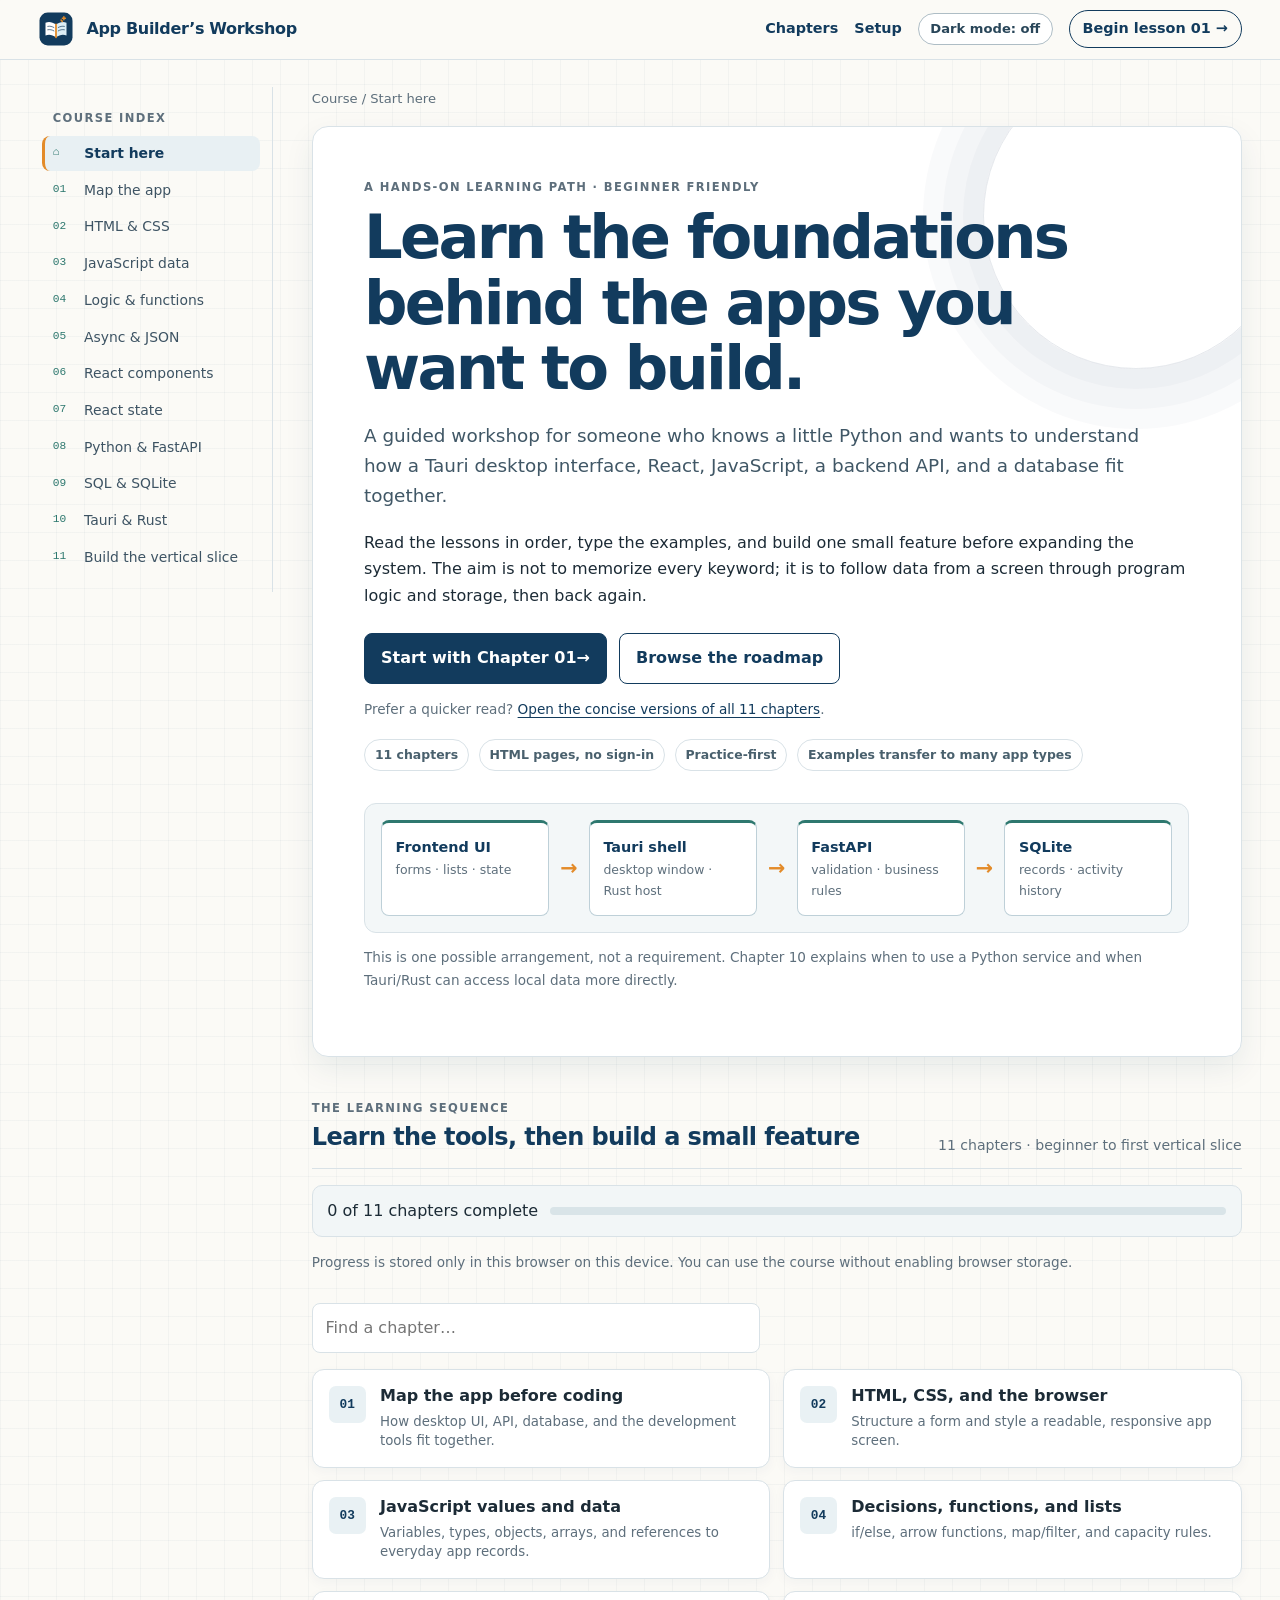
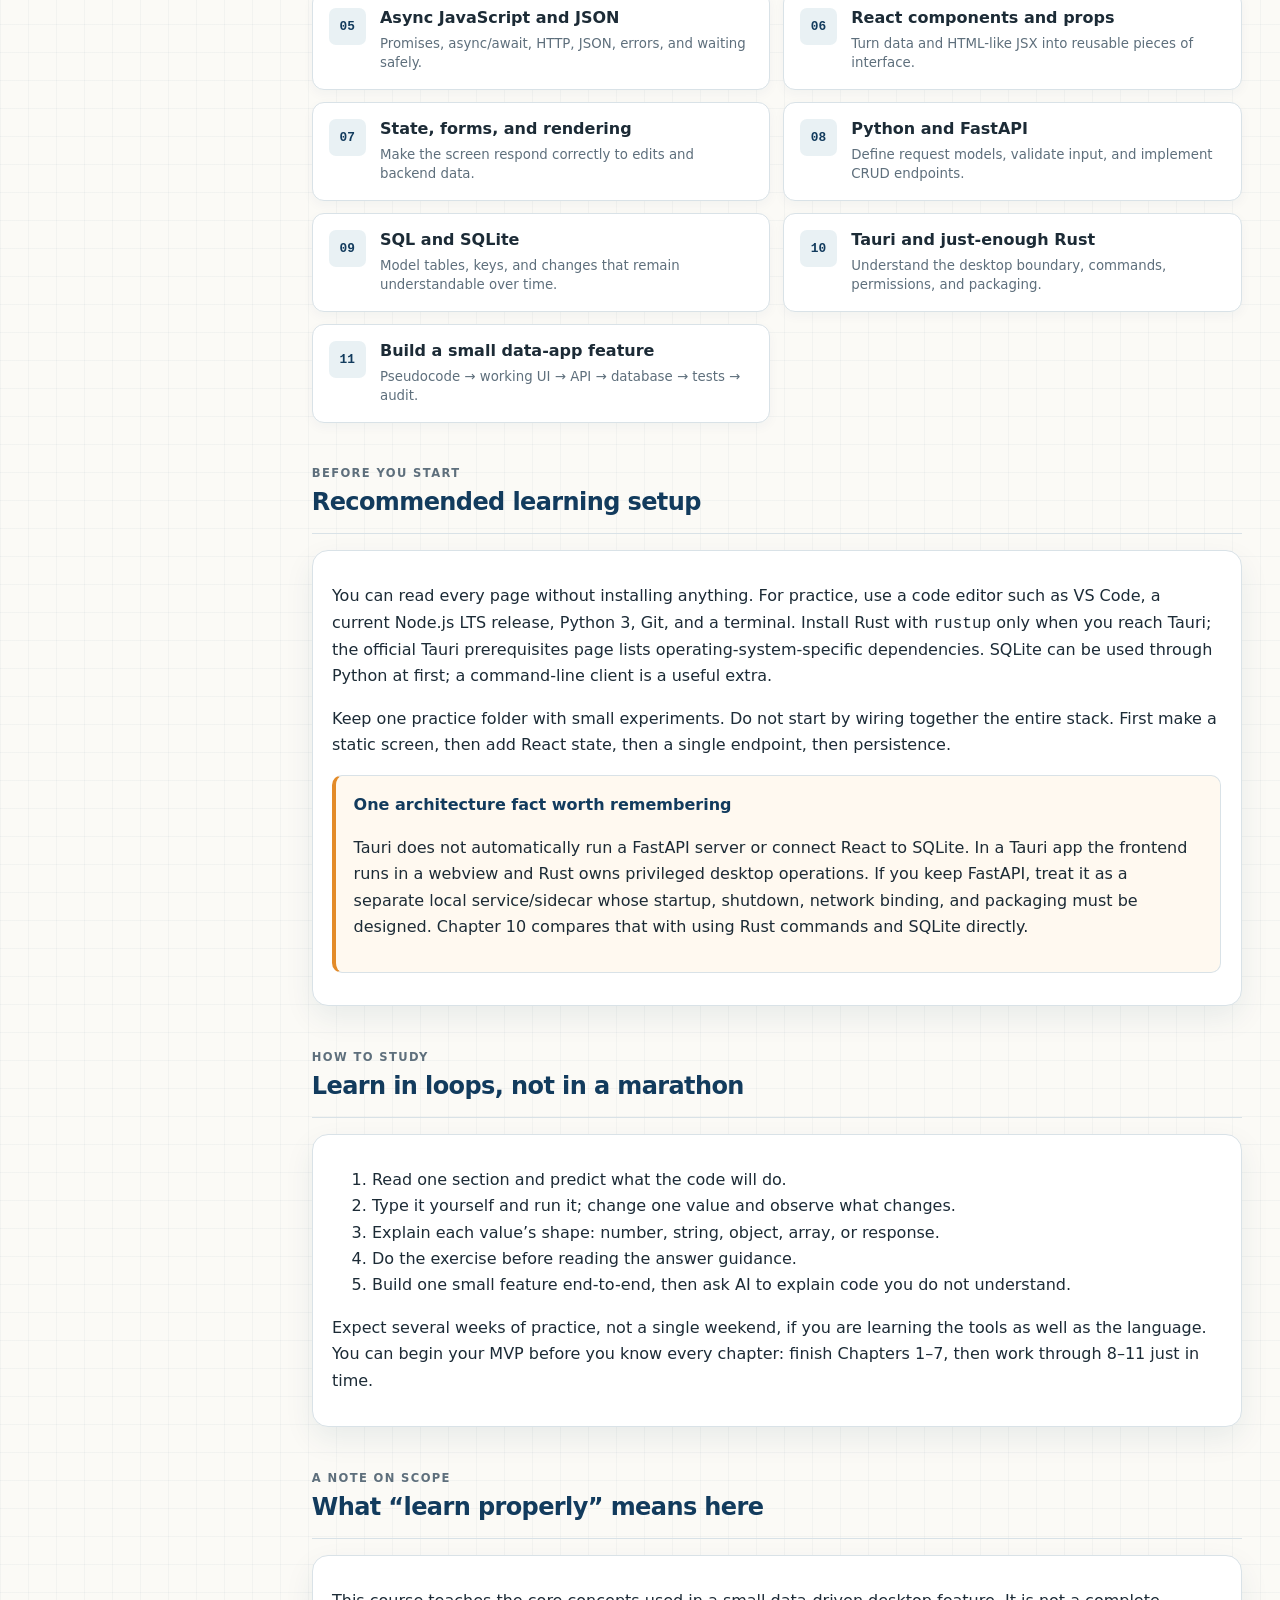
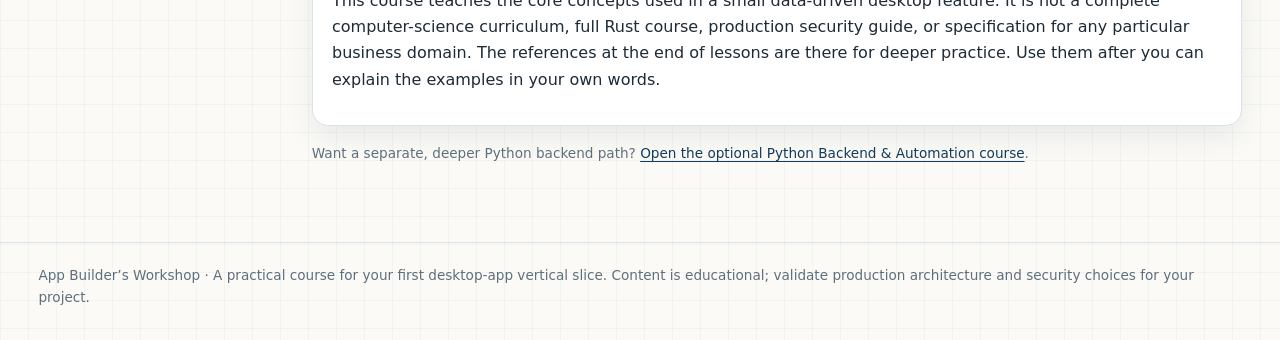
<file: index.html>
<!doctype html>
<html lang="en">
<head>
  <meta charset="utf-8">
  <meta name="viewport" content="width=device-width, initial-scale=1">
  <meta name="description" content="A practical beginner course in HTML, CSS, JavaScript, React, Python, FastAPI, SQLite, and Tauri for building desktop apps.">
  <title>Build a Desktop App — Beginner’s Coding Course</title>
  <link rel="icon" href="assets/course-mark.svg" type="image/svg+xml">
  <script>(()=>{let saved=null;try{saved=localStorage.getItem("app-workshop-theme");}catch{}const theme=saved==="dark"||saved==="light"?saved:(matchMedia("(prefers-color-scheme: dark)").matches?"dark":"light");document.documentElement.dataset.theme=theme;})();</script>
  <link rel="stylesheet" href="assets/site.css">
</head>
<body data-course-home>
  <a class="skip-link" href="#main">Skip to content</a>
  <header class="topbar"><div class="topbar-inner">
    <a class="brand" href="index.html"><img src="assets/course-mark.svg" alt=""><span>App Builder’s Workshop</span></a>
    <nav class="topnav" aria-label="Main navigation"><a href="#roadmap">Chapters</a><a href="#setup">Setup</a><button class="theme-toggle" type="button" data-theme-toggle aria-pressed="false">Dark mode: off</button><a class="nav-pill" href="chapters/01-app-map.html">Begin lesson 01 →</a></nav>
  </div></header>
  <div class="reading-progress" aria-hidden="true"><span data-reading-progress></span></div>
  <main id="main" class="layout">
    <aside class="rail" aria-label="Course chapters"><div class="rail-label">Course index</div>
      <a href="#roadmap" aria-current="page"><span class="rail-number">⌂</span>Start here</a>
      <a href="chapters/01-app-map.html"><span class="rail-number">01</span>Map the app</a>
      <a href="chapters/02-html-css.html"><span class="rail-number">02</span>HTML &amp; CSS</a>
      <a href="chapters/03-js-data.html"><span class="rail-number">03</span>JavaScript data</a>
      <a href="chapters/04-js-logic.html"><span class="rail-number">04</span>Logic &amp; functions</a>
      <a href="chapters/05-async-json.html"><span class="rail-number">05</span>Async &amp; JSON</a>
      <a href="chapters/06-react-components.html"><span class="rail-number">06</span>React components</a>
      <a href="chapters/07-react-state.html"><span class="rail-number">07</span>React state</a>
      <a href="chapters/08-python-fastapi.html"><span class="rail-number">08</span>Python &amp; FastAPI</a>
      <a href="chapters/09-sqlite.html"><span class="rail-number">09</span>SQL &amp; SQLite</a>
      <a href="chapters/10-tauri-rust.html"><span class="rail-number">10</span>Tauri &amp; Rust</a>
      <a href="chapters/11-capstone.html"><span class="rail-number">11</span>Build the vertical slice</a>
    </aside>
    <div class="main">
      <div class="crumbs"><span>Course / Start here</span></div>
      <section class="hero">
        <div class="eyebrow">A hands-on learning path · beginner friendly</div>
        <h1>Learn the foundations behind the apps you want to build.</h1>
        <p class="lead">A guided workshop for someone who knows a little Python and wants to understand how a Tauri desktop interface, React, JavaScript, a backend API, and a database fit together.</p>
        <p>Read the lessons in order, type the examples, and build one small feature before expanding the system. The aim is not to memorize every keyword; it is to follow data from a screen through program logic and storage, then back again.</p>
        <div class="hero-actions"><a class="button" href="chapters/01-app-map.html">Start with Chapter 01 <span aria-hidden="true">→</span></a><a class="button secondary" href="#roadmap">Browse the roadmap</a></div>
        <p class="small muted">Prefer a quicker read? <a href="short-chapters/index.html">Open the concise versions of all 11 chapters</a>.</p>
        <div class="status-strip"><span class="status-chip">11 chapters</span><span class="status-chip">HTML pages, no sign-in</span><span class="status-chip">Practice-first</span><span class="status-chip">Examples transfer to many app types</span></div>
        <div class="hero-diagram" role="img" aria-label="Architecture sketch: React interface inside Tauri sends a request to a FastAPI service, which reads and writes SQLite.">
          <div class="diagram-row"><div class="diagram-box"><strong>Frontend UI</strong><span>forms · lists · state</span></div><span class="diagram-arrow" aria-hidden="true">→</span><div class="diagram-box"><strong>Tauri shell</strong><span>desktop window · Rust host</span></div><span class="diagram-arrow" aria-hidden="true">→</span><div class="diagram-box"><strong>FastAPI</strong><span>validation · business rules</span></div><span class="diagram-arrow" aria-hidden="true">→</span><div class="diagram-box"><strong>SQLite</strong><span>records · activity history</span></div></div>
        </div>
        <p class="small muted">This is one possible arrangement, not a requirement. Chapter 10 explains when to use a Python service and when Tauri/Rust can access local data more directly.</p>
      </section>

      <section id="roadmap">
        <div class="section-heading"><div><div class="eyebrow">The learning sequence</div><h2>Learn the tools, then build a small feature</h2></div><p>11 chapters · beginner to first vertical slice</p></div>
        <div class="course-progress" data-course-progress data-total="11"><span data-progress-label>0 of 11 chapters complete</span><div class="progress-track" aria-hidden="true"><span></span></div></div>
        <p class="small muted">Progress is stored only in this browser on this device. You can use the course without enabling browser storage.</p>
        <label class="sr-only" for="chapter-filter">Filter chapters</label><input id="chapter-filter" data-chapter-filter type="search" placeholder="Find a chapter…" style="width:100%;max-width:28rem;margin:1rem 0;padding:.7rem .8rem;border:1px solid var(--line);border-radius:8px;background:white">
        <div class="roadmap">
          <a class="chapter-card" data-chapter-card href="chapters/01-app-map.html"><span class="index">01</span><span><strong>Map the app before coding</strong><small>How desktop UI, API, database, and the development tools fit together.</small></span></a>
          <a class="chapter-card" data-chapter-card href="chapters/02-html-css.html"><span class="index">02</span><span><strong>HTML, CSS, and the browser</strong><small>Structure a form and style a readable, responsive app screen.</small></span></a>
          <a class="chapter-card" data-chapter-card href="chapters/03-js-data.html"><span class="index">03</span><span><strong>JavaScript values and data</strong><small>Variables, types, objects, arrays, and references to everyday app records.</small></span></a>
          <a class="chapter-card" data-chapter-card href="chapters/04-js-logic.html"><span class="index">04</span><span><strong>Decisions, functions, and lists</strong><small>if/else, arrow functions, map/filter, and capacity rules.</small></span></a>
          <a class="chapter-card" data-chapter-card href="chapters/05-async-json.html"><span class="index">05</span><span><strong>Async JavaScript and JSON</strong><small>Promises, async/await, HTTP, JSON, errors, and waiting safely.</small></span></a>
          <a class="chapter-card" data-chapter-card href="chapters/06-react-components.html"><span class="index">06</span><span><strong>React components and props</strong><small>Turn data and HTML-like JSX into reusable pieces of interface.</small></span></a>
          <a class="chapter-card" data-chapter-card href="chapters/07-react-state.html"><span class="index">07</span><span><strong>State, forms, and rendering</strong><small>Make the screen respond correctly to edits and backend data.</small></span></a>
          <a class="chapter-card" data-chapter-card href="chapters/08-python-fastapi.html"><span class="index">08</span><span><strong>Python and FastAPI</strong><small>Define request models, validate input, and implement CRUD endpoints.</small></span></a>
          <a class="chapter-card" data-chapter-card href="chapters/09-sqlite.html"><span class="index">09</span><span><strong>SQL and SQLite</strong><small>Model tables, keys, and changes that remain understandable over time.</small></span></a>
          <a class="chapter-card" data-chapter-card href="chapters/10-tauri-rust.html"><span class="index">10</span><span><strong>Tauri and just-enough Rust</strong><small>Understand the desktop boundary, commands, permissions, and packaging.</small></span></a>
          <a class="chapter-card" data-chapter-card href="chapters/11-capstone.html"><span class="index">11</span><span><strong>Build a small data-app feature</strong><small>Pseudocode → working UI → API → database → tests → audit.</small></span></a>
        </div>
      </section>

      <section id="setup">
        <div class="section-heading"><div><div class="eyebrow">Before you start</div><h2>Recommended learning setup</h2></div></div>
        <div class="content-card" style="padding:1rem 1.2rem">
          <p>You can read every page without installing anything. For practice, use a code editor such as VS Code, a current Node.js LTS release, Python 3, Git, and a terminal. Install Rust with <code>rustup</code> only when you reach Tauri; the official Tauri prerequisites page lists operating-system-specific dependencies. SQLite can be used through Python at first; a command-line client is a useful extra.</p>
          <p>Keep one practice folder with small experiments. Do not start by wiring together the entire stack. First make a static screen, then add React state, then a single endpoint, then persistence.</p>
          <div class="callout"><h2>One architecture fact worth remembering</h2><p>Tauri does not automatically run a FastAPI server or connect React to SQLite. In a Tauri app the frontend runs in a webview and Rust owns privileged desktop operations. If you keep FastAPI, treat it as a separate local service/sidecar whose startup, shutdown, network binding, and packaging must be designed. Chapter 10 compares that with using Rust commands and SQLite directly.</p></div>
        </div>
      </section>
      <section>
        <div class="section-heading"><div><div class="eyebrow">How to study</div><h2>Learn in loops, not in a marathon</h2></div></div>
        <div class="content-card" style="padding:1rem 1.2rem">
          <ol><li>Read one section and predict what the code will do.</li><li>Type it yourself and run it; change one value and observe what changes.</li><li>Explain each value’s shape: number, string, object, array, or response.</li><li>Do the exercise before reading the answer guidance.</li><li>Build one small feature end-to-end, then ask AI to explain code you do not understand.</li></ol>
          <p>Expect several weeks of practice, not a single weekend, if you are learning the tools as well as the language. You can begin your MVP before you know every chapter: finish Chapters 1–7, then work through 8–11 just in time.</p>
        </div>
      </section>
      <section>
        <div class="section-heading"><div><div class="eyebrow">A note on scope</div><h2>What “learn properly” means here</h2></div></div>
        <div class="content-card" style="padding:1rem 1.2rem"><p>This course teaches the core concepts used in a small data-driven desktop feature. It is not a complete computer-science curriculum, full Rust course, production security guide, or specification for any particular business domain. The references at the end of lessons are there for deeper practice. Use them after you can explain the examples in your own words.</p></div>
        <p class="small muted" style="margin-top:1rem">Want a separate, deeper Python backend path? <a href="python-course/index.html">Open the optional Python Backend &amp; Automation course</a>.</p>
      </section>
    </div>
  </main>
  <footer class="footer">App Builder’s Workshop · A practical course for your first desktop-app vertical slice. Content is educational; validate production architecture and security choices for your project.</footer>
  <script src="assets/site.js" defer></script>
</body>
</html>
</file>
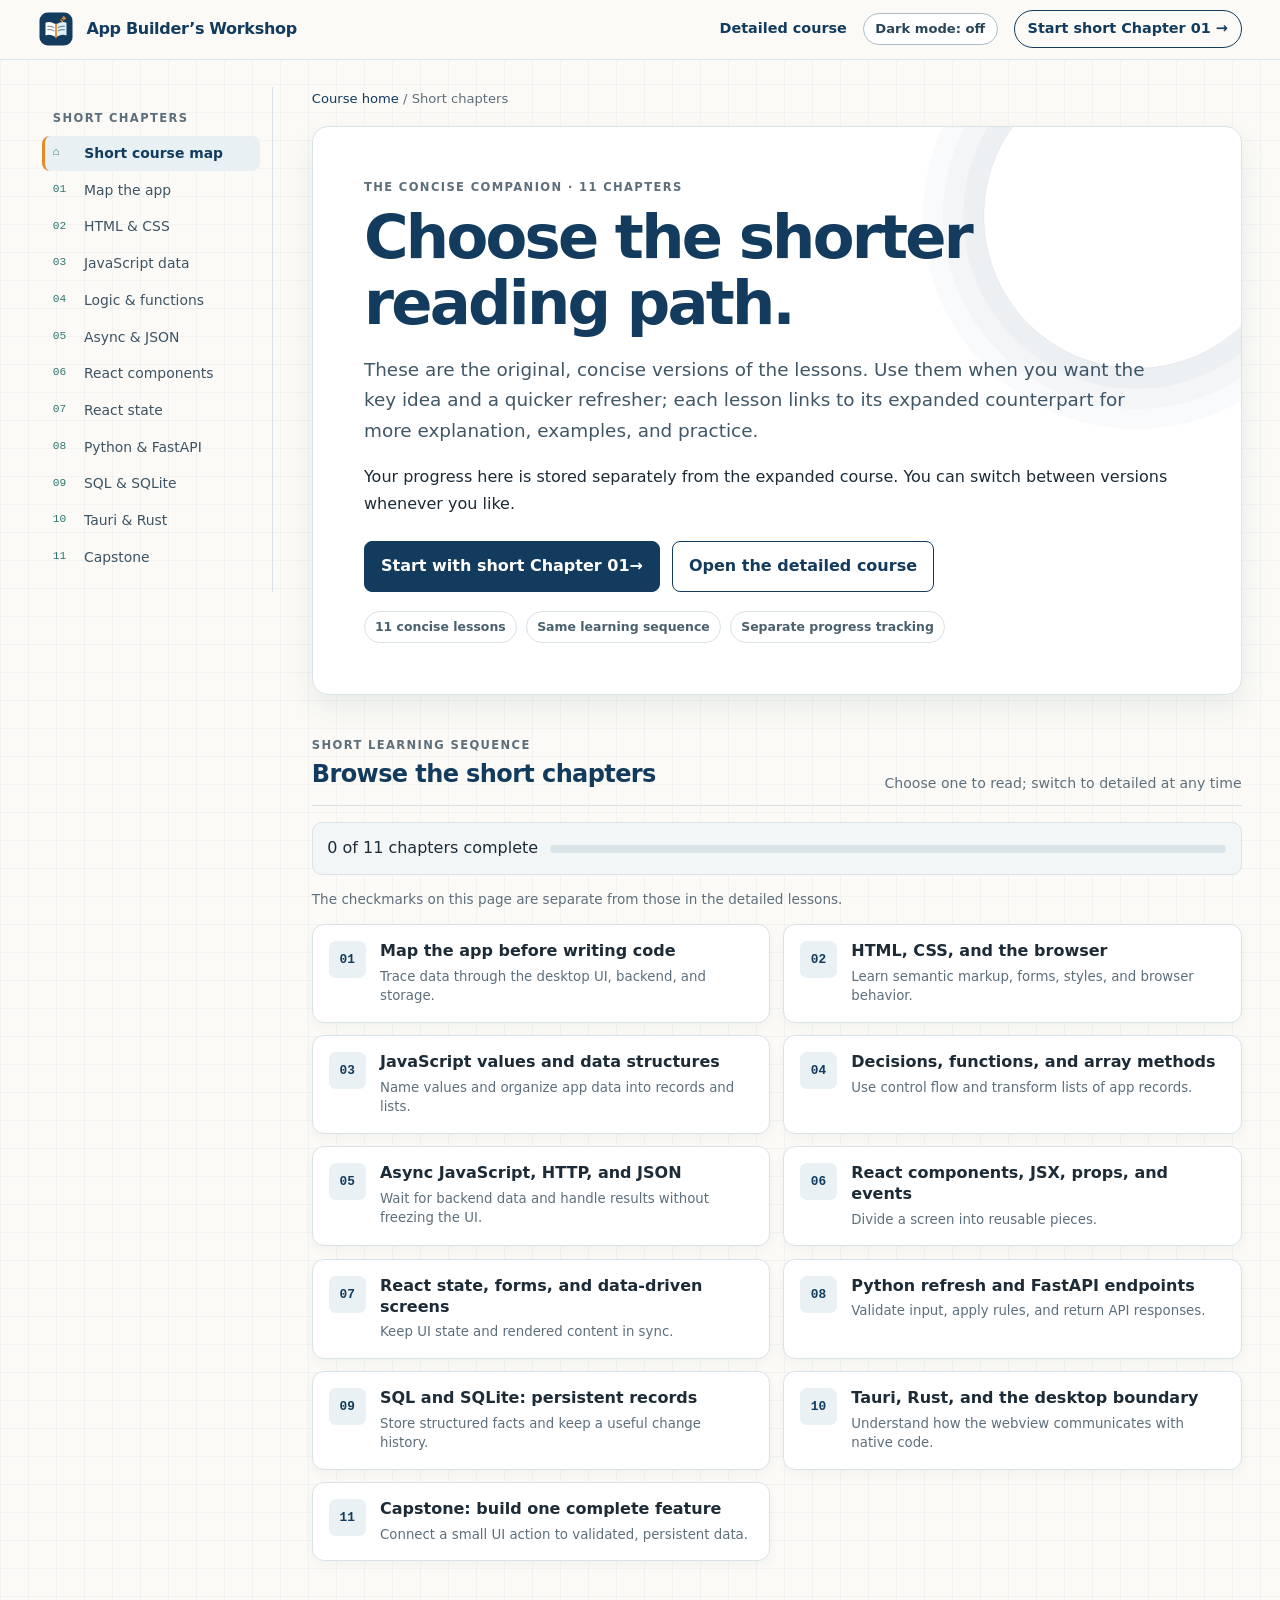
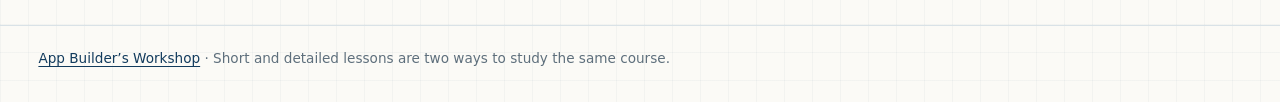
<file: short-chapters/index.html>
<!doctype html>
<html lang="en">
<head>
  <meta charset="utf-8">
  <meta name="viewport" content="width=device-width, initial-scale=1">
  <meta name="description" content="A quick-reading version of the 11-chapter beginner course for building a Tauri desktop app.">
  <title>Short Chapters — App Builder’s Workshop</title>
  <link rel="icon" href="../assets/course-mark.svg" type="image/svg+xml">
  <script>(()=>{let saved=null;try{saved=localStorage.getItem("app-workshop-theme");}catch{}const theme=saved==="dark"||saved==="light"?saved:(matchMedia("(prefers-color-scheme: dark)").matches?"dark":"light");document.documentElement.dataset.theme=theme;})();</script>
  <link rel="stylesheet" href="../assets/site.css">
</head>
<body data-track="short">
  <a class="skip-link" href="#main">Skip to content</a>
  <header class="topbar"><div class="topbar-inner">
    <a class="brand" href="../index.html"><img src="../assets/course-mark.svg" alt=""><span>App Builder’s Workshop</span></a>
    <nav class="topnav" aria-label="Main navigation"><a href="../index.html">Detailed course</a><button class="theme-toggle" type="button" data-theme-toggle aria-pressed="false">Dark mode: off</button><a class="nav-pill" href="01-app-map.html">Start short Chapter 01 →</a></nav>
  </div></header>
  <div class="reading-progress" aria-hidden="true"><span data-reading-progress></span></div>
  <main id="main" class="layout">
    <aside class="rail" aria-label="Short course chapters"><div class="rail-label">Short chapters</div>
      <a href="#roadmap" aria-current="page"><span class="rail-number">⌂</span>Short course map</a>
      <a href="01-app-map.html"><span class="rail-number">01</span>Map the app</a>
      <a href="02-html-css.html"><span class="rail-number">02</span>HTML &amp; CSS</a>
      <a href="03-js-data.html"><span class="rail-number">03</span>JavaScript data</a>
      <a href="04-js-logic.html"><span class="rail-number">04</span>Logic &amp; functions</a>
      <a href="05-async-json.html"><span class="rail-number">05</span>Async &amp; JSON</a>
      <a href="06-react-components.html"><span class="rail-number">06</span>React components</a>
      <a href="07-react-state.html"><span class="rail-number">07</span>React state</a>
      <a href="08-python-fastapi.html"><span class="rail-number">08</span>Python &amp; FastAPI</a>
      <a href="09-sqlite.html"><span class="rail-number">09</span>SQL &amp; SQLite</a>
      <a href="10-tauri-rust.html"><span class="rail-number">10</span>Tauri &amp; Rust</a>
      <a href="11-capstone.html"><span class="rail-number">11</span>Capstone</a>
    </aside>
    <div class="main">
      <div class="crumbs"><a href="../index.html">Course home</a> / Short chapters</div>
      <section class="hero">
        <div class="eyebrow">The concise companion · 11 chapters</div>
        <h1>Choose the shorter reading path.</h1>
        <p class="lead">These are the original, concise versions of the lessons. Use them when you want the key idea and a quicker refresher; each lesson links to its expanded counterpart for more explanation, examples, and practice.</p>
        <p>Your progress here is stored separately from the expanded course. You can switch between versions whenever you like.</p>
        <div class="hero-actions"><a class="button" href="01-app-map.html">Start with short Chapter 01 <span aria-hidden="true">→</span></a><a class="button secondary" href="../index.html">Open the detailed course</a></div>
        <div class="status-strip"><span class="status-chip">11 concise lessons</span><span class="status-chip">Same learning sequence</span><span class="status-chip">Separate progress tracking</span></div>
      </section>
      <section id="roadmap">
        <div class="section-heading"><div><div class="eyebrow">Short learning sequence</div><h2>Browse the short chapters</h2></div><p>Choose one to read; switch to detailed at any time</p></div>
        <div class="course-progress" data-course-progress data-total="11"><span data-progress-label>0 of 11 chapters complete</span><div class="progress-track" aria-hidden="true"><span></span></div></div>
        <p class="small muted">The checkmarks on this page are separate from those in the detailed lessons.</p>
        <div class="roadmap">
          <a class="chapter-card" data-chapter-card href="01-app-map.html"><span class="index">01</span><span><strong>Map the app before writing code</strong><small>Trace data through the desktop UI, backend, and storage.</small></span></a>
          <a class="chapter-card" data-chapter-card href="02-html-css.html"><span class="index">02</span><span><strong>HTML, CSS, and the browser</strong><small>Learn semantic markup, forms, styles, and browser behavior.</small></span></a>
          <a class="chapter-card" data-chapter-card href="03-js-data.html"><span class="index">03</span><span><strong>JavaScript values and data structures</strong><small>Name values and organize app data into records and lists.</small></span></a>
          <a class="chapter-card" data-chapter-card href="04-js-logic.html"><span class="index">04</span><span><strong>Decisions, functions, and array methods</strong><small>Use control flow and transform lists of app records.</small></span></a>
          <a class="chapter-card" data-chapter-card href="05-async-json.html"><span class="index">05</span><span><strong>Async JavaScript, HTTP, and JSON</strong><small>Wait for backend data and handle results without freezing the UI.</small></span></a>
          <a class="chapter-card" data-chapter-card href="06-react-components.html"><span class="index">06</span><span><strong>React components, JSX, props, and events</strong><small>Divide a screen into reusable pieces.</small></span></a>
          <a class="chapter-card" data-chapter-card href="07-react-state.html"><span class="index">07</span><span><strong>React state, forms, and data-driven screens</strong><small>Keep UI state and rendered content in sync.</small></span></a>
          <a class="chapter-card" data-chapter-card href="08-python-fastapi.html"><span class="index">08</span><span><strong>Python refresh and FastAPI endpoints</strong><small>Validate input, apply rules, and return API responses.</small></span></a>
          <a class="chapter-card" data-chapter-card href="09-sqlite.html"><span class="index">09</span><span><strong>SQL and SQLite: persistent records</strong><small>Store structured facts and keep a useful change history.</small></span></a>
          <a class="chapter-card" data-chapter-card href="10-tauri-rust.html"><span class="index">10</span><span><strong>Tauri, Rust, and the desktop boundary</strong><small>Understand how the webview communicates with native code.</small></span></a>
          <a class="chapter-card" data-chapter-card href="11-capstone.html"><span class="index">11</span><span><strong>Capstone: build one complete feature</strong><small>Connect a small UI action to validated, persistent data.</small></span></a>
        </div>
      </section>
    </div>
  </main>
  <footer class="footer"><a href="../index.html">App Builder’s Workshop</a> · Short and detailed lessons are two ways to study the same course.</footer>
  <script src="../assets/site.js" defer></script>
</body>
</html>
</file>
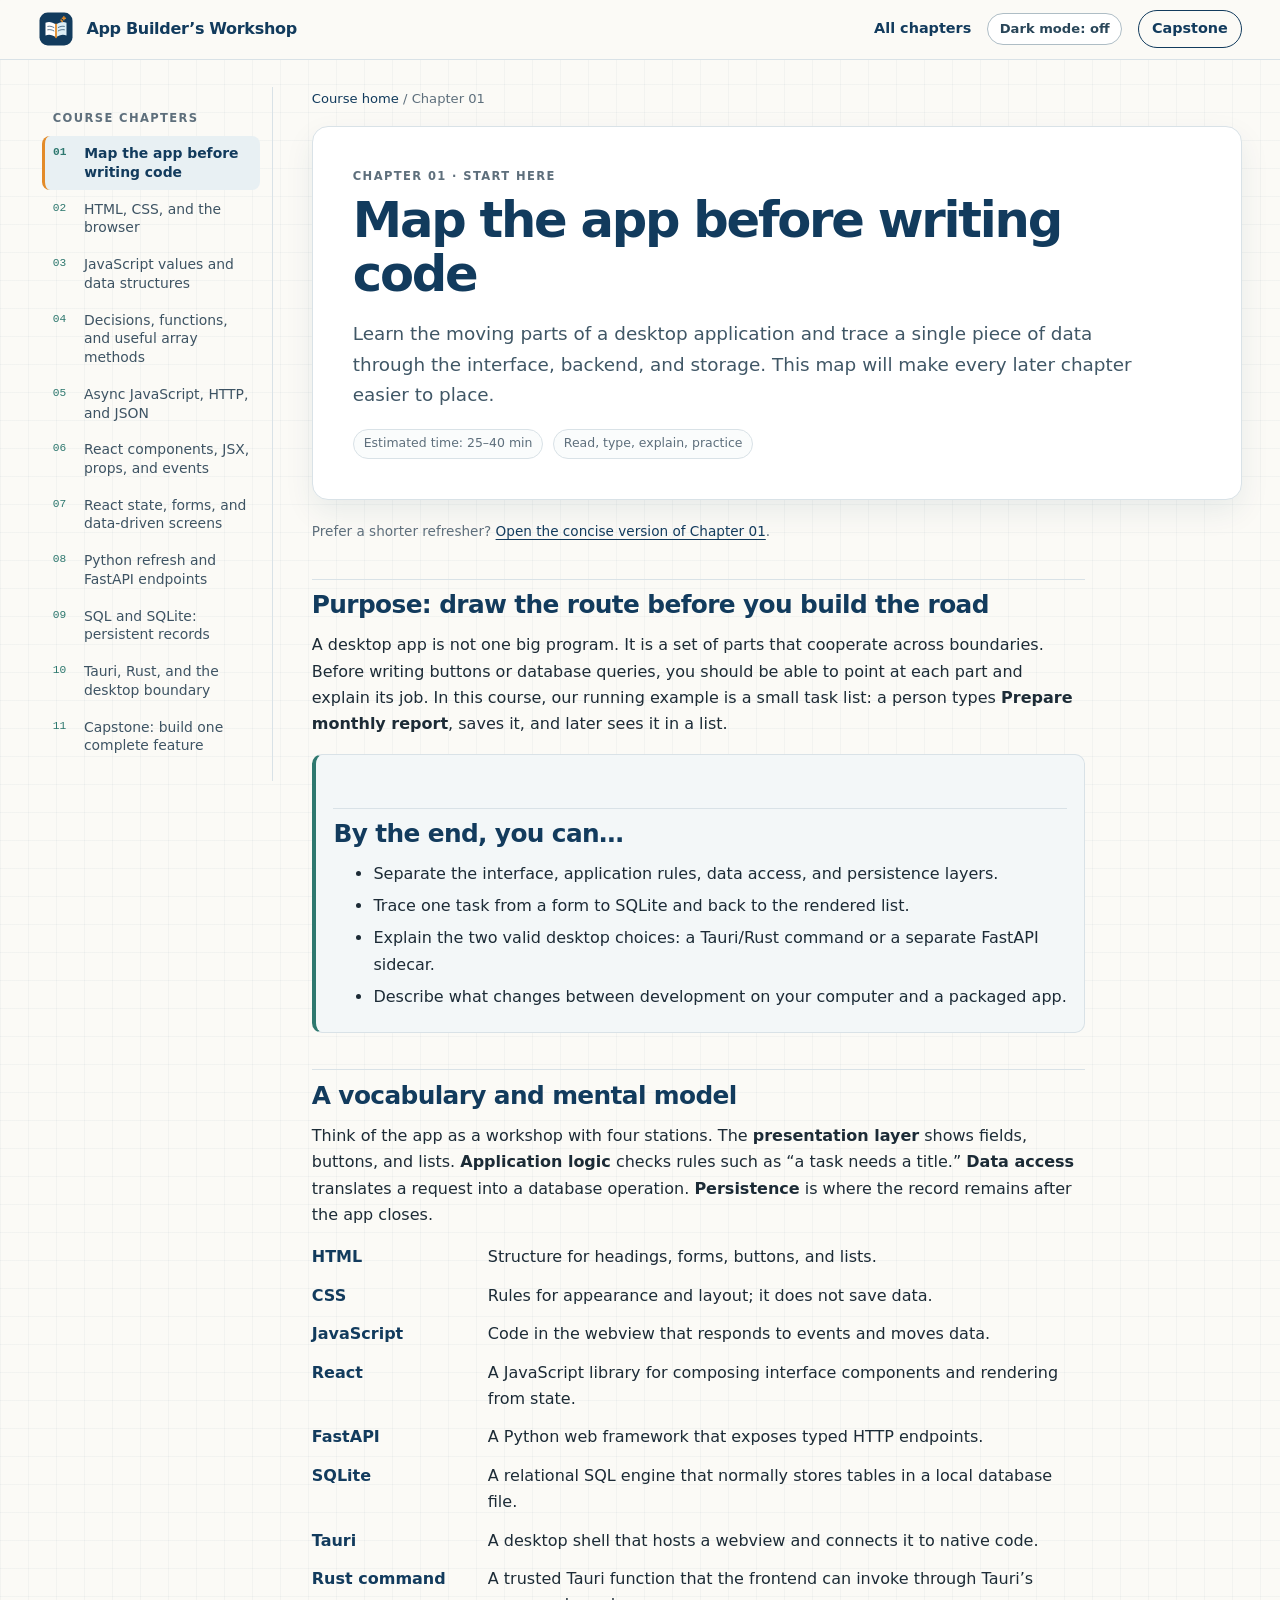
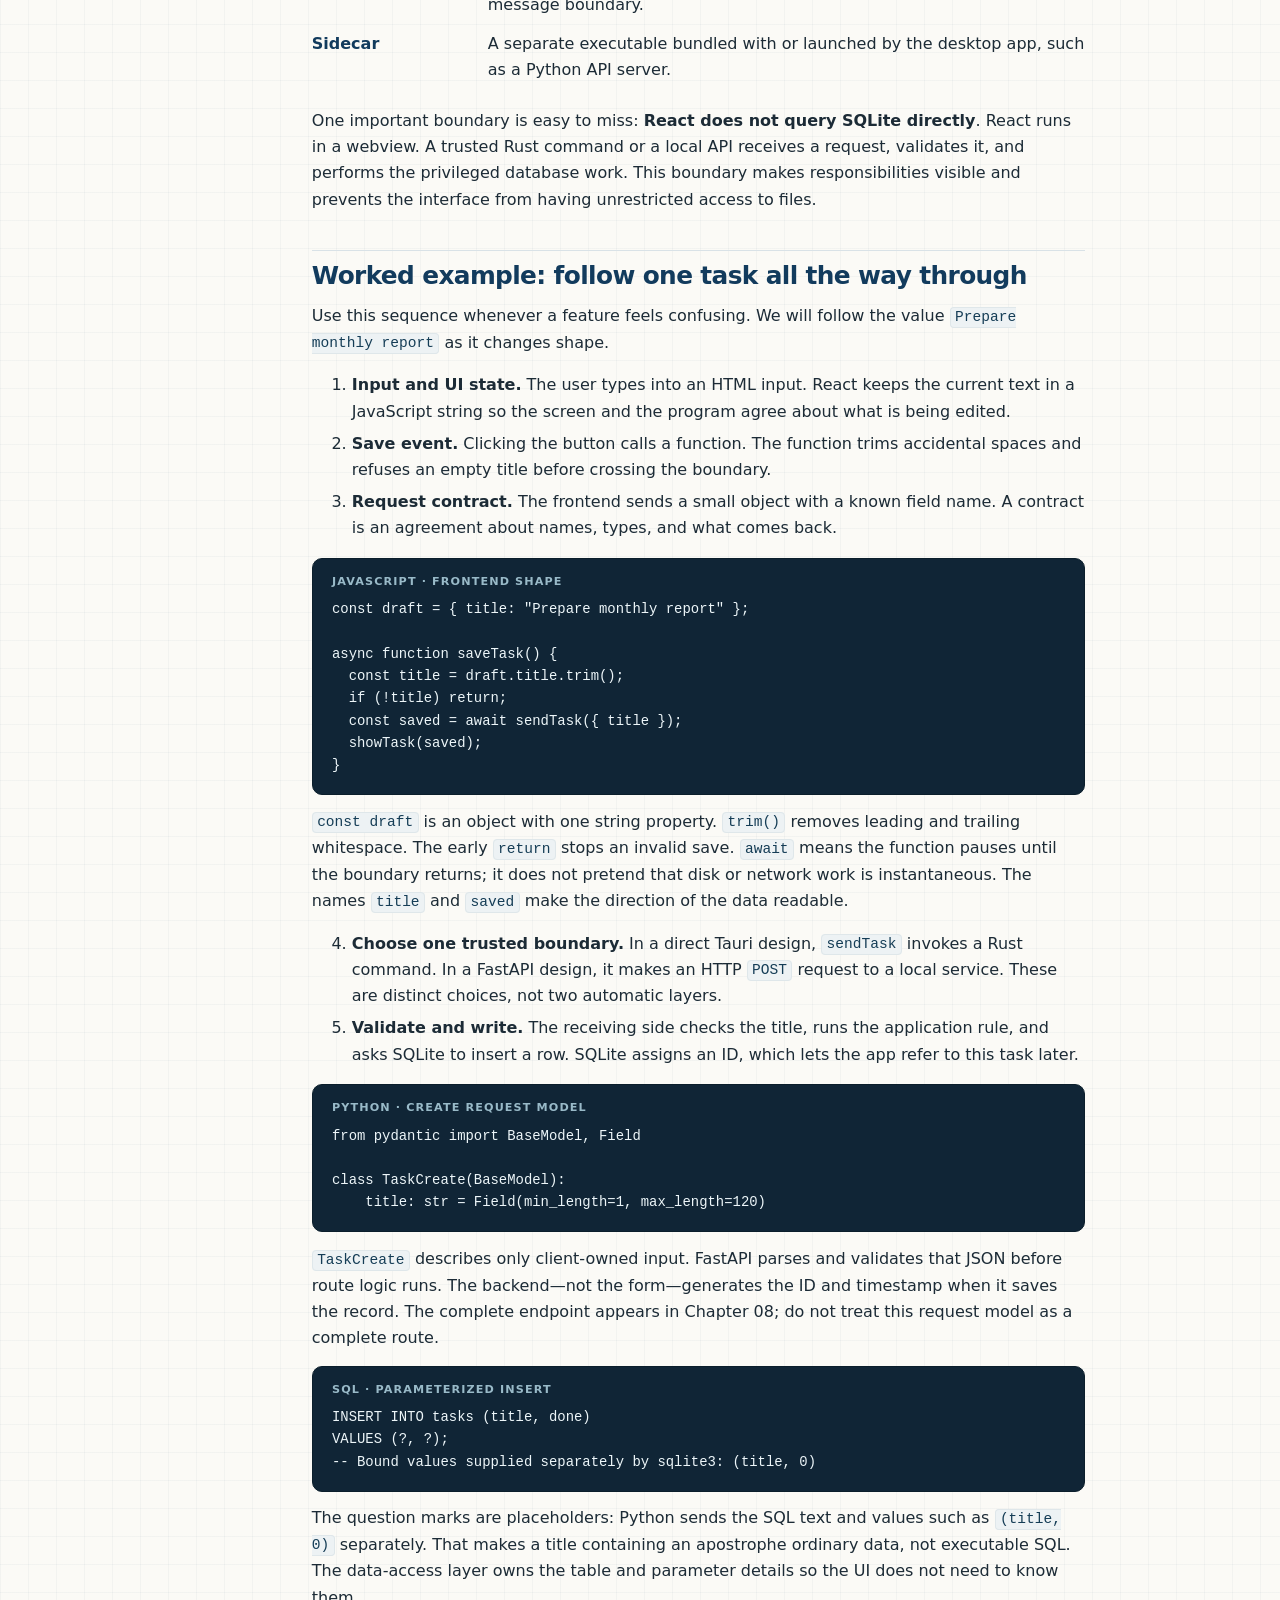
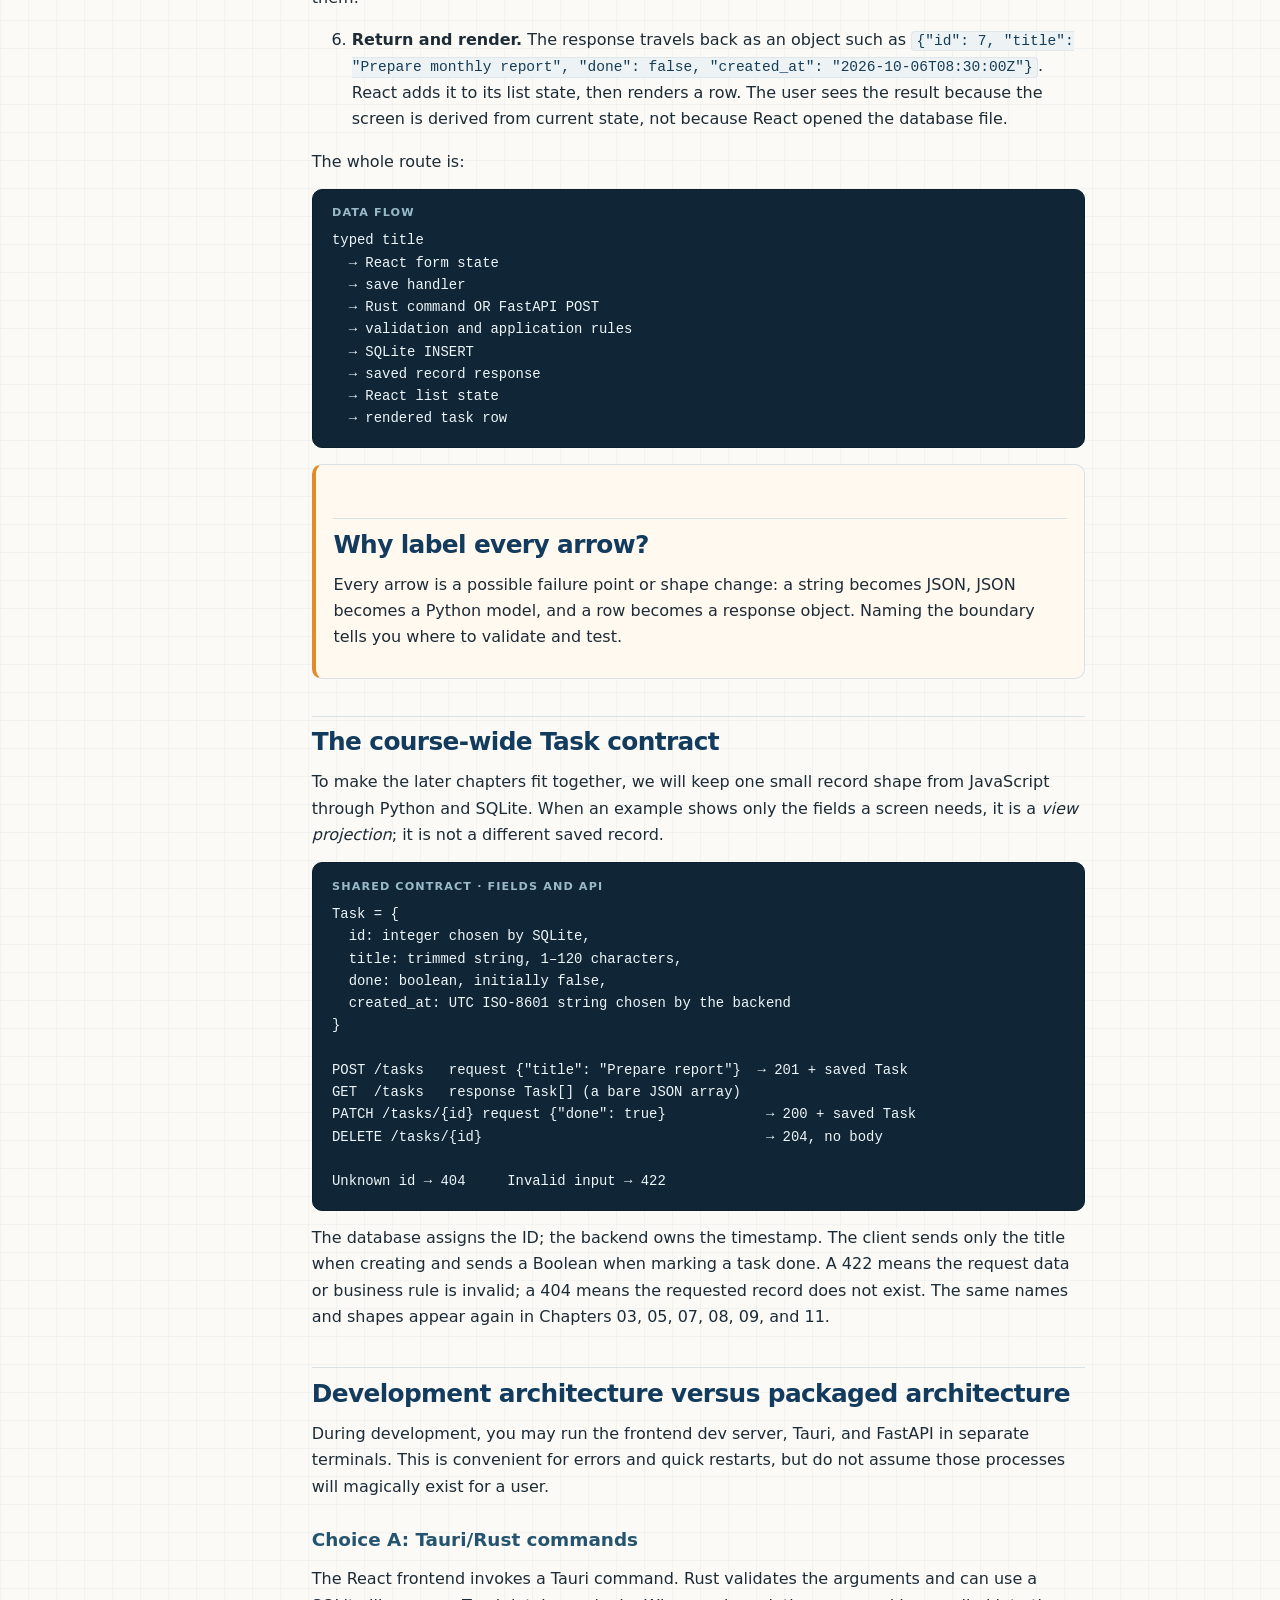
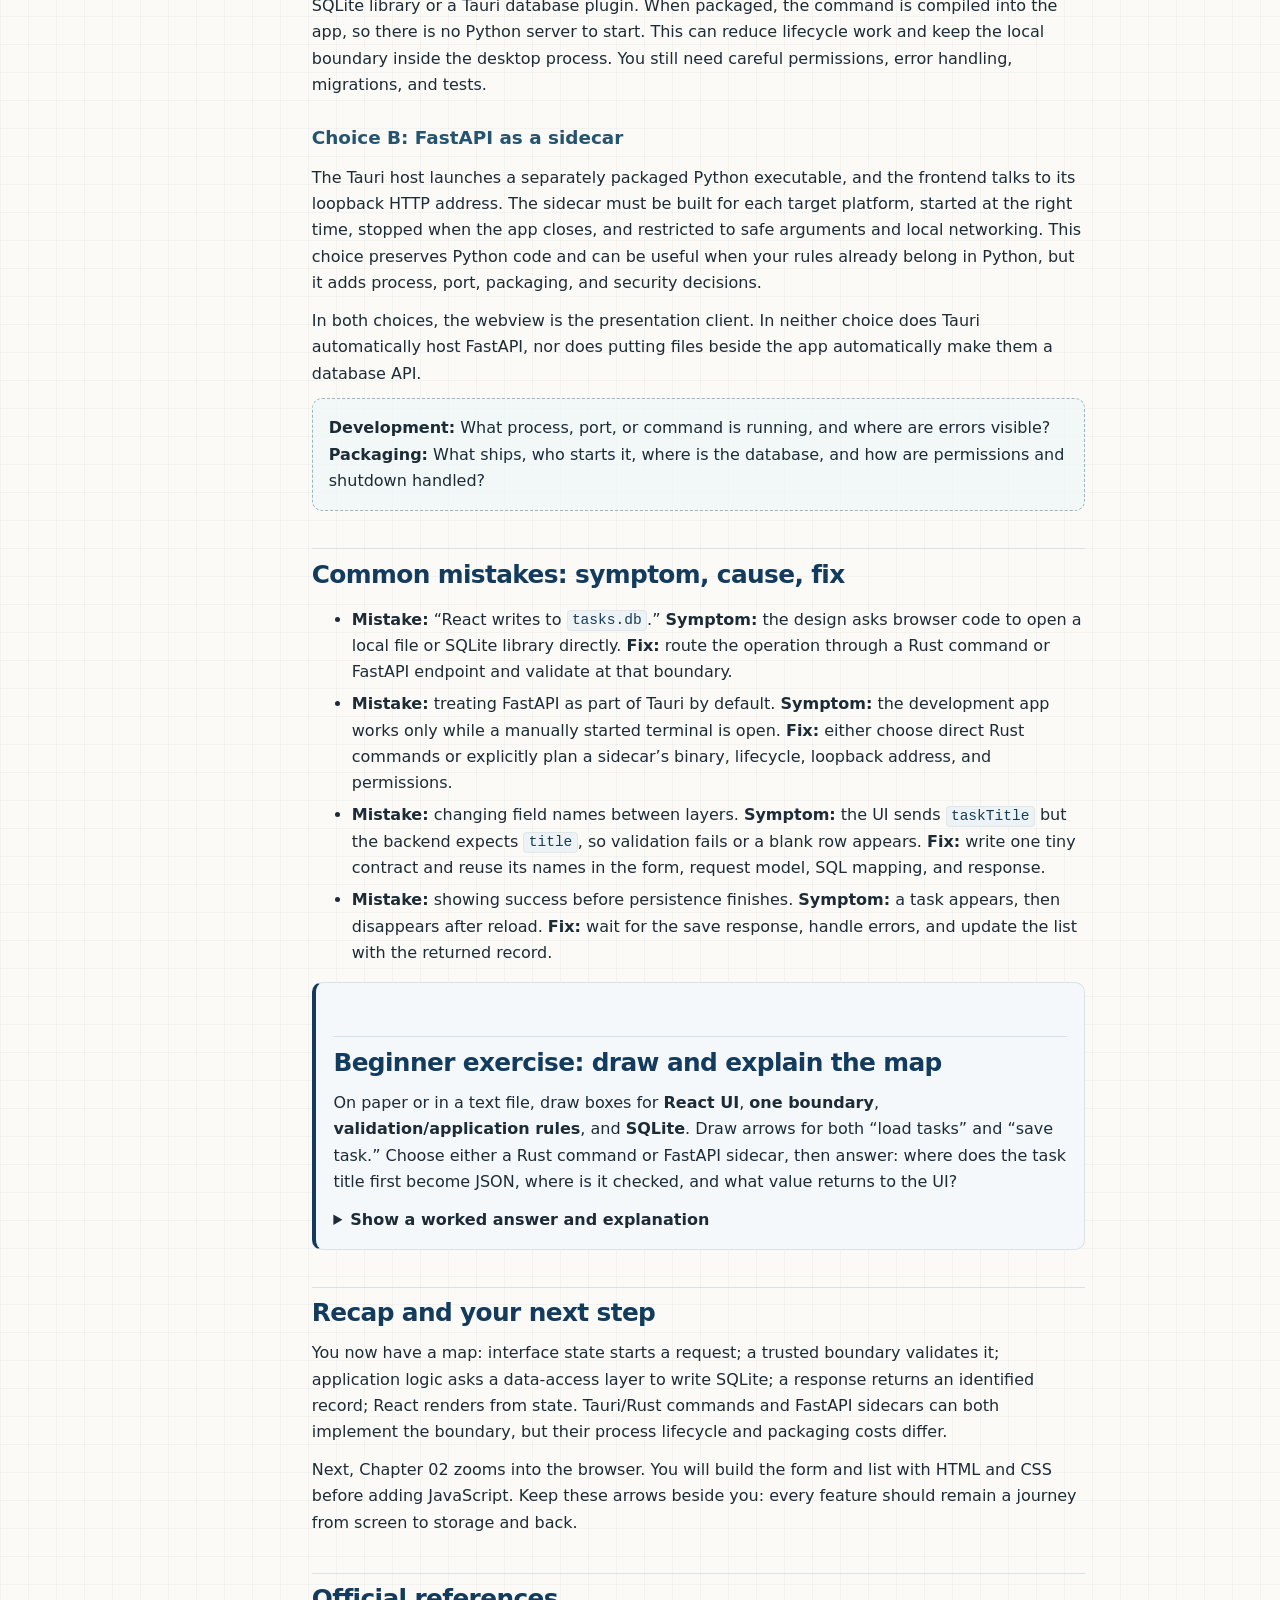
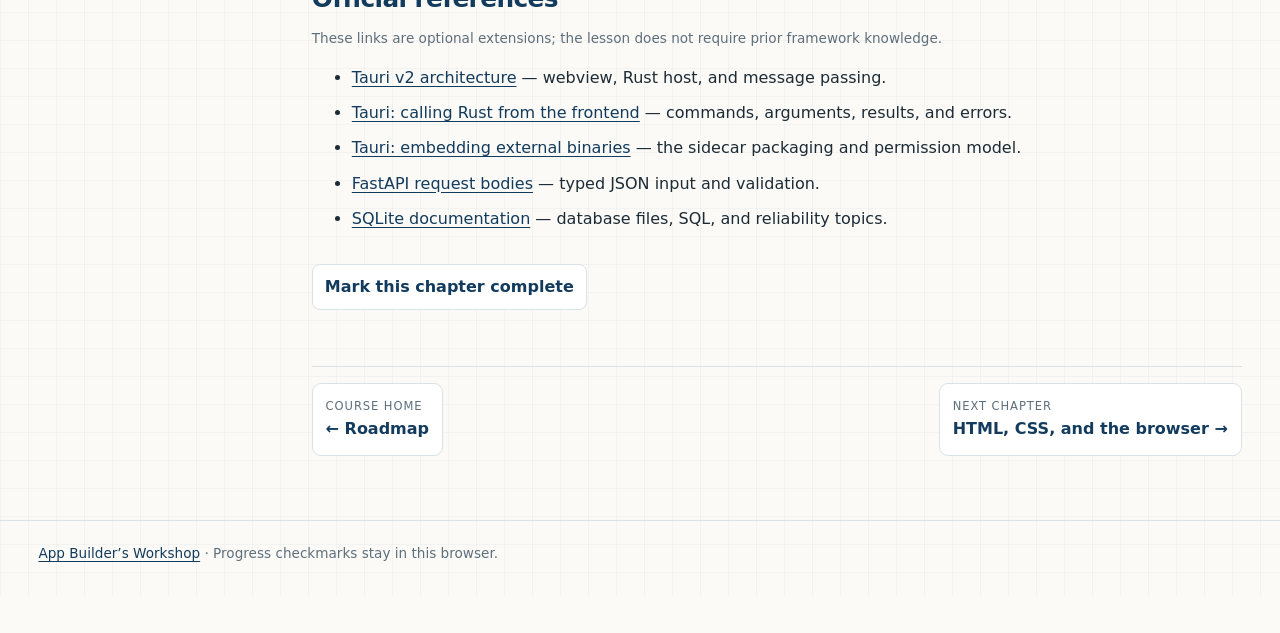
<file: chapters/01-app-map.html>
<!doctype html>
<html lang="en"><head><meta charset="utf-8"><meta name="viewport" content="width=device-width, initial-scale=1">
<meta name="description" content="Learn the moving parts of a desktop application and trace a single piece of data through the interface, backend, and storage. This map will make every later chapter easier to place."><title>01 — Map the app before writing code · App Builder’s Workshop</title>
<link rel="icon" href="../assets/course-mark.svg" type="image/svg+xml"><script>(()=>{let saved=null;try{saved=localStorage.getItem("app-workshop-theme");}catch{}const theme=saved==="dark"||saved==="light"?saved:(matchMedia("(prefers-color-scheme: dark)").matches?"dark":"light");document.documentElement.dataset.theme=theme;})();</script><link rel="stylesheet" href="../assets/site.css"></head>
<body data-chapter="01-app-map"><a class="skip-link" href="#main">Skip to lesson</a>
<header class="topbar"><div class="topbar-inner"><a class="brand" href="../index.html"><img src="../assets/course-mark.svg" alt=""><span>App Builder’s Workshop</span></a><nav class="topnav" aria-label="Main navigation"><a href="../index.html#roadmap">All chapters</a><button class="theme-toggle" type="button" data-theme-toggle aria-pressed="false">Dark mode: off</button><a class="nav-pill" href="11-capstone.html">Capstone</a></nav></div></header>
<div class="reading-progress" aria-hidden="true"><span data-reading-progress></span></div>
<main id="main" class="layout"><aside class="rail" aria-label="Course chapters"><div class="rail-label">Course chapters</div>
<a href="01-app-map.html" aria-current="page"><span class="rail-number">01</span>Map the app before writing code</a>
<a href="02-html-css.html"><span class="rail-number">02</span>HTML, CSS, and the browser</a>
<a href="03-js-data.html"><span class="rail-number">03</span>JavaScript values and data structures</a>
<a href="04-js-logic.html"><span class="rail-number">04</span>Decisions, functions, and useful array methods</a>
<a href="05-async-json.html"><span class="rail-number">05</span>Async JavaScript, HTTP, and JSON</a>
<a href="06-react-components.html"><span class="rail-number">06</span>React components, JSX, props, and events</a>
<a href="07-react-state.html"><span class="rail-number">07</span>React state, forms, and data-driven screens</a>
<a href="08-python-fastapi.html"><span class="rail-number">08</span>Python refresh and FastAPI endpoints</a>
<a href="09-sqlite.html"><span class="rail-number">09</span>SQL and SQLite: persistent records</a>
<a href="10-tauri-rust.html"><span class="rail-number">10</span>Tauri, Rust, and the desktop boundary</a>
<a href="11-capstone.html"><span class="rail-number">11</span>Capstone: build one complete feature</a></aside><div class="main">
<div class="crumbs"><a href="../index.html">Course home</a> / Chapter 01</div>
<header class="lesson-header"><div class="eyebrow">Chapter 01 · Start here</div><h1>Map the app before writing code</h1><p class="lead">Learn the moving parts of a desktop application and trace a single piece of data through the interface, backend, and storage. This map will make every later chapter easier to place.</p><div class="lesson-meta"><span>Estimated time: 25–40 min</span><span>Read, type, explain, practice</span></div></header>
<p class="small muted course-mode-switch">Prefer a shorter refresher? <a href="../short-chapters/01-app-map.html">Open the concise version of Chapter 01</a>.</p>
<article class="lesson-content">
<section id="purpose" class="lesson-section">
  <h2>Purpose: draw the route before you build the road</h2>
  <p>A desktop app is not one big program. It is a set of parts that cooperate across boundaries. Before writing buttons or database queries, you should be able to point at each part and explain its job. In this course, our running example is a small task list: a person types <strong>Prepare monthly report</strong>, saves it, and later sees it in a list.</p>
  <div class="outcomes">
    <h2>By the end, you can…</h2>
    <ul>
      <li>Separate the interface, application rules, data access, and persistence layers.</li>
      <li>Trace one task from a form to SQLite and back to the rendered list.</li>
      <li>Explain the two valid desktop choices: a Tauri/Rust command or a separate FastAPI sidecar.</li>
      <li>Describe what changes between development on your computer and a packaged app.</li>
    </ul>
  </div>
</section>

<section id="mental-model" class="lesson-section">
  <h2>A vocabulary and mental model</h2>
  <p>Think of the app as a workshop with four stations. The <strong>presentation layer</strong> shows fields, buttons, and lists. <strong>Application logic</strong> checks rules such as “a task needs a title.” <strong>Data access</strong> translates a request into a database operation. <strong>Persistence</strong> is where the record remains after the app closes.</p>
  <dl class="glossary">
    <dt>HTML</dt><dd>Structure for headings, forms, buttons, and lists.</dd>
    <dt>CSS</dt><dd>Rules for appearance and layout; it does not save data.</dd>
    <dt>JavaScript</dt><dd>Code in the webview that responds to events and moves data.</dd>
    <dt>React</dt><dd>A JavaScript library for composing interface components and rendering from state.</dd>
    <dt>FastAPI</dt><dd>A Python web framework that exposes typed HTTP endpoints.</dd>
    <dt>SQLite</dt><dd>A relational SQL engine that normally stores tables in a local database file.</dd>
    <dt>Tauri</dt><dd>A desktop shell that hosts a webview and connects it to native code.</dd>
    <dt>Rust command</dt><dd>A trusted Tauri function that the frontend can invoke through Tauri’s message boundary.</dd>
    <dt>Sidecar</dt><dd>A separate executable bundled with or launched by the desktop app, such as a Python API server.</dd>
  </dl>
  <p>One important boundary is easy to miss: <strong>React does not query SQLite directly</strong>. React runs in a webview. A trusted Rust command or a local API receives a request, validates it, and performs the privileged database work. This boundary makes responsibilities visible and prevents the interface from having unrestricted access to files.</p>
</section>

<section id="worked-example" class="lesson-section">
  <h2>Worked example: follow one task all the way through</h2>
  <p>Use this sequence whenever a feature feels confusing. We will follow the value <code>Prepare monthly report</code> as it changes shape.</p>
  <ol>
    <li><strong>Input and UI state.</strong> The user types into an HTML input. React keeps the current text in a JavaScript string so the screen and the program agree about what is being edited.</li>
    <li><strong>Save event.</strong> Clicking the button calls a function. The function trims accidental spaces and refuses an empty title before crossing the boundary.</li>
    <li><strong>Request contract.</strong> The frontend sends a small object with a known field name. A contract is an agreement about names, types, and what comes back.</li>
  </ol>
  <pre><span class="code-label">JavaScript · frontend shape</span><code>const draft = { title: "Prepare monthly report" };

async function saveTask() {
  const title = draft.title.trim();
  if (!title) return;
  const saved = await sendTask({ title });
  showTask(saved);
}</code></pre>
  <p><code>const draft</code> is an object with one string property. <code>trim()</code> removes leading and trailing whitespace. The early <code>return</code> stops an invalid save. <code>await</code> means the function pauses until the boundary returns; it does not pretend that disk or network work is instantaneous. The names <code>title</code> and <code>saved</code> make the direction of the data readable.</p>
  <ol start="4">
    <li><strong>Choose one trusted boundary.</strong> In a direct Tauri design, <code>sendTask</code> invokes a Rust command. In a FastAPI design, it makes an HTTP <code>POST</code> request to a local service. These are distinct choices, not two automatic layers.</li>
    <li><strong>Validate and write.</strong> The receiving side checks the title, runs the application rule, and asks SQLite to insert a row. SQLite assigns an ID, which lets the app refer to this task later.</li>
  </ol>
  <pre><span class="code-label">Python · create request model</span><code>from pydantic import BaseModel, Field

class TaskCreate(BaseModel):
    title: str = Field(min_length=1, max_length=120)</code></pre>
  <p><code>TaskCreate</code> describes only client-owned input. FastAPI parses and validates that JSON before route logic runs. The backend—not the form—generates the ID and timestamp when it saves the record. The complete endpoint appears in Chapter 08; do not treat this request model as a complete route.</p>
  <pre><span class="code-label">SQL · parameterized insert</span><code>INSERT INTO tasks (title, done)
VALUES (?, ?);
-- Bound values supplied separately by sqlite3: (title, 0)</code></pre>
  <p>The question marks are placeholders: Python sends the SQL text and values such as <code>(title, 0)</code> separately. That makes a title containing an apostrophe ordinary data, not executable SQL. The data-access layer owns the table and parameter details so the UI does not need to know them.</p>
  <ol start="6">
    <li><strong>Return and render.</strong> The response travels back as an object such as <code>{"id": 7, "title": "Prepare monthly report", "done": false, "created_at": "2026-10-06T08:30:00Z"}</code>. React adds it to its list state, then renders a row. The user sees the result because the screen is derived from current state, not because React opened the database file.</li>
  </ol>
  <p>The whole route is:</p>
  <pre><span class="code-label">Data flow</span><code>typed title
  → React form state
  → save handler
  → Rust command OR FastAPI POST
  → validation and application rules
  → SQLite INSERT
  → saved record response
  → React list state
  → rendered task row</code></pre>
  <div class="callout">
    <h2>Why label every arrow?</h2>
    <p>Every arrow is a possible failure point or shape change: a string becomes JSON, JSON becomes a Python model, and a row becomes a response object. Naming the boundary tells you where to validate and test.</p>
  </div>
</section>

<section id="task-contract" class="lesson-section">
  <h2>The course-wide Task contract</h2>
  <p>To make the later chapters fit together, we will keep one small record shape from JavaScript through Python and SQLite. When an example shows only the fields a screen needs, it is a <em>view projection</em>; it is not a different saved record.</p>
  <pre><span class="code-label">Shared contract · fields and API</span><code>Task = {
  id: integer chosen by SQLite,
  title: trimmed string, 1–120 characters,
  done: boolean, initially false,
  created_at: UTC ISO-8601 string chosen by the backend
}

POST /tasks   request {"title": "Prepare report"}  → 201 + saved Task
GET  /tasks   response Task[] (a bare JSON array)
PATCH /tasks/{id} request {"done": true}            → 200 + saved Task
DELETE /tasks/{id}                                  → 204, no body

Unknown id → 404     Invalid input → 422</code></pre>
  <p>The database assigns the ID; the backend owns the timestamp. The client sends only the title when creating and sends a Boolean when marking a task done. A 422 means the request data or business rule is invalid; a 404 means the requested record does not exist. The same names and shapes appear again in Chapters 03, 05, 07, 08, 09, and 11.</p>
</section>

<section id="architecture-choices" class="lesson-section">
  <h2>Development architecture versus packaged architecture</h2>
  <p>During development, you may run the frontend dev server, Tauri, and FastAPI in separate terminals. This is convenient for errors and quick restarts, but do not assume those processes will magically exist for a user.</p>
  <h3>Choice A: Tauri/Rust commands</h3>
  <p>The React frontend invokes a Tauri command. Rust validates the arguments and can use a SQLite library or a Tauri database plugin. When packaged, the command is compiled into the app, so there is no Python server to start. This can reduce lifecycle work and keep the local boundary inside the desktop process. You still need careful permissions, error handling, migrations, and tests.</p>
  <h3>Choice B: FastAPI as a sidecar</h3>
  <p>The Tauri host launches a separately packaged Python executable, and the frontend talks to its loopback HTTP address. The sidecar must be built for each target platform, started at the right time, stopped when the app closes, and restricted to safe arguments and local networking. This choice preserves Python code and can be useful when your rules already belong in Python, but it adds process, port, packaging, and security decisions.</p>
  <p>In both choices, the webview is the presentation client. In neither choice does Tauri automatically host FastAPI, nor does putting files beside the app automatically make them a database API.</p>
  <div class="note-box"><strong>Development:</strong> What process, port, or command is running, and where are errors visible? <br><strong>Packaging:</strong> What ships, who starts it, where is the database, and how are permissions and shutdown handled?</div>
</section>

<section id="mistakes" class="lesson-section">
  <h2>Common mistakes: symptom, cause, fix</h2>
  <ul>
    <li><strong>Mistake:</strong> “React writes to <code>tasks.db</code>.” <strong>Symptom:</strong> the design asks browser code to open a local file or SQLite library directly. <strong>Fix:</strong> route the operation through a Rust command or FastAPI endpoint and validate at that boundary.</li>
    <li><strong>Mistake:</strong> treating FastAPI as part of Tauri by default. <strong>Symptom:</strong> the development app works only while a manually started terminal is open. <strong>Fix:</strong> either choose direct Rust commands or explicitly plan a sidecar’s binary, lifecycle, loopback address, and permissions.</li>
    <li><strong>Mistake:</strong> changing field names between layers. <strong>Symptom:</strong> the UI sends <code>taskTitle</code> but the backend expects <code>title</code>, so validation fails or a blank row appears. <strong>Fix:</strong> write one tiny contract and reuse its names in the form, request model, SQL mapping, and response.</li>
    <li><strong>Mistake:</strong> showing success before persistence finishes. <strong>Symptom:</strong> a task appears, then disappears after reload. <strong>Fix:</strong> wait for the save response, handle errors, and update the list with the returned record.</li>
  </ul>
</section>

<section id="practice" class="exercise lesson-section">
  <h2>Beginner exercise: draw and explain the map</h2>
  <p>On paper or in a text file, draw boxes for <strong>React UI</strong>, <strong>one boundary</strong>, <strong>validation/application rules</strong>, and <strong>SQLite</strong>. Draw arrows for both “load tasks” and “save task.” Choose either a Rust command or FastAPI sidecar, then answer: where does the task title first become JSON, where is it checked, and what value returns to the UI?</p>
  <details>
    <summary><strong>Show a worked answer and explanation</strong></summary>
    <div class="answer">
      <p>Direct command: React state → Tauri <code>invoke("create_task", { title })</code> → Rust validates and writes SQLite → task object → React list. Sidecar: React state → HTTP <code>POST /tasks</code> JSON → FastAPI validates → Python writes SQLite → JSON response → React list.</p>
      <p>The important part is not drawing identical boxes. It is naming the owner of each job and identifying the return value, such as <code>id: 7</code>. If your diagram has React opening the database, redraw that arrow through a trusted boundary.</p>
    </div>
  </details>
</section>

<section id="recap" class="lesson-section">
  <h2>Recap and your next step</h2>
  <p>You now have a map: interface state starts a request; a trusted boundary validates it; application logic asks a data-access layer to write SQLite; a response returns an identified record; React renders from state. Tauri/Rust commands and FastAPI sidecars can both implement the boundary, but their process lifecycle and packaging costs differ.</p>
  <p>Next, Chapter 02 zooms into the browser. You will build the form and list with HTML and CSS before adding JavaScript. Keep these arrows beside you: every feature should remain a journey from screen to storage and back.</p>
</section>

<section id="references" class="resource-list lesson-section">
  <h2>Official references</h2>
  <p class="small muted">These links are optional extensions; the lesson does not require prior framework knowledge.</p>
  <ul>
    <li><a href="https://v2.tauri.app/concept/architecture/" target="_blank" rel="noopener noreferrer">Tauri v2 architecture</a> — webview, Rust host, and message passing.</li>
    <li><a href="https://v2.tauri.app/develop/calling-rust/" target="_blank" rel="noopener noreferrer">Tauri: calling Rust from the frontend</a> — commands, arguments, results, and errors.</li>
    <li><a href="https://v2.tauri.app/develop/sidecar/" target="_blank" rel="noopener noreferrer">Tauri: embedding external binaries</a> — the sidecar packaging and permission model.</li>
    <li><a href="https://fastapi.tiangolo.com/tutorial/body/" target="_blank" rel="noopener noreferrer">FastAPI request bodies</a> — typed JSON input and validation.</li>
    <li><a href="https://www.sqlite.org/docs.html" target="_blank" rel="noopener noreferrer">SQLite documentation</a> — database files, SQL, and reliability topics.</li>
  </ul>
</section>
</article>
<button class="mark-complete" type="button" data-complete aria-pressed="false">Mark this chapter complete</button>
<nav class="lesson-nav" aria-label="Previous and next chapters"><a href="../index.html"><small>Course home</small><strong>← Roadmap</strong></a><a href="02-html-css.html"><small>Next chapter</small><strong>HTML, CSS, and the browser →</strong></a></nav>
</div></main><footer class="footer"><a href="../index.html">App Builder’s Workshop</a> · Progress checkmarks stay in this browser.</footer><script src="../assets/site.js" defer></script></body></html>
</file>
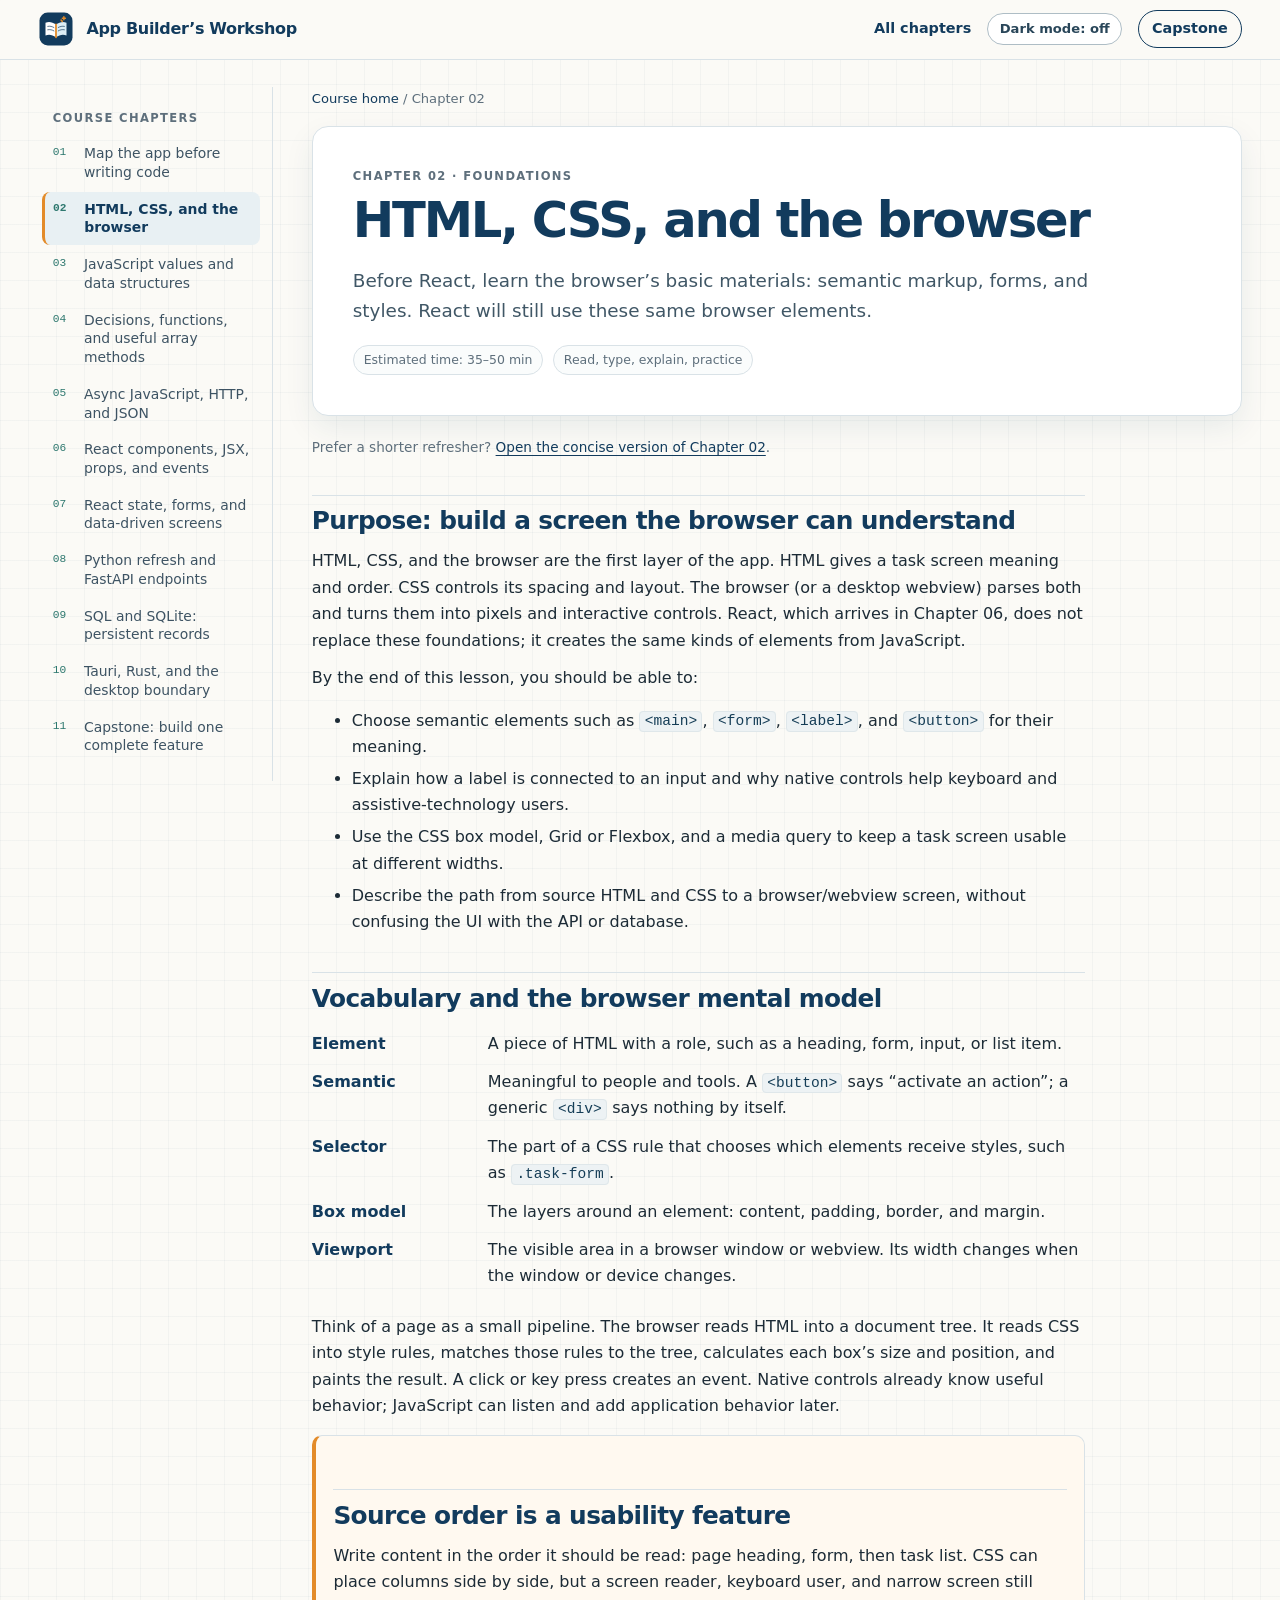
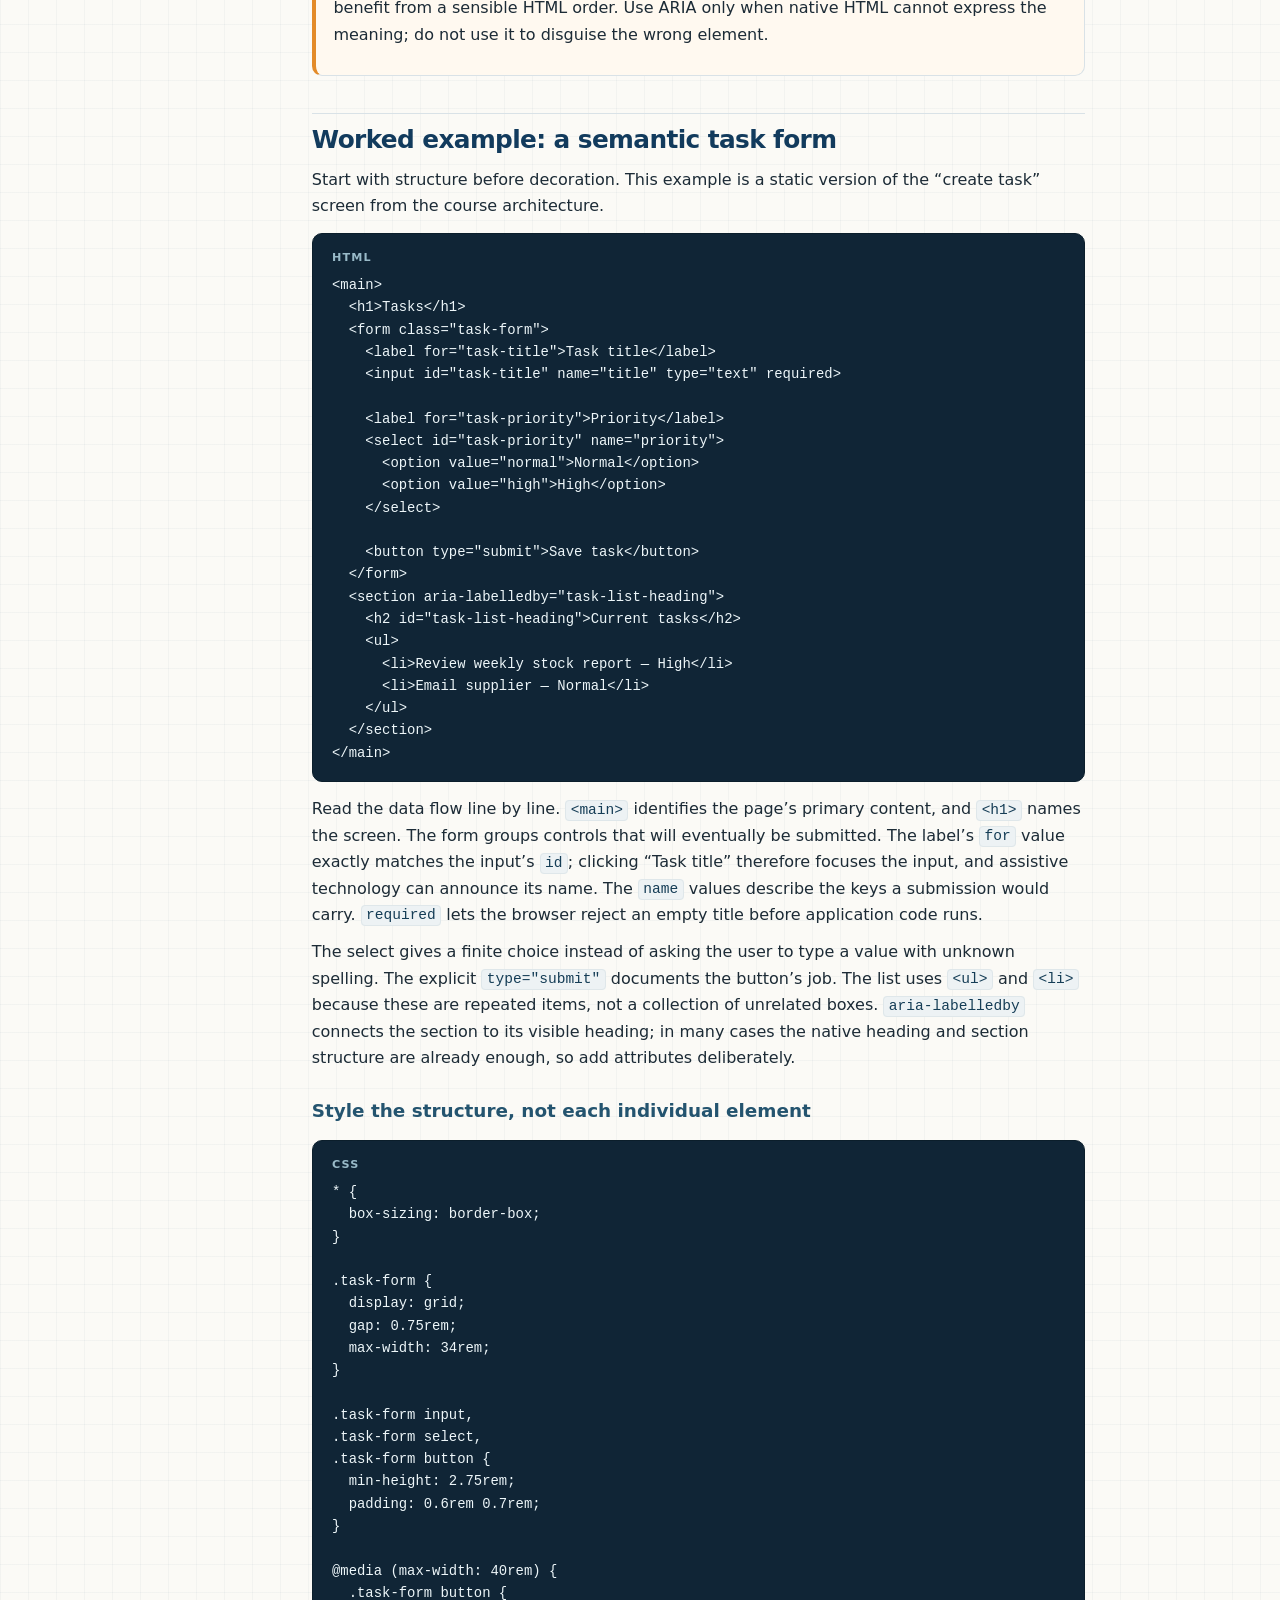
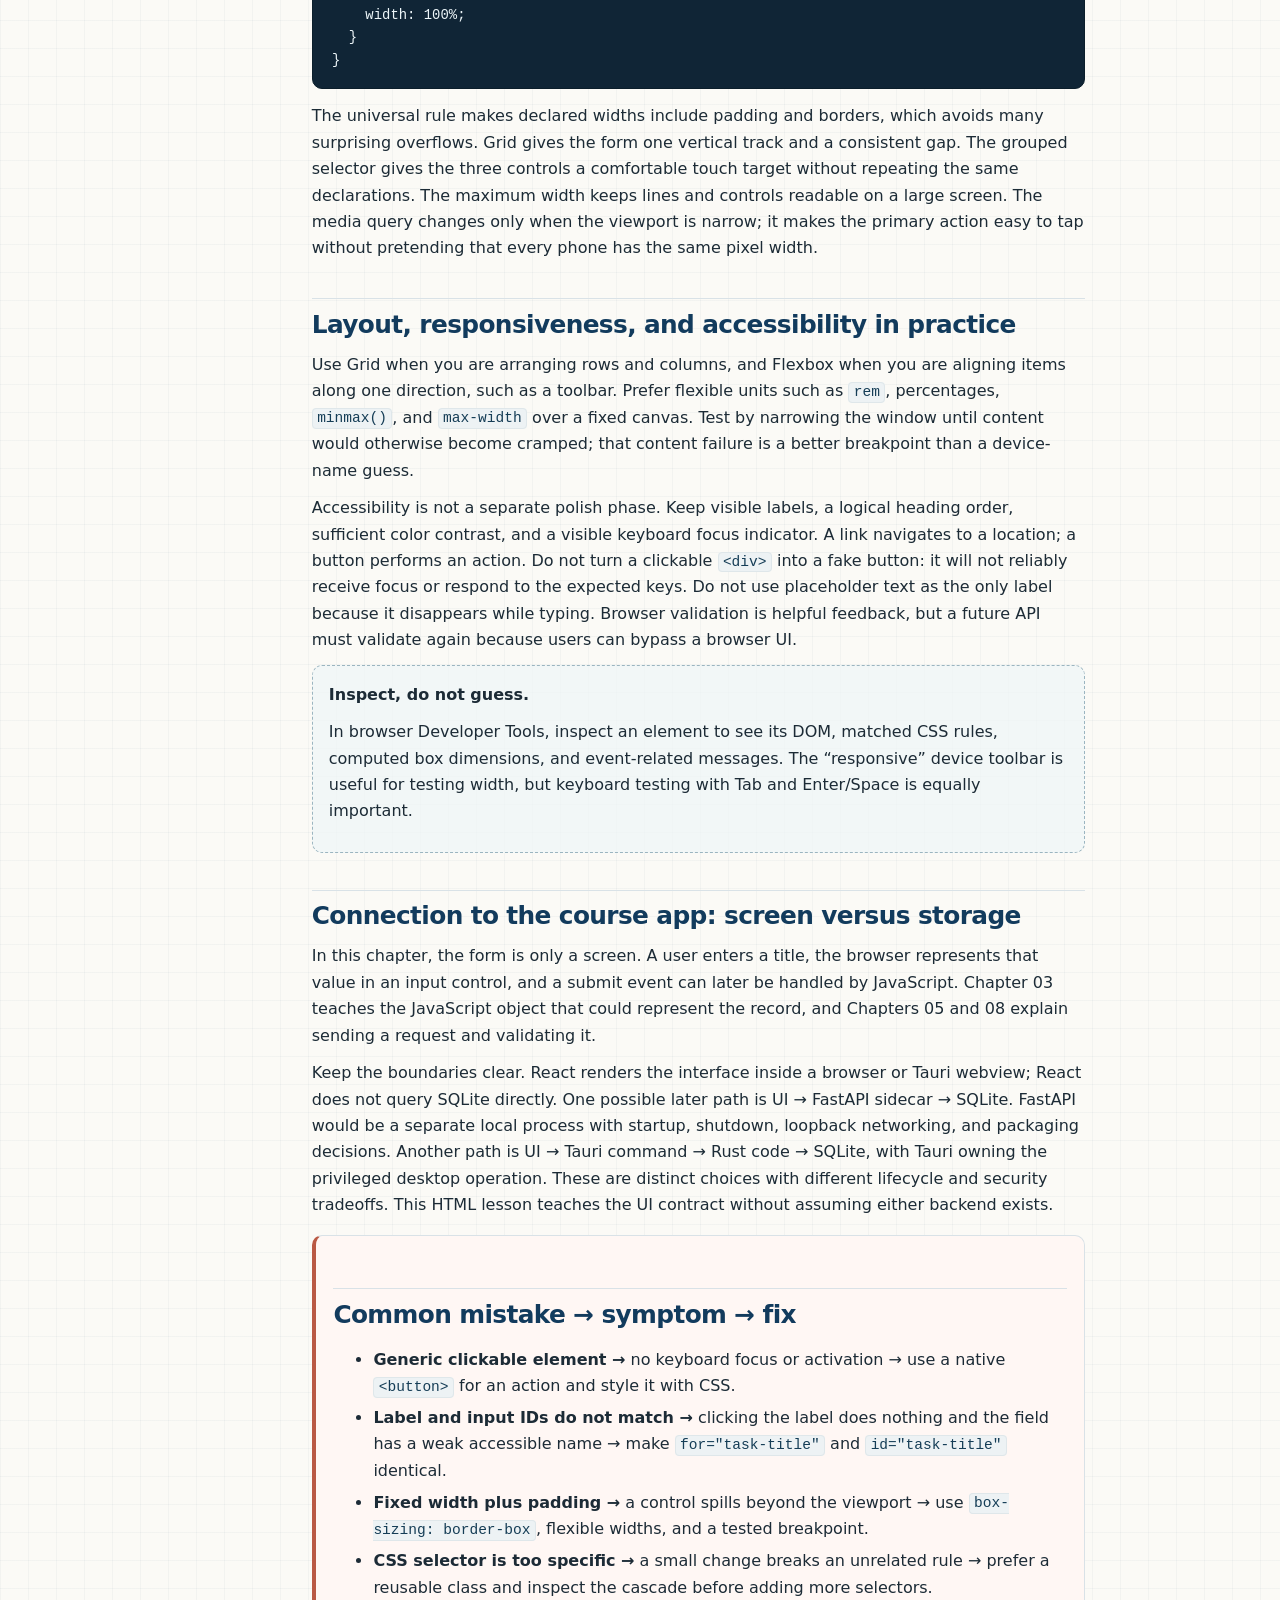
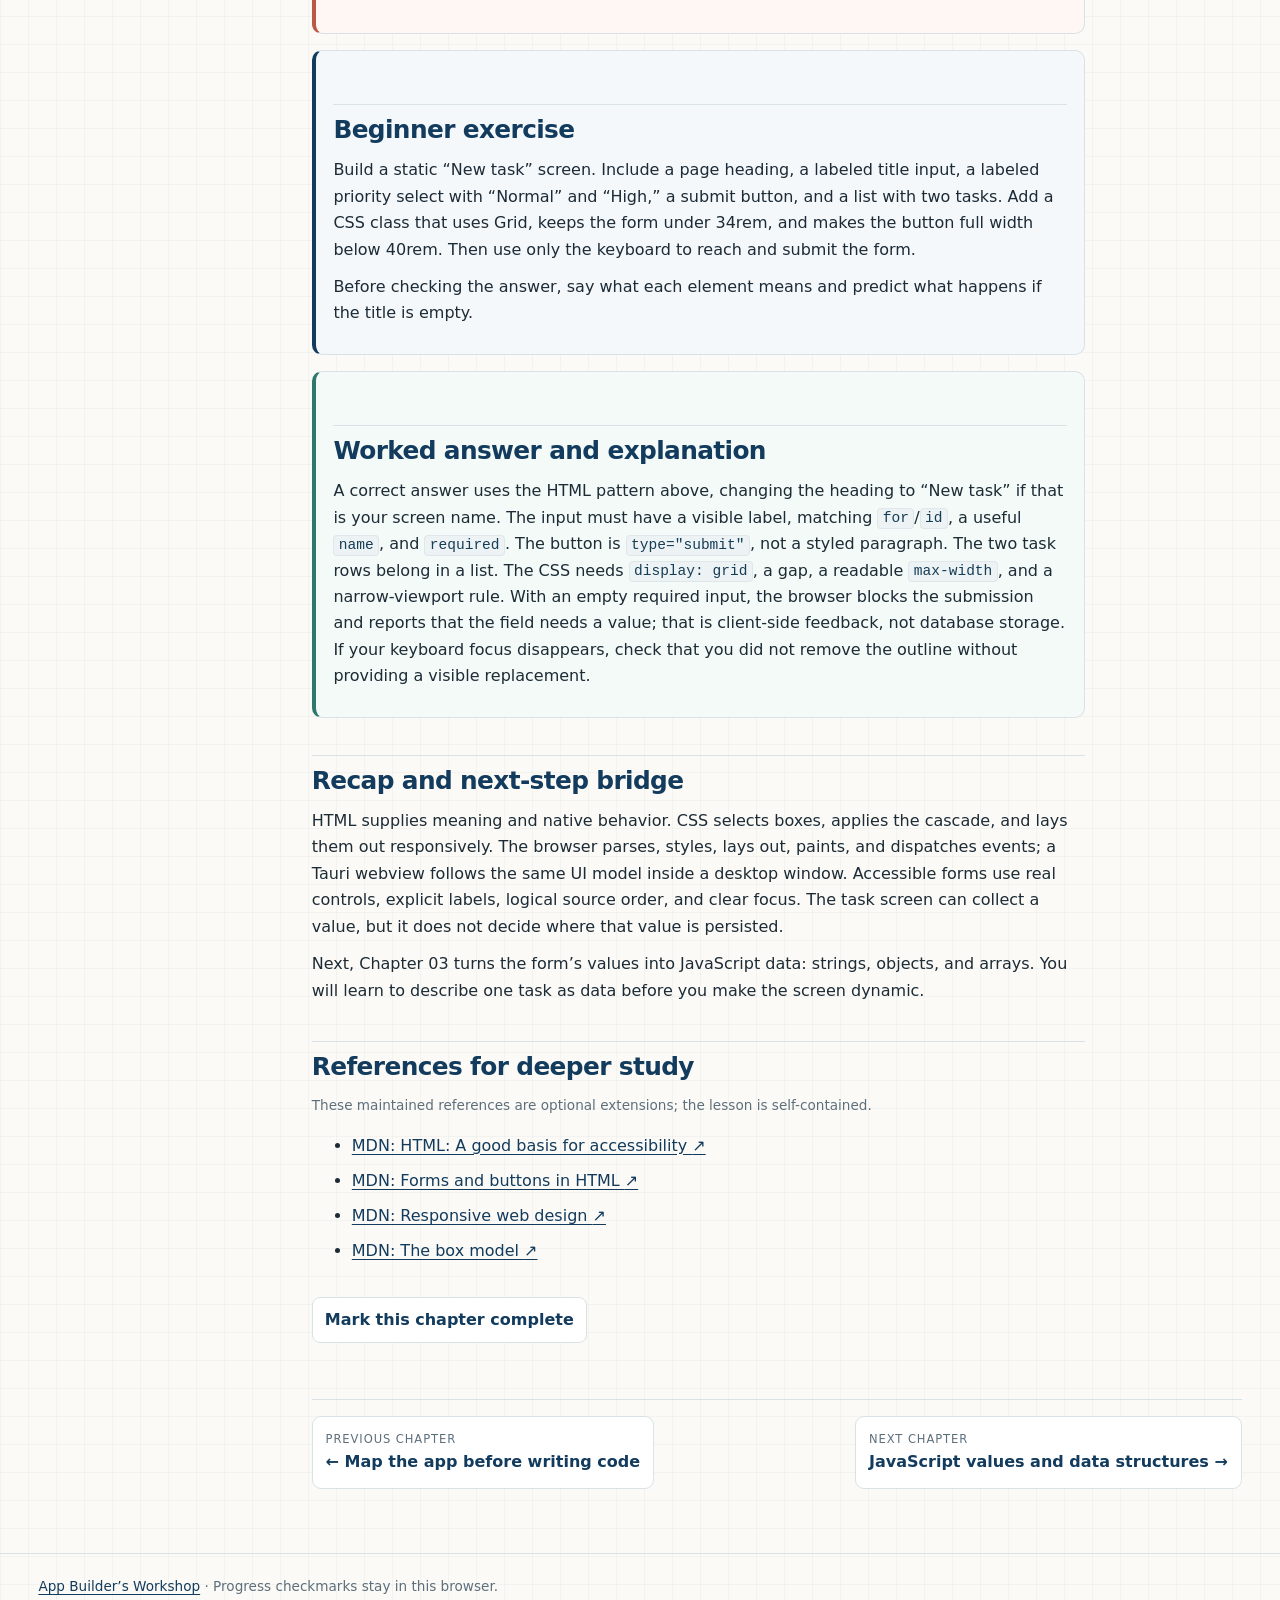
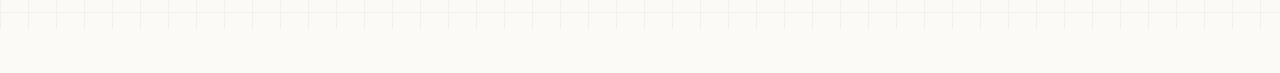
<file: chapters/02-html-css.html>
<!doctype html>
<html lang="en"><head><meta charset="utf-8"><meta name="viewport" content="width=device-width, initial-scale=1">
<meta name="description" content="Before React, learn the browser’s basic materials: semantic markup, forms, and styles. React will still use these same browser elements."><title>02 — HTML, CSS, and the browser · App Builder’s Workshop</title>
<link rel="icon" href="../assets/course-mark.svg" type="image/svg+xml"><script>(()=>{let saved=null;try{saved=localStorage.getItem("app-workshop-theme");}catch{}const theme=saved==="dark"||saved==="light"?saved:(matchMedia("(prefers-color-scheme: dark)").matches?"dark":"light");document.documentElement.dataset.theme=theme;})();</script><link rel="stylesheet" href="../assets/site.css"></head>
<body data-chapter="02-html-css"><a class="skip-link" href="#main">Skip to lesson</a>
<header class="topbar"><div class="topbar-inner"><a class="brand" href="../index.html"><img src="../assets/course-mark.svg" alt=""><span>App Builder’s Workshop</span></a><nav class="topnav" aria-label="Main navigation"><a href="../index.html#roadmap">All chapters</a><button class="theme-toggle" type="button" data-theme-toggle aria-pressed="false">Dark mode: off</button><a class="nav-pill" href="11-capstone.html">Capstone</a></nav></div></header>
<div class="reading-progress" aria-hidden="true"><span data-reading-progress></span></div>
<main id="main" class="layout"><aside class="rail" aria-label="Course chapters"><div class="rail-label">Course chapters</div>
<a href="01-app-map.html"><span class="rail-number">01</span>Map the app before writing code</a>
<a href="02-html-css.html" aria-current="page"><span class="rail-number">02</span>HTML, CSS, and the browser</a>
<a href="03-js-data.html"><span class="rail-number">03</span>JavaScript values and data structures</a>
<a href="04-js-logic.html"><span class="rail-number">04</span>Decisions, functions, and useful array methods</a>
<a href="05-async-json.html"><span class="rail-number">05</span>Async JavaScript, HTTP, and JSON</a>
<a href="06-react-components.html"><span class="rail-number">06</span>React components, JSX, props, and events</a>
<a href="07-react-state.html"><span class="rail-number">07</span>React state, forms, and data-driven screens</a>
<a href="08-python-fastapi.html"><span class="rail-number">08</span>Python refresh and FastAPI endpoints</a>
<a href="09-sqlite.html"><span class="rail-number">09</span>SQL and SQLite: persistent records</a>
<a href="10-tauri-rust.html"><span class="rail-number">10</span>Tauri, Rust, and the desktop boundary</a>
<a href="11-capstone.html"><span class="rail-number">11</span>Capstone: build one complete feature</a></aside><div class="main">
<div class="crumbs"><a href="../index.html">Course home</a> / Chapter 02</div>
<header class="lesson-header"><div class="eyebrow">Chapter 02 · Foundations</div><h1>HTML, CSS, and the browser</h1><p class="lead">Before React, learn the browser’s basic materials: semantic markup, forms, and styles. React will still use these same browser elements.</p><div class="lesson-meta"><span>Estimated time: 35–50 min</span><span>Read, type, explain, practice</span></div></header>
<p class="small muted course-mode-switch">Prefer a shorter refresher? <a href="../short-chapters/02-html-css.html">Open the concise version of Chapter 02</a>.</p>
<article class="lesson-content">
<section class="lesson-section" id="purpose">
  <h2>Purpose: build a screen the browser can understand</h2>
  <p>HTML, CSS, and the browser are the first layer of the app. HTML gives a task screen meaning and order. CSS controls its spacing and layout. The browser (or a desktop webview) parses both and turns them into pixels and interactive controls. React, which arrives in Chapter 06, does not replace these foundations; it creates the same kinds of elements from JavaScript.</p>
  <p>By the end of this lesson, you should be able to:</p>
  <ul>
    <li>Choose semantic elements such as <code>&lt;main&gt;</code>, <code>&lt;form&gt;</code>, <code>&lt;label&gt;</code>, and <code>&lt;button&gt;</code> for their meaning.</li>
    <li>Explain how a label is connected to an input and why native controls help keyboard and assistive-technology users.</li>
    <li>Use the CSS box model, Grid or Flexbox, and a media query to keep a task screen usable at different widths.</li>
    <li>Describe the path from source HTML and CSS to a browser/webview screen, without confusing the UI with the API or database.</li>
  </ul>
</section>

<section class="lesson-section" id="vocabulary">
  <h2>Vocabulary and the browser mental model</h2>
  <dl class="glossary">
    <dt>Element</dt><dd>A piece of HTML with a role, such as a heading, form, input, or list item.</dd>
    <dt>Semantic</dt><dd>Meaningful to people and tools. A <code>&lt;button&gt;</code> says “activate an action”; a generic <code>&lt;div&gt;</code> says nothing by itself.</dd>
    <dt>Selector</dt><dd>The part of a CSS rule that chooses which elements receive styles, such as <code>.task-form</code>.</dd>
    <dt>Box model</dt><dd>The layers around an element: content, padding, border, and margin.</dd>
    <dt>Viewport</dt><dd>The visible area in a browser window or webview. Its width changes when the window or device changes.</dd>
  </dl>
  <p>Think of a page as a small pipeline. The browser reads HTML into a document tree. It reads CSS into style rules, matches those rules to the tree, calculates each box’s size and position, and paints the result. A click or key press creates an event. Native controls already know useful behavior; JavaScript can listen and add application behavior later.</p>
  <div class="callout">
    <h2>Source order is a usability feature</h2>
    <p>Write content in the order it should be read: page heading, form, then task list. CSS can place columns side by side, but a screen reader, keyboard user, and narrow screen still benefit from a sensible HTML order. Use ARIA only when native HTML cannot express the meaning; do not use it to disguise the wrong element.</p>
  </div>
</section>

<section class="lesson-section" id="worked-example">
  <h2>Worked example: a semantic task form</h2>
  <p>Start with structure before decoration. This example is a static version of the “create task” screen from the course architecture.</p>
  <pre><span class="code-label">HTML</span><code>&lt;main&gt;
  &lt;h1&gt;Tasks&lt;/h1&gt;
  &lt;form class="task-form"&gt;
    &lt;label for="task-title"&gt;Task title&lt;/label&gt;
    &lt;input id="task-title" name="title" type="text" required&gt;

    &lt;label for="task-priority"&gt;Priority&lt;/label&gt;
    &lt;select id="task-priority" name="priority"&gt;
      &lt;option value="normal"&gt;Normal&lt;/option&gt;
      &lt;option value="high"&gt;High&lt;/option&gt;
    &lt;/select&gt;

    &lt;button type="submit"&gt;Save task&lt;/button&gt;
  &lt;/form&gt;
  &lt;section aria-labelledby="task-list-heading"&gt;
    &lt;h2 id="task-list-heading"&gt;Current tasks&lt;/h2&gt;
    &lt;ul&gt;
      &lt;li&gt;Review weekly stock report — High&lt;/li&gt;
      &lt;li&gt;Email supplier — Normal&lt;/li&gt;
    &lt;/ul&gt;
  &lt;/section&gt;
&lt;/main&gt;</code></pre>
  <p>Read the data flow line by line. <code>&lt;main&gt;</code> identifies the page’s primary content, and <code>&lt;h1&gt;</code> names the screen. The form groups controls that will eventually be submitted. The label’s <code>for</code> value exactly matches the input’s <code>id</code>; clicking “Task title” therefore focuses the input, and assistive technology can announce its name. The <code>name</code> values describe the keys a submission would carry. <code>required</code> lets the browser reject an empty title before application code runs.</p>
  <p>The select gives a finite choice instead of asking the user to type a value with unknown spelling. The explicit <code>type="submit"</code> documents the button’s job. The list uses <code>&lt;ul&gt;</code> and <code>&lt;li&gt;</code> because these are repeated items, not a collection of unrelated boxes. <code>aria-labelledby</code> connects the section to its visible heading; in many cases the native heading and section structure are already enough, so add attributes deliberately.</p>

  <h3>Style the structure, not each individual element</h3>
  <pre><span class="code-label">CSS</span><code>* {
  box-sizing: border-box;
}

.task-form {
  display: grid;
  gap: 0.75rem;
  max-width: 34rem;
}

.task-form input,
.task-form select,
.task-form button {
  min-height: 2.75rem;
  padding: 0.6rem 0.7rem;
}

@media (max-width: 40rem) {
  .task-form button {
    width: 100%;
  }
}</code></pre>
  <p>The universal rule makes declared widths include padding and borders, which avoids many surprising overflows. Grid gives the form one vertical track and a consistent gap. The grouped selector gives the three controls a comfortable touch target without repeating the same declarations. The maximum width keeps lines and controls readable on a large screen. The media query changes only when the viewport is narrow; it makes the primary action easy to tap without pretending that every phone has the same pixel width.</p>
</section>

<section class="lesson-section" id="layout-and-accessibility">
  <h2>Layout, responsiveness, and accessibility in practice</h2>
  <p>Use Grid when you are arranging rows and columns, and Flexbox when you are aligning items along one direction, such as a toolbar. Prefer flexible units such as <code>rem</code>, percentages, <code>minmax()</code>, and <code>max-width</code> over a fixed canvas. Test by narrowing the window until content would otherwise become cramped; that content failure is a better breakpoint than a device-name guess.</p>
  <p>Accessibility is not a separate polish phase. Keep visible labels, a logical heading order, sufficient color contrast, and a visible keyboard focus indicator. A link navigates to a location; a button performs an action. Do not turn a clickable <code>&lt;div&gt;</code> into a fake button: it will not reliably receive focus or respond to the expected keys. Do not use placeholder text as the only label because it disappears while typing. Browser validation is helpful feedback, but a future API must validate again because users can bypass a browser UI.</p>
  <div class="note-box">
    <strong>Inspect, do not guess.</strong>
    <p>In browser Developer Tools, inspect an element to see its DOM, matched CSS rules, computed box dimensions, and event-related messages. The “responsive” device toolbar is useful for testing width, but keyboard testing with Tab and Enter/Space is equally important.</p>
  </div>
</section>

<section class="lesson-section" id="app-connection">
  <h2>Connection to the course app: screen versus storage</h2>
  <p>In this chapter, the form is only a screen. A user enters a title, the browser represents that value in an input control, and a submit event can later be handled by JavaScript. Chapter 03 teaches the JavaScript object that could represent the record, and Chapters 05 and 08 explain sending a request and validating it.</p>
  <p>Keep the boundaries clear. React renders the interface inside a browser or Tauri webview; React does not query SQLite directly. One possible later path is UI → FastAPI sidecar → SQLite. FastAPI would be a separate local process with startup, shutdown, loopback networking, and packaging decisions. Another path is UI → Tauri command → Rust code → SQLite, with Tauri owning the privileged desktop operation. These are distinct choices with different lifecycle and security tradeoffs. This HTML lesson teaches the UI contract without assuming either backend exists.</p>
</section>

<section class="mistake" id="mistakes">
  <h2>Common mistake → symptom → fix</h2>
  <ul>
    <li><strong>Generic clickable element →</strong> no keyboard focus or activation → use a native <code>&lt;button&gt;</code> for an action and style it with CSS.</li>
    <li><strong>Label and input IDs do not match →</strong> clicking the label does nothing and the field has a weak accessible name → make <code>for="task-title"</code> and <code>id="task-title"</code> identical.</li>
    <li><strong>Fixed width plus padding →</strong> a control spills beyond the viewport → use <code>box-sizing: border-box</code>, flexible widths, and a tested breakpoint.</li>
    <li><strong>CSS selector is too specific →</strong> a small change breaks an unrelated rule → prefer a reusable class and inspect the cascade before adding more selectors.</li>
  </ul>
</section>

<section class="exercise" id="practice">
  <h2>Beginner exercise</h2>
  <p>Build a static “New task” screen. Include a page heading, a labeled title input, a labeled priority select with “Normal” and “High,” a submit button, and a list with two tasks. Add a CSS class that uses Grid, keeps the form under 34rem, and makes the button full width below 40rem. Then use only the keyboard to reach and submit the form.</p>
  <p>Before checking the answer, say what each element means and predict what happens if the title is empty.</p>
</section>

<section class="answer" id="worked-answer">
  <h2>Worked answer and explanation</h2>
  <p>A correct answer uses the HTML pattern above, changing the heading to “New task” if that is your screen name. The input must have a visible label, matching <code>for</code>/<code>id</code>, a useful <code>name</code>, and <code>required</code>. The button is <code>type="submit"</code>, not a styled paragraph. The two task rows belong in a list. The CSS needs <code>display: grid</code>, a gap, a readable <code>max-width</code>, and a narrow-viewport rule. With an empty required input, the browser blocks the submission and reports that the field needs a value; that is client-side feedback, not database storage. If your keyboard focus disappears, check that you did not remove the outline without providing a visible replacement.</p>
</section>

<section class="lesson-section" id="recap">
  <h2>Recap and next-step bridge</h2>
  <p>HTML supplies meaning and native behavior. CSS selects boxes, applies the cascade, and lays them out responsively. The browser parses, styles, lays out, paints, and dispatches events; a Tauri webview follows the same UI model inside a desktop window. Accessible forms use real controls, explicit labels, logical source order, and clear focus. The task screen can collect a value, but it does not decide where that value is persisted.</p>
  <p>Next, Chapter 03 turns the form’s values into JavaScript data: strings, objects, and arrays. You will learn to describe one task as data before you make the screen dynamic.</p>
</section>

<section class="resource-list" id="references">
  <h2>References for deeper study</h2>
  <p class="small muted">These maintained references are optional extensions; the lesson is self-contained.</p>
  <ul>
    <li><a href="https://developer.mozilla.org/en-US/docs/Learn_web_development/Core/Accessibility/HTML" target="_blank" rel="noopener noreferrer">MDN: HTML: A good basis for accessibility <span aria-hidden="true">↗</span></a></li>
    <li><a href="https://developer.mozilla.org/en-US/docs/Learn_web_development/Core/Structuring_content/HTML_forms" target="_blank" rel="noopener noreferrer">MDN: Forms and buttons in HTML <span aria-hidden="true">↗</span></a></li>
    <li><a href="https://developer.mozilla.org/en-US/docs/Learn_web_development/Core/CSS_layout/Responsive_Design" target="_blank" rel="noopener noreferrer">MDN: Responsive web design <span aria-hidden="true">↗</span></a></li>
    <li><a href="https://developer.mozilla.org/en-US/docs/Learn_web_development/Core/Styling_basics/Box_model" target="_blank" rel="noopener noreferrer">MDN: The box model <span aria-hidden="true">↗</span></a></li>
  </ul>
</section>
</article>
<button class="mark-complete" type="button" data-complete aria-pressed="false">Mark this chapter complete</button>
<nav class="lesson-nav" aria-label="Previous and next chapters"><a href="01-app-map.html"><small>Previous chapter</small><strong>← Map the app before writing code</strong></a><a href="03-js-data.html"><small>Next chapter</small><strong>JavaScript values and data structures →</strong></a></nav>
</div></main><footer class="footer"><a href="../index.html">App Builder’s Workshop</a> · Progress checkmarks stay in this browser.</footer><script src="../assets/site.js" defer></script></body></html>
</file>
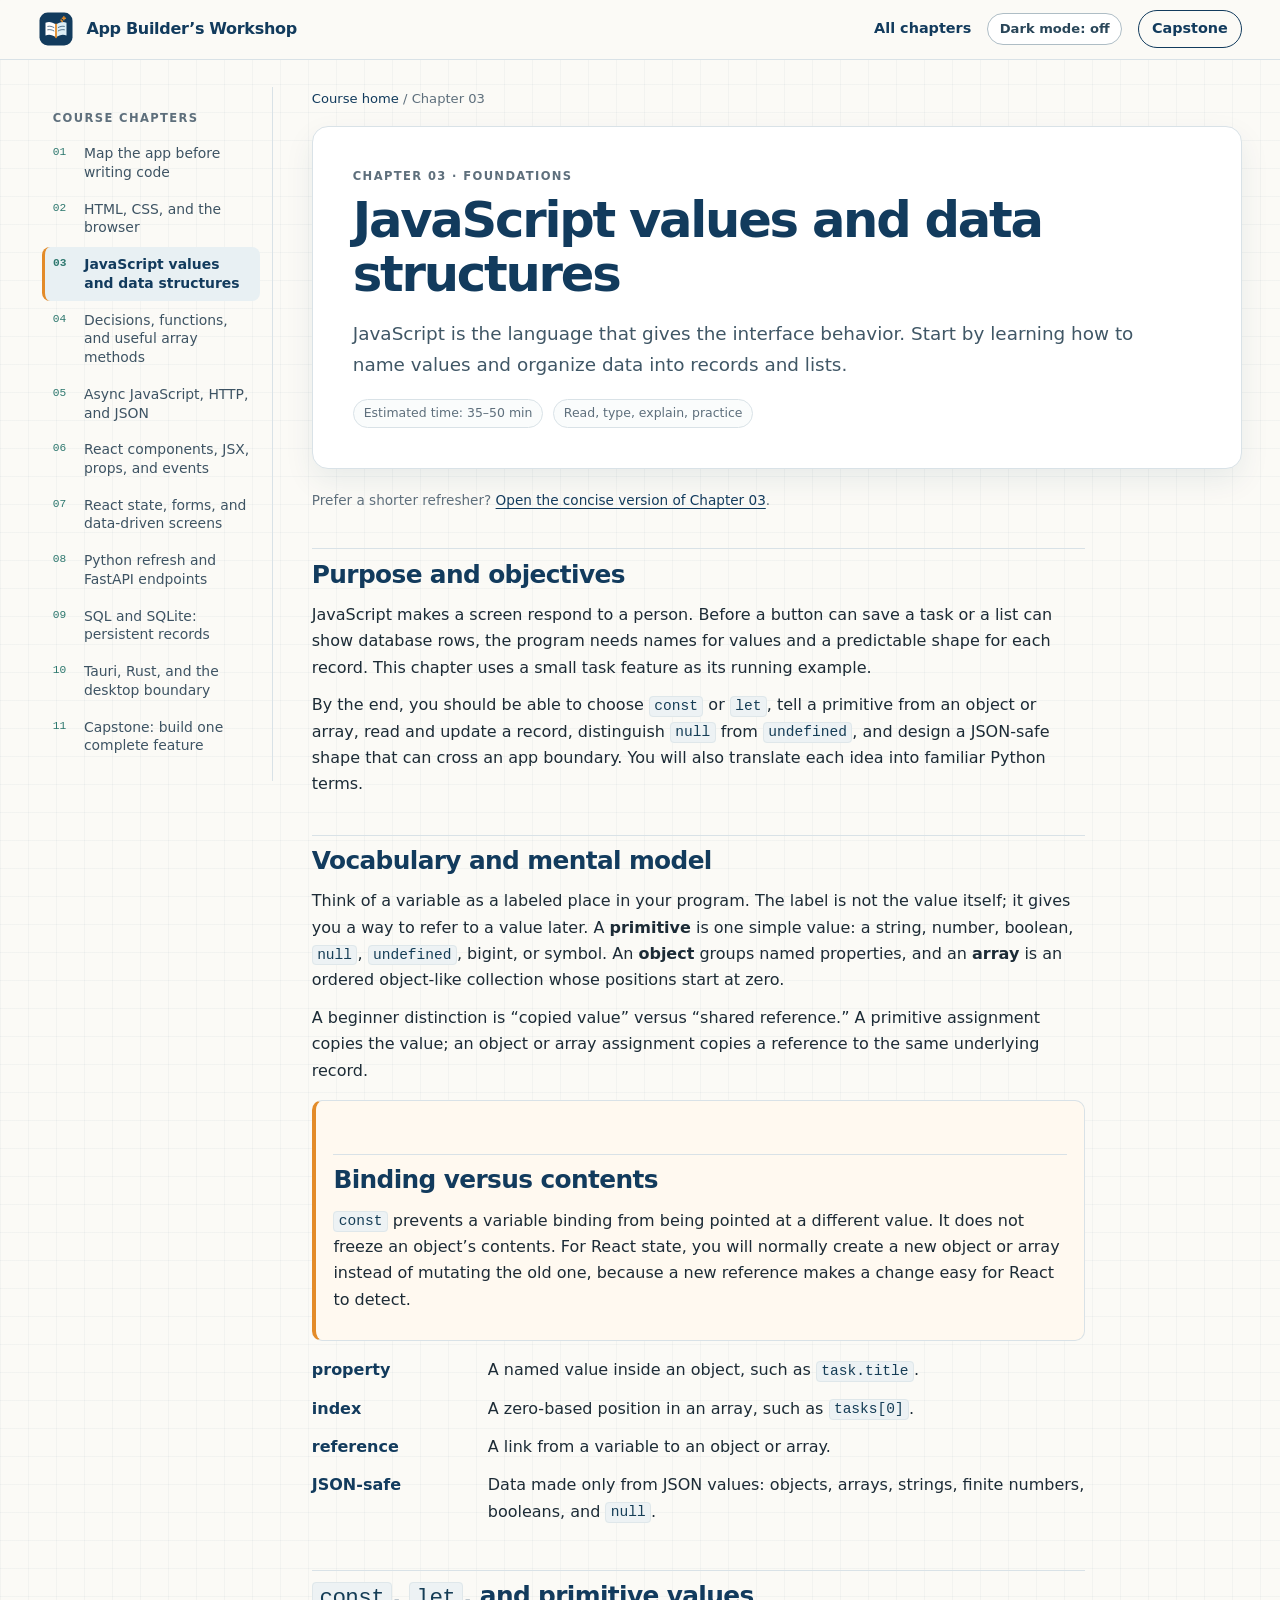
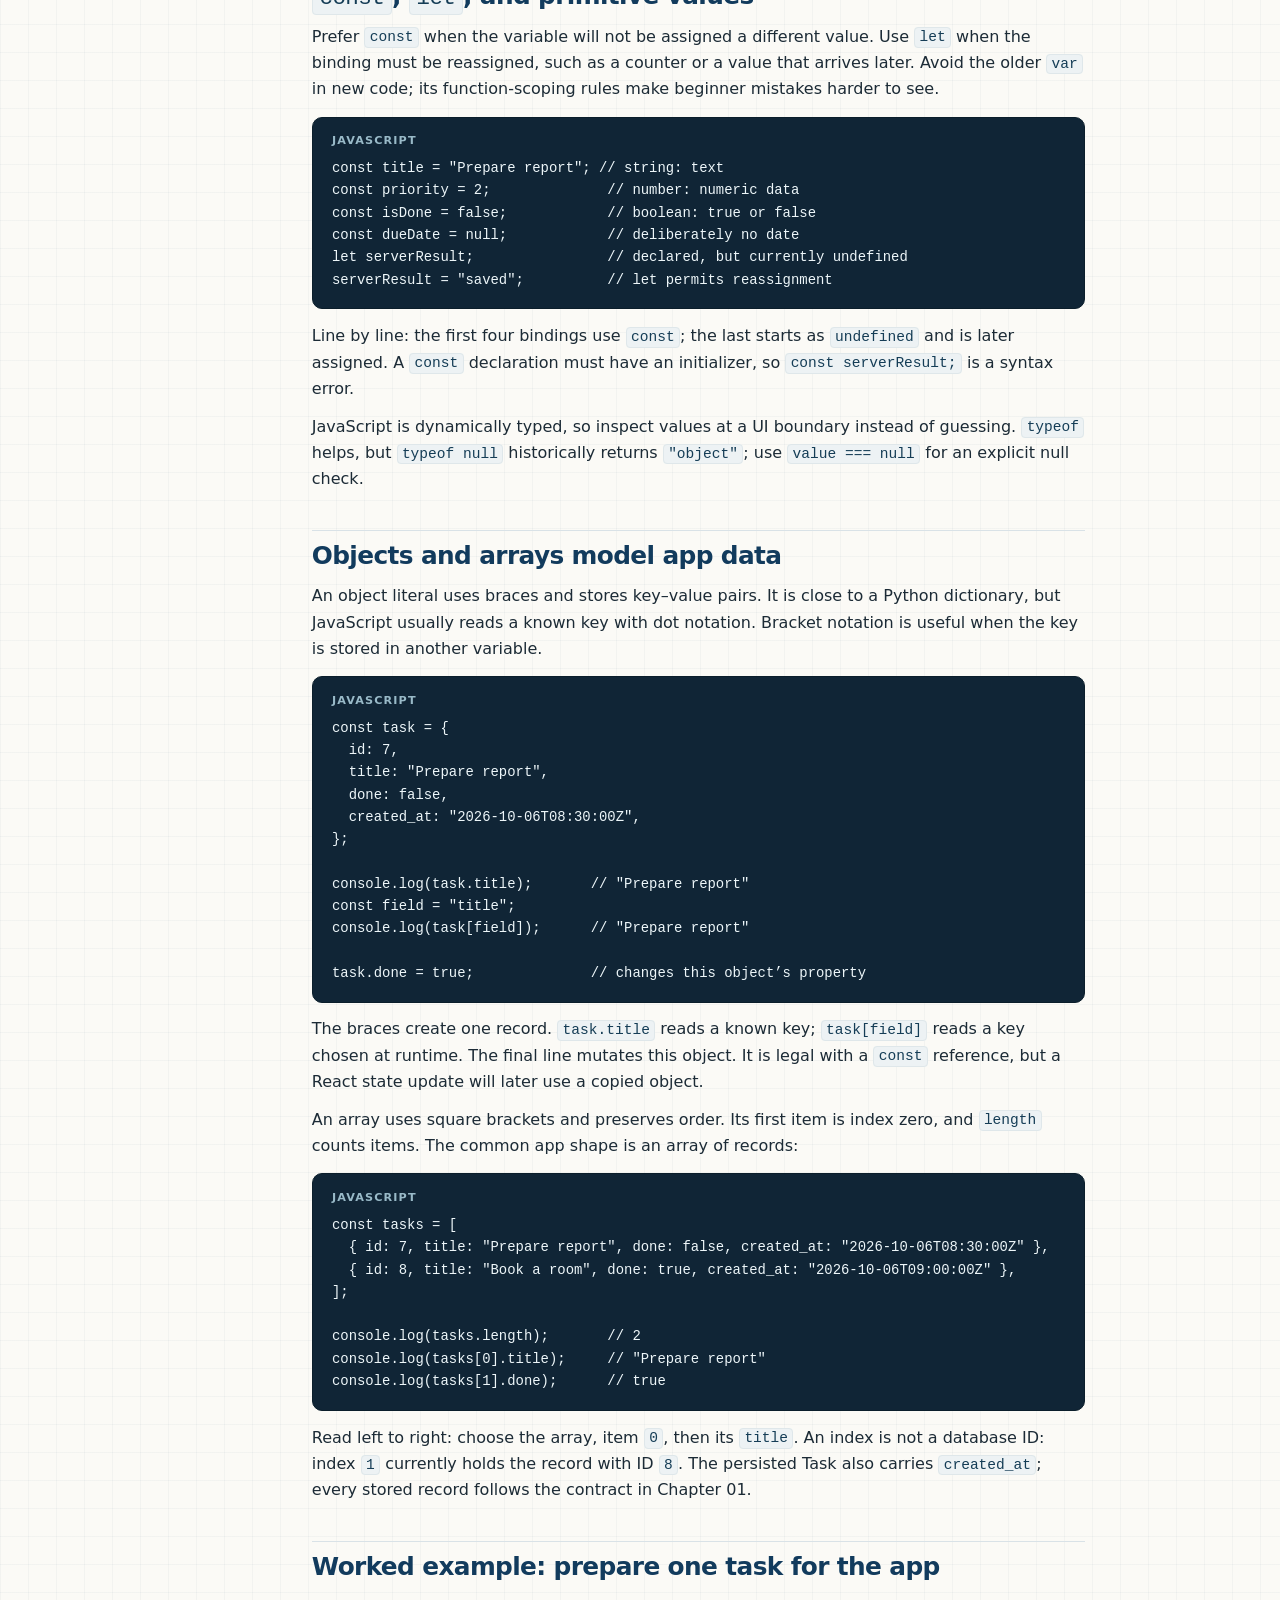
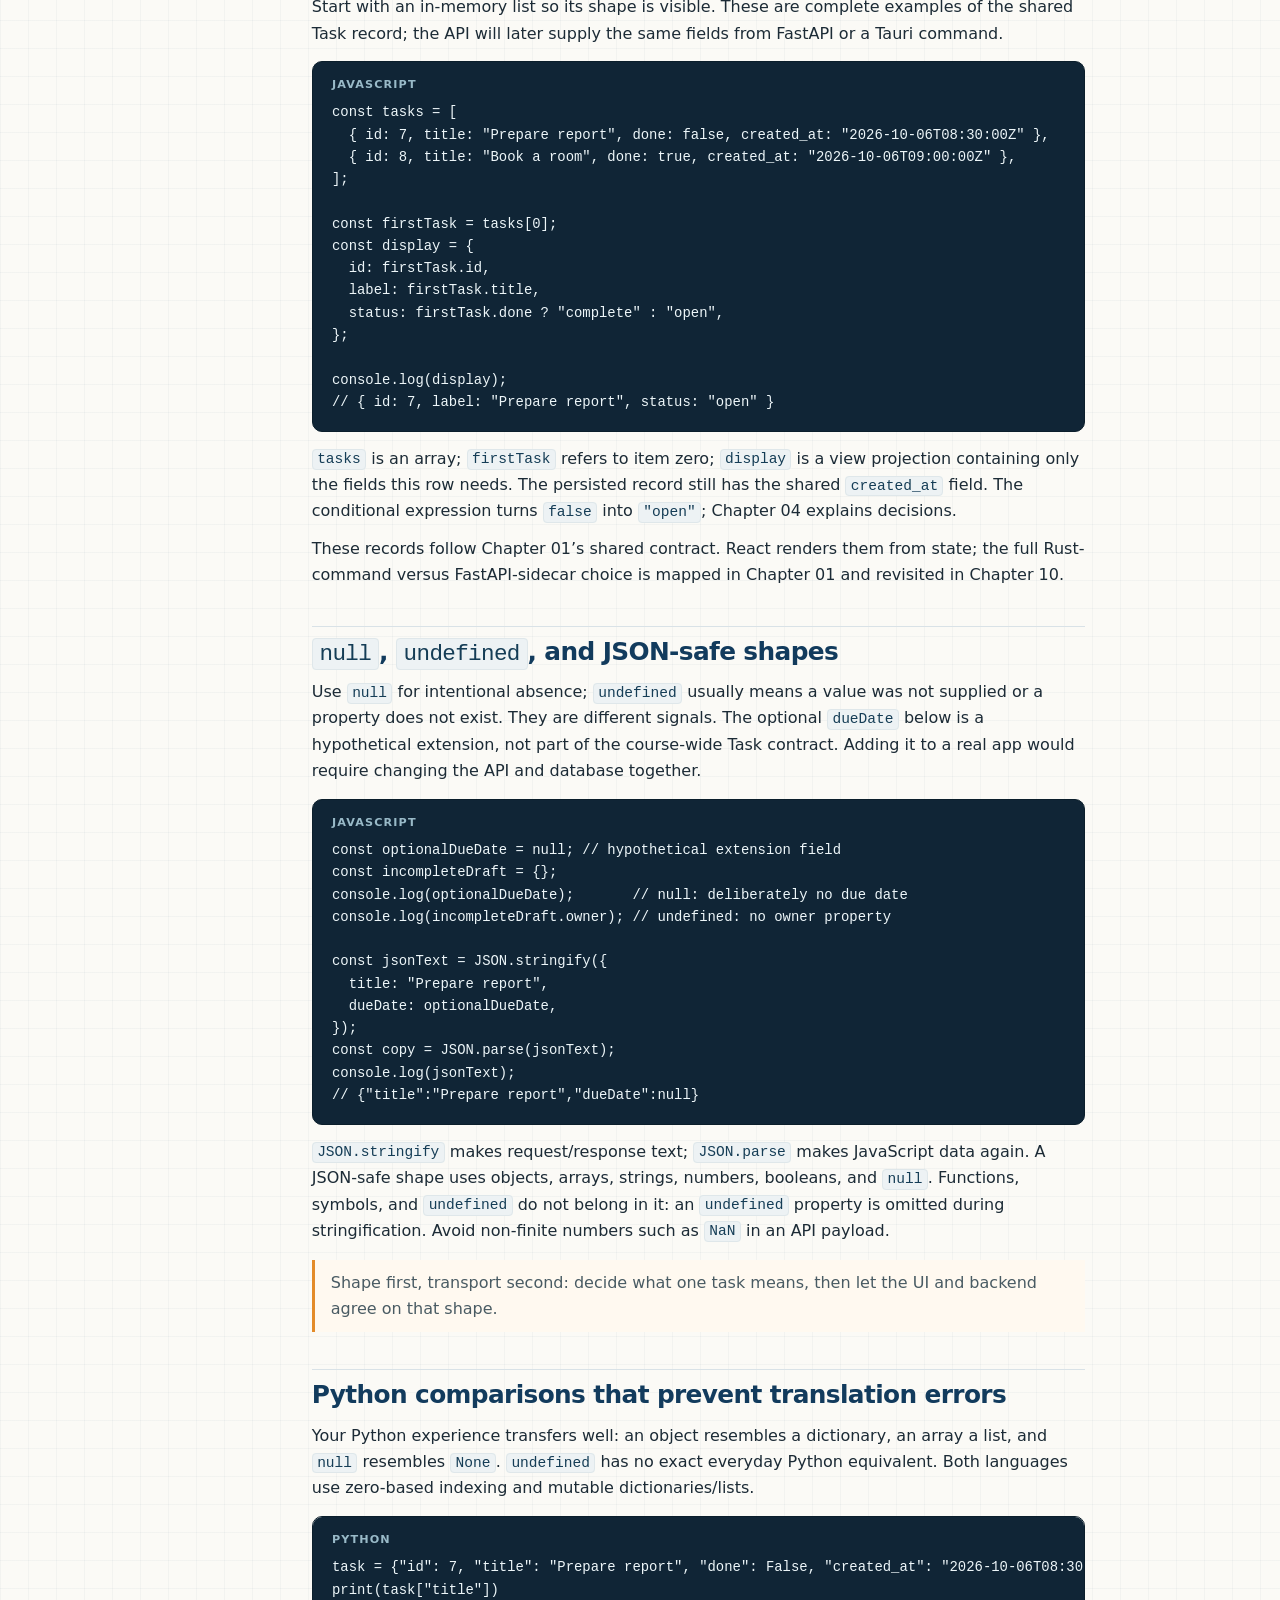
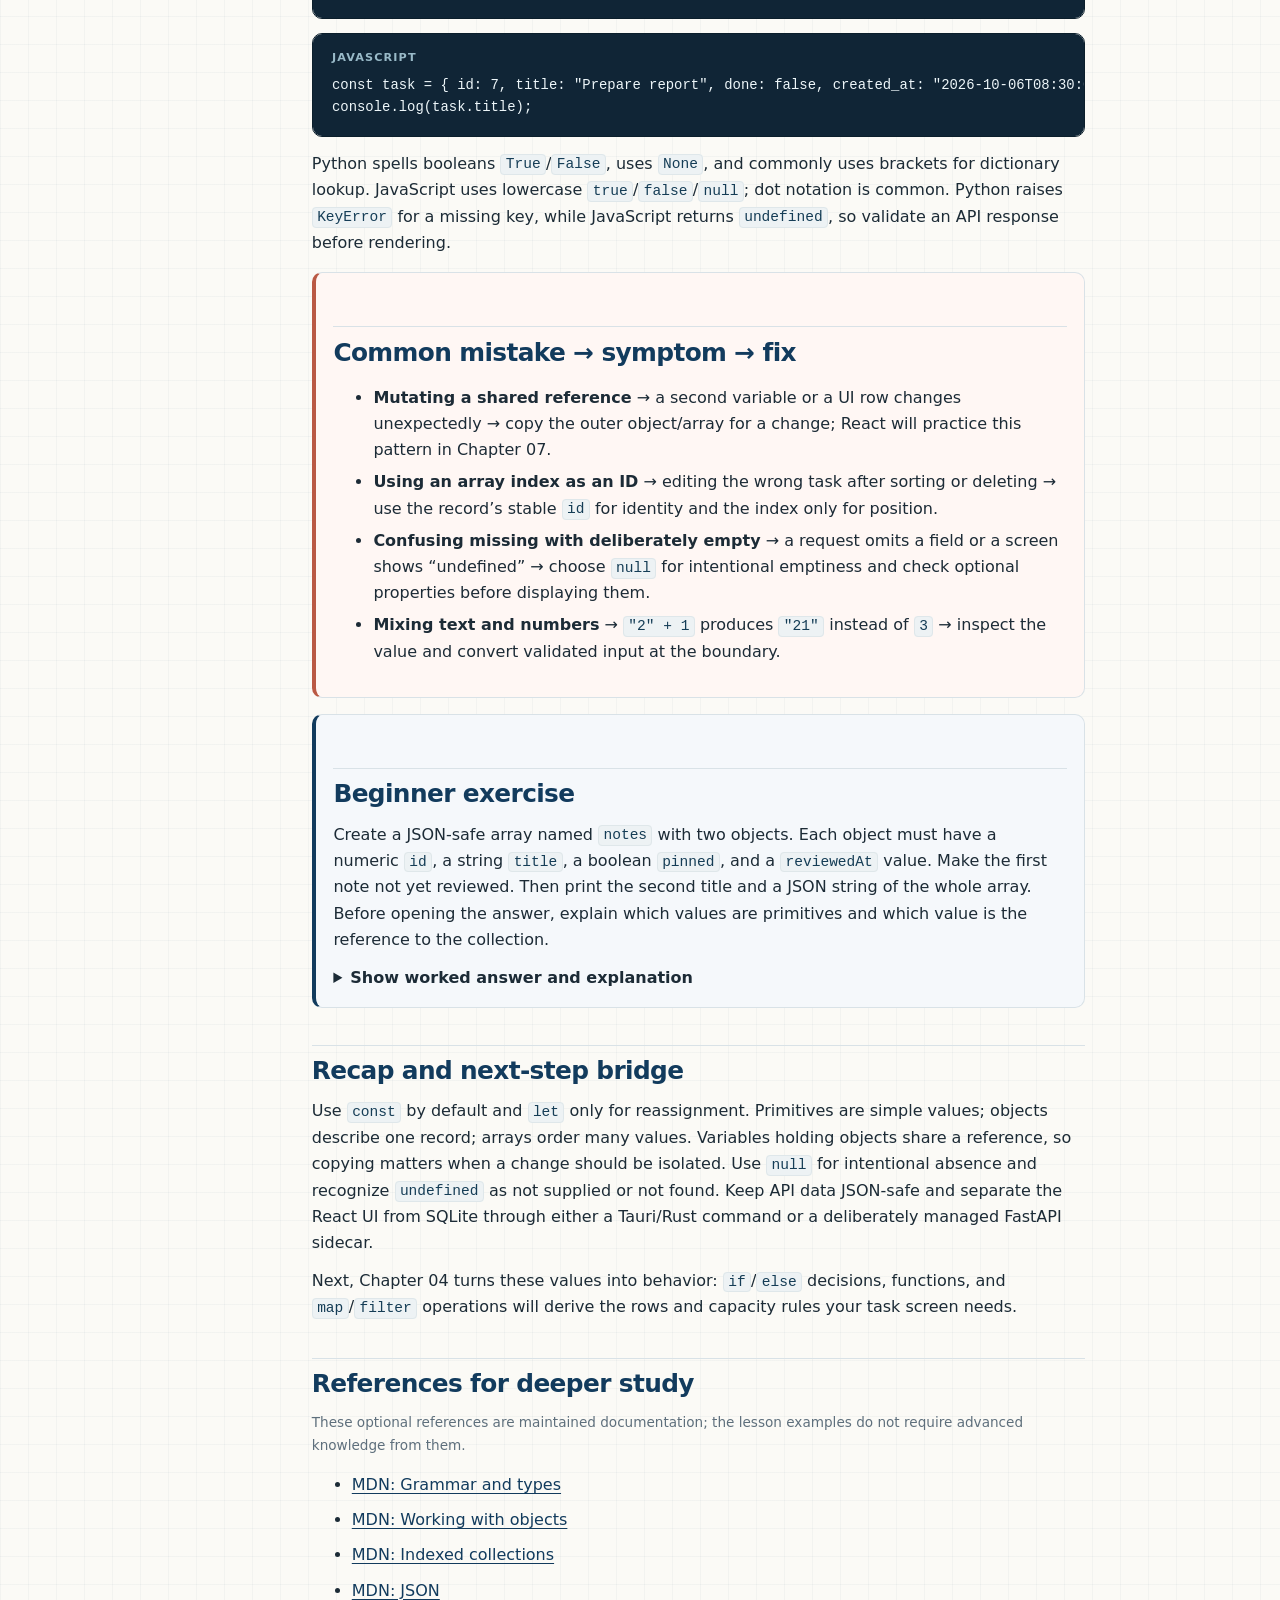
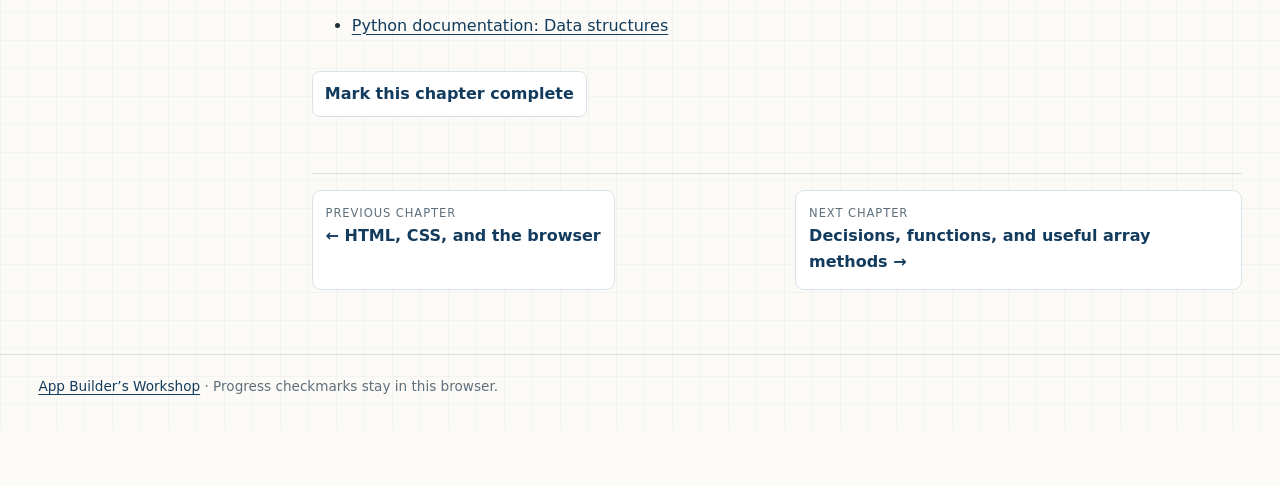
<file: chapters/03-js-data.html>
<!doctype html>
<html lang="en"><head><meta charset="utf-8"><meta name="viewport" content="width=device-width, initial-scale=1">
<meta name="description" content="JavaScript is the language that gives the interface behavior. Start by learning how to name values and organize data into records and lists."><title>03 — JavaScript values and data structures · App Builder’s Workshop</title>
<link rel="icon" href="../assets/course-mark.svg" type="image/svg+xml"><script>(()=>{let saved=null;try{saved=localStorage.getItem("app-workshop-theme");}catch{}const theme=saved==="dark"||saved==="light"?saved:(matchMedia("(prefers-color-scheme: dark)").matches?"dark":"light");document.documentElement.dataset.theme=theme;})();</script><link rel="stylesheet" href="../assets/site.css"></head>
<body data-chapter="03-js-data"><a class="skip-link" href="#main">Skip to lesson</a>
<header class="topbar"><div class="topbar-inner"><a class="brand" href="../index.html"><img src="../assets/course-mark.svg" alt=""><span>App Builder’s Workshop</span></a><nav class="topnav" aria-label="Main navigation"><a href="../index.html#roadmap">All chapters</a><button class="theme-toggle" type="button" data-theme-toggle aria-pressed="false">Dark mode: off</button><a class="nav-pill" href="11-capstone.html">Capstone</a></nav></div></header>
<div class="reading-progress" aria-hidden="true"><span data-reading-progress></span></div>
<main id="main" class="layout"><aside class="rail" aria-label="Course chapters"><div class="rail-label">Course chapters</div>
<a href="01-app-map.html"><span class="rail-number">01</span>Map the app before writing code</a>
<a href="02-html-css.html"><span class="rail-number">02</span>HTML, CSS, and the browser</a>
<a href="03-js-data.html" aria-current="page"><span class="rail-number">03</span>JavaScript values and data structures</a>
<a href="04-js-logic.html"><span class="rail-number">04</span>Decisions, functions, and useful array methods</a>
<a href="05-async-json.html"><span class="rail-number">05</span>Async JavaScript, HTTP, and JSON</a>
<a href="06-react-components.html"><span class="rail-number">06</span>React components, JSX, props, and events</a>
<a href="07-react-state.html"><span class="rail-number">07</span>React state, forms, and data-driven screens</a>
<a href="08-python-fastapi.html"><span class="rail-number">08</span>Python refresh and FastAPI endpoints</a>
<a href="09-sqlite.html"><span class="rail-number">09</span>SQL and SQLite: persistent records</a>
<a href="10-tauri-rust.html"><span class="rail-number">10</span>Tauri, Rust, and the desktop boundary</a>
<a href="11-capstone.html"><span class="rail-number">11</span>Capstone: build one complete feature</a></aside><div class="main">
<div class="crumbs"><a href="../index.html">Course home</a> / Chapter 03</div>
<header class="lesson-header"><div class="eyebrow">Chapter 03 · Foundations</div><h1>JavaScript values and data structures</h1><p class="lead">JavaScript is the language that gives the interface behavior. Start by learning how to name values and organize data into records and lists.</p><div class="lesson-meta"><span>Estimated time: 35–50 min</span><span>Read, type, explain, practice</span></div></header>
<p class="small muted course-mode-switch">Prefer a shorter refresher? <a href="../short-chapters/03-js-data.html">Open the concise version of Chapter 03</a>.</p>
<article class="lesson-content">
<section class="lesson-section" id="purpose">
  <h2>Purpose and objectives <a class="section-anchor" href="#purpose" aria-label="Link to Purpose and objectives">¶</a></h2>
  <p>JavaScript makes a screen respond to a person. Before a button can save a task or a list can show database rows, the program needs names for values and a predictable shape for each record. This chapter uses a small task feature as its running example.</p>
  <p>By the end, you should be able to choose <code>const</code> or <code>let</code>, tell a primitive from an object or array, read and update a record, distinguish <code>null</code> from <code>undefined</code>, and design a JSON-safe shape that can cross an app boundary. You will also translate each idea into familiar Python terms.</p>
</section>

<section class="lesson-section" id="mental-model">
  <h2>Vocabulary and mental model <a class="section-anchor" href="#mental-model" aria-label="Link to Vocabulary and mental model">¶</a></h2>
  <p>Think of a variable as a labeled place in your program. The label is not the value itself; it gives you a way to refer to a value later. A <strong>primitive</strong> is one simple value: a string, number, boolean, <code>null</code>, <code>undefined</code>, bigint, or symbol. An <strong>object</strong> groups named properties, and an <strong>array</strong> is an ordered object-like collection whose positions start at zero.</p>
  <p>A beginner distinction is “copied value” versus “shared reference.” A primitive assignment copies the value; an object or array assignment copies a reference to the same underlying record.</p>
  <div class="callout">
    <h2>Binding versus contents</h2>
    <p><code>const</code> prevents a variable binding from being pointed at a different value. It does not freeze an object’s contents. For React state, you will normally create a new object or array instead of mutating the old one, because a new reference makes a change easy for React to detect.</p>
  </div>
  <dl class="glossary">
    <dt>property</dt><dd>A named value inside an object, such as <code>task.title</code>.</dd>
    <dt>index</dt><dd>A zero-based position in an array, such as <code>tasks[0]</code>.</dd>
    <dt>reference</dt><dd>A link from a variable to an object or array.</dd>
    <dt>JSON-safe</dt><dd>Data made only from JSON values: objects, arrays, strings, finite numbers, booleans, and <code>null</code>.</dd>
  </dl>
</section>

<section class="lesson-section" id="const-let">
  <h2><code>const</code>, <code>let</code>, and primitive values <a class="section-anchor" href="#const-let" aria-label="Link to const let and primitive values">¶</a></h2>
  <p>Prefer <code>const</code> when the variable will not be assigned a different value. Use <code>let</code> when the binding must be reassigned, such as a counter or a value that arrives later. Avoid the older <code>var</code> in new code; its function-scoping rules make beginner mistakes harder to see.</p>
  <pre><span class="code-label">JavaScript</span><code>const title = "Prepare report"; // string: text
const priority = 2;              // number: numeric data
const isDone = false;            // boolean: true or false
const dueDate = null;            // deliberately no date
let serverResult;                // declared, but currently undefined
serverResult = "saved";          // let permits reassignment</code></pre>
  <p>Line by line: the first four bindings use <code>const</code>; the last starts as <code>undefined</code> and is later assigned. A <code>const</code> declaration must have an initializer, so <code>const serverResult;</code> is a syntax error.</p>
  <p>JavaScript is dynamically typed, so inspect values at a UI boundary instead of guessing. <code>typeof</code> helps, but <code>typeof null</code> historically returns <code>"object"</code>; use <code>value === null</code> for an explicit null check.</p>
</section>

<section class="lesson-section" id="records-lists">
  <h2>Objects and arrays model app data <a class="section-anchor" href="#records-lists" aria-label="Link to Objects and arrays model app data">¶</a></h2>
  <p>An object literal uses braces and stores key–value pairs. It is close to a Python dictionary, but JavaScript usually reads a known key with dot notation. Bracket notation is useful when the key is stored in another variable.</p>
  <pre><span class="code-label">JavaScript</span><code>const task = {
  id: 7,
  title: "Prepare report",
  done: false,
  created_at: "2026-10-06T08:30:00Z",
};

console.log(task.title);       // "Prepare report"
const field = "title";
console.log(task[field]);      // "Prepare report"

task.done = true;              // changes this object’s property</code></pre>
  <p>The braces create one record. <code>task.title</code> reads a known key; <code>task[field]</code> reads a key chosen at runtime. The final line mutates this object. It is legal with a <code>const</code> reference, but a React state update will later use a copied object.</p>
  <p>An array uses square brackets and preserves order. Its first item is index zero, and <code>length</code> counts items. The common app shape is an array of records:</p>
  <pre><span class="code-label">JavaScript</span><code>const tasks = [
  { id: 7, title: "Prepare report", done: false, created_at: "2026-10-06T08:30:00Z" },
  { id: 8, title: "Book a room", done: true, created_at: "2026-10-06T09:00:00Z" },
];

console.log(tasks.length);       // 2
console.log(tasks[0].title);     // "Prepare report"
console.log(tasks[1].done);      // true</code></pre>
  <p>Read left to right: choose the array, item <code>0</code>, then its <code>title</code>. An index is not a database ID: index <code>1</code> currently holds the record with ID <code>8</code>. The persisted Task also carries <code>created_at</code>; every stored record follows the contract in Chapter 01.</p>
</section>

<section class="lesson-section" id="worked-example">
  <h2>Worked example: prepare one task for the app <a class="section-anchor" href="#worked-example" aria-label="Link to Worked example prepare one task for the app">¶</a></h2>
  <p>Start with an in-memory list so its shape is visible. These are complete examples of the shared Task record; the API will later supply the same fields from FastAPI or a Tauri command.</p>
  <pre><span class="code-label">JavaScript</span><code>const tasks = [
  { id: 7, title: "Prepare report", done: false, created_at: "2026-10-06T08:30:00Z" },
  { id: 8, title: "Book a room", done: true, created_at: "2026-10-06T09:00:00Z" },
];

const firstTask = tasks[0];
const display = {
  id: firstTask.id,
  label: firstTask.title,
  status: firstTask.done ? "complete" : "open",
};

console.log(display);
// { id: 7, label: "Prepare report", status: "open" }</code></pre>
  <p><code>tasks</code> is an array; <code>firstTask</code> refers to item zero; <code>display</code> is a view projection containing only the fields this row needs. The persisted record still has the shared <code>created_at</code> field. The conditional expression turns <code>false</code> into <code>"open"</code>; Chapter 04 explains decisions.</p>
  <p>These records follow Chapter 01’s shared contract. React renders them from state; the full Rust-command versus FastAPI-sidecar choice is mapped in Chapter 01 and revisited in Chapter 10.</p>
</section>

<section class="lesson-section" id="null-undefined-json">
  <h2><code>null</code>, <code>undefined</code>, and JSON-safe shapes <a class="section-anchor" href="#null-undefined-json" aria-label="Link to null undefined and JSON-safe shapes">¶</a></h2>
  <p>Use <code>null</code> for intentional absence; <code>undefined</code> usually means a value was not supplied or a property does not exist. They are different signals. The optional <code>dueDate</code> below is a hypothetical extension, not part of the course-wide Task contract. Adding it to a real app would require changing the API and database together.</p>
  <pre><span class="code-label">JavaScript</span><code>const optionalDueDate = null; // hypothetical extension field
const incompleteDraft = {};
console.log(optionalDueDate);       // null: deliberately no due date
console.log(incompleteDraft.owner); // undefined: no owner property

const jsonText = JSON.stringify({
  title: "Prepare report",
  dueDate: optionalDueDate,
});
const copy = JSON.parse(jsonText);
console.log(jsonText);
// {"title":"Prepare report","dueDate":null}</code></pre>
  <p><code>JSON.stringify</code> makes request/response text; <code>JSON.parse</code> makes JavaScript data again. A JSON-safe shape uses objects, arrays, strings, numbers, booleans, and <code>null</code>. Functions, symbols, and <code>undefined</code> do not belong in it: an <code>undefined</code> property is omitted during stringification. Avoid non-finite numbers such as <code>NaN</code> in an API payload.</p>
  <blockquote>Shape first, transport second: decide what one task means, then let the UI and backend agree on that shape.</blockquote>
</section>

<section class="lesson-section" id="python-comparison">
  <h2>Python comparisons that prevent translation errors <a class="section-anchor" href="#python-comparison" aria-label="Link to Python comparisons">¶</a></h2>
  <p>Your Python experience transfers well: an object resembles a dictionary, an array a list, and <code>null</code> resembles <code>None</code>. <code>undefined</code> has no exact everyday Python equivalent. Both languages use zero-based indexing and mutable dictionaries/lists.</p>
  <pre><span class="code-label">Python</span><code>task = {"id": 7, "title": "Prepare report", "done": False, "created_at": "2026-10-06T08:30:00Z"}
print(task["title"])</code></pre>
  <pre><span class="code-label">JavaScript</span><code>const task = { id: 7, title: "Prepare report", done: false, created_at: "2026-10-06T08:30:00Z" };
console.log(task.title);</code></pre>
  <p>Python spells booleans <code>True</code>/<code>False</code>, uses <code>None</code>, and commonly uses brackets for dictionary lookup. JavaScript uses lowercase <code>true</code>/<code>false</code>/<code>null</code>; dot notation is common. Python raises <code>KeyError</code> for a missing key, while JavaScript returns <code>undefined</code>, so validate an API response before rendering.</p>
</section>

<section class="mistake" id="mistakes">
  <h2>Common mistake → symptom → fix</h2>
  <ul>
    <li><strong>Mutating a shared reference</strong> → a second variable or a UI row changes unexpectedly → copy the outer object/array for a change; React will practice this pattern in Chapter 07.</li>
    <li><strong>Using an array index as an ID</strong> → editing the wrong task after sorting or deleting → use the record’s stable <code>id</code> for identity and the index only for position.</li>
    <li><strong>Confusing missing with deliberately empty</strong> → a request omits a field or a screen shows “undefined” → choose <code>null</code> for intentional emptiness and check optional properties before displaying them.</li>
    <li><strong>Mixing text and numbers</strong> → <code>"2" + 1</code> produces <code>"21"</code> instead of <code>3</code> → inspect the value and convert validated input at the boundary.</li>
  </ul>
</section>

<section class="exercise" id="practice">
  <h2>Beginner exercise</h2>
  <p>Create a JSON-safe array named <code>notes</code> with two objects. Each object must have a numeric <code>id</code>, a string <code>title</code>, a boolean <code>pinned</code>, and a <code>reviewedAt</code> value. Make the first note not yet reviewed. Then print the second title and a JSON string of the whole array. Before opening the answer, explain which values are primitives and which value is the reference to the collection.</p>
  <details><summary><strong>Show worked answer and explanation</strong></summary><div class="answer">
    <pre><span class="code-label">JavaScript</span><code>const notes = [
  { id: 1, title: "Idea", pinned: false, reviewedAt: null },
  { id: 2, title: "Meeting", pinned: true, reviewedAt: "2026-10-07" },
];

console.log(notes[1].title);       // "Meeting"
console.log(JSON.stringify(notes));</code></pre>
    <p><code>notes</code> is a <code>const</code> binding to an array reference. Each <code>id</code> and <code>reviewedAt</code> value is a primitive; each brace-delimited note is an object, and the array contains both objects. The first <code>reviewedAt</code> is <code>null</code> because “not reviewed” is intentional. The second access uses index <code>1</code>, which means the second item, and then reads its <code>title</code>. The final line creates transport text without functions or missing values, so it is safe as a basic JSON payload.</p>
  </div></details>
</section>

<section class="lesson-section" id="recap">
  <h2>Recap and next-step bridge <a class="section-anchor" href="#recap" aria-label="Link to Recap and next-step bridge">¶</a></h2>
  <p>Use <code>const</code> by default and <code>let</code> only for reassignment. Primitives are simple values; objects describe one record; arrays order many values. Variables holding objects share a reference, so copying matters when a change should be isolated. Use <code>null</code> for intentional absence and recognize <code>undefined</code> as not supplied or not found. Keep API data JSON-safe and separate the React UI from SQLite through either a Tauri/Rust command or a deliberately managed FastAPI sidecar.</p>
  <p>Next, Chapter 04 turns these values into behavior: <code>if</code>/<code>else</code> decisions, functions, and <code>map</code>/<code>filter</code> operations will derive the rows and capacity rules your task screen needs.</p>
</section>

<section class="resource-list" id="references">
  <h2>References for deeper study</h2>
  <p class="small muted">These optional references are maintained documentation; the lesson examples do not require advanced knowledge from them.</p>
  <ul>
    <li><a href="https://developer.mozilla.org/en-US/docs/Web/JavaScript/Guide/Grammar_and_types" target="_blank" rel="noopener noreferrer">MDN: Grammar and types</a></li>
    <li><a href="https://developer.mozilla.org/en-US/docs/Web/JavaScript/Guide/Working_with_objects" target="_blank" rel="noopener noreferrer">MDN: Working with objects</a></li>
    <li><a href="https://developer.mozilla.org/en-US/docs/Web/JavaScript/Guide/Indexed_collections" target="_blank" rel="noopener noreferrer">MDN: Indexed collections</a></li>
    <li><a href="https://developer.mozilla.org/en-US/docs/Web/JavaScript/Reference/Global_Objects/JSON" target="_blank" rel="noopener noreferrer">MDN: JSON</a></li>
    <li><a href="https://docs.python.org/3/tutorial/datastructures.html" target="_blank" rel="noopener noreferrer">Python documentation: Data structures</a></li>
  </ul>
</section>
</article>
<button class="mark-complete" type="button" data-complete aria-pressed="false">Mark this chapter complete</button>
<nav class="lesson-nav" aria-label="Previous and next chapters"><a href="02-html-css.html"><small>Previous chapter</small><strong>← HTML, CSS, and the browser</strong></a><a href="04-js-logic.html"><small>Next chapter</small><strong>Decisions, functions, and useful array methods →</strong></a></nav>
</div></main><footer class="footer"><a href="../index.html">App Builder’s Workshop</a> · Progress checkmarks stay in this browser.</footer><script src="../assets/site.js" defer></script></body></html>
</file>
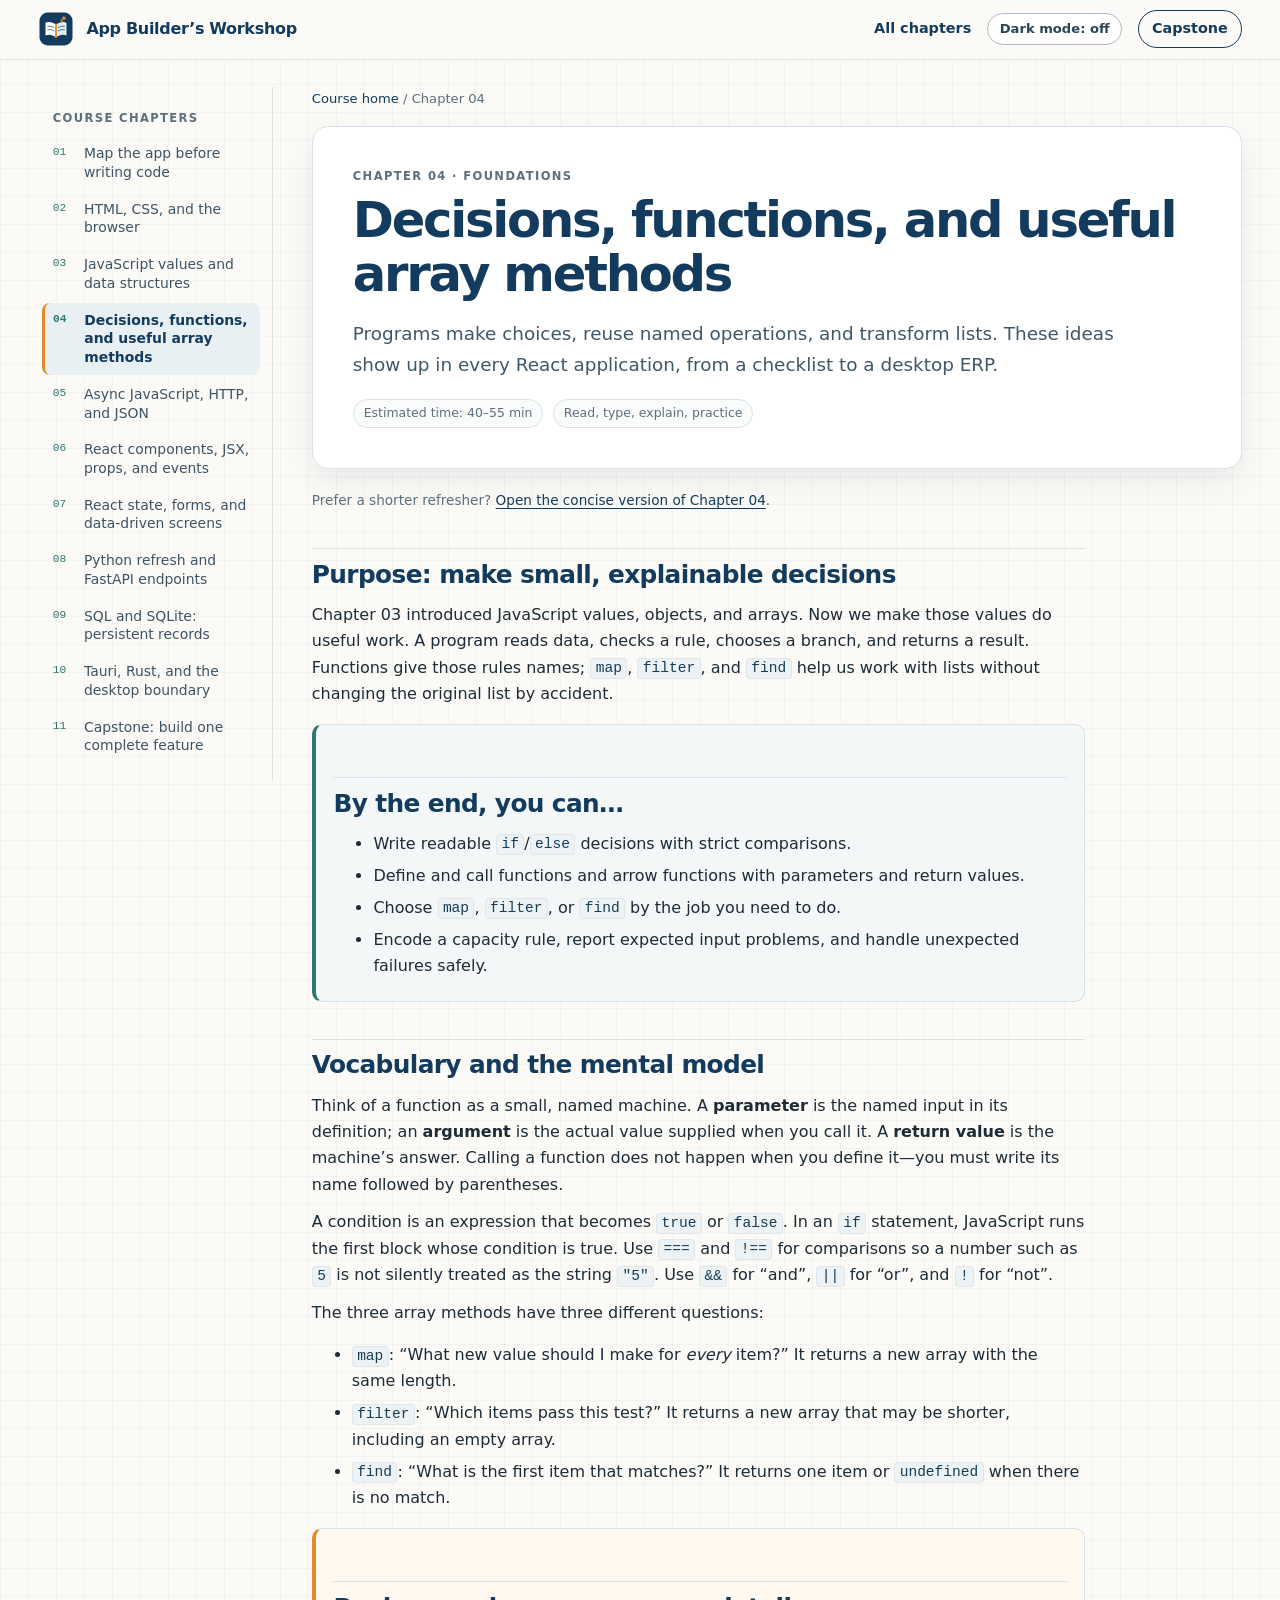
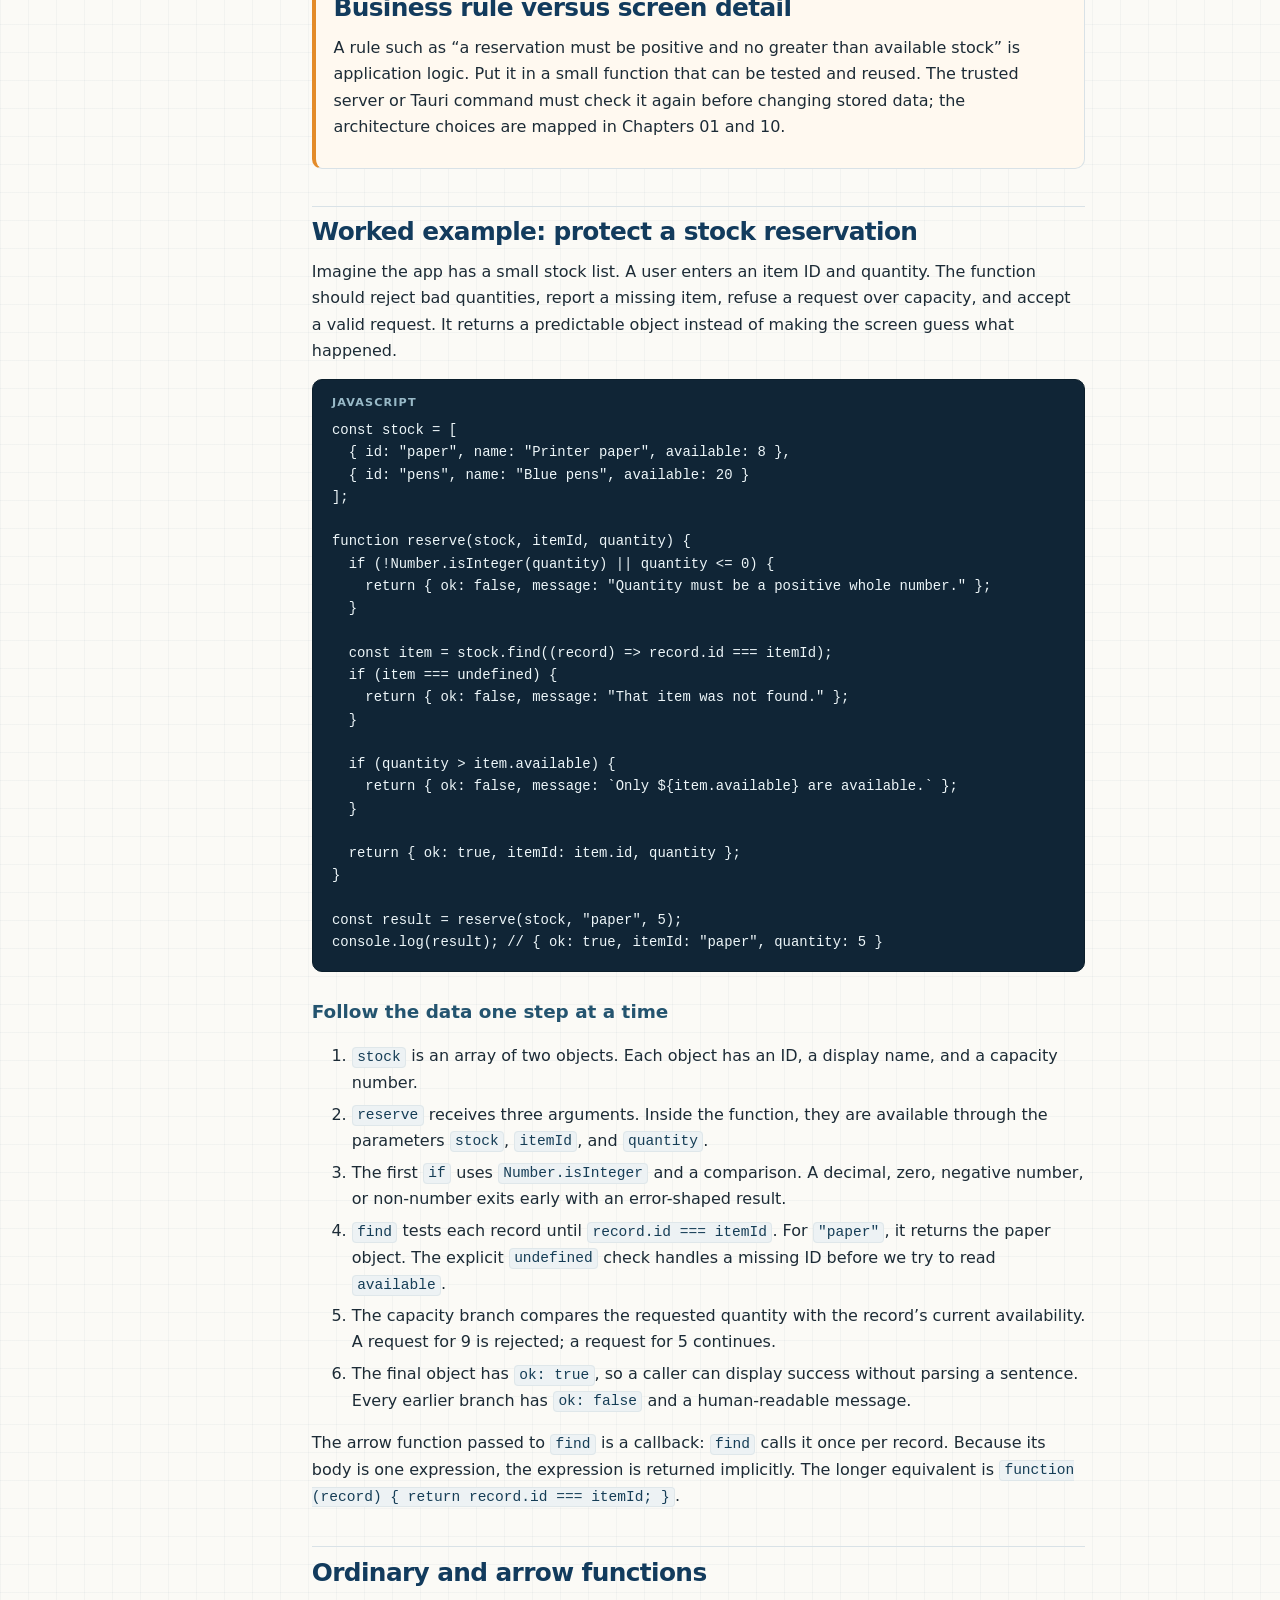
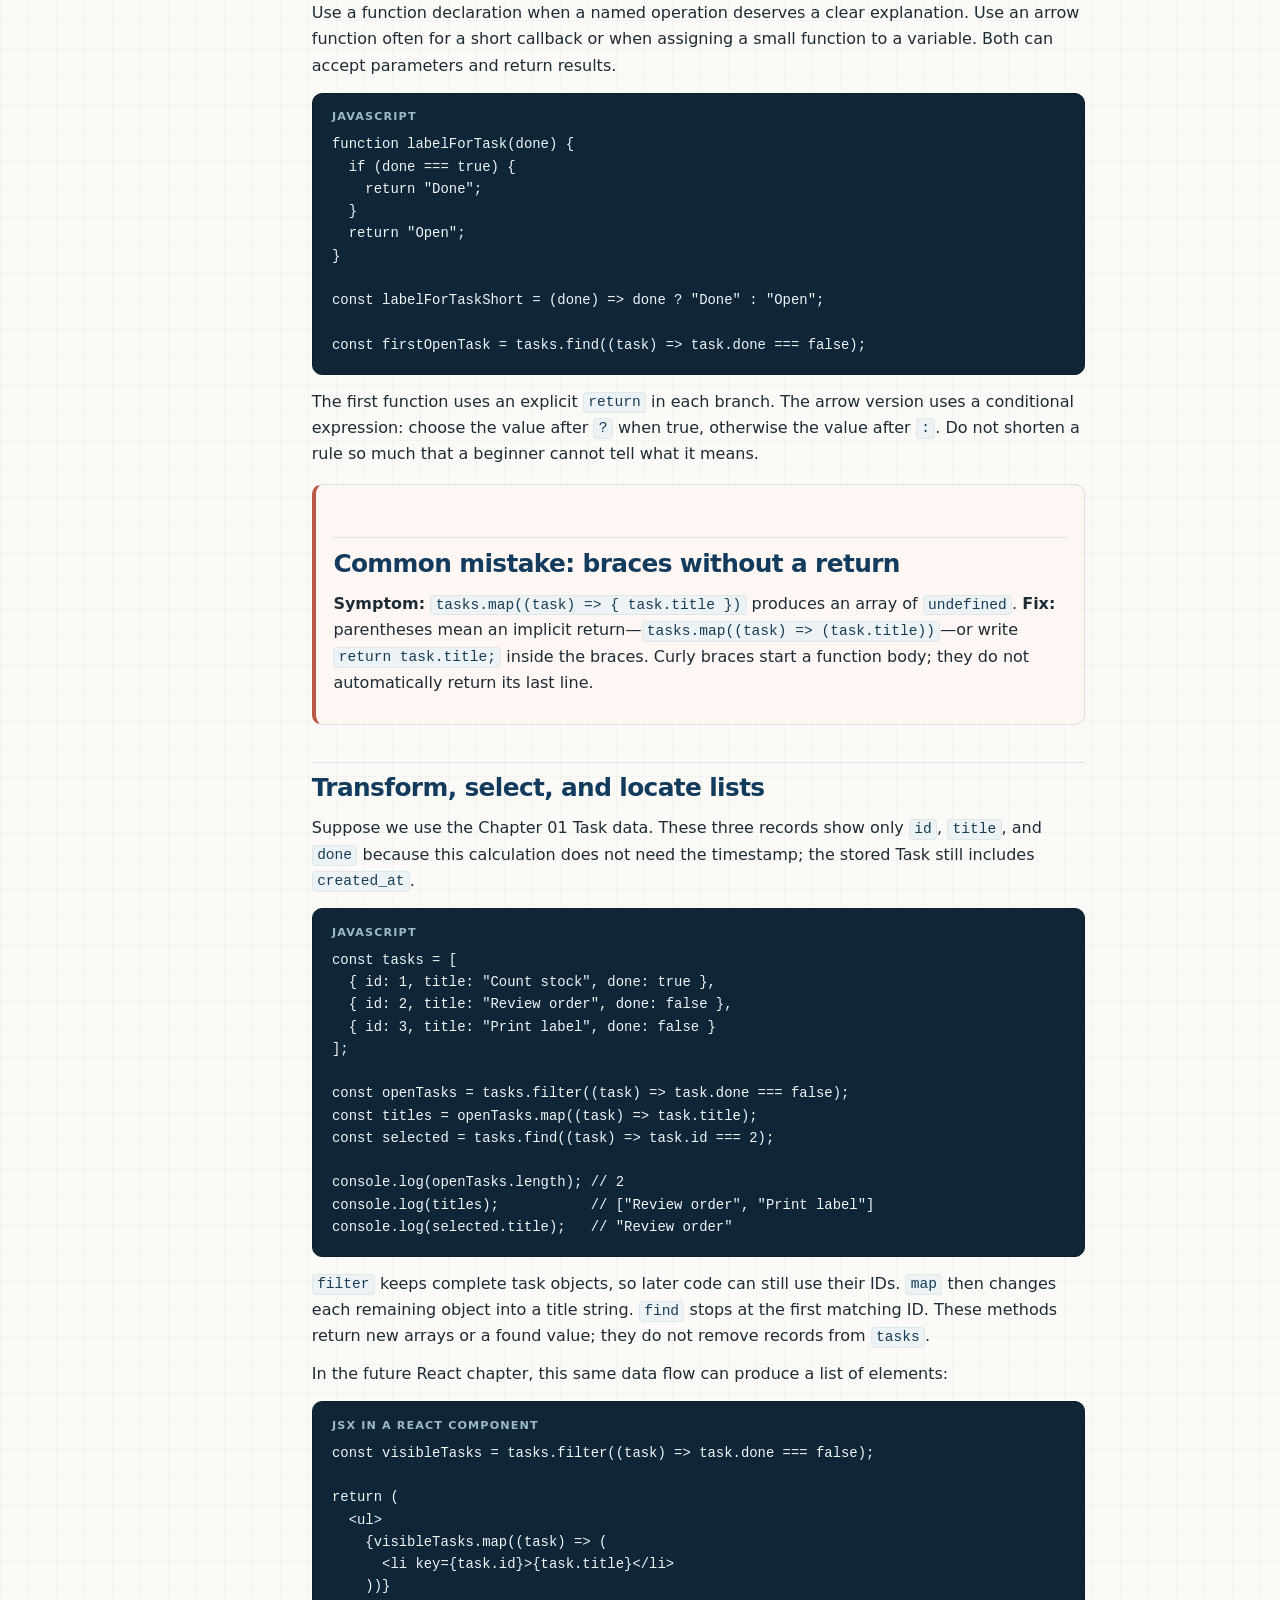
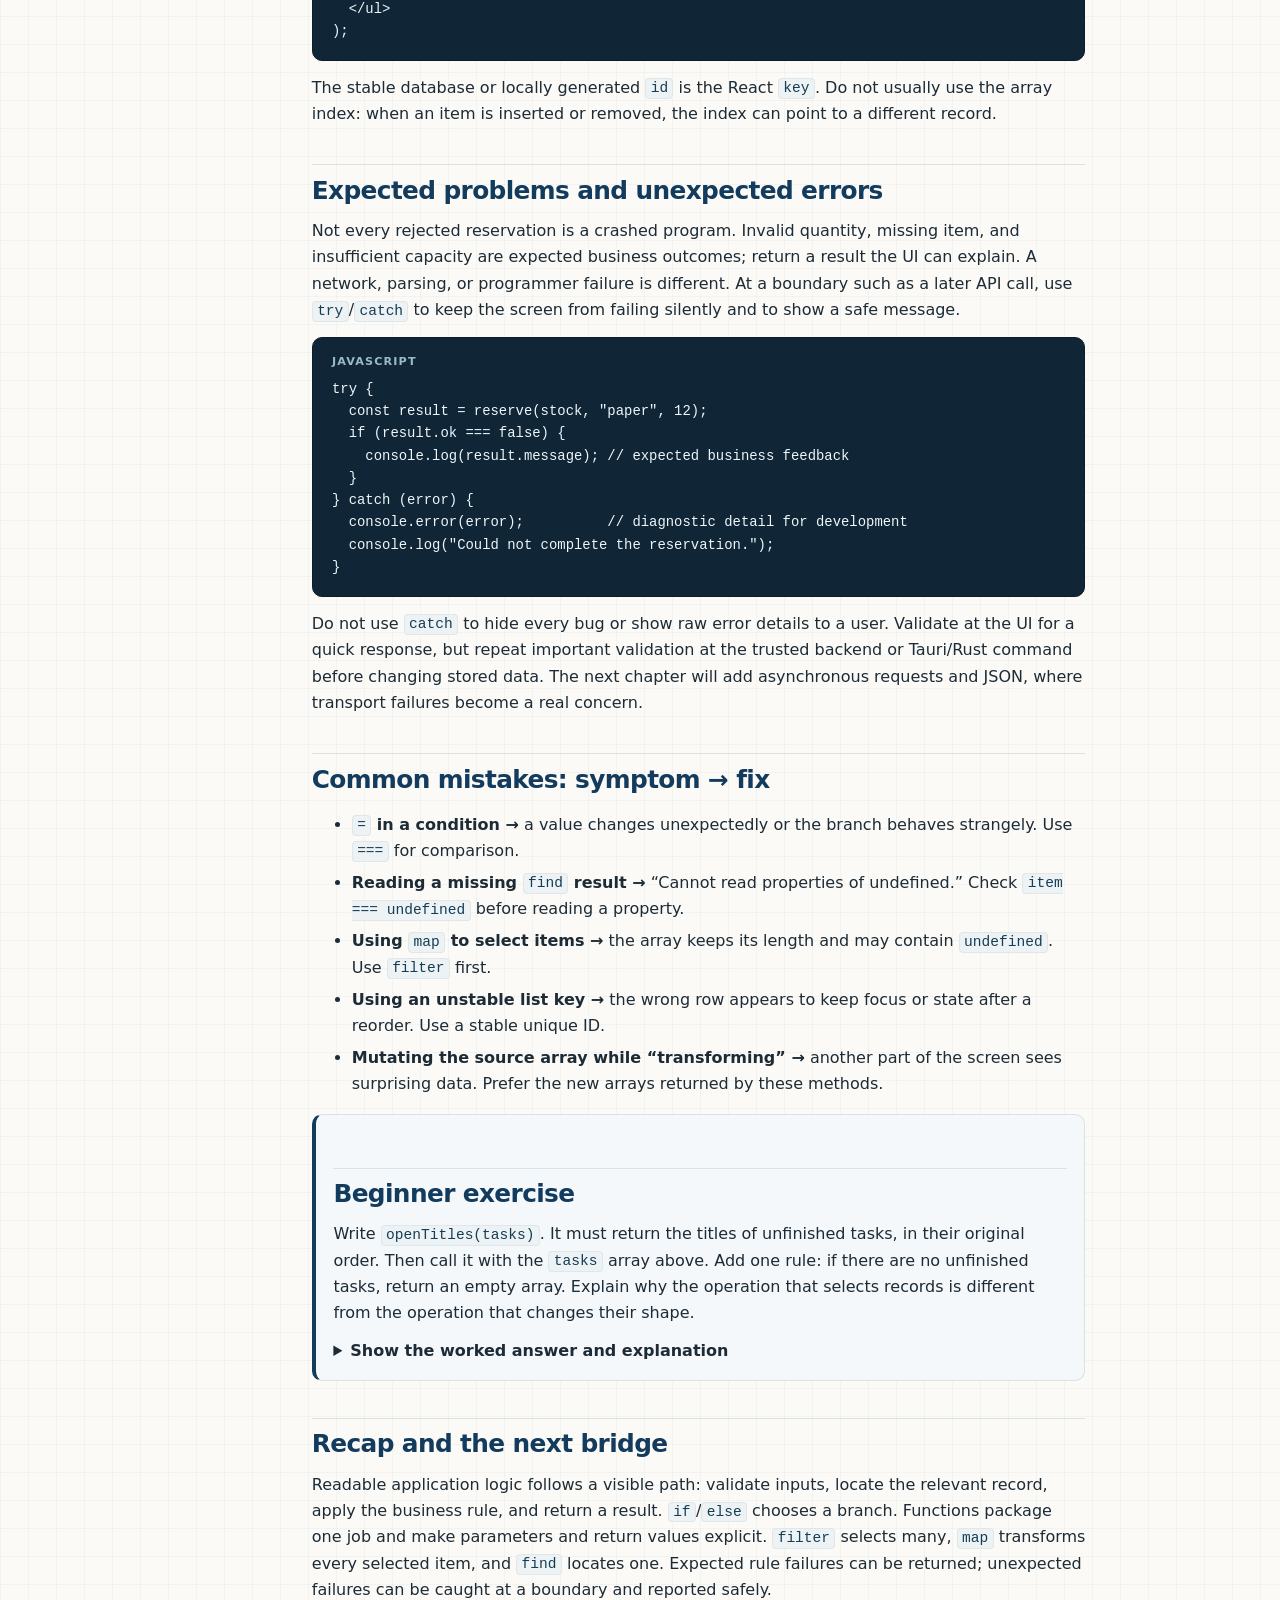
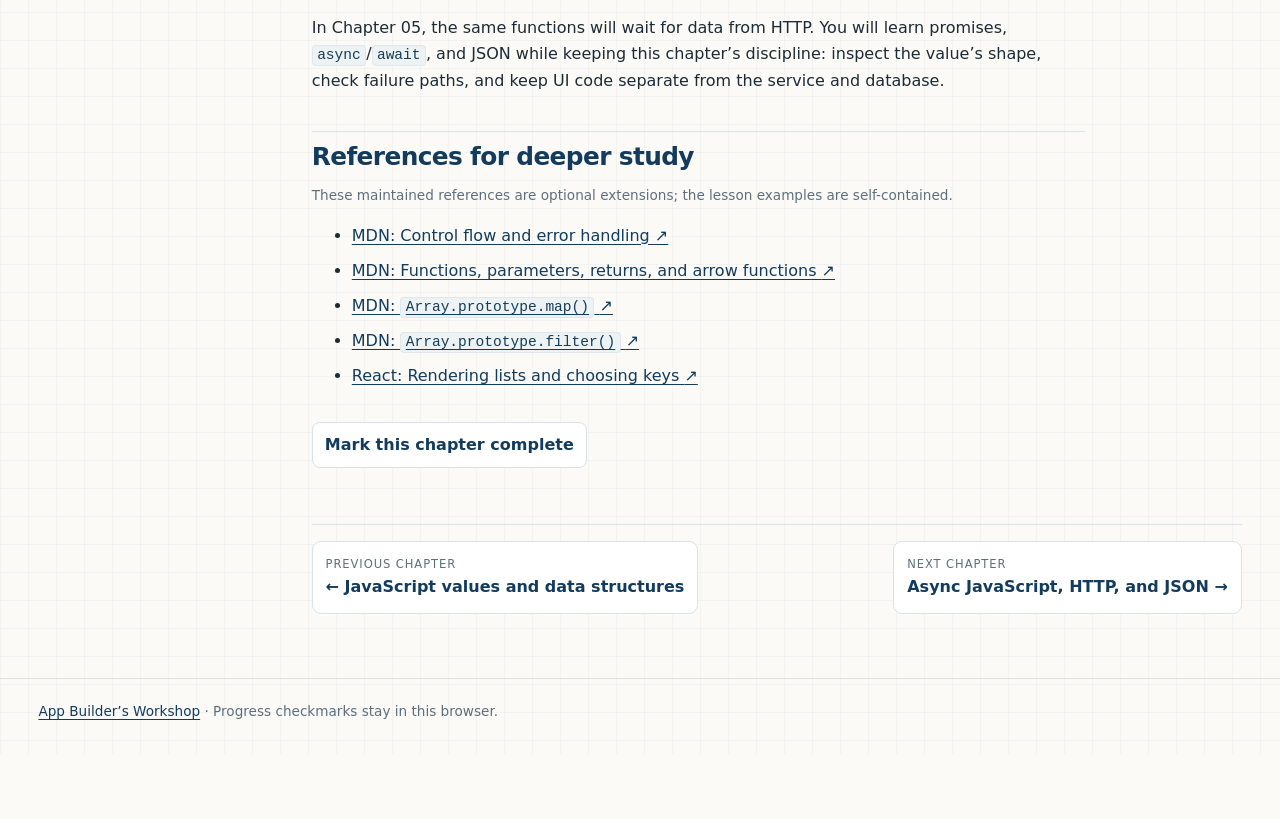
<file: chapters/04-js-logic.html>
<!doctype html>
<html lang="en"><head><meta charset="utf-8"><meta name="viewport" content="width=device-width, initial-scale=1">
<meta name="description" content="Programs make choices, reuse named operations, and transform lists. These ideas show up in every React application, from a checklist to a desktop ERP."><title>04 — Decisions, functions, and useful array methods · App Builder’s Workshop</title>
<link rel="icon" href="../assets/course-mark.svg" type="image/svg+xml"><script>(()=>{let saved=null;try{saved=localStorage.getItem("app-workshop-theme");}catch{}const theme=saved==="dark"||saved==="light"?saved:(matchMedia("(prefers-color-scheme: dark)").matches?"dark":"light");document.documentElement.dataset.theme=theme;})();</script><link rel="stylesheet" href="../assets/site.css"></head>
<body data-chapter="04-js-logic"><a class="skip-link" href="#main">Skip to lesson</a>
<header class="topbar"><div class="topbar-inner"><a class="brand" href="../index.html"><img src="../assets/course-mark.svg" alt=""><span>App Builder’s Workshop</span></a><nav class="topnav" aria-label="Main navigation"><a href="../index.html#roadmap">All chapters</a><button class="theme-toggle" type="button" data-theme-toggle aria-pressed="false">Dark mode: off</button><a class="nav-pill" href="11-capstone.html">Capstone</a></nav></div></header>
<div class="reading-progress" aria-hidden="true"><span data-reading-progress></span></div>
<main id="main" class="layout"><aside class="rail" aria-label="Course chapters"><div class="rail-label">Course chapters</div>
<a href="01-app-map.html"><span class="rail-number">01</span>Map the app before writing code</a>
<a href="02-html-css.html"><span class="rail-number">02</span>HTML, CSS, and the browser</a>
<a href="03-js-data.html"><span class="rail-number">03</span>JavaScript values and data structures</a>
<a href="04-js-logic.html" aria-current="page"><span class="rail-number">04</span>Decisions, functions, and useful array methods</a>
<a href="05-async-json.html"><span class="rail-number">05</span>Async JavaScript, HTTP, and JSON</a>
<a href="06-react-components.html"><span class="rail-number">06</span>React components, JSX, props, and events</a>
<a href="07-react-state.html"><span class="rail-number">07</span>React state, forms, and data-driven screens</a>
<a href="08-python-fastapi.html"><span class="rail-number">08</span>Python refresh and FastAPI endpoints</a>
<a href="09-sqlite.html"><span class="rail-number">09</span>SQL and SQLite: persistent records</a>
<a href="10-tauri-rust.html"><span class="rail-number">10</span>Tauri, Rust, and the desktop boundary</a>
<a href="11-capstone.html"><span class="rail-number">11</span>Capstone: build one complete feature</a></aside><div class="main">
<div class="crumbs"><a href="../index.html">Course home</a> / Chapter 04</div>
<header class="lesson-header"><div class="eyebrow">Chapter 04 · Foundations</div><h1>Decisions, functions, and useful array methods</h1><p class="lead">Programs make choices, reuse named operations, and transform lists. These ideas show up in every React application, from a checklist to a desktop ERP.</p><div class="lesson-meta"><span>Estimated time: 40–55 min</span><span>Read, type, explain, practice</span></div></header>
<p class="small muted course-mode-switch">Prefer a shorter refresher? <a href="../short-chapters/04-js-logic.html">Open the concise version of Chapter 04</a>.</p>
<article class="lesson-content">
<section class="lesson-section" id="purpose">
  <h2>Purpose: make small, explainable decisions</h2>
  <p>Chapter 03 introduced JavaScript values, objects, and arrays. Now we make those values do useful work. A program reads data, checks a rule, chooses a branch, and returns a result. Functions give those rules names; <code>map</code>, <code>filter</code>, and <code>find</code> help us work with lists without changing the original list by accident.</p>
  <div class="outcomes">
    <h2>By the end, you can…</h2>
    <ul>
      <li>Write readable <code>if</code>/<code>else</code> decisions with strict comparisons.</li>
      <li>Define and call functions and arrow functions with parameters and return values.</li>
      <li>Choose <code>map</code>, <code>filter</code>, or <code>find</code> by the job you need to do.</li>
      <li>Encode a capacity rule, report expected input problems, and handle unexpected failures safely.</li>
    </ul>
  </div>
</section>

<section class="lesson-section" id="mental-model">
  <h2>Vocabulary and the mental model</h2>
  <p>Think of a function as a small, named machine. A <strong>parameter</strong> is the named input in its definition; an <strong>argument</strong> is the actual value supplied when you call it. A <strong>return value</strong> is the machine’s answer. Calling a function does not happen when you define it—you must write its name followed by parentheses.</p>
  <p>A condition is an expression that becomes <code>true</code> or <code>false</code>. In an <code>if</code> statement, JavaScript runs the first block whose condition is true. Use <code>===</code> and <code>!==</code> for comparisons so a number such as <code>5</code> is not silently treated as the string <code>"5"</code>. Use <code>&amp;&amp;</code> for “and”, <code>||</code> for “or”, and <code>!</code> for “not”.</p>
  <p>The three array methods have three different questions:</p>
  <ul>
    <li><code>map</code>: “What new value should I make for <em>every</em> item?” It returns a new array with the same length.</li>
    <li><code>filter</code>: “Which items pass this test?” It returns a new array that may be shorter, including an empty array.</li>
    <li><code>find</code>: “What is the first item that matches?” It returns one item or <code>undefined</code> when there is no match.</li>
  </ul>
  <div class="callout">
    <h2>Business rule versus screen detail</h2>
    <p>A rule such as “a reservation must be positive and no greater than available stock” is application logic. Put it in a small function that can be tested and reused. The trusted server or Tauri command must check it again before changing stored data; the architecture choices are mapped in Chapters 01 and 10.</p>
  </div>
</section>

<section class="lesson-section" id="worked-example">
  <h2>Worked example: protect a stock reservation</h2>
  <p>Imagine the app has a small stock list. A user enters an item ID and quantity. The function should reject bad quantities, report a missing item, refuse a request over capacity, and accept a valid request. It returns a predictable object instead of making the screen guess what happened.</p>
  <pre><span class="code-label">JavaScript</span><code>const stock = [
  { id: "paper", name: "Printer paper", available: 8 },
  { id: "pens", name: "Blue pens", available: 20 }
];

function reserve(stock, itemId, quantity) {
  if (!Number.isInteger(quantity) || quantity &lt;= 0) {
    return { ok: false, message: "Quantity must be a positive whole number." };
  }

  const item = stock.find((record) =&gt; record.id === itemId);
  if (item === undefined) {
    return { ok: false, message: "That item was not found." };
  }

  if (quantity &gt; item.available) {
    return { ok: false, message: `Only ${item.available} are available.` };
  }

  return { ok: true, itemId: item.id, quantity };
}

const result = reserve(stock, "paper", 5);
console.log(result); // { ok: true, itemId: "paper", quantity: 5 }</code></pre>
  <h3>Follow the data one step at a time</h3>
  <ol>
    <li><code>stock</code> is an array of two objects. Each object has an ID, a display name, and a capacity number.</li>
    <li><code>reserve</code> receives three arguments. Inside the function, they are available through the parameters <code>stock</code>, <code>itemId</code>, and <code>quantity</code>.</li>
    <li>The first <code>if</code> uses <code>Number.isInteger</code> and a comparison. A decimal, zero, negative number, or non-number exits early with an error-shaped result.</li>
    <li><code>find</code> tests each record until <code>record.id === itemId</code>. For <code>"paper"</code>, it returns the paper object. The explicit <code>undefined</code> check handles a missing ID before we try to read <code>available</code>.</li>
    <li>The capacity branch compares the requested quantity with the record’s current availability. A request for 9 is rejected; a request for 5 continues.</li>
    <li>The final object has <code>ok: true</code>, so a caller can display success without parsing a sentence. Every earlier branch has <code>ok: false</code> and a human-readable message.</li>
  </ol>
  <p>The arrow function passed to <code>find</code> is a callback: <code>find</code> calls it once per record. Because its body is one expression, the expression is returned implicitly. The longer equivalent is <code>function (record) { return record.id === itemId; }</code>.</p>
</section>

<section class="lesson-section" id="functions">
  <h2>Ordinary and arrow functions</h2>
  <p>Use a function declaration when a named operation deserves a clear explanation. Use an arrow function often for a short callback or when assigning a small function to a variable. Both can accept parameters and return results.</p>
  <pre><span class="code-label">JavaScript</span><code>function labelForTask(done) {
  if (done === true) {
    return "Done";
  }
  return "Open";
}

const labelForTaskShort = (done) =&gt; done ? "Done" : "Open";

const firstOpenTask = tasks.find((task) =&gt; task.done === false);</code></pre>
  <p>The first function uses an explicit <code>return</code> in each branch. The arrow version uses a conditional expression: choose the value after <code>?</code> when true, otherwise the value after <code>:</code>. Do not shorten a rule so much that a beginner cannot tell what it means.</p>
  <div class="mistake">
    <h2>Common mistake: braces without a return</h2>
    <p><strong>Symptom:</strong> <code>tasks.map((task) =&gt; { task.title })</code> produces an array of <code>undefined</code>. <strong>Fix:</strong> parentheses mean an implicit return—<code>tasks.map((task) =&gt; (task.title))</code>—or write <code>return task.title;</code> inside the braces. Curly braces start a function body; they do not automatically return its last line.</p>
  </div>
</section>

<section class="lesson-section" id="arrays">
  <h2>Transform, select, and locate lists</h2>
  <p>Suppose we use the Chapter 01 Task data. These three records show only <code>id</code>, <code>title</code>, and <code>done</code> because this calculation does not need the timestamp; the stored Task still includes <code>created_at</code>.</p>
  <pre><span class="code-label">JavaScript</span><code>const tasks = [
  { id: 1, title: "Count stock", done: true },
  { id: 2, title: "Review order", done: false },
  { id: 3, title: "Print label", done: false }
];

const openTasks = tasks.filter((task) =&gt; task.done === false);
const titles = openTasks.map((task) =&gt; task.title);
const selected = tasks.find((task) =&gt; task.id === 2);

console.log(openTasks.length); // 2
console.log(titles);           // ["Review order", "Print label"]
console.log(selected.title);   // "Review order"</code></pre>
  <p><code>filter</code> keeps complete task objects, so later code can still use their IDs. <code>map</code> then changes each remaining object into a title string. <code>find</code> stops at the first matching ID. These methods return new arrays or a found value; they do not remove records from <code>tasks</code>.</p>
  <p>In the future React chapter, this same data flow can produce a list of elements:</p>
  <pre><span class="code-label">JSX in a React component</span><code>const visibleTasks = tasks.filter((task) =&gt; task.done === false);

return (
  &lt;ul&gt;
    {visibleTasks.map((task) =&gt; (
      &lt;li key={task.id}&gt;{task.title}&lt;/li&gt;
    ))}
  &lt;/ul&gt;
);</code></pre>
  <p>The stable database or locally generated <code>id</code> is the React <code>key</code>. Do not usually use the array index: when an item is inserted or removed, the index can point to a different record.</p>
</section>

<section class="lesson-section" id="errors">
  <h2>Expected problems and unexpected errors</h2>
  <p>Not every rejected reservation is a crashed program. Invalid quantity, missing item, and insufficient capacity are expected business outcomes; return a result the UI can explain. A network, parsing, or programmer failure is different. At a boundary such as a later API call, use <code>try</code>/<code>catch</code> to keep the screen from failing silently and to show a safe message.</p>
  <pre><span class="code-label">JavaScript</span><code>try {
  const result = reserve(stock, "paper", 12);
  if (result.ok === false) {
    console.log(result.message); // expected business feedback
  }
} catch (error) {
  console.error(error);          // diagnostic detail for development
  console.log("Could not complete the reservation.");
}</code></pre>
  <p>Do not use <code>catch</code> to hide every bug or show raw error details to a user. Validate at the UI for a quick response, but repeat important validation at the trusted backend or Tauri/Rust command before changing stored data. The next chapter will add asynchronous requests and JSON, where transport failures become a real concern.</p>
</section>

<section class="lesson-section" id="mistakes">
  <h2>Common mistakes: symptom → fix</h2>
  <ul>
    <li><strong><code>=</code> in a condition →</strong> a value changes unexpectedly or the branch behaves strangely. Use <code>===</code> for comparison.</li>
    <li><strong>Reading a missing <code>find</code> result →</strong> “Cannot read properties of undefined.” Check <code>item === undefined</code> before reading a property.</li>
    <li><strong>Using <code>map</code> to select items →</strong> the array keeps its length and may contain <code>undefined</code>. Use <code>filter</code> first.</li>
    <li><strong>Using an unstable list key →</strong> the wrong row appears to keep focus or state after a reorder. Use a stable unique ID.</li>
    <li><strong>Mutating the source array while “transforming” →</strong> another part of the screen sees surprising data. Prefer the new arrays returned by these methods.</li>
  </ul>
</section>

<section class="exercise" id="practice">
  <h2>Beginner exercise</h2>
  <p>Write <code>openTitles(tasks)</code>. It must return the titles of unfinished tasks, in their original order. Then call it with the <code>tasks</code> array above. Add one rule: if there are no unfinished tasks, return an empty array. Explain why the operation that selects records is different from the operation that changes their shape.</p>
  <details>
    <summary><strong>Show the worked answer and explanation</strong></summary>
    <div class="answer">
      <pre><span class="code-label">JavaScript</span><code>function openTitles(tasks) {
  const openTasks = tasks.filter((task) =&gt; task.done === false);
  return openTasks.map((task) =&gt; task.title);
}

const result = openTitles(tasks);
console.log(result); // ["Review order", "Print label"]</code></pre>
      <p><code>filter</code> answers “which task objects should remain?” and therefore produces zero or more task objects. <code>map</code> answers “what value should I take from each remaining object?” If every task is done, <code>filter</code> produces <code>[]</code>, and <code>map</code> also produces <code>[]</code>—no special branch is needed.</p>
    </div>
  </details>
</section>

<section class="lesson-section" id="recap">
  <h2>Recap and the next bridge</h2>
  <p>Readable application logic follows a visible path: validate inputs, locate the relevant record, apply the business rule, and return a result. <code>if</code>/<code>else</code> chooses a branch. Functions package one job and make parameters and return values explicit. <code>filter</code> selects many, <code>map</code> transforms every selected item, and <code>find</code> locates one. Expected rule failures can be returned; unexpected failures can be caught at a boundary and reported safely.</p>
  <p>In Chapter 05, the same functions will wait for data from HTTP. You will learn promises, <code>async</code>/<code>await</code>, and JSON while keeping this chapter’s discipline: inspect the value’s shape, check failure paths, and keep UI code separate from the service and database.</p>
</section>

<section class="resource-list" id="references">
  <h2>References for deeper study</h2>
  <p class="small muted">These maintained references are optional extensions; the lesson examples are self-contained.</p>
  <ul>
    <li><a href="https://developer.mozilla.org/en-US/docs/Web/JavaScript/Guide/Control_flow_and_error_handling" target="_blank" rel="noopener noreferrer">MDN: Control flow and error handling <span aria-hidden="true">↗</span></a></li>
    <li><a href="https://developer.mozilla.org/en-US/docs/Web/JavaScript/Guide/Functions" target="_blank" rel="noopener noreferrer">MDN: Functions, parameters, returns, and arrow functions <span aria-hidden="true">↗</span></a></li>
    <li><a href="https://developer.mozilla.org/en-US/docs/Web/JavaScript/Reference/Global_Objects/Array/map" target="_blank" rel="noopener noreferrer">MDN: <code>Array.prototype.map()</code> <span aria-hidden="true">↗</span></a></li>
    <li><a href="https://developer.mozilla.org/en-US/docs/Web/JavaScript/Reference/Global_Objects/Array/filter" target="_blank" rel="noopener noreferrer">MDN: <code>Array.prototype.filter()</code> <span aria-hidden="true">↗</span></a></li>
    <li><a href="https://react.dev/learn/rendering-lists" target="_blank" rel="noopener noreferrer">React: Rendering lists and choosing keys <span aria-hidden="true">↗</span></a></li>
  </ul>
</section>
</article>
<button class="mark-complete" type="button" data-complete aria-pressed="false">Mark this chapter complete</button>
<nav class="lesson-nav" aria-label="Previous and next chapters"><a href="03-js-data.html"><small>Previous chapter</small><strong>← JavaScript values and data structures</strong></a><a href="05-async-json.html"><small>Next chapter</small><strong>Async JavaScript, HTTP, and JSON →</strong></a></nav>
</div></main><footer class="footer"><a href="../index.html">App Builder’s Workshop</a> · Progress checkmarks stay in this browser.</footer><script src="../assets/site.js" defer></script></body></html>
</file>
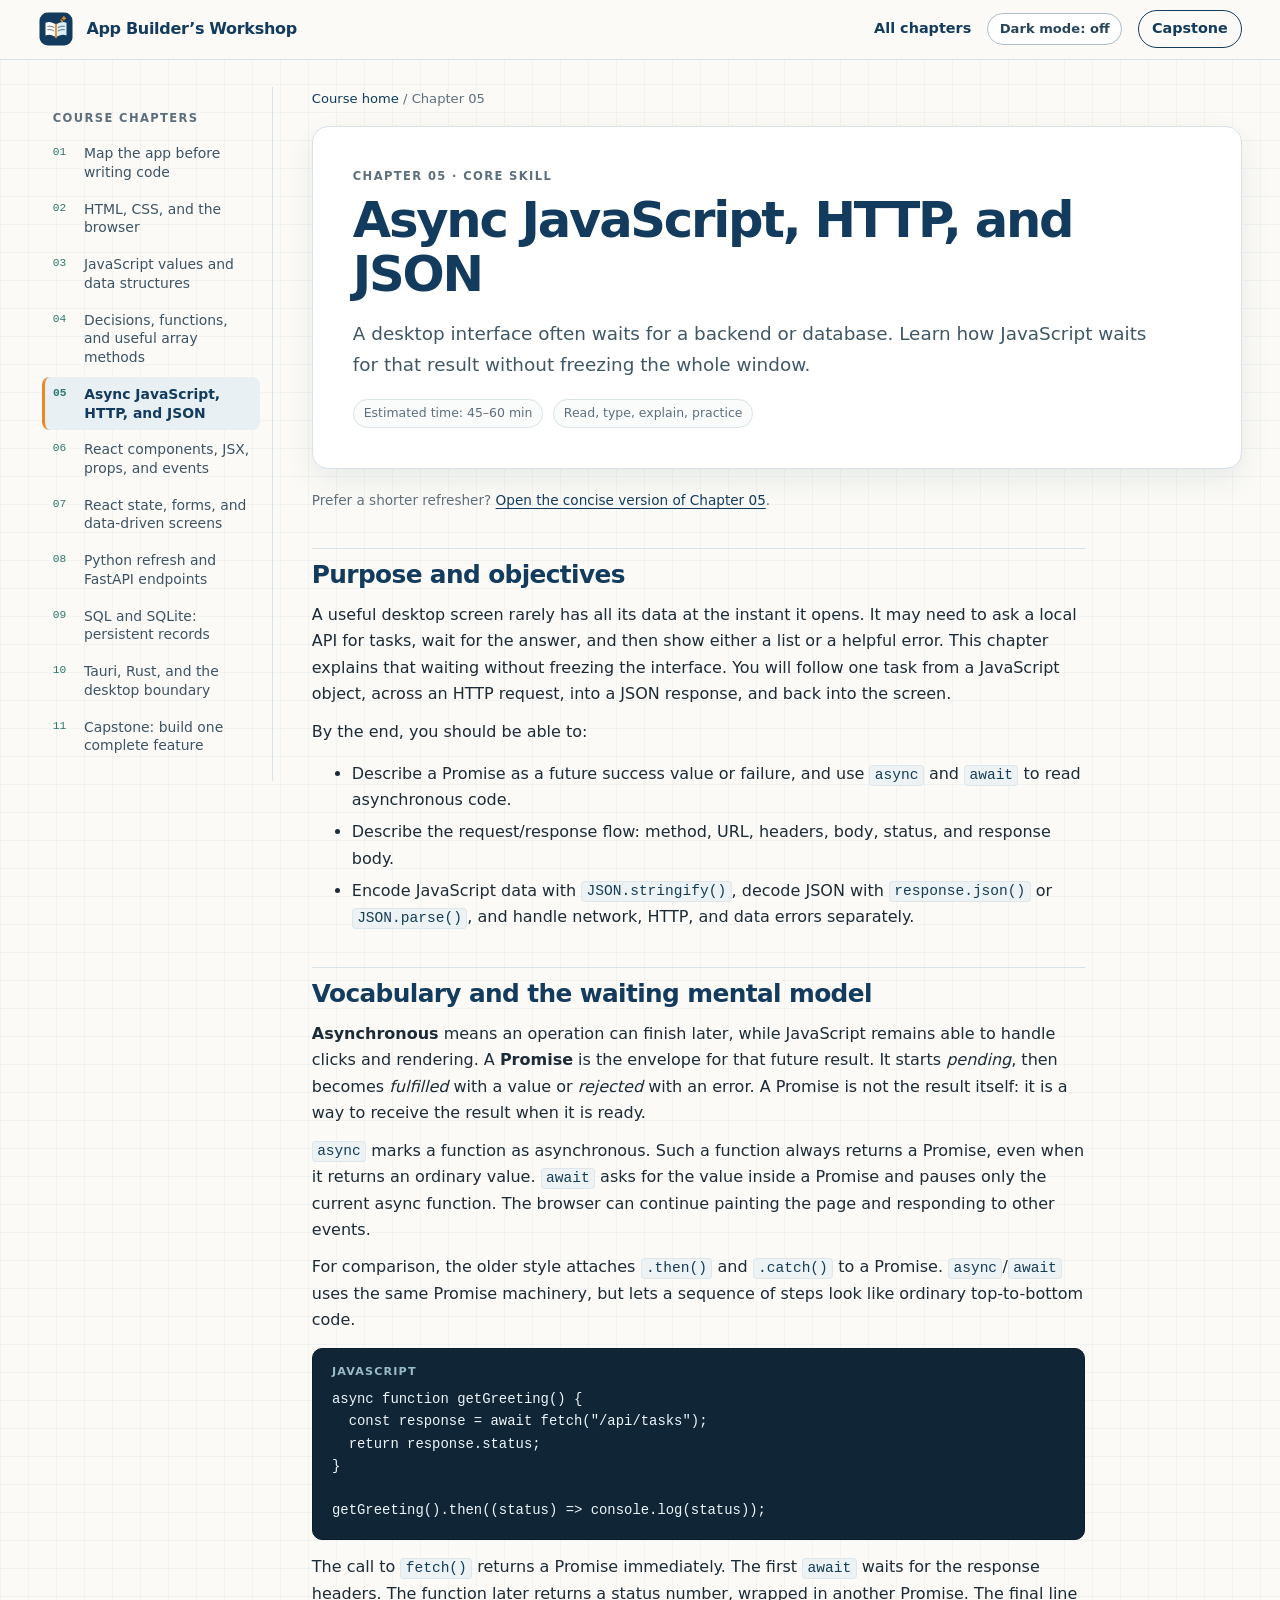
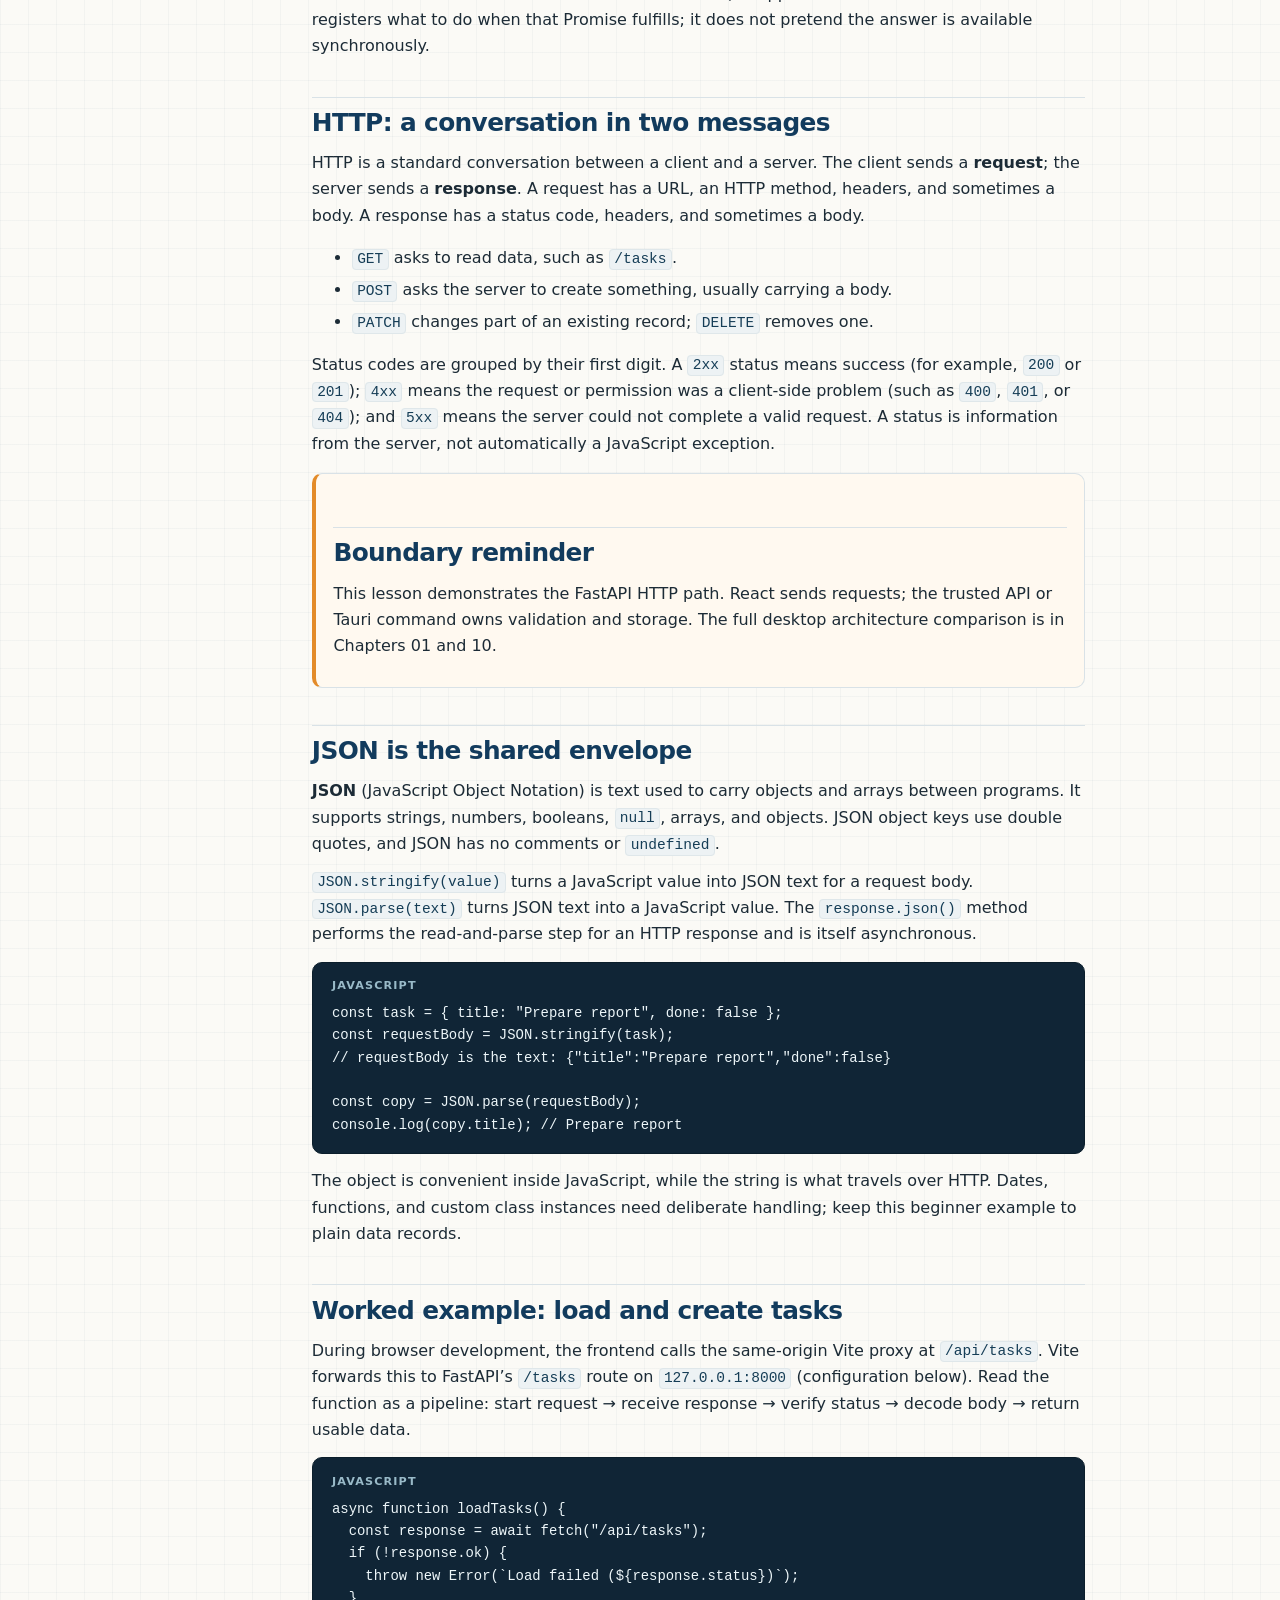
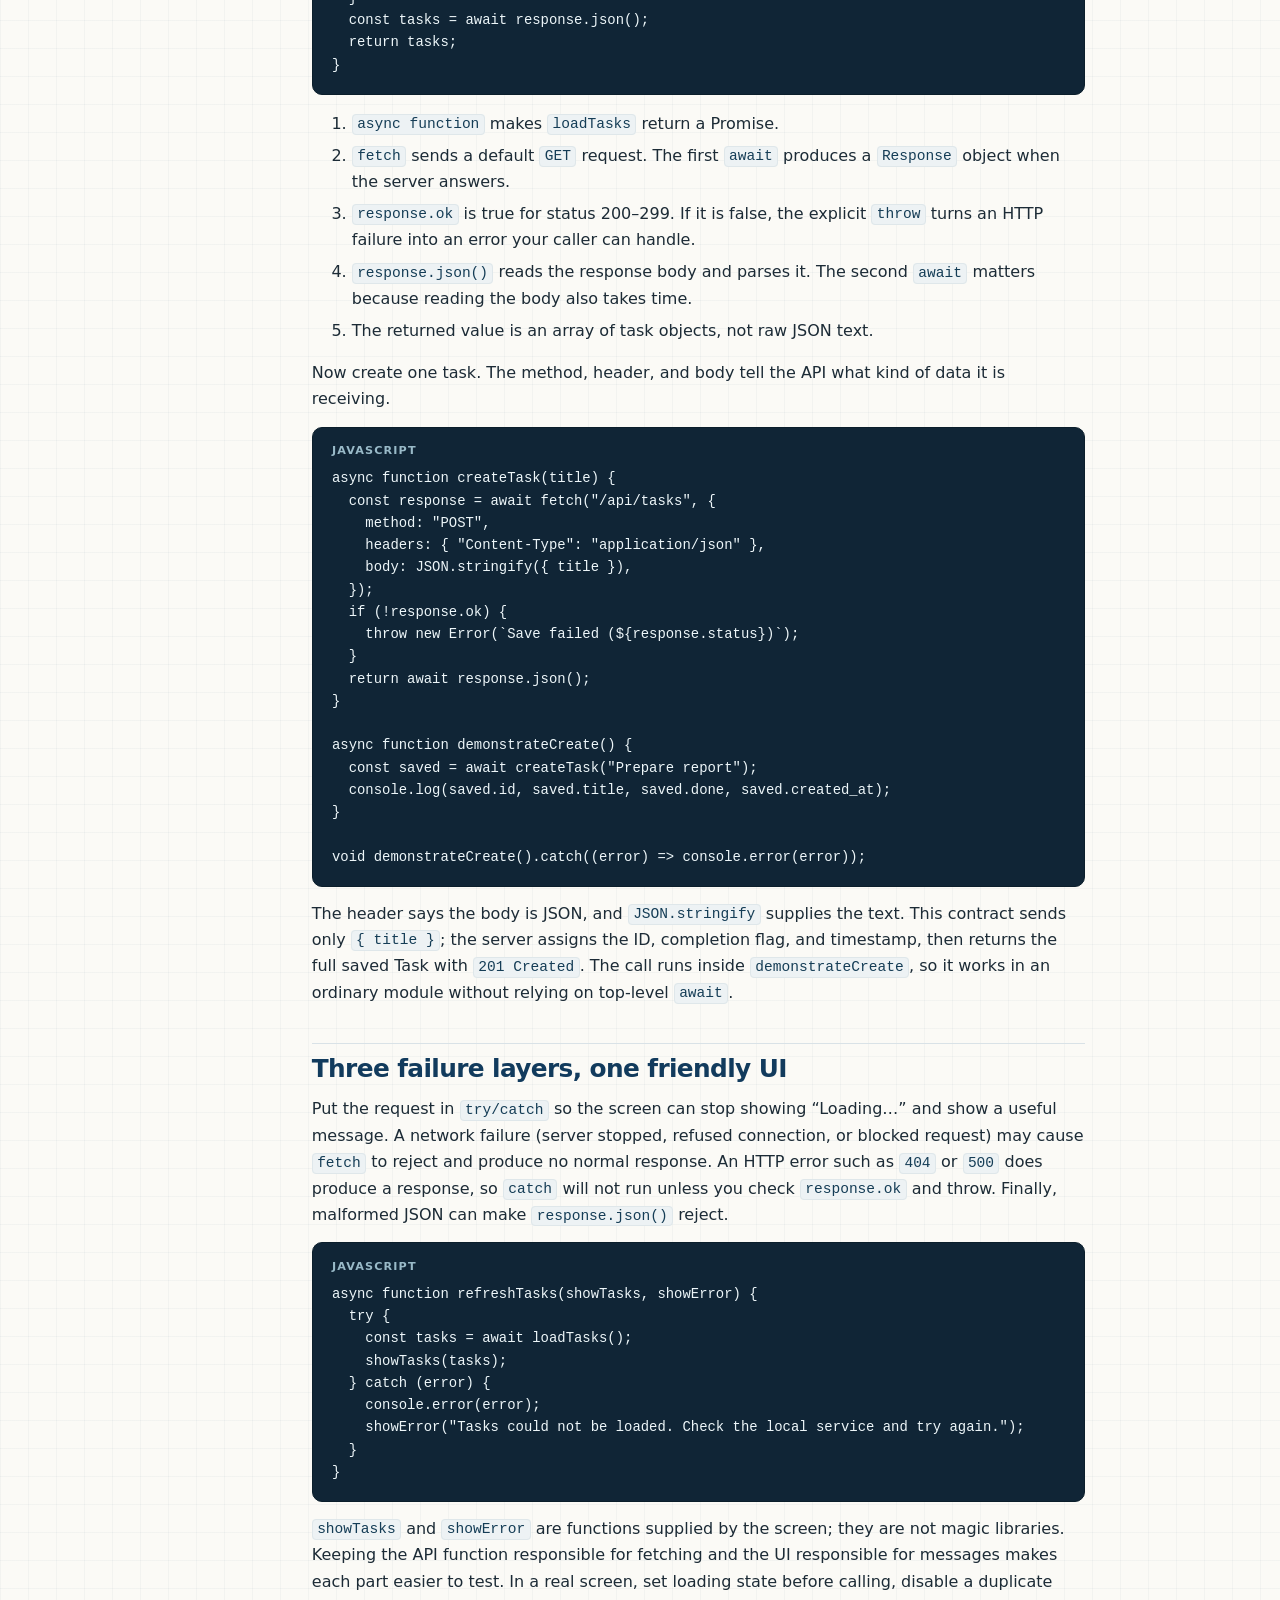
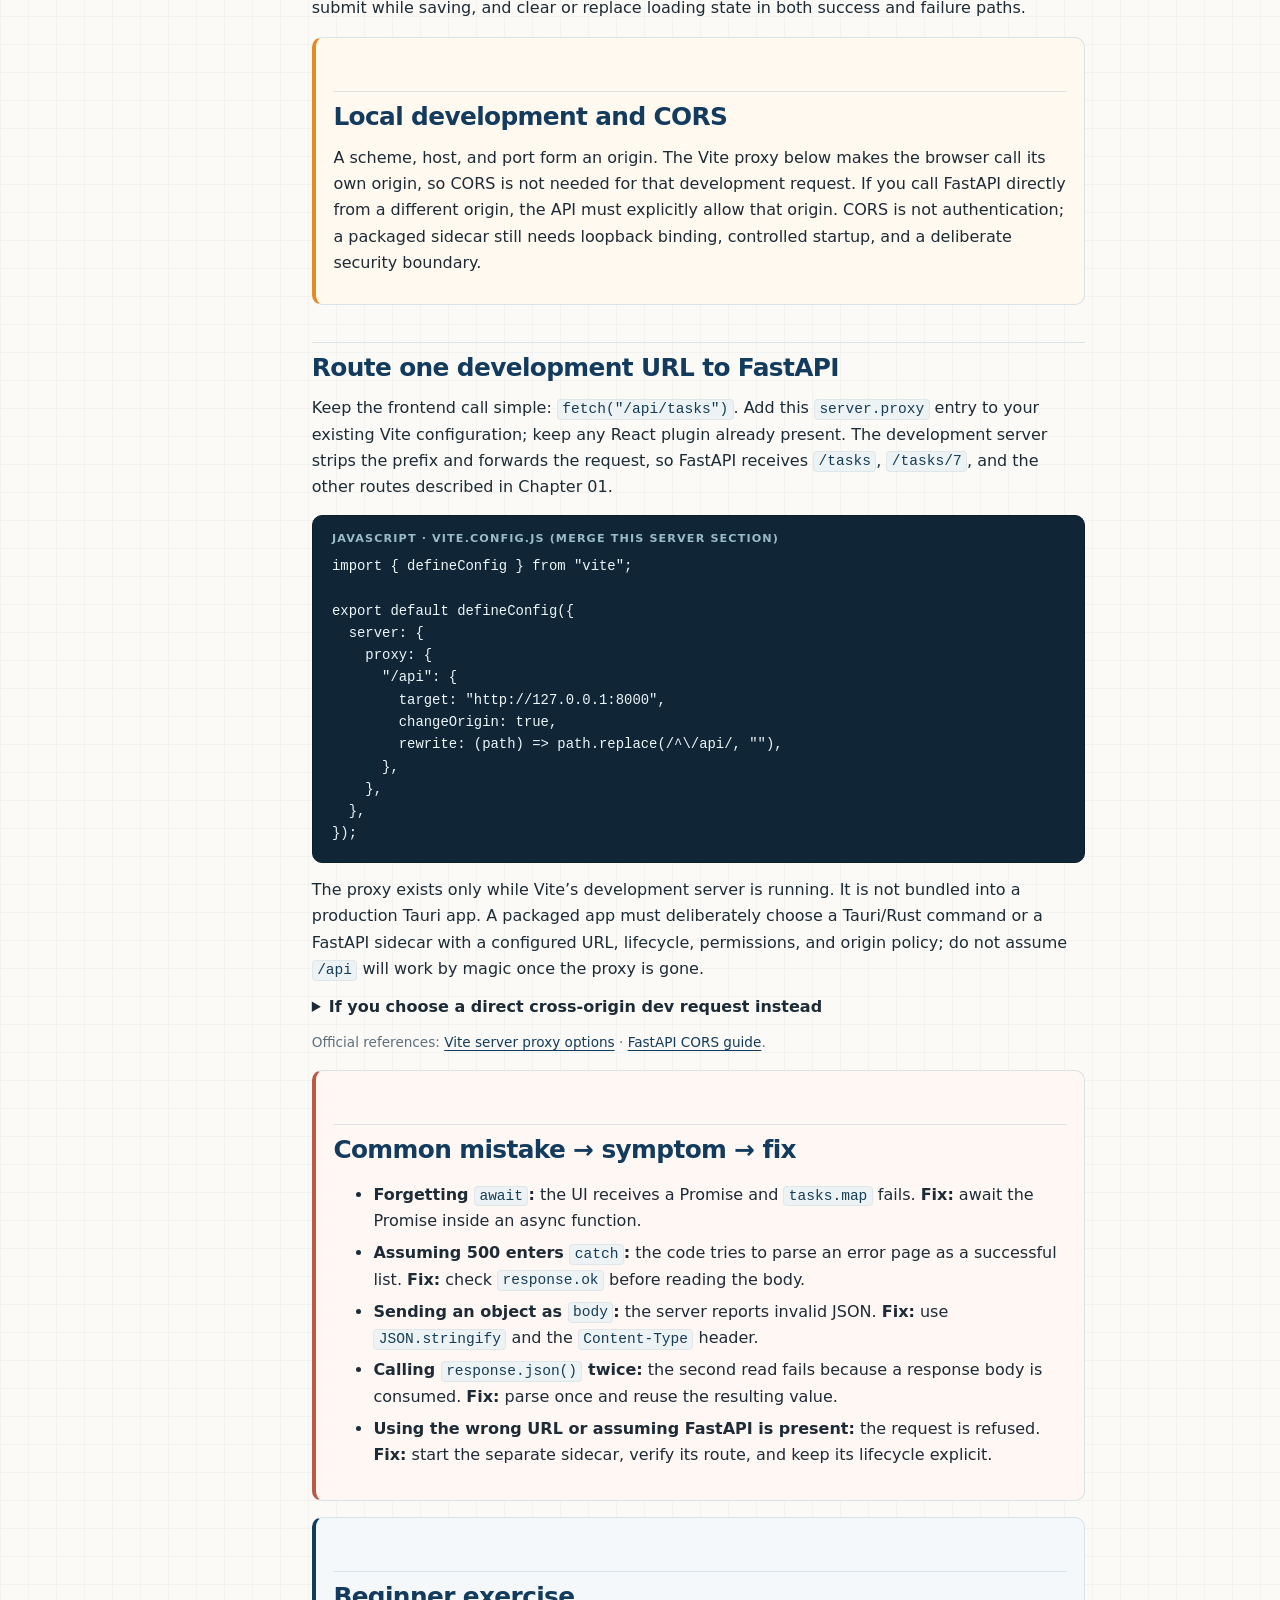
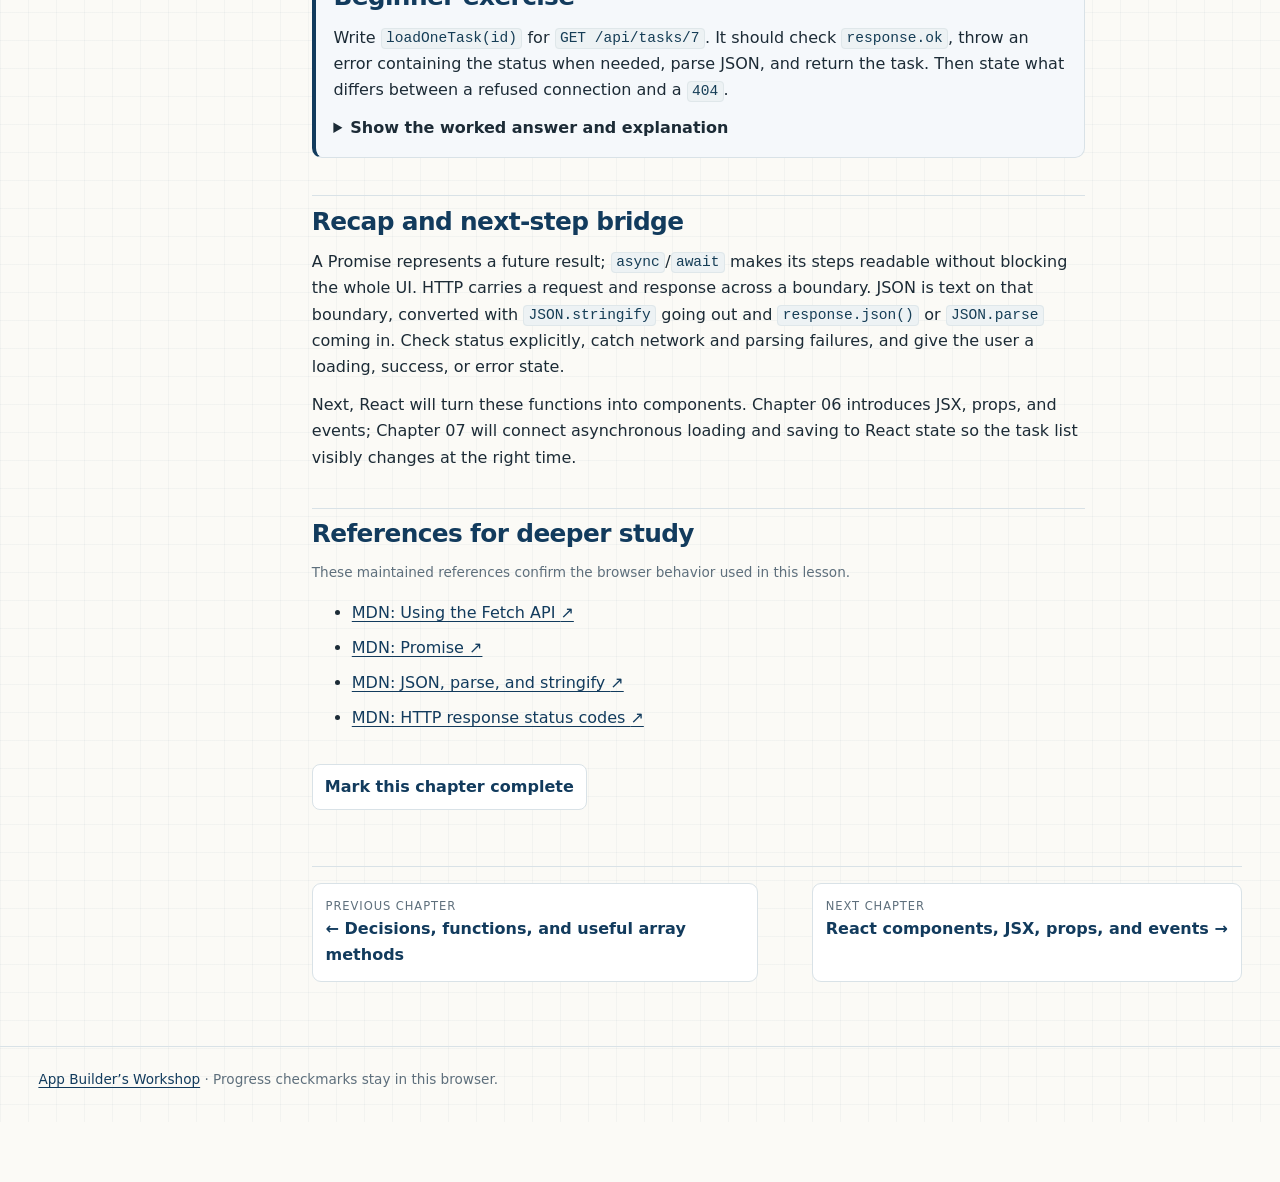
<file: chapters/05-async-json.html>
<!doctype html>
<html lang="en"><head><meta charset="utf-8"><meta name="viewport" content="width=device-width, initial-scale=1">
<meta name="description" content="A desktop interface often waits for a backend or database. Learn how JavaScript waits for that result without freezing the whole window."><title>05 — Async JavaScript, HTTP, and JSON · App Builder’s Workshop</title>
<link rel="icon" href="../assets/course-mark.svg" type="image/svg+xml"><script>(()=>{let saved=null;try{saved=localStorage.getItem("app-workshop-theme");}catch{}const theme=saved==="dark"||saved==="light"?saved:(matchMedia("(prefers-color-scheme: dark)").matches?"dark":"light");document.documentElement.dataset.theme=theme;})();</script><link rel="stylesheet" href="../assets/site.css"></head>
<body data-chapter="05-async-json"><a class="skip-link" href="#main">Skip to lesson</a>
<header class="topbar"><div class="topbar-inner"><a class="brand" href="../index.html"><img src="../assets/course-mark.svg" alt=""><span>App Builder’s Workshop</span></a><nav class="topnav" aria-label="Main navigation"><a href="../index.html#roadmap">All chapters</a><button class="theme-toggle" type="button" data-theme-toggle aria-pressed="false">Dark mode: off</button><a class="nav-pill" href="11-capstone.html">Capstone</a></nav></div></header>
<div class="reading-progress" aria-hidden="true"><span data-reading-progress></span></div>
<main id="main" class="layout"><aside class="rail" aria-label="Course chapters"><div class="rail-label">Course chapters</div>
<a href="01-app-map.html"><span class="rail-number">01</span>Map the app before writing code</a>
<a href="02-html-css.html"><span class="rail-number">02</span>HTML, CSS, and the browser</a>
<a href="03-js-data.html"><span class="rail-number">03</span>JavaScript values and data structures</a>
<a href="04-js-logic.html"><span class="rail-number">04</span>Decisions, functions, and useful array methods</a>
<a href="05-async-json.html" aria-current="page"><span class="rail-number">05</span>Async JavaScript, HTTP, and JSON</a>
<a href="06-react-components.html"><span class="rail-number">06</span>React components, JSX, props, and events</a>
<a href="07-react-state.html"><span class="rail-number">07</span>React state, forms, and data-driven screens</a>
<a href="08-python-fastapi.html"><span class="rail-number">08</span>Python refresh and FastAPI endpoints</a>
<a href="09-sqlite.html"><span class="rail-number">09</span>SQL and SQLite: persistent records</a>
<a href="10-tauri-rust.html"><span class="rail-number">10</span>Tauri, Rust, and the desktop boundary</a>
<a href="11-capstone.html"><span class="rail-number">11</span>Capstone: build one complete feature</a></aside><div class="main">
<div class="crumbs"><a href="../index.html">Course home</a> / Chapter 05</div>
<header class="lesson-header"><div class="eyebrow">Chapter 05 · Core skill</div><h1>Async JavaScript, HTTP, and JSON</h1><p class="lead">A desktop interface often waits for a backend or database. Learn how JavaScript waits for that result without freezing the whole window.</p><div class="lesson-meta"><span>Estimated time: 45–60 min</span><span>Read, type, explain, practice</span></div></header>
<p class="small muted course-mode-switch">Prefer a shorter refresher? <a href="../short-chapters/05-async-json.html">Open the concise version of Chapter 05</a>.</p>
<article class="lesson-content">
<section id="purpose" class="lesson-section">
  <h2>Purpose and objectives <a class="section-anchor" href="#purpose" aria-label="Link to Purpose and objectives">¶</a></h2>
  <p>A useful desktop screen rarely has all its data at the instant it opens. It may need to ask a local API for tasks, wait for the answer, and then show either a list or a helpful error. This chapter explains that waiting without freezing the interface. You will follow one task from a JavaScript object, across an HTTP request, into a JSON response, and back into the screen.</p>
  <p>By the end, you should be able to:</p>
  <ul>
    <li>Describe a Promise as a future success value or failure, and use <code>async</code> and <code>await</code> to read asynchronous code.</li>
    <li>Describe the request/response flow: method, URL, headers, body, status, and response body.</li>
    <li>Encode JavaScript data with <code>JSON.stringify()</code>, decode JSON with <code>response.json()</code> or <code>JSON.parse()</code>, and handle network, HTTP, and data errors separately.</li>
  </ul>
</section>

<section id="mental-model" class="lesson-section">
  <h2>Vocabulary and the waiting mental model <a class="section-anchor" href="#mental-model" aria-label="Link to Vocabulary and the waiting mental model">¶</a></h2>
  <p><strong>Asynchronous</strong> means an operation can finish later, while JavaScript remains able to handle clicks and rendering. A <strong>Promise</strong> is the envelope for that future result. It starts <em>pending</em>, then becomes <em>fulfilled</em> with a value or <em>rejected</em> with an error. A Promise is not the result itself: it is a way to receive the result when it is ready.</p>
  <p><code>async</code> marks a function as asynchronous. Such a function always returns a Promise, even when it returns an ordinary value. <code>await</code> asks for the value inside a Promise and pauses only the current async function. The browser can continue painting the page and responding to other events.</p>
  <p>For comparison, the older style attaches <code>.then()</code> and <code>.catch()</code> to a Promise. <code>async</code>/<code>await</code> uses the same Promise machinery, but lets a sequence of steps look like ordinary top-to-bottom code.</p>
  <pre><code><span class="code-label">JavaScript</span>async function getGreeting() {
  const response = await fetch("/api/tasks");
  return response.status;
}

getGreeting().then((status) =&gt; console.log(status));</code></pre>
  <p>The call to <code>fetch()</code> returns a Promise immediately. The first <code>await</code> waits for the response headers. The function later returns a status number, wrapped in another Promise. The final line registers what to do when that Promise fulfills; it does not pretend the answer is available synchronously.</p>
</section>

<section id="http-flow" class="lesson-section">
  <h2>HTTP: a conversation in two messages <a class="section-anchor" href="#http-flow" aria-label="Link to HTTP: a conversation in two messages">¶</a></h2>
  <p>HTTP is a standard conversation between a client and a server. The client sends a <strong>request</strong>; the server sends a <strong>response</strong>. A request has a URL, an HTTP method, headers, and sometimes a body. A response has a status code, headers, and sometimes a body.</p>
  <ul>
    <li><code>GET</code> asks to read data, such as <code>/tasks</code>.</li>
    <li><code>POST</code> asks the server to create something, usually carrying a body.</li>
    <li><code>PATCH</code> changes part of an existing record; <code>DELETE</code> removes one.</li>
  </ul>
  <p>Status codes are grouped by their first digit. A <code>2xx</code> status means success (for example, <code>200</code> or <code>201</code>); <code>4xx</code> means the request or permission was a client-side problem (such as <code>400</code>, <code>401</code>, or <code>404</code>); and <code>5xx</code> means the server could not complete a valid request. A status is information from the server, not automatically a JavaScript exception.</p>
  <div class="callout"><h2>Boundary reminder</h2><p>This lesson demonstrates the FastAPI HTTP path. React sends requests; the trusted API or Tauri command owns validation and storage. The full desktop architecture comparison is in Chapters 01 and 10.</p></div>
</section>

<section id="json" class="lesson-section">
  <h2>JSON is the shared envelope <a class="section-anchor" href="#json" aria-label="Link to JSON is the shared envelope">¶</a></h2>
  <p><strong>JSON</strong> (JavaScript Object Notation) is text used to carry objects and arrays between programs. It supports strings, numbers, booleans, <code>null</code>, arrays, and objects. JSON object keys use double quotes, and JSON has no comments or <code>undefined</code>.</p>
  <p><code>JSON.stringify(value)</code> turns a JavaScript value into JSON text for a request body. <code>JSON.parse(text)</code> turns JSON text into a JavaScript value. The <code>response.json()</code> method performs the read-and-parse step for an HTTP response and is itself asynchronous.</p>
  <pre><code><span class="code-label">JavaScript</span>const task = { title: "Prepare report", done: false };
const requestBody = JSON.stringify(task);
// requestBody is the text: {"title":"Prepare report","done":false}

const copy = JSON.parse(requestBody);
console.log(copy.title); // Prepare report</code></pre>
  <p>The object is convenient inside JavaScript, while the string is what travels over HTTP. Dates, functions, and custom class instances need deliberate handling; keep this beginner example to plain data records.</p>
</section>

<section id="worked-example" class="lesson-section">
  <h2>Worked example: load and create tasks <a class="section-anchor" href="#worked-example" aria-label="Link to Worked example: load and create tasks">¶</a></h2>
  <p>During browser development, the frontend calls the same-origin Vite proxy at <code>/api/tasks</code>. Vite forwards this to FastAPI’s <code>/tasks</code> route on <code>127.0.0.1:8000</code> (configuration below). Read the function as a pipeline: start request → receive response → verify status → decode body → return usable data.</p>
  <pre><code><span class="code-label">JavaScript</span>async function loadTasks() {
  const response = await fetch("/api/tasks");
  if (!response.ok) {
    throw new Error(`Load failed (${response.status})`);
  }
  const tasks = await response.json();
  return tasks;
}</code></pre>
  <ol>
    <li><code>async function</code> makes <code>loadTasks</code> return a Promise.</li>
    <li><code>fetch</code> sends a default <code>GET</code> request. The first <code>await</code> produces a <code>Response</code> object when the server answers.</li>
    <li><code>response.ok</code> is true for status 200–299. If it is false, the explicit <code>throw</code> turns an HTTP failure into an error your caller can handle.</li>
    <li><code>response.json()</code> reads the response body and parses it. The second <code>await</code> matters because reading the body also takes time.</li>
    <li>The returned value is an array of task objects, not raw JSON text.</li>
  </ol>
  <p>Now create one task. The method, header, and body tell the API what kind of data it is receiving.</p>
  <pre><span class="code-label">JavaScript</span><code>async function createTask(title) {
  const response = await fetch("/api/tasks", {
    method: "POST",
    headers: { "Content-Type": "application/json" },
    body: JSON.stringify({ title }),
  });
  if (!response.ok) {
    throw new Error(`Save failed (${response.status})`);
  }
  return await response.json();
}

async function demonstrateCreate() {
  const saved = await createTask("Prepare report");
  console.log(saved.id, saved.title, saved.done, saved.created_at);
}

void demonstrateCreate().catch((error) =&gt; console.error(error));</code></pre>
  <p>The header says the body is JSON, and <code>JSON.stringify</code> supplies the text. This contract sends only <code>{ title }</code>; the server assigns the ID, completion flag, and timestamp, then returns the full saved Task with <code>201 Created</code>. The call runs inside <code>demonstrateCreate</code>, so it works in an ordinary module without relying on top-level <code>await</code>.</p>
</section>

<section id="errors" class="lesson-section">
  <h2>Three failure layers, one friendly UI <a class="section-anchor" href="#errors" aria-label="Link to Three failure layers, one friendly UI">¶</a></h2>
  <p>Put the request in <code>try/catch</code> so the screen can stop showing “Loading…” and show a useful message. A network failure (server stopped, refused connection, or blocked request) may cause <code>fetch</code> to reject and produce no normal response. An HTTP error such as <code>404</code> or <code>500</code> does produce a response, so <code>catch</code> will not run unless you check <code>response.ok</code> and throw. Finally, malformed JSON can make <code>response.json()</code> reject.</p>
  <pre><code><span class="code-label">JavaScript</span>async function refreshTasks(showTasks, showError) {
  try {
    const tasks = await loadTasks();
    showTasks(tasks);
  } catch (error) {
    console.error(error);
    showError("Tasks could not be loaded. Check the local service and try again.");
  }
}</code></pre>
  <p><code>showTasks</code> and <code>showError</code> are functions supplied by the screen; they are not magic libraries. Keeping the API function responsible for fetching and the UI responsible for messages makes each part easier to test. In a real screen, set loading state before calling, disable a duplicate submit while saving, and clear or replace loading state in both success and failure paths.</p>
  <div class="callout"><h2>Local development and CORS</h2><p>A scheme, host, and port form an origin. The Vite proxy below makes the browser call its own origin, so CORS is not needed for that development request. If you call FastAPI directly from a different origin, the API must explicitly allow that origin. CORS is not authentication; a packaged sidecar still needs loopback binding, controlled startup, and a deliberate security boundary.</p></div>
</section>

<section class="lesson-section" id="dev-proxy">
  <h2>Route one development URL to FastAPI</h2>
  <p>Keep the frontend call simple: <code>fetch("/api/tasks")</code>. Add this <code>server.proxy</code> entry to your existing Vite configuration; keep any React plugin already present. The development server strips the prefix and forwards the request, so FastAPI receives <code>/tasks</code>, <code>/tasks/7</code>, and the other routes described in Chapter 01.</p>
  <pre><span class="code-label">JavaScript · vite.config.js (merge this server section)</span><code>import { defineConfig } from "vite";

export default defineConfig({
  server: {
    proxy: {
      "/api": {
        target: "http://127.0.0.1:8000",
        changeOrigin: true,
        rewrite: (path) =&gt; path.replace(/^\/api/, ""),
      },
    },
  },
});</code></pre>
  <p>The proxy exists only while Vite’s development server is running. It is not bundled into a production Tauri app. A packaged app must deliberately choose a Tauri/Rust command or a FastAPI sidecar with a configured URL, lifecycle, permissions, and origin policy; do not assume <code>/api</code> will work by magic once the proxy is gone.</p>
  <details><summary><strong>If you choose a direct cross-origin dev request instead</strong></summary>
    <div class="answer"><p>Allow only the actual frontend origins you use, not every website. This example has no cookie authentication, so credentials stay disabled:</p>
      <pre><span class="code-label">Python · FastAPI CORS middleware</span><code>from fastapi.middleware.cors import CORSMiddleware

app.add_middleware(
    CORSMiddleware,
    allow_origins=[
        "http://localhost:5173",
        "http://127.0.0.1:5173",
    ],
    allow_credentials=False,
    allow_methods=["GET", "POST", "PATCH", "DELETE"],
    allow_headers=["Content-Type"],
)</code></pre>
      <p>Keep the route at <code>/tasks</code> if calling FastAPI directly. The browser URL, scheme, host, and port must match one of the allowed origins exactly. A packaged Tauri webview uses a different origin; determine and configure it deliberately rather than copying these development values.</p>
    </div>
  </details>
  <p class="small muted">Official references: <a href="https://vite.dev/config/server-options" target="_blank" rel="noopener noreferrer">Vite server proxy options</a> · <a href="https://fastapi.tiangolo.com/tutorial/cors/" target="_blank" rel="noopener noreferrer">FastAPI CORS guide</a>.</p>
</section>

<section class="mistake" id="mistakes">
  <h2>Common mistake → symptom → fix</h2>
  <ul>
    <li><strong>Forgetting <code>await</code>:</strong> the UI receives a Promise and <code>tasks.map</code> fails. <strong>Fix:</strong> await the Promise inside an async function.</li>
    <li><strong>Assuming 500 enters <code>catch</code>:</strong> the code tries to parse an error page as a successful list. <strong>Fix:</strong> check <code>response.ok</code> before reading the body.</li>
    <li><strong>Sending an object as <code>body</code>:</strong> the server reports invalid JSON. <strong>Fix:</strong> use <code>JSON.stringify</code> and the <code>Content-Type</code> header.</li>
    <li><strong>Calling <code>response.json()</code> twice:</strong> the second read fails because a response body is consumed. <strong>Fix:</strong> parse once and reuse the resulting value.</li>
    <li><strong>Using the wrong URL or assuming FastAPI is present:</strong> the request is refused. <strong>Fix:</strong> start the separate sidecar, verify its route, and keep its lifecycle explicit.</li>
  </ul>
</section>

<section class="exercise" id="practice">
  <h2>Beginner exercise</h2>
  <p>Write <code>loadOneTask(id)</code> for <code>GET /api/tasks/7</code>. It should check <code>response.ok</code>, throw an error containing the status when needed, parse JSON, and return the task. Then state what differs between a refused connection and a <code>404</code>.</p>
  <details><summary><strong>Show the worked answer and explanation</strong></summary>
    <div class="answer">
      <pre><code><span class="code-label">JavaScript</span>async function loadOneTask(id) {
  try {
    const response = await fetch(`/api/tasks/${id}`);
    if (!response.ok) {
      throw new Error(`Task lookup failed (${response.status})`);
    }
    return await response.json();
  } catch (error) {
    console.error("Could not load task", error);
    throw error;
  }
}</code></pre>
      <p>The template string places the ID in the URL. The first <code>await</code> gets a response, <code>ok</code> distinguishes 2xx from HTTP errors, and the second <code>await</code> decodes the body. A refused connection generally means no response was created, so <code>fetch</code> rejects. A <code>404</code> is a response from a reachable server saying that this task or route was not found; the explicit check turns it into the same catchable error shape for the caller.</p>
    </div>
  </details>
</section>

<section id="recap" class="lesson-section">
  <h2>Recap and next-step bridge <a class="section-anchor" href="#recap" aria-label="Link to Recap and next-step bridge">¶</a></h2>
  <p>A Promise represents a future result; <code>async</code>/<code>await</code> makes its steps readable without blocking the whole UI. HTTP carries a request and response across a boundary. JSON is text on that boundary, converted with <code>JSON.stringify</code> going out and <code>response.json()</code> or <code>JSON.parse</code> coming in. Check status explicitly, catch network and parsing failures, and give the user a loading, success, or error state.</p>
  <p>Next, React will turn these functions into components. Chapter 06 introduces JSX, props, and events; Chapter 07 will connect asynchronous loading and saving to React state so the task list visibly changes at the right time.</p>
</section>

<section class="resource-list" id="references">
  <h2>References for deeper study</h2>
  <p class="small muted">These maintained references confirm the browser behavior used in this lesson.</p>
  <ul>
    <li><a href="https://developer.mozilla.org/en-US/docs/Web/API/Fetch_API/Using_Fetch" target="_blank" rel="noopener noreferrer">MDN: Using the Fetch API <span aria-hidden="true">↗</span></a></li>
    <li><a href="https://developer.mozilla.org/en-US/docs/Web/JavaScript/Reference/Global_Objects/Promise" target="_blank" rel="noopener noreferrer">MDN: Promise <span aria-hidden="true">↗</span></a></li>
    <li><a href="https://developer.mozilla.org/en-US/docs/Web/JavaScript/Reference/Global_Objects/JSON" target="_blank" rel="noopener noreferrer">MDN: JSON, parse, and stringify <span aria-hidden="true">↗</span></a></li>
    <li><a href="https://developer.mozilla.org/en-US/docs/Web/HTTP/Reference/Status" target="_blank" rel="noopener noreferrer">MDN: HTTP response status codes <span aria-hidden="true">↗</span></a></li>
  </ul>
</section>
</article>
<button class="mark-complete" type="button" data-complete aria-pressed="false">Mark this chapter complete</button>
<nav class="lesson-nav" aria-label="Previous and next chapters"><a href="04-js-logic.html"><small>Previous chapter</small><strong>← Decisions, functions, and useful array methods</strong></a><a href="06-react-components.html"><small>Next chapter</small><strong>React components, JSX, props, and events →</strong></a></nav>
</div></main><footer class="footer"><a href="../index.html">App Builder’s Workshop</a> · Progress checkmarks stay in this browser.</footer><script src="../assets/site.js" defer></script></body></html>
</file>
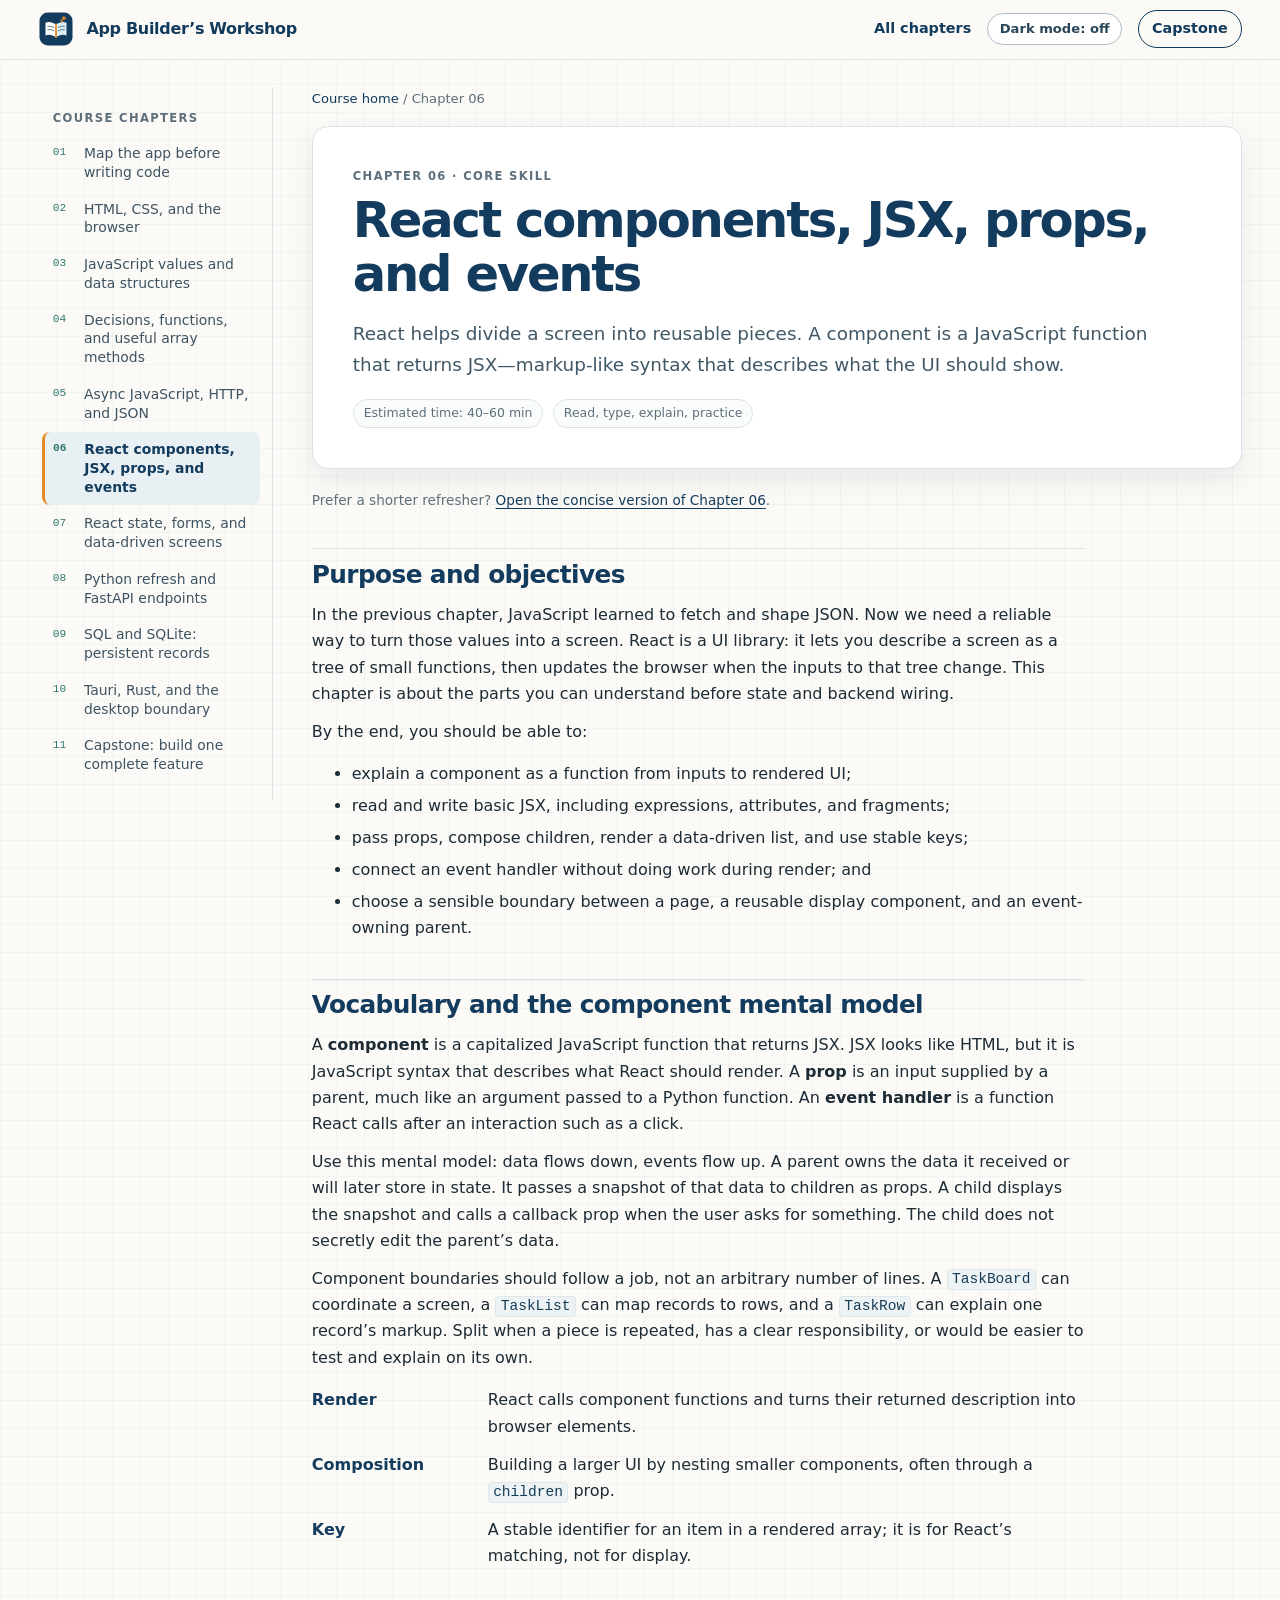
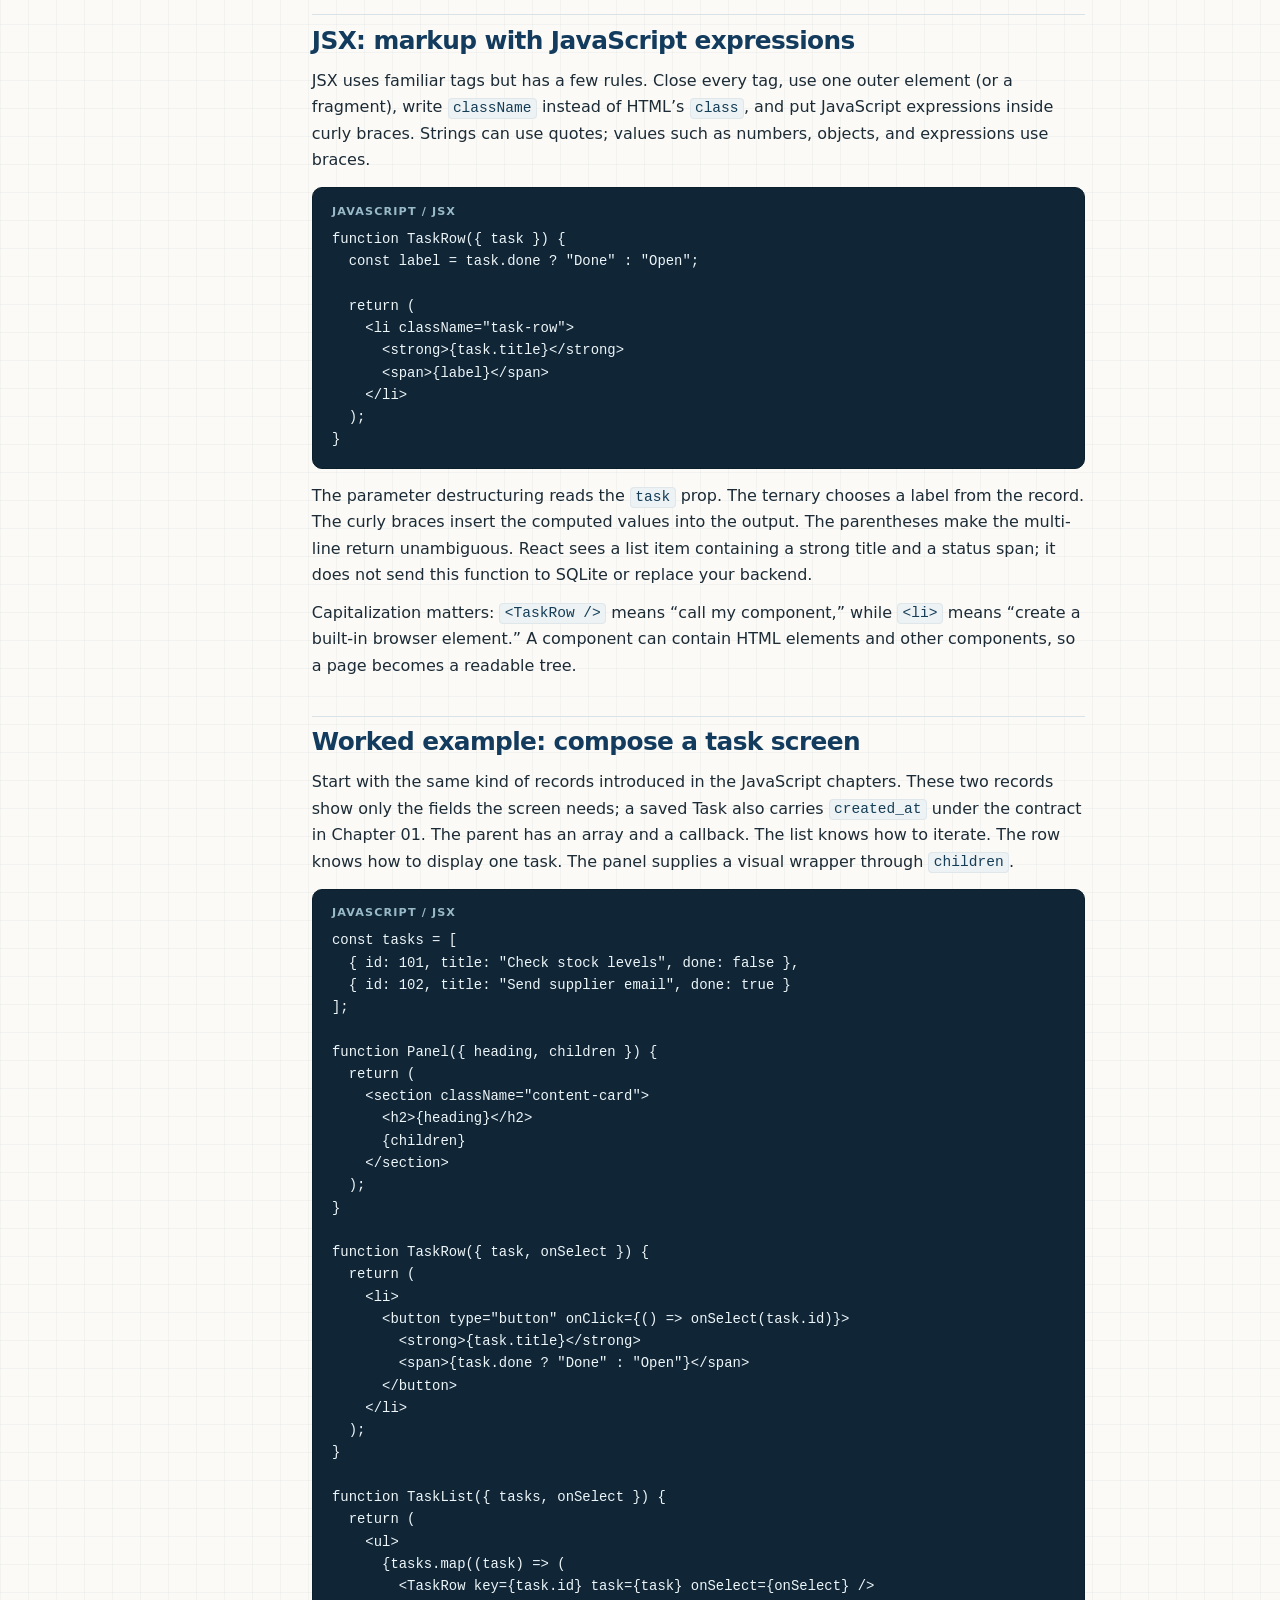
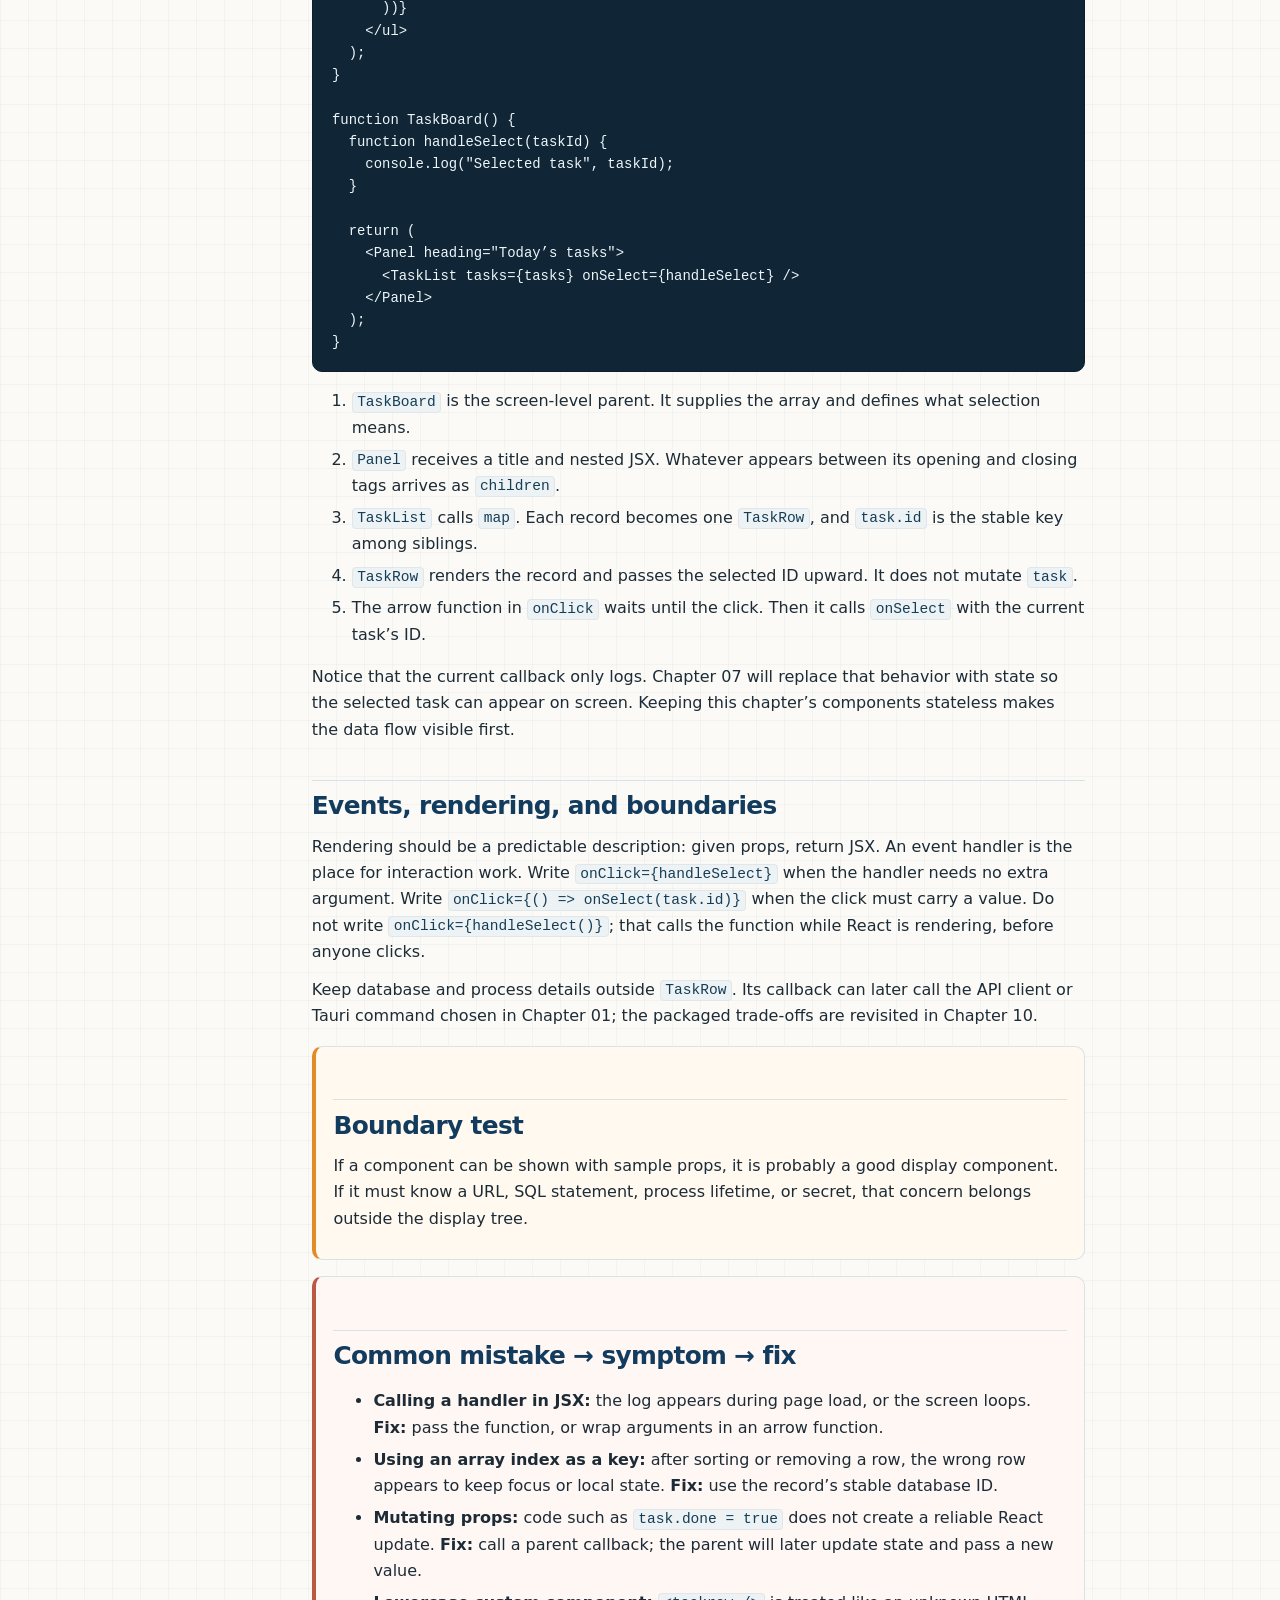
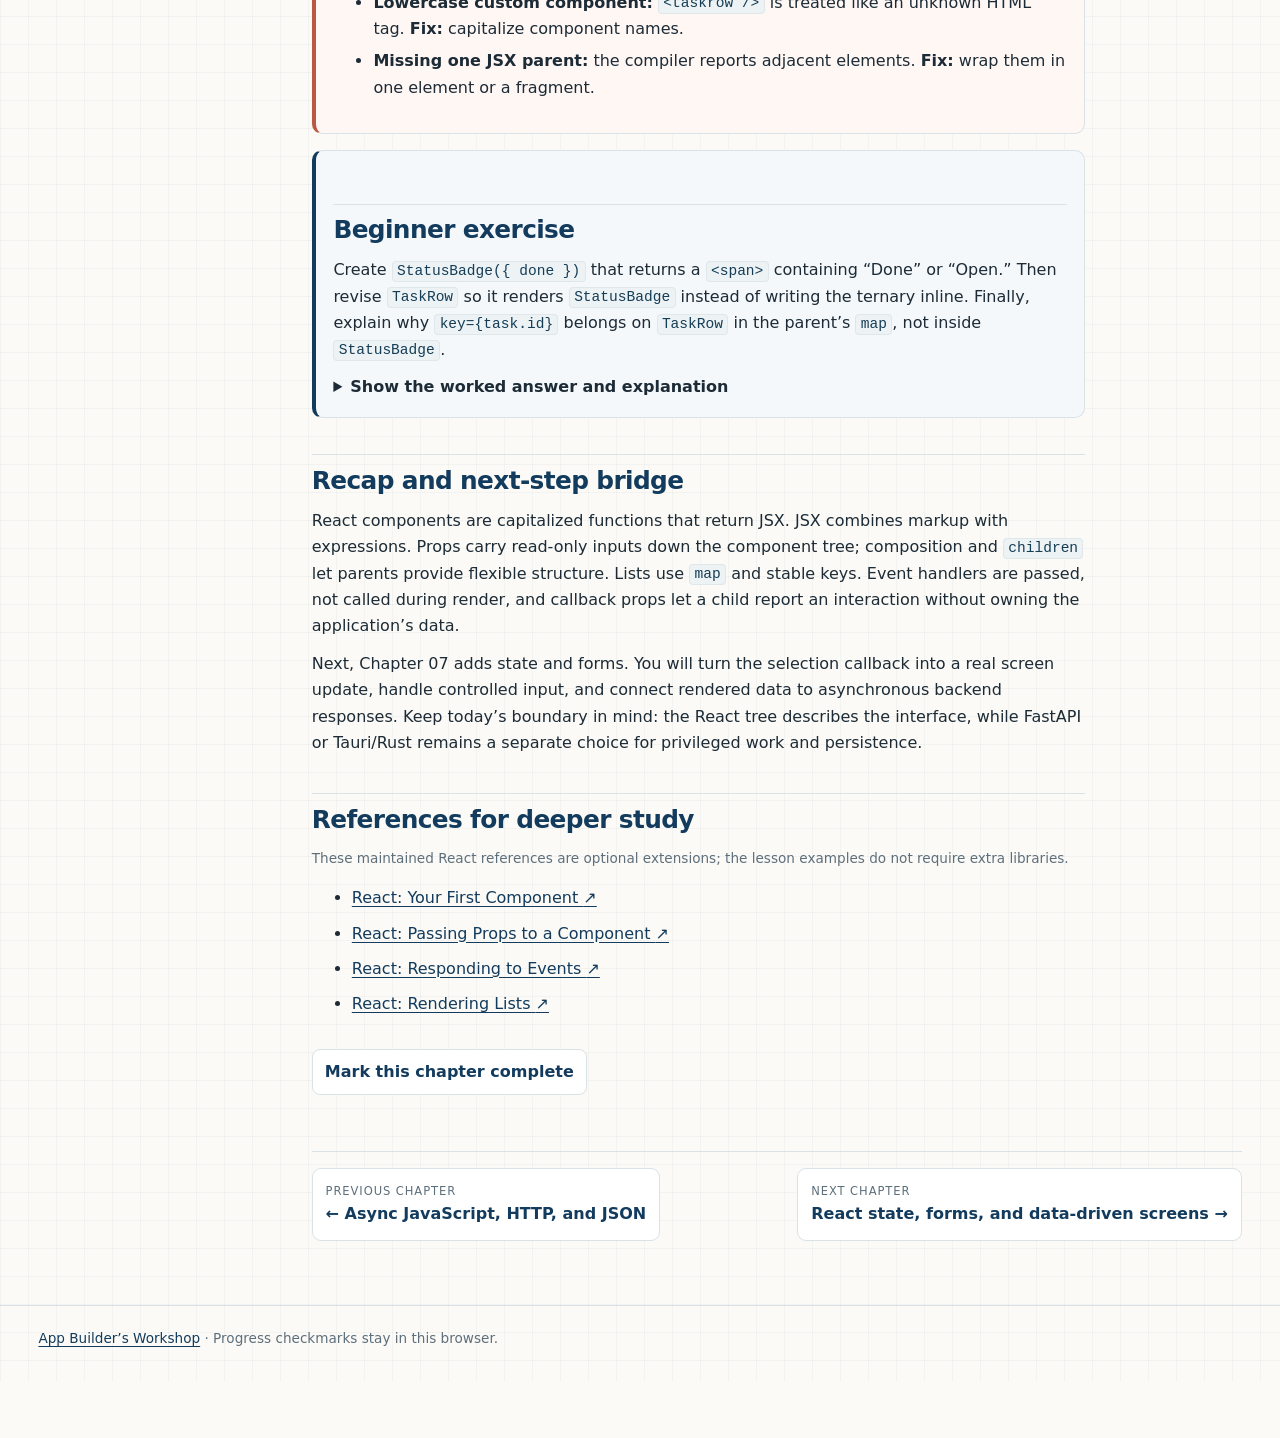
<file: chapters/06-react-components.html>
<!doctype html>
<html lang="en"><head><meta charset="utf-8"><meta name="viewport" content="width=device-width, initial-scale=1">
<meta name="description" content="React helps divide a screen into reusable pieces. A component is a JavaScript function that returns JSX—markup-like syntax that describes what the UI should show."><title>06 — React components, JSX, props, and events · App Builder’s Workshop</title>
<link rel="icon" href="../assets/course-mark.svg" type="image/svg+xml"><script>(()=>{let saved=null;try{saved=localStorage.getItem("app-workshop-theme");}catch{}const theme=saved==="dark"||saved==="light"?saved:(matchMedia("(prefers-color-scheme: dark)").matches?"dark":"light");document.documentElement.dataset.theme=theme;})();</script><link rel="stylesheet" href="../assets/site.css"></head>
<body data-chapter="06-react-components"><a class="skip-link" href="#main">Skip to lesson</a>
<header class="topbar"><div class="topbar-inner"><a class="brand" href="../index.html"><img src="../assets/course-mark.svg" alt=""><span>App Builder’s Workshop</span></a><nav class="topnav" aria-label="Main navigation"><a href="../index.html#roadmap">All chapters</a><button class="theme-toggle" type="button" data-theme-toggle aria-pressed="false">Dark mode: off</button><a class="nav-pill" href="11-capstone.html">Capstone</a></nav></div></header>
<div class="reading-progress" aria-hidden="true"><span data-reading-progress></span></div>
<main id="main" class="layout"><aside class="rail" aria-label="Course chapters"><div class="rail-label">Course chapters</div>
<a href="01-app-map.html"><span class="rail-number">01</span>Map the app before writing code</a>
<a href="02-html-css.html"><span class="rail-number">02</span>HTML, CSS, and the browser</a>
<a href="03-js-data.html"><span class="rail-number">03</span>JavaScript values and data structures</a>
<a href="04-js-logic.html"><span class="rail-number">04</span>Decisions, functions, and useful array methods</a>
<a href="05-async-json.html"><span class="rail-number">05</span>Async JavaScript, HTTP, and JSON</a>
<a href="06-react-components.html" aria-current="page"><span class="rail-number">06</span>React components, JSX, props, and events</a>
<a href="07-react-state.html"><span class="rail-number">07</span>React state, forms, and data-driven screens</a>
<a href="08-python-fastapi.html"><span class="rail-number">08</span>Python refresh and FastAPI endpoints</a>
<a href="09-sqlite.html"><span class="rail-number">09</span>SQL and SQLite: persistent records</a>
<a href="10-tauri-rust.html"><span class="rail-number">10</span>Tauri, Rust, and the desktop boundary</a>
<a href="11-capstone.html"><span class="rail-number">11</span>Capstone: build one complete feature</a></aside><div class="main">
<div class="crumbs"><a href="../index.html">Course home</a> / Chapter 06</div>
<header class="lesson-header"><div class="eyebrow">Chapter 06 · Core skill</div><h1>React components, JSX, props, and events</h1><p class="lead">React helps divide a screen into reusable pieces. A component is a JavaScript function that returns JSX—markup-like syntax that describes what the UI should show.</p><div class="lesson-meta"><span>Estimated time: 40–60 min</span><span>Read, type, explain, practice</span></div></header>
<p class="small muted course-mode-switch">Prefer a shorter refresher? <a href="../short-chapters/06-react-components.html">Open the concise version of Chapter 06</a>.</p>
<article class="lesson-content">
<section class="lesson-section" id="purpose">
  <h2>Purpose and objectives <a class="section-anchor" href="#purpose" aria-label="Link to Purpose and objectives">¶</a></h2>
  <p>In the previous chapter, JavaScript learned to fetch and shape JSON. Now we need a reliable way to turn those values into a screen. React is a UI library: it lets you describe a screen as a tree of small functions, then updates the browser when the inputs to that tree change. This chapter is about the parts you can understand before state and backend wiring.</p>
  <p>By the end, you should be able to:</p>
  <ul>
    <li>explain a component as a function from inputs to rendered UI;</li>
    <li>read and write basic JSX, including expressions, attributes, and fragments;</li>
    <li>pass props, compose children, render a data-driven list, and use stable keys;</li>
    <li>connect an event handler without doing work during render; and</li>
    <li>choose a sensible boundary between a page, a reusable display component, and an event-owning parent.</li>
  </ul>
</section>

<section class="lesson-section" id="mental-model">
  <h2>Vocabulary and the component mental model <a class="section-anchor" href="#mental-model" aria-label="Link to Vocabulary and the component mental model">¶</a></h2>
  <p>A <strong>component</strong> is a capitalized JavaScript function that returns JSX. JSX looks like HTML, but it is JavaScript syntax that describes what React should render. A <strong>prop</strong> is an input supplied by a parent, much like an argument passed to a Python function. An <strong>event handler</strong> is a function React calls after an interaction such as a click.</p>
  <p>Use this mental model: data flows down, events flow up. A parent owns the data it received or will later store in state. It passes a snapshot of that data to children as props. A child displays the snapshot and calls a callback prop when the user asks for something. The child does not secretly edit the parent’s data.</p>
  <p>Component boundaries should follow a job, not an arbitrary number of lines. A <code>TaskBoard</code> can coordinate a screen, a <code>TaskList</code> can map records to rows, and a <code>TaskRow</code> can explain one record’s markup. Split when a piece is repeated, has a clear responsibility, or would be easier to test and explain on its own.</p>
  <dl class="glossary">
    <dt>Render</dt><dd>React calls component functions and turns their returned description into browser elements.</dd>
    <dt>Composition</dt><dd>Building a larger UI by nesting smaller components, often through a <code>children</code> prop.</dd>
    <dt>Key</dt><dd>A stable identifier for an item in a rendered array; it is for React’s matching, not for display.</dd>
  </dl>
</section>

<section class="lesson-section" id="jsx">
  <h2>JSX: markup with JavaScript expressions <a class="section-anchor" href="#jsx" aria-label="Link to JSX: markup with JavaScript expressions">¶</a></h2>
  <p>JSX uses familiar tags but has a few rules. Close every tag, use one outer element (or a fragment), write <code>className</code> instead of HTML’s <code>class</code>, and put JavaScript expressions inside curly braces. Strings can use quotes; values such as numbers, objects, and expressions use braces.</p>
  <pre><code><span class="code-label">JavaScript / JSX</span>function TaskRow({ task }) {
  const label = task.done ? "Done" : "Open";

  return (
    &lt;li className="task-row"&gt;
      &lt;strong&gt;{task.title}&lt;/strong&gt;
      &lt;span&gt;{label}&lt;/span&gt;
    &lt;/li&gt;
  );
}</code></pre>
  <p>The parameter destructuring reads the <code>task</code> prop. The ternary chooses a label from the record. The curly braces insert the computed values into the output. The parentheses make the multi-line return unambiguous. React sees a list item containing a strong title and a status span; it does not send this function to SQLite or replace your backend.</p>
  <p>Capitalization matters: <code>&lt;TaskRow /&gt;</code> means “call my component,” while <code>&lt;li&gt;</code> means “create a built-in browser element.” A component can contain HTML elements and other components, so a page becomes a readable tree.</p>
</section>

<section class="lesson-section" id="worked-example">
  <h2>Worked example: compose a task screen <a class="section-anchor" href="#worked-example" aria-label="Link to Worked example: compose a task screen">¶</a></h2>
  <p>Start with the same kind of records introduced in the JavaScript chapters. These two records show only the fields the screen needs; a saved Task also carries <code>created_at</code> under the contract in Chapter 01. The parent has an array and a callback. The list knows how to iterate. The row knows how to display one task. The panel supplies a visual wrapper through <code>children</code>.</p>
  <pre><code><span class="code-label">JavaScript / JSX</span>const tasks = [
  { id: 101, title: "Check stock levels", done: false },
  { id: 102, title: "Send supplier email", done: true }
];

function Panel({ heading, children }) {
  return (
    &lt;section className="content-card"&gt;
      &lt;h2&gt;{heading}&lt;/h2&gt;
      {children}
    &lt;/section&gt;
  );
}

function TaskRow({ task, onSelect }) {
  return (
    &lt;li&gt;
      &lt;button type="button" onClick={() =&gt; onSelect(task.id)}&gt;
        &lt;strong&gt;{task.title}&lt;/strong&gt;
        &lt;span&gt;{task.done ? "Done" : "Open"}&lt;/span&gt;
      &lt;/button&gt;
    &lt;/li&gt;
  );
}

function TaskList({ tasks, onSelect }) {
  return (
    &lt;ul&gt;
      {tasks.map((task) =&gt; (
        &lt;TaskRow key={task.id} task={task} onSelect={onSelect} /&gt;
      ))}
    &lt;/ul&gt;
  );
}

function TaskBoard() {
  function handleSelect(taskId) {
    console.log("Selected task", taskId);
  }

  return (
    &lt;Panel heading="Today’s tasks"&gt;
      &lt;TaskList tasks={tasks} onSelect={handleSelect} /&gt;
    &lt;/Panel&gt;
  );
}</code></pre>
  <ol>
    <li><code>TaskBoard</code> is the screen-level parent. It supplies the array and defines what selection means.</li>
    <li><code>Panel</code> receives a title and nested JSX. Whatever appears between its opening and closing tags arrives as <code>children</code>.</li>
    <li><code>TaskList</code> calls <code>map</code>. Each record becomes one <code>TaskRow</code>, and <code>task.id</code> is the stable key among siblings.</li>
    <li><code>TaskRow</code> renders the record and passes the selected ID upward. It does not mutate <code>task</code>.</li>
    <li>The arrow function in <code>onClick</code> waits until the click. Then it calls <code>onSelect</code> with the current task’s ID.</li>
  </ol>
  <p>Notice that the current callback only logs. Chapter 07 will replace that behavior with state so the selected task can appear on screen. Keeping this chapter’s components stateless makes the data flow visible first.</p>
</section>

<section class="lesson-section" id="events-boundaries">
  <h2>Events, rendering, and boundaries <a class="section-anchor" href="#events-boundaries" aria-label="Link to Events, rendering, and boundaries">¶</a></h2>
  <p>Rendering should be a predictable description: given props, return JSX. An event handler is the place for interaction work. Write <code>onClick={handleSelect}</code> when the handler needs no extra argument. Write <code>onClick={() =&gt; onSelect(task.id)}</code> when the click must carry a value. Do not write <code>onClick={handleSelect()}</code>; that calls the function while React is rendering, before anyone clicks.</p>
  <p>Keep database and process details outside <code>TaskRow</code>. Its callback can later call the API client or Tauri command chosen in Chapter 01; the packaged trade-offs are revisited in Chapter 10.</p>
  <div class="callout"><h2>Boundary test</h2><p>If a component can be shown with sample props, it is probably a good display component. If it must know a URL, SQL statement, process lifetime, or secret, that concern belongs outside the display tree.</p></div>
</section>

<section class="mistake" id="mistakes">
  <h2>Common mistake → symptom → fix <a class="section-anchor" href="#mistakes" aria-label="Link to Common mistake symptom fix">¶</a></h2>
  <ul>
    <li><strong>Calling a handler in JSX:</strong> the log appears during page load, or the screen loops. <strong>Fix:</strong> pass the function, or wrap arguments in an arrow function.</li>
    <li><strong>Using an array index as a key:</strong> after sorting or removing a row, the wrong row appears to keep focus or local state. <strong>Fix:</strong> use the record’s stable database ID.</li>
    <li><strong>Mutating props:</strong> code such as <code>task.done = true</code> does not create a reliable React update. <strong>Fix:</strong> call a parent callback; the parent will later update state and pass a new value.</li>
    <li><strong>Lowercase custom component:</strong> <code>&lt;taskrow /&gt;</code> is treated like an unknown HTML tag. <strong>Fix:</strong> capitalize component names.</li>
    <li><strong>Missing one JSX parent:</strong> the compiler reports adjacent elements. <strong>Fix:</strong> wrap them in one element or a fragment.</li>
  </ul>
</section>

<section class="exercise" id="practice">
  <h2>Beginner exercise</h2>
  <p>Create <code>StatusBadge({ done })</code> that returns a <code>&lt;span&gt;</code> containing “Done” or “Open.” Then revise <code>TaskRow</code> so it renders <code>StatusBadge</code> instead of writing the ternary inline. Finally, explain why <code>key={task.id}</code> belongs on <code>TaskRow</code> in the parent’s <code>map</code>, not inside <code>StatusBadge</code>.</p>
  <details><summary><strong>Show the worked answer and explanation</strong></summary><div class="answer">
    <pre><code><span class="code-label">JavaScript / JSX</span>function StatusBadge({ done }) {
  return &lt;span&gt;{done ? "Done" : "Open"}&lt;/span&gt;;
}

function TaskList({ tasks, onSelect }) {
  return (
    &lt;ul&gt;
      {tasks.map((task) =&gt; (
        &lt;TaskRow key={task.id} task={task} onSelect={onSelect} /&gt;
      ))}
    &lt;/ul&gt;
  );
}</code></pre>
    <p><code>StatusBadge</code> has one clear display job and receives only the value it needs. The list owns the array operation, so it is the nearest component that can give each sibling a unique key. The key helps React match rows when records are inserted, removed, or reordered; it is not a prop that <code>TaskRow</code> reads.</p>
  </div></details>
</section>

<section class="lesson-section" id="recap">
  <h2>Recap and next-step bridge <a class="section-anchor" href="#recap" aria-label="Link to Recap and next-step bridge">¶</a></h2>
  <p>React components are capitalized functions that return JSX. JSX combines markup with expressions. Props carry read-only inputs down the component tree; composition and <code>children</code> let parents provide flexible structure. Lists use <code>map</code> and stable keys. Event handlers are passed, not called during render, and callback props let a child report an interaction without owning the application’s data.</p>
  <p>Next, Chapter 07 adds state and forms. You will turn the selection callback into a real screen update, handle controlled input, and connect rendered data to asynchronous backend responses. Keep today’s boundary in mind: the React tree describes the interface, while FastAPI or Tauri/Rust remains a separate choice for privileged work and persistence.</p>
</section>

<section class="resource-list" id="references">
  <h2>References for deeper study</h2>
  <p class="small muted">These maintained React references are optional extensions; the lesson examples do not require extra libraries.</p>
  <ul>
    <li><a href="https://react.dev/learn/your-first-component" target="_blank" rel="noopener noreferrer">React: Your First Component <span aria-hidden="true">↗</span></a></li>
    <li><a href="https://react.dev/learn/passing-props-to-a-component" target="_blank" rel="noopener noreferrer">React: Passing Props to a Component <span aria-hidden="true">↗</span></a></li>
    <li><a href="https://react.dev/learn/responding-to-events" target="_blank" rel="noopener noreferrer">React: Responding to Events <span aria-hidden="true">↗</span></a></li>
    <li><a href="https://react.dev/learn/rendering-lists" target="_blank" rel="noopener noreferrer">React: Rendering Lists <span aria-hidden="true">↗</span></a></li>
  </ul>
</section>
</article>
<button class="mark-complete" type="button" data-complete aria-pressed="false">Mark this chapter complete</button>
<nav class="lesson-nav" aria-label="Previous and next chapters"><a href="05-async-json.html"><small>Previous chapter</small><strong>← Async JavaScript, HTTP, and JSON</strong></a><a href="07-react-state.html"><small>Next chapter</small><strong>React state, forms, and data-driven screens →</strong></a></nav>
</div></main><footer class="footer"><a href="../index.html">App Builder’s Workshop</a> · Progress checkmarks stay in this browser.</footer><script src="../assets/site.js" defer></script></body></html>
</file>
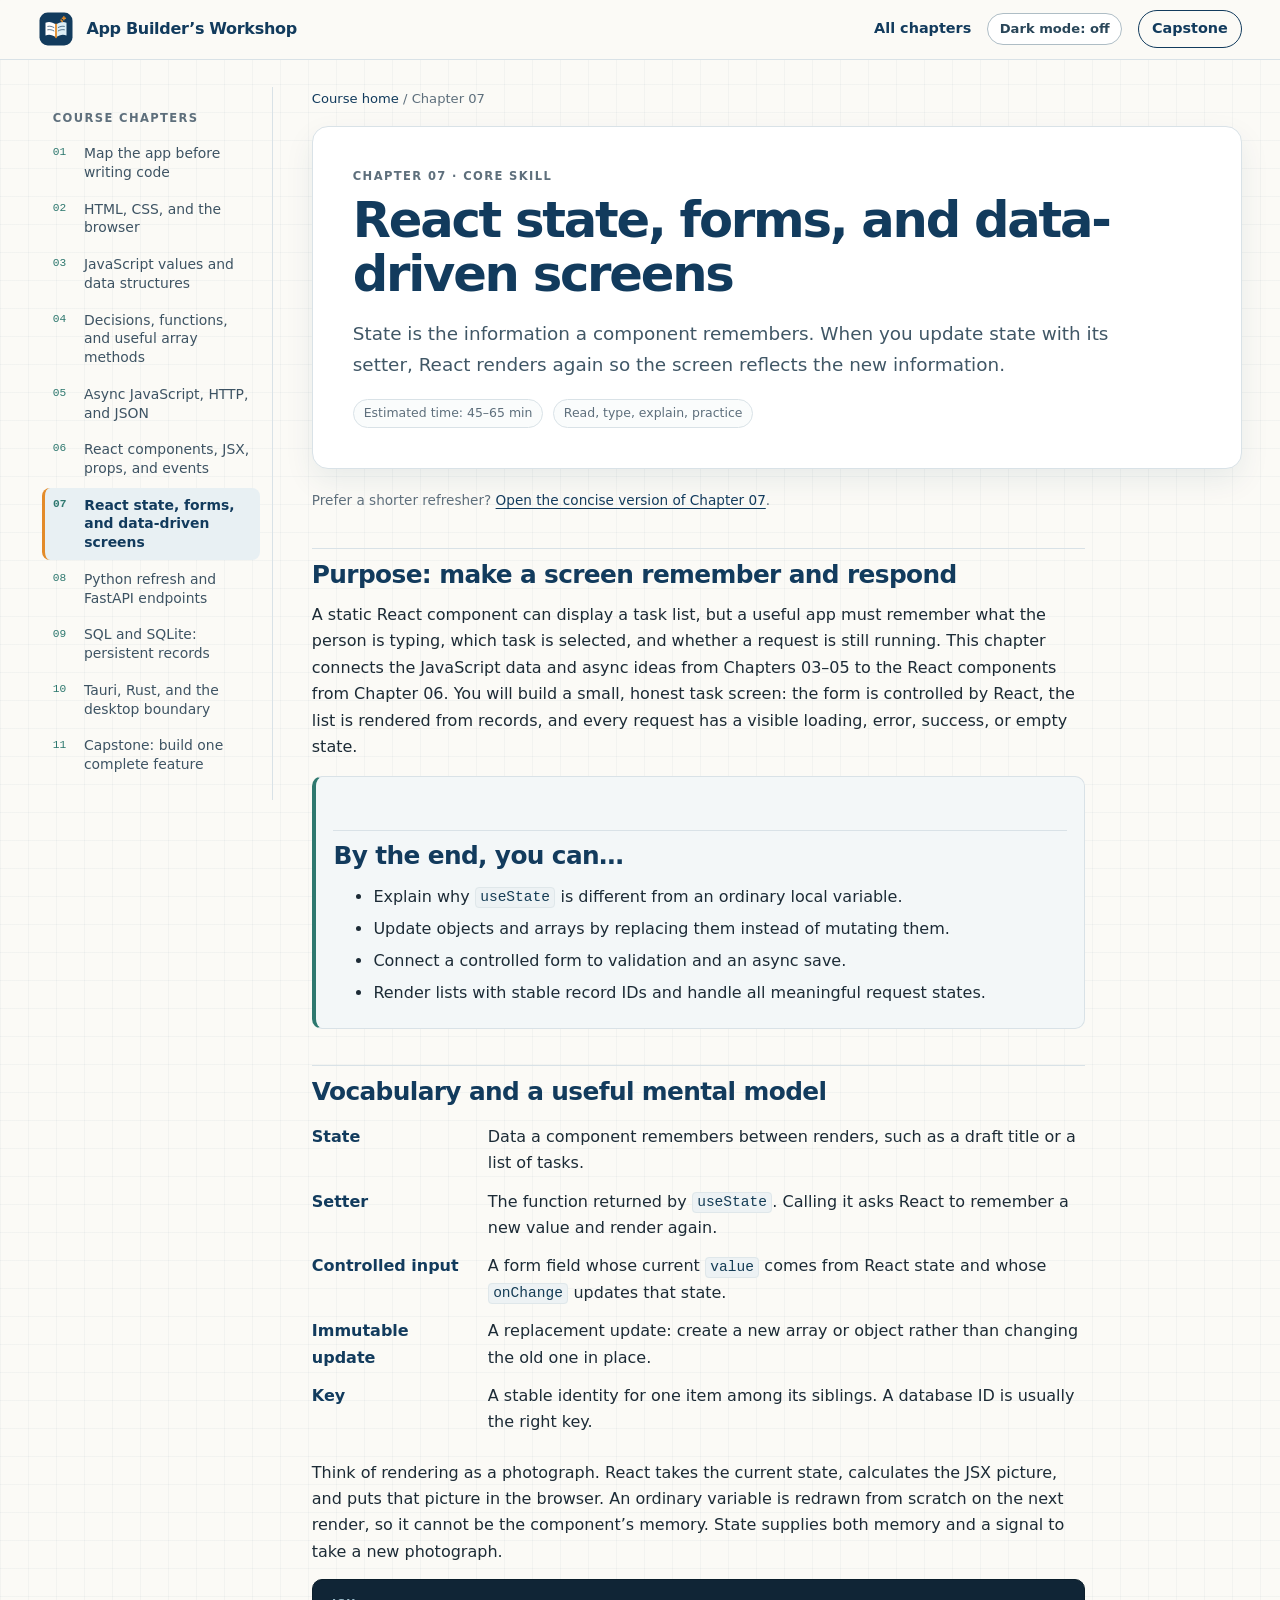
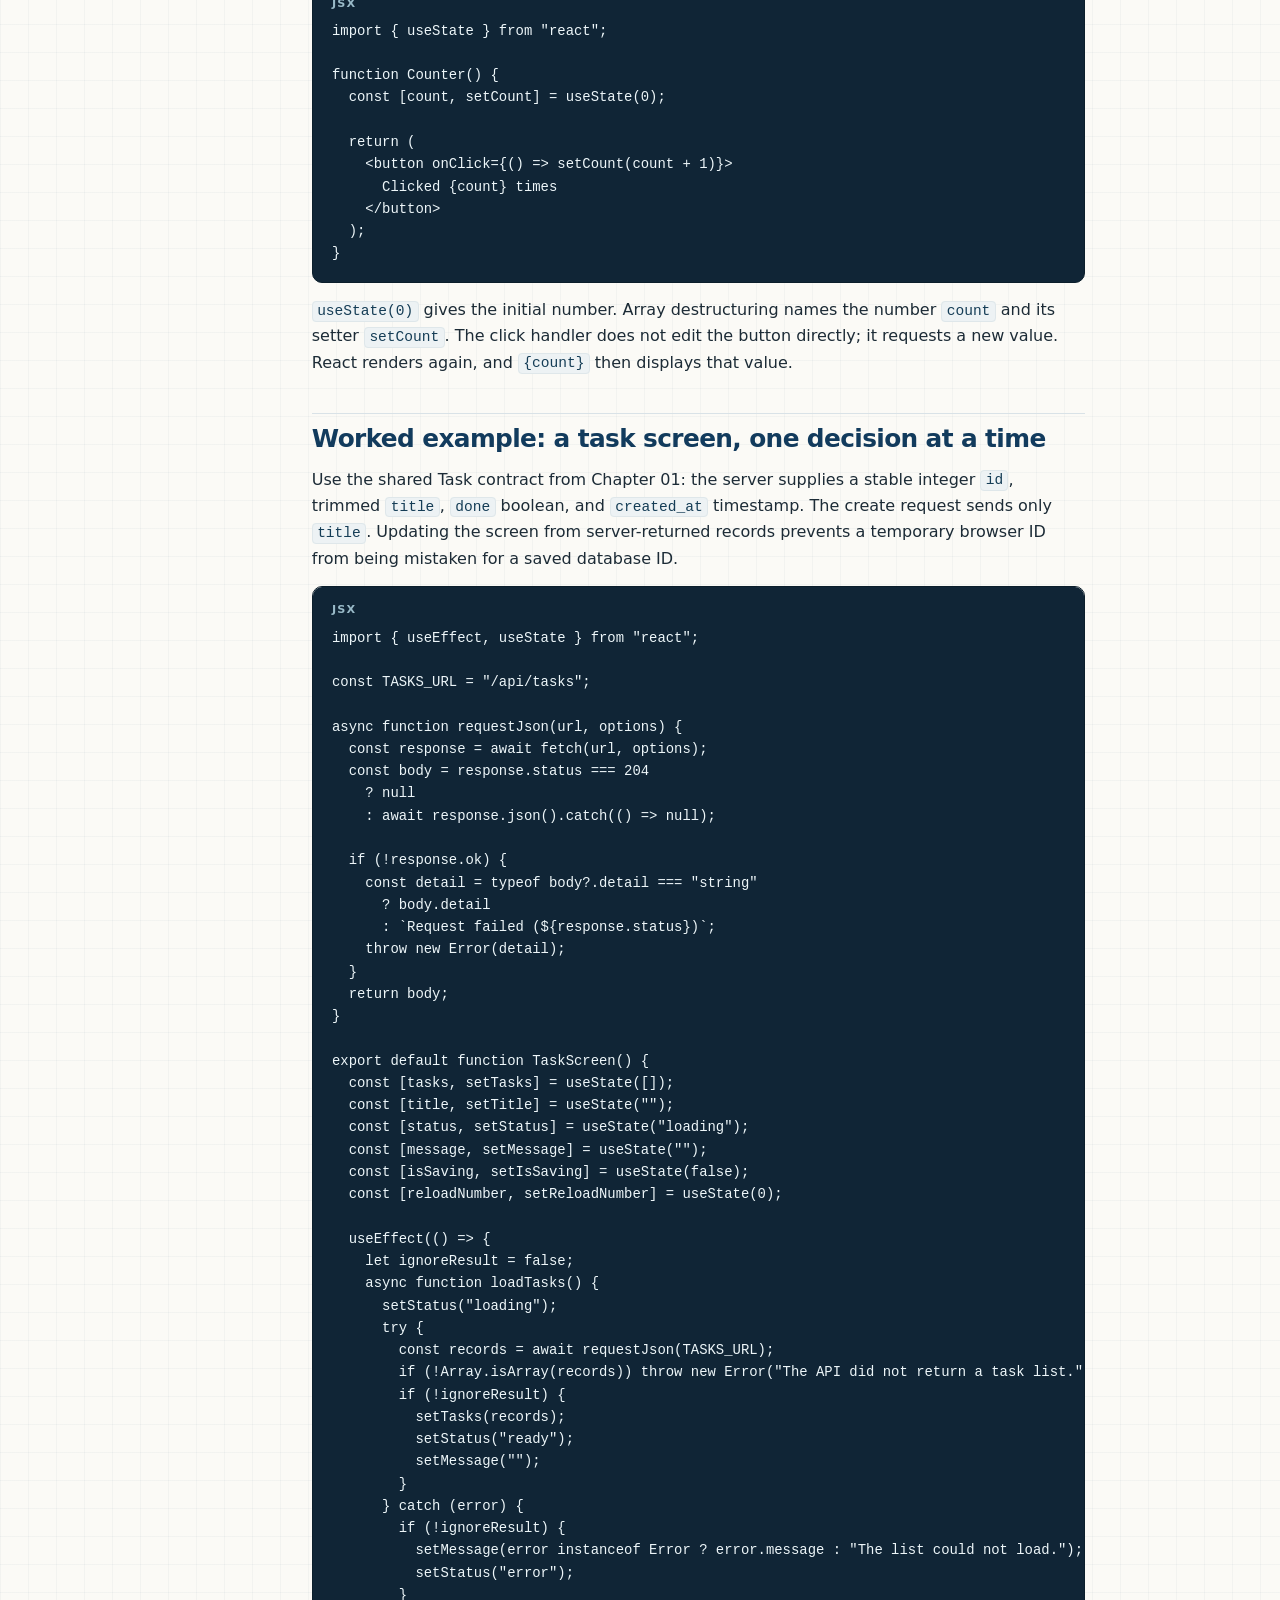
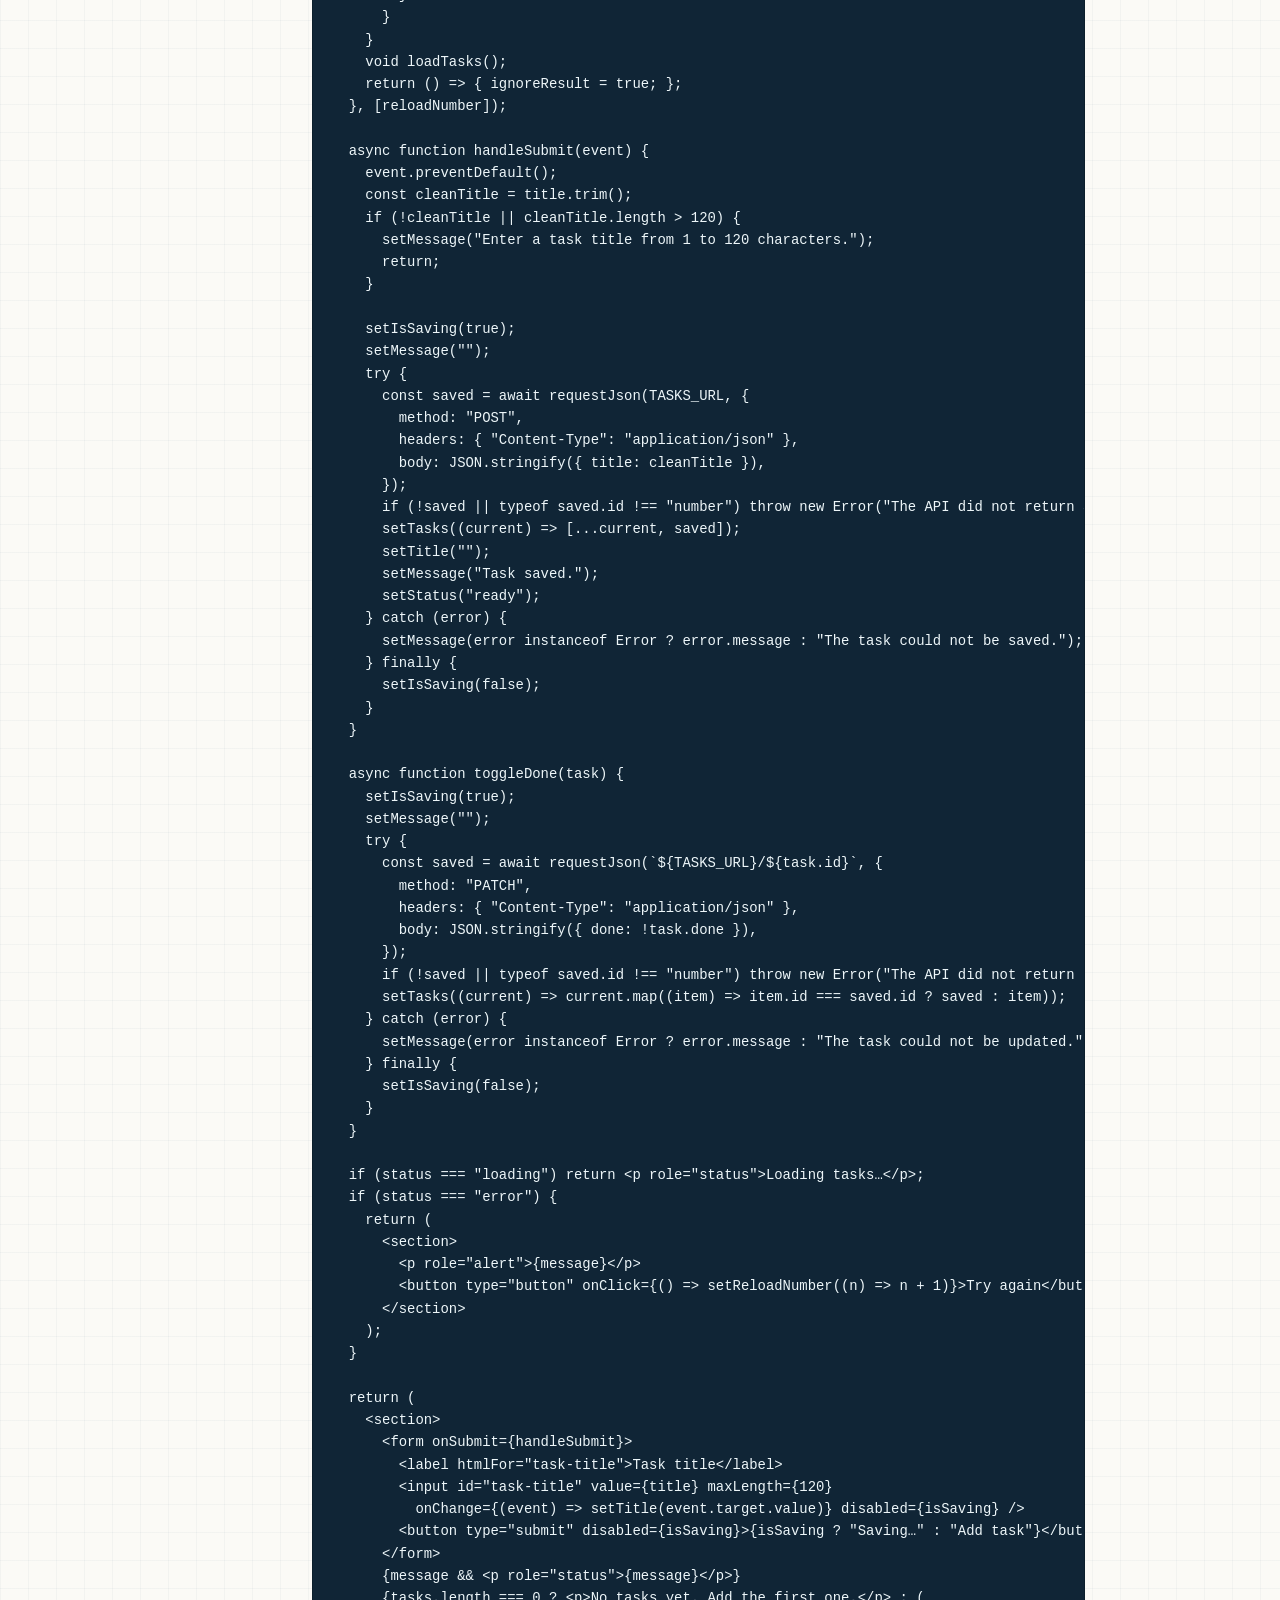
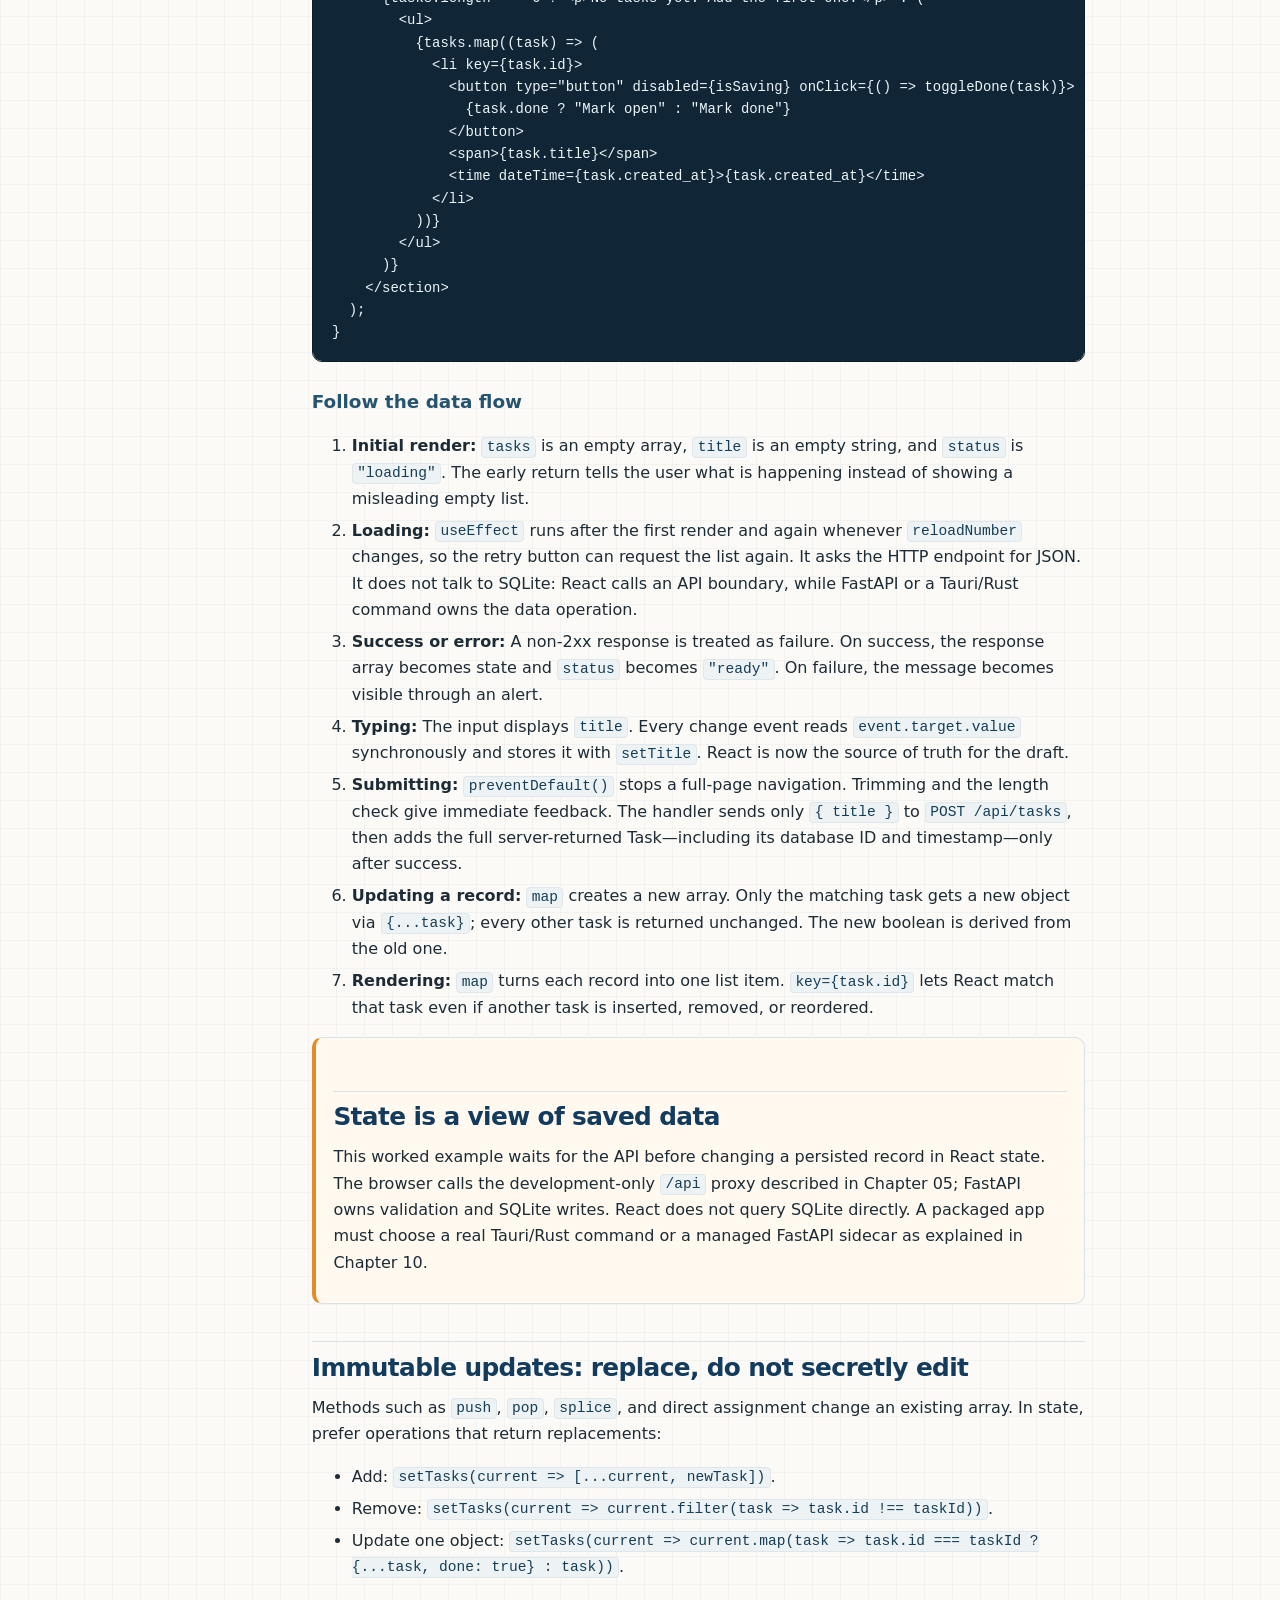
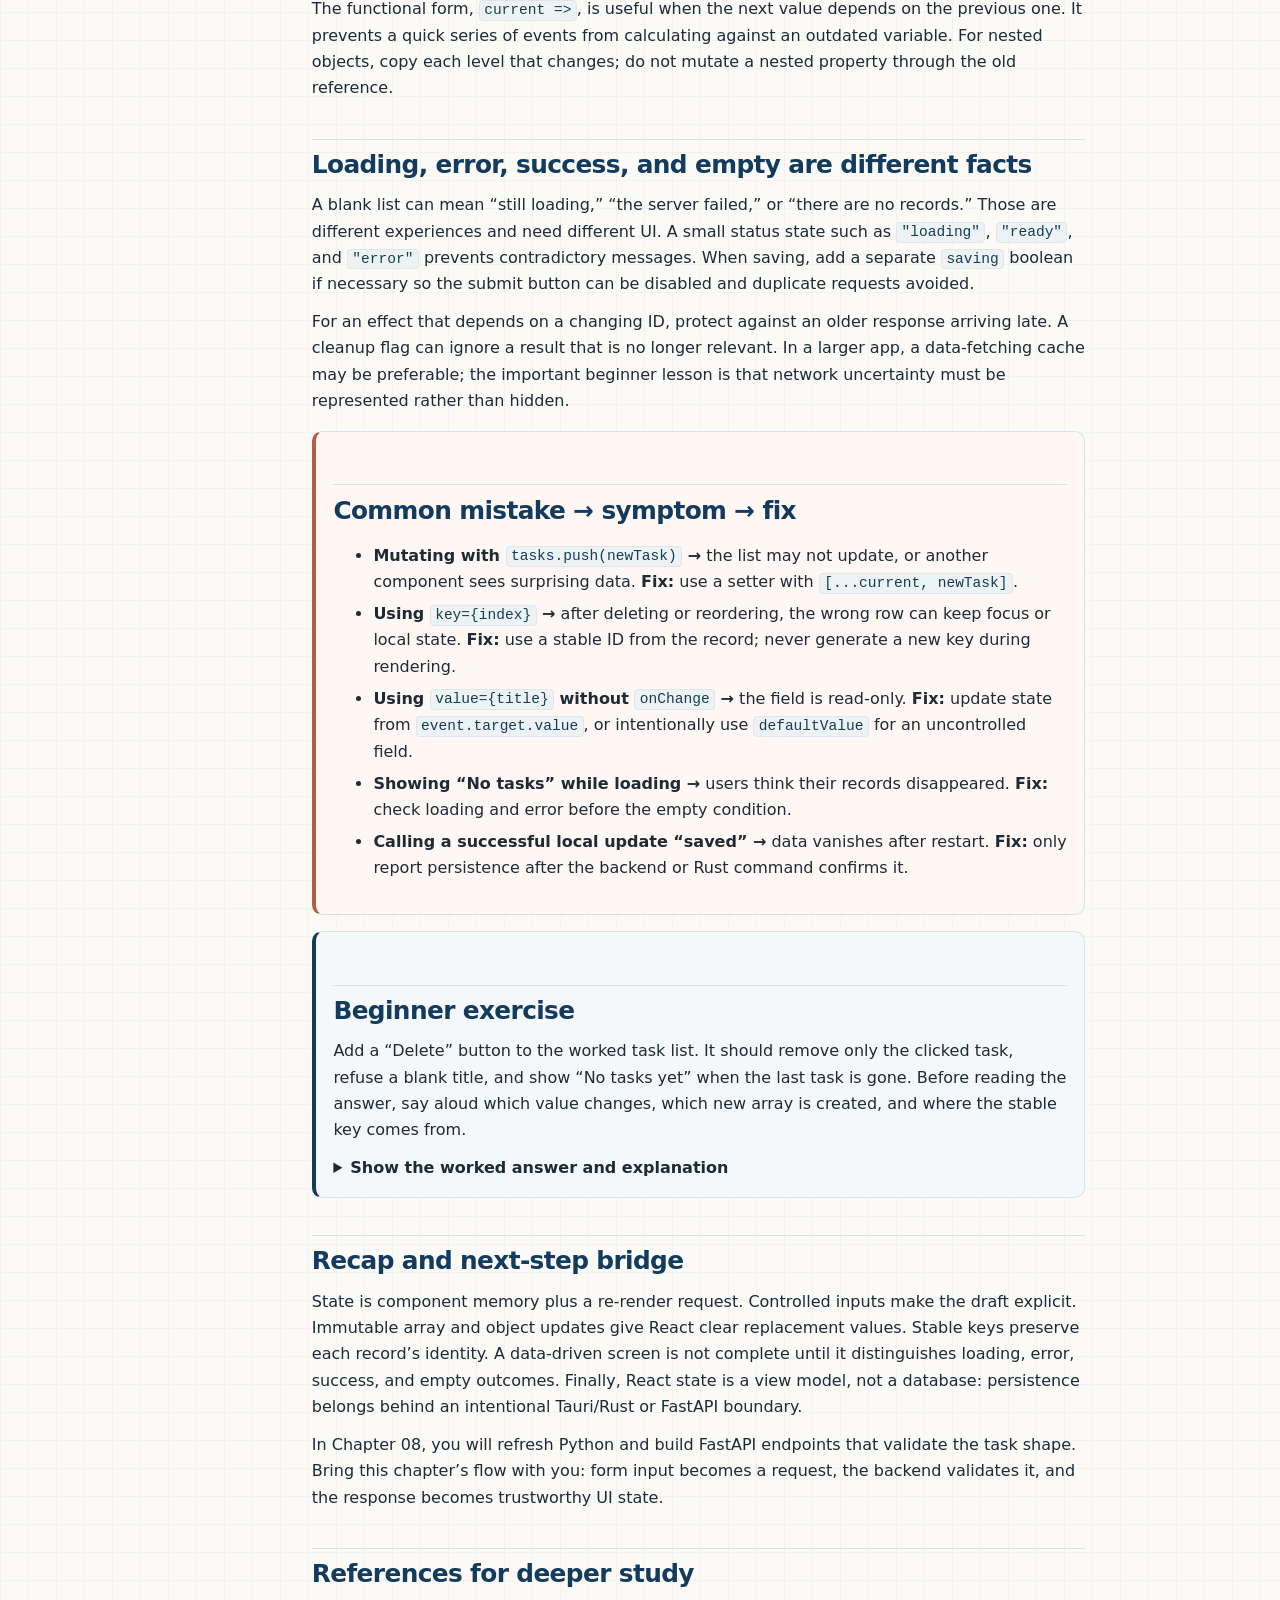
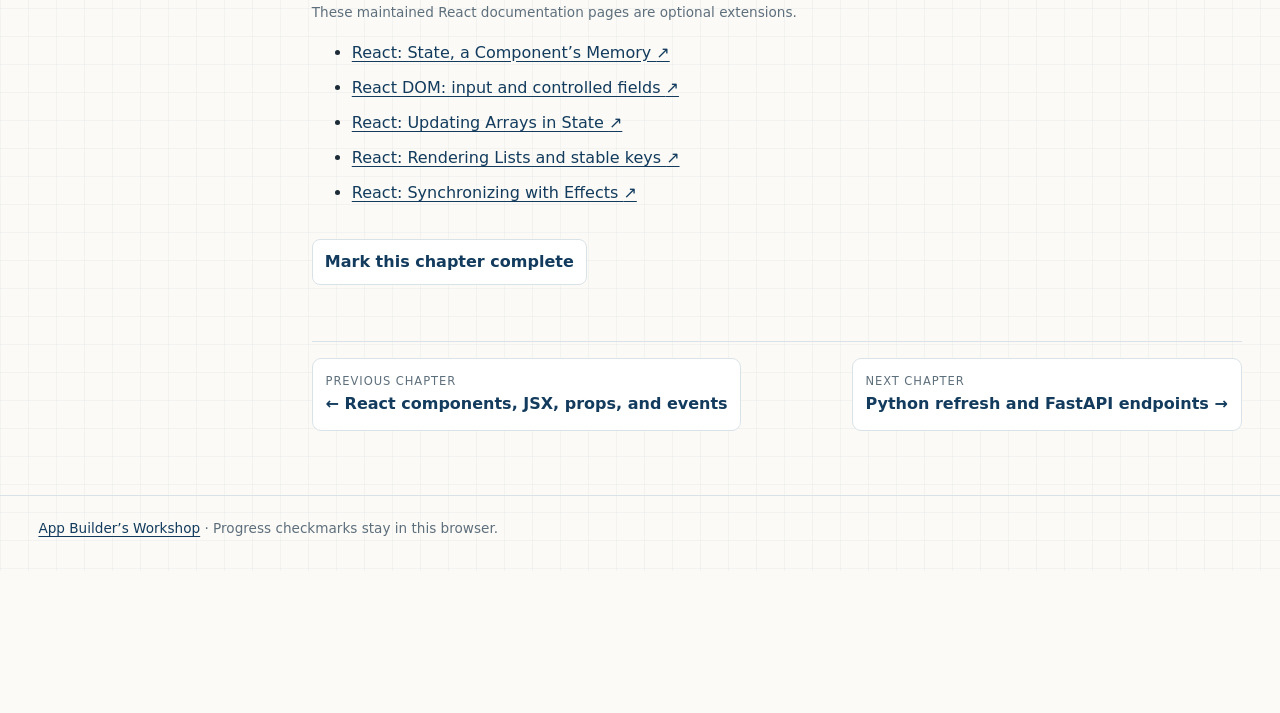
<file: chapters/07-react-state.html>
<!doctype html>
<html lang="en"><head><meta charset="utf-8"><meta name="viewport" content="width=device-width, initial-scale=1">
<meta name="description" content="State is the information a component remembers. When you update state with its setter, React renders again so the screen reflects the new information."><title>07 — React state, forms, and data-driven screens · App Builder’s Workshop</title>
<link rel="icon" href="../assets/course-mark.svg" type="image/svg+xml"><script>(()=>{let saved=null;try{saved=localStorage.getItem("app-workshop-theme");}catch{}const theme=saved==="dark"||saved==="light"?saved:(matchMedia("(prefers-color-scheme: dark)").matches?"dark":"light");document.documentElement.dataset.theme=theme;})();</script><link rel="stylesheet" href="../assets/site.css"></head>
<body data-chapter="07-react-state"><a class="skip-link" href="#main">Skip to lesson</a>
<header class="topbar"><div class="topbar-inner"><a class="brand" href="../index.html"><img src="../assets/course-mark.svg" alt=""><span>App Builder’s Workshop</span></a><nav class="topnav" aria-label="Main navigation"><a href="../index.html#roadmap">All chapters</a><button class="theme-toggle" type="button" data-theme-toggle aria-pressed="false">Dark mode: off</button><a class="nav-pill" href="11-capstone.html">Capstone</a></nav></div></header>
<div class="reading-progress" aria-hidden="true"><span data-reading-progress></span></div>
<main id="main" class="layout"><aside class="rail" aria-label="Course chapters"><div class="rail-label">Course chapters</div>
<a href="01-app-map.html"><span class="rail-number">01</span>Map the app before writing code</a>
<a href="02-html-css.html"><span class="rail-number">02</span>HTML, CSS, and the browser</a>
<a href="03-js-data.html"><span class="rail-number">03</span>JavaScript values and data structures</a>
<a href="04-js-logic.html"><span class="rail-number">04</span>Decisions, functions, and useful array methods</a>
<a href="05-async-json.html"><span class="rail-number">05</span>Async JavaScript, HTTP, and JSON</a>
<a href="06-react-components.html"><span class="rail-number">06</span>React components, JSX, props, and events</a>
<a href="07-react-state.html" aria-current="page"><span class="rail-number">07</span>React state, forms, and data-driven screens</a>
<a href="08-python-fastapi.html"><span class="rail-number">08</span>Python refresh and FastAPI endpoints</a>
<a href="09-sqlite.html"><span class="rail-number">09</span>SQL and SQLite: persistent records</a>
<a href="10-tauri-rust.html"><span class="rail-number">10</span>Tauri, Rust, and the desktop boundary</a>
<a href="11-capstone.html"><span class="rail-number">11</span>Capstone: build one complete feature</a></aside><div class="main">
<div class="crumbs"><a href="../index.html">Course home</a> / Chapter 07</div>
<header class="lesson-header"><div class="eyebrow">Chapter 07 · Core skill</div><h1>React state, forms, and data-driven screens</h1><p class="lead">State is the information a component remembers. When you update state with its setter, React renders again so the screen reflects the new information.</p><div class="lesson-meta"><span>Estimated time: 45–65 min</span><span>Read, type, explain, practice</span></div></header>
<p class="small muted course-mode-switch">Prefer a shorter refresher? <a href="../short-chapters/07-react-state.html">Open the concise version of Chapter 07</a>.</p>
<article class="lesson-content">
<section class="lesson-section" id="purpose">
  <h2>Purpose: make a screen remember and respond</h2>
  <p>A static React component can display a task list, but a useful app must remember what the person is typing, which task is selected, and whether a request is still running. This chapter connects the JavaScript data and async ideas from Chapters 03–05 to the React components from Chapter 06. You will build a small, honest task screen: the form is controlled by React, the list is rendered from records, and every request has a visible loading, error, success, or empty state.</p>
  <div class="outcomes">
    <h2>By the end, you can…</h2>
    <ul>
      <li>Explain why <code>useState</code> is different from an ordinary local variable.</li>
      <li>Update objects and arrays by replacing them instead of mutating them.</li>
      <li>Connect a controlled form to validation and an async save.</li>
      <li>Render lists with stable record IDs and handle all meaningful request states.</li>
    </ul>
  </div>
</section>

<section class="lesson-section" id="mental-model">
  <h2>Vocabulary and a useful mental model</h2>
  <dl class="glossary">
    <dt>State</dt><dd>Data a component remembers between renders, such as a draft title or a list of tasks.</dd>
    <dt>Setter</dt><dd>The function returned by <code>useState</code>. Calling it asks React to remember a new value and render again.</dd>
    <dt>Controlled input</dt><dd>A form field whose current <code>value</code> comes from React state and whose <code>onChange</code> updates that state.</dd>
    <dt>Immutable update</dt><dd>A replacement update: create a new array or object rather than changing the old one in place.</dd>
    <dt>Key</dt><dd>A stable identity for one item among its siblings. A database ID is usually the right key.</dd>
  </dl>
  <p>Think of rendering as a photograph. React takes the current state, calculates the JSX picture, and puts that picture in the browser. An ordinary variable is redrawn from scratch on the next render, so it cannot be the component’s memory. State supplies both memory and a signal to take a new photograph.</p>
  <pre><span class="code-label">jsx</span><code>import { useState } from "react";

function Counter() {
  const [count, setCount] = useState(0);

  return (
    &lt;button onClick={() =&gt; setCount(count + 1)}&gt;
      Clicked {count} times
    &lt;/button&gt;
  );
}</code></pre>
  <p><code>useState(0)</code> gives the initial number. Array destructuring names the number <code>count</code> and its setter <code>setCount</code>. The click handler does not edit the button directly; it requests a new value. React renders again, and <code>{count}</code> then displays that value.</p>
</section>

<section class="lesson-section" id="worked-example">
  <h2>Worked example: a task screen, one decision at a time</h2>
  <p>Use the shared Task contract from Chapter 01: the server supplies a stable integer <code>id</code>, trimmed <code>title</code>, <code>done</code> boolean, and <code>created_at</code> timestamp. The create request sends only <code>title</code>. Updating the screen from server-returned records prevents a temporary browser ID from being mistaken for a saved database ID.</p>
  <pre><span class="code-label">jsx</span><code>import { useEffect, useState } from "react";

const TASKS_URL = "/api/tasks";

async function requestJson(url, options) {
  const response = await fetch(url, options);
  const body = response.status === 204
    ? null
    : await response.json().catch(() =&gt; null);

  if (!response.ok) {
    const detail = typeof body?.detail === "string"
      ? body.detail
      : `Request failed (${response.status})`;
    throw new Error(detail);
  }
  return body;
}

export default function TaskScreen() {
  const [tasks, setTasks] = useState([]);
  const [title, setTitle] = useState("");
  const [status, setStatus] = useState("loading");
  const [message, setMessage] = useState("");
  const [isSaving, setIsSaving] = useState(false);
  const [reloadNumber, setReloadNumber] = useState(0);

  useEffect(() =&gt; {
    let ignoreResult = false;
    async function loadTasks() {
      setStatus("loading");
      try {
        const records = await requestJson(TASKS_URL);
        if (!Array.isArray(records)) throw new Error("The API did not return a task list.");
        if (!ignoreResult) {
          setTasks(records);
          setStatus("ready");
          setMessage("");
        }
      } catch (error) {
        if (!ignoreResult) {
          setMessage(error instanceof Error ? error.message : "The list could not load.");
          setStatus("error");
        }
      }
    }
    void loadTasks();
    return () =&gt; { ignoreResult = true; };
  }, [reloadNumber]);

  async function handleSubmit(event) {
    event.preventDefault();
    const cleanTitle = title.trim();
    if (!cleanTitle || cleanTitle.length &gt; 120) {
      setMessage("Enter a task title from 1 to 120 characters.");
      return;
    }

    setIsSaving(true);
    setMessage("");
    try {
      const saved = await requestJson(TASKS_URL, {
        method: "POST",
        headers: { "Content-Type": "application/json" },
        body: JSON.stringify({ title: cleanTitle }),
      });
      if (!saved || typeof saved.id !== "number") throw new Error("The API did not return a saved Task.");
      setTasks((current) =&gt; [...current, saved]);
      setTitle("");
      setMessage("Task saved.");
      setStatus("ready");
    } catch (error) {
      setMessage(error instanceof Error ? error.message : "The task could not be saved.");
    } finally {
      setIsSaving(false);
    }
  }

  async function toggleDone(task) {
    setIsSaving(true);
    setMessage("");
    try {
      const saved = await requestJson(`${TASKS_URL}/${task.id}`, {
        method: "PATCH",
        headers: { "Content-Type": "application/json" },
        body: JSON.stringify({ done: !task.done }),
      });
      if (!saved || typeof saved.id !== "number") throw new Error("The API did not return the updated Task.");
      setTasks((current) =&gt; current.map((item) =&gt; item.id === saved.id ? saved : item));
    } catch (error) {
      setMessage(error instanceof Error ? error.message : "The task could not be updated.");
    } finally {
      setIsSaving(false);
    }
  }

  if (status === "loading") return &lt;p role="status"&gt;Loading tasks…&lt;/p&gt;;
  if (status === "error") {
    return (
      &lt;section&gt;
        &lt;p role="alert"&gt;{message}&lt;/p&gt;
        &lt;button type="button" onClick={() =&gt; setReloadNumber((n) =&gt; n + 1)}&gt;Try again&lt;/button&gt;
      &lt;/section&gt;
    );
  }

  return (
    &lt;section&gt;
      &lt;form onSubmit={handleSubmit}&gt;
        &lt;label htmlFor="task-title"&gt;Task title&lt;/label&gt;
        &lt;input id="task-title" value={title} maxLength={120}
          onChange={(event) =&gt; setTitle(event.target.value)} disabled={isSaving} /&gt;
        &lt;button type="submit" disabled={isSaving}&gt;{isSaving ? "Saving…" : "Add task"}&lt;/button&gt;
      &lt;/form&gt;
      {message &amp;&amp; &lt;p role="status"&gt;{message}&lt;/p&gt;}
      {tasks.length === 0 ? &lt;p&gt;No tasks yet. Add the first one.&lt;/p&gt; : (
        &lt;ul&gt;
          {tasks.map((task) =&gt; (
            &lt;li key={task.id}&gt;
              &lt;button type="button" disabled={isSaving} onClick={() =&gt; toggleDone(task)}&gt;
                {task.done ? "Mark open" : "Mark done"}
              &lt;/button&gt;
              &lt;span&gt;{task.title}&lt;/span&gt;
              &lt;time dateTime={task.created_at}&gt;{task.created_at}&lt;/time&gt;
            &lt;/li&gt;
          ))}
        &lt;/ul&gt;
      )}
    &lt;/section&gt;
  );
}</code></pre>
  <h3>Follow the data flow</h3>
  <ol>
    <li><strong>Initial render:</strong> <code>tasks</code> is an empty array, <code>title</code> is an empty string, and <code>status</code> is <code>"loading"</code>. The early return tells the user what is happening instead of showing a misleading empty list.</li>
    <li><strong>Loading:</strong> <code>useEffect</code> runs after the first render and again whenever <code>reloadNumber</code> changes, so the retry button can request the list again. It asks the HTTP endpoint for JSON. It does not talk to SQLite: React calls an API boundary, while FastAPI or a Tauri/Rust command owns the data operation.</li>
    <li><strong>Success or error:</strong> A non-2xx response is treated as failure. On success, the response array becomes state and <code>status</code> becomes <code>"ready"</code>. On failure, the message becomes visible through an alert.</li>
    <li><strong>Typing:</strong> The input displays <code>title</code>. Every change event reads <code>event.target.value</code> synchronously and stores it with <code>setTitle</code>. React is now the source of truth for the draft.</li>
    <li><strong>Submitting:</strong> <code>preventDefault()</code> stops a full-page navigation. Trimming and the length check give immediate feedback. The handler sends only <code>{ title }</code> to <code>POST /api/tasks</code>, then adds the full server-returned Task—including its database ID and timestamp—only after success.</li>
    <li><strong>Updating a record:</strong> <code>map</code> creates a new array. Only the matching task gets a new object via <code>{...task}</code>; every other task is returned unchanged. The new boolean is derived from the old one.</li>
    <li><strong>Rendering:</strong> <code>map</code> turns each record into one list item. <code>key={task.id}</code> lets React match that task even if another task is inserted, removed, or reordered.</li>
  </ol>
  <div class="callout">
    <h2>State is a view of saved data</h2>
    <p>This worked example waits for the API before changing a persisted record in React state. The browser calls the development-only <code>/api</code> proxy described in Chapter 05; FastAPI owns validation and SQLite writes. React does not query SQLite directly. A packaged app must choose a real Tauri/Rust command or a managed FastAPI sidecar as explained in Chapter 10.</p>
  </div>
</section>

<section class="lesson-section" id="immutable-updates">
  <h2>Immutable updates: replace, do not secretly edit</h2>
  <p>Methods such as <code>push</code>, <code>pop</code>, <code>splice</code>, and direct assignment change an existing array. In state, prefer operations that return replacements:</p>
  <ul>
    <li>Add: <code>setTasks(current =&gt; [...current, newTask])</code>.</li>
    <li>Remove: <code>setTasks(current =&gt; current.filter(task =&gt; task.id !== taskId))</code>.</li>
    <li>Update one object: <code>setTasks(current =&gt; current.map(task =&gt; task.id === taskId ? {...task, done: true} : task))</code>.</li>
  </ul>
  <p>The functional form, <code>current =&gt;</code>, is useful when the next value depends on the previous one. It prevents a quick series of events from calculating against an outdated variable. For nested objects, copy each level that changes; do not mutate a nested property through the old reference.</p>
</section>

<section class="lesson-section" id="states">
  <h2>Loading, error, success, and empty are different facts</h2>
  <p>A blank list can mean “still loading,” “the server failed,” or “there are no records.” Those are different experiences and need different UI. A small status state such as <code>"loading"</code>, <code>"ready"</code>, and <code>"error"</code> prevents contradictory messages. When saving, add a separate <code>saving</code> boolean if necessary so the submit button can be disabled and duplicate requests avoided.</p>
  <p>For an effect that depends on a changing ID, protect against an older response arriving late. A cleanup flag can ignore a result that is no longer relevant. In a larger app, a data-fetching cache may be preferable; the important beginner lesson is that network uncertainty must be represented rather than hidden.</p>
</section>

<section class="mistake" id="mistakes">
  <h2>Common mistake → symptom → fix</h2>
  <ul>
    <li><strong>Mutating with <code>tasks.push(newTask)</code> →</strong> the list may not update, or another component sees surprising data. <strong>Fix:</strong> use a setter with <code>[...current, newTask]</code>.</li>
    <li><strong>Using <code>key={index}</code> →</strong> after deleting or reordering, the wrong row can keep focus or local state. <strong>Fix:</strong> use a stable ID from the record; never generate a new key during rendering.</li>
    <li><strong>Using <code>value={title}</code> without <code>onChange</code> →</strong> the field is read-only. <strong>Fix:</strong> update state from <code>event.target.value</code>, or intentionally use <code>defaultValue</code> for an uncontrolled field.</li>
    <li><strong>Showing “No tasks” while loading →</strong> users think their records disappeared. <strong>Fix:</strong> check loading and error before the empty condition.</li>
    <li><strong>Calling a successful local update “saved” →</strong> data vanishes after restart. <strong>Fix:</strong> only report persistence after the backend or Rust command confirms it.</li>
  </ul>
</section>

<section class="exercise" id="practice">
  <h2>Beginner exercise</h2>
  <p>Add a “Delete” button to the worked task list. It should remove only the clicked task, refuse a blank title, and show “No tasks yet” when the last task is gone. Before reading the answer, say aloud which value changes, which new array is created, and where the stable key comes from.</p>
  <details><summary><strong>Show the worked answer and explanation</strong></summary>
    <div class="answer">
      <pre><span class="code-label">jsx</span><code>async function deleteTask(taskId) {
  setIsSaving(true);
  setMessage("");
  try {
    await requestJson(`${TASKS_URL}/${taskId}`, { method: "DELETE" });
    setTasks((current) =&gt; current.filter((task) =&gt; task.id !== taskId));
    setMessage("Task deleted.");
  } catch (error) {
    setMessage(error instanceof Error ? error.message : "The task could not be deleted.");
  } finally {
    setIsSaving(false);
  }
}

// Inside the task map:
&lt;button type="button" disabled={isSaving} onClick={() =&gt; deleteTask(task.id)}&gt;
  Delete
&lt;/button&gt;</code></pre>
      <p>The click passes the record’s stable ID, not its position. The worked answer first waits for the API’s <code>204 No Content</code>; only then does <code>filter</code> make a replacement array without that record. If the request fails, the row remains visible so the screen does not claim a deletion that never happened.</p>
    </div>
  </details>
</section>

<section class="lesson-section" id="recap">
  <h2>Recap and next-step bridge</h2>
  <p>State is component memory plus a re-render request. Controlled inputs make the draft explicit. Immutable array and object updates give React clear replacement values. Stable keys preserve each record’s identity. A data-driven screen is not complete until it distinguishes loading, error, success, and empty outcomes. Finally, React state is a view model, not a database: persistence belongs behind an intentional Tauri/Rust or FastAPI boundary.</p>
  <p>In Chapter 08, you will refresh Python and build FastAPI endpoints that validate the task shape. Bring this chapter’s flow with you: form input becomes a request, the backend validates it, and the response becomes trustworthy UI state.</p>
</section>

<section class="resource-list" id="references">
  <h2>References for deeper study</h2>
  <p class="small muted">These maintained React documentation pages are optional extensions.</p>
  <ul>
    <li><a href="https://react.dev/learn/state-a-components-memory" target="_blank" rel="noopener noreferrer">React: State, a Component’s Memory <span aria-hidden="true">↗</span></a></li>
    <li><a href="https://react.dev/reference/react-dom/components/input" target="_blank" rel="noopener noreferrer">React DOM: input and controlled fields <span aria-hidden="true">↗</span></a></li>
    <li><a href="https://react.dev/learn/updating-arrays-in-state" target="_blank" rel="noopener noreferrer">React: Updating Arrays in State <span aria-hidden="true">↗</span></a></li>
    <li><a href="https://react.dev/learn/rendering-lists" target="_blank" rel="noopener noreferrer">React: Rendering Lists and stable keys <span aria-hidden="true">↗</span></a></li>
    <li><a href="https://react.dev/learn/synchronizing-with-effects" target="_blank" rel="noopener noreferrer">React: Synchronizing with Effects <span aria-hidden="true">↗</span></a></li>
  </ul>
</section>
</article>
<button class="mark-complete" type="button" data-complete aria-pressed="false">Mark this chapter complete</button>
<nav class="lesson-nav" aria-label="Previous and next chapters"><a href="06-react-components.html"><small>Previous chapter</small><strong>← React components, JSX, props, and events</strong></a><a href="08-python-fastapi.html"><small>Next chapter</small><strong>Python refresh and FastAPI endpoints →</strong></a></nav>
</div></main><footer class="footer"><a href="../index.html">App Builder’s Workshop</a> · Progress checkmarks stay in this browser.</footer><script src="../assets/site.js" defer></script></body></html>
</file>
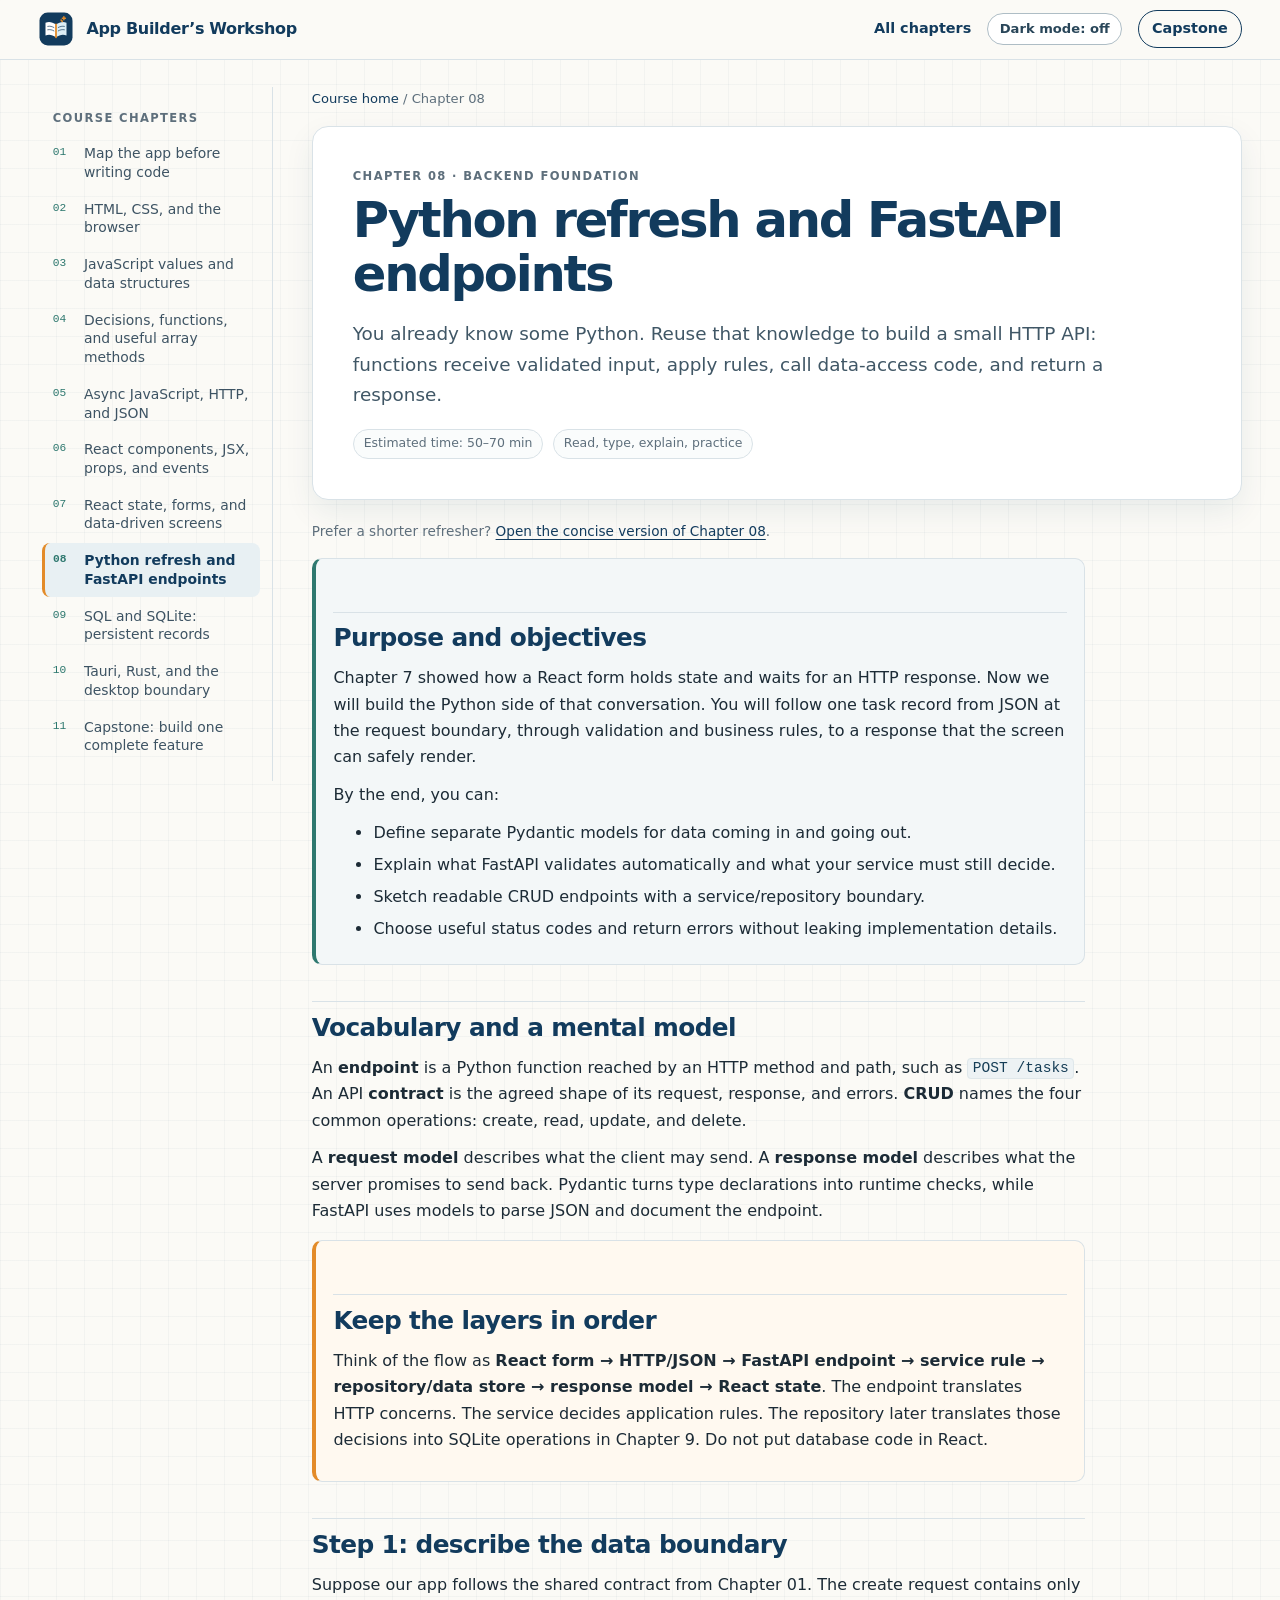
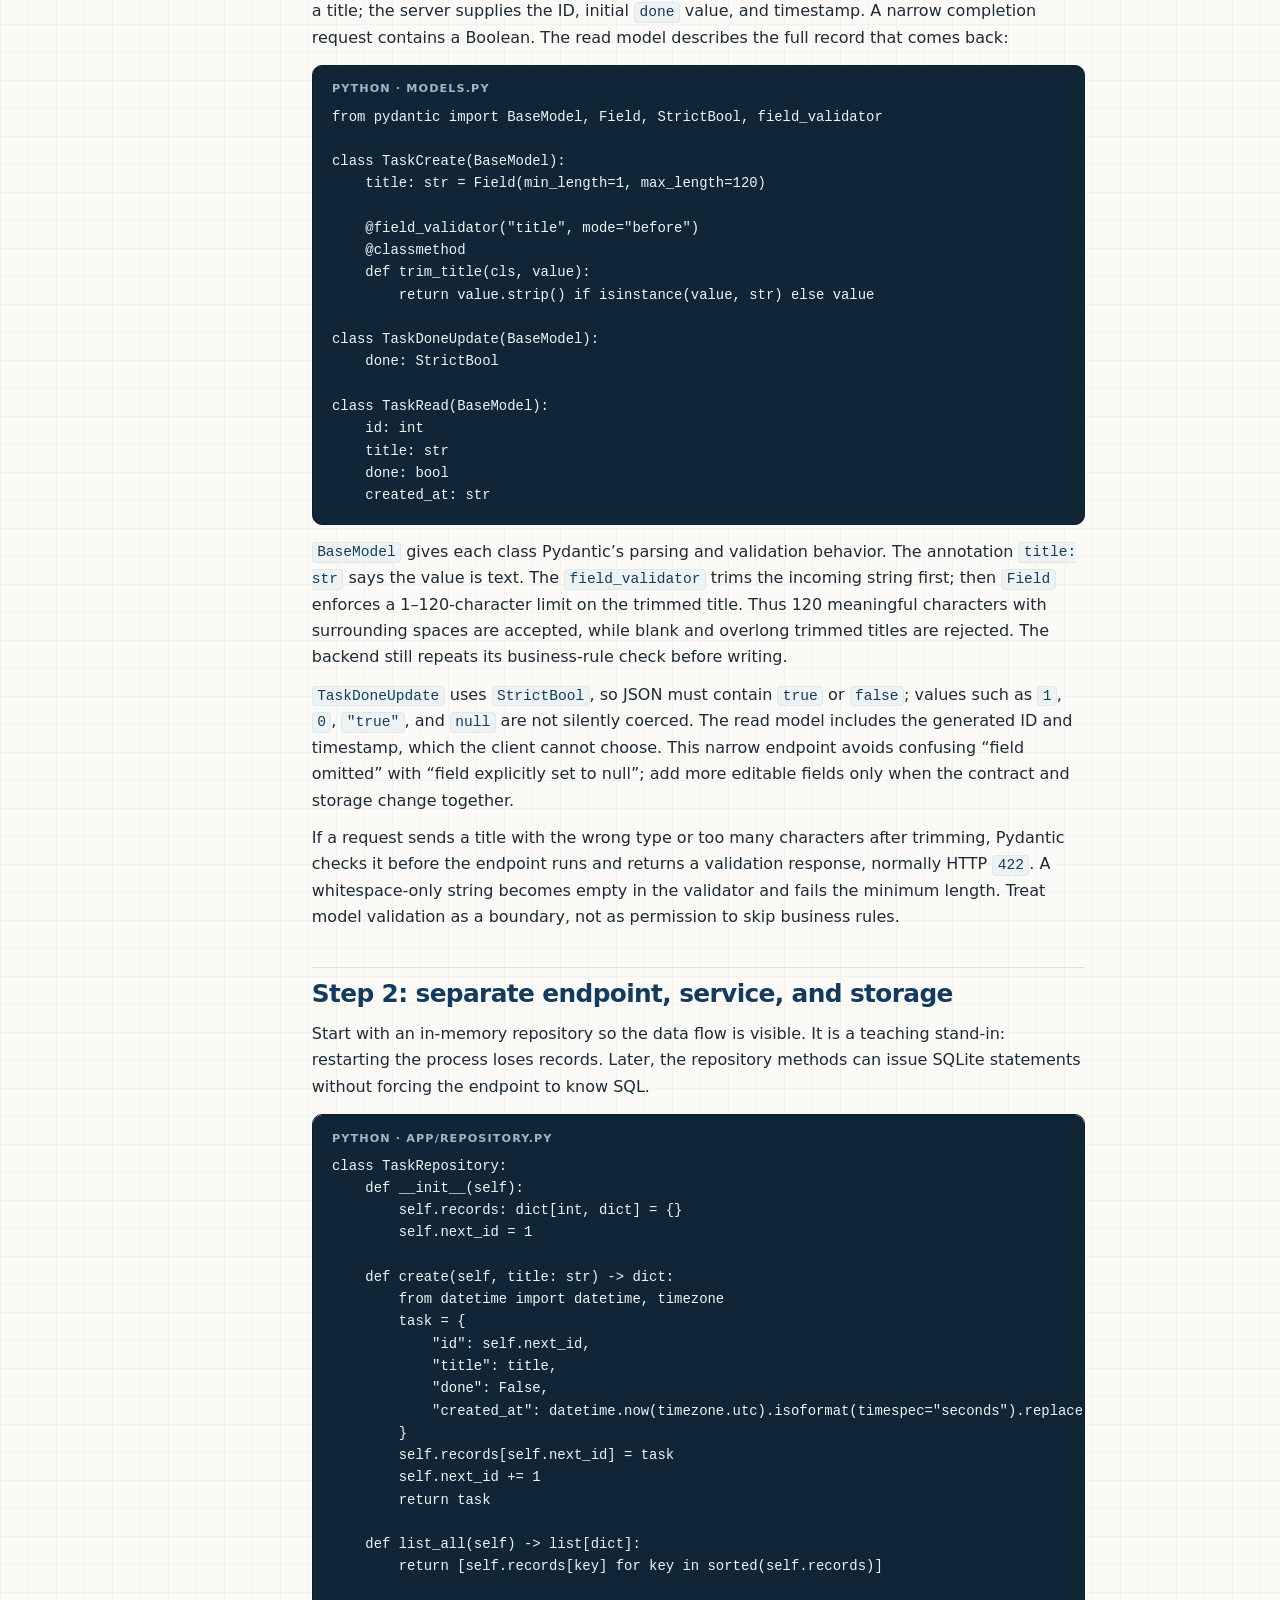
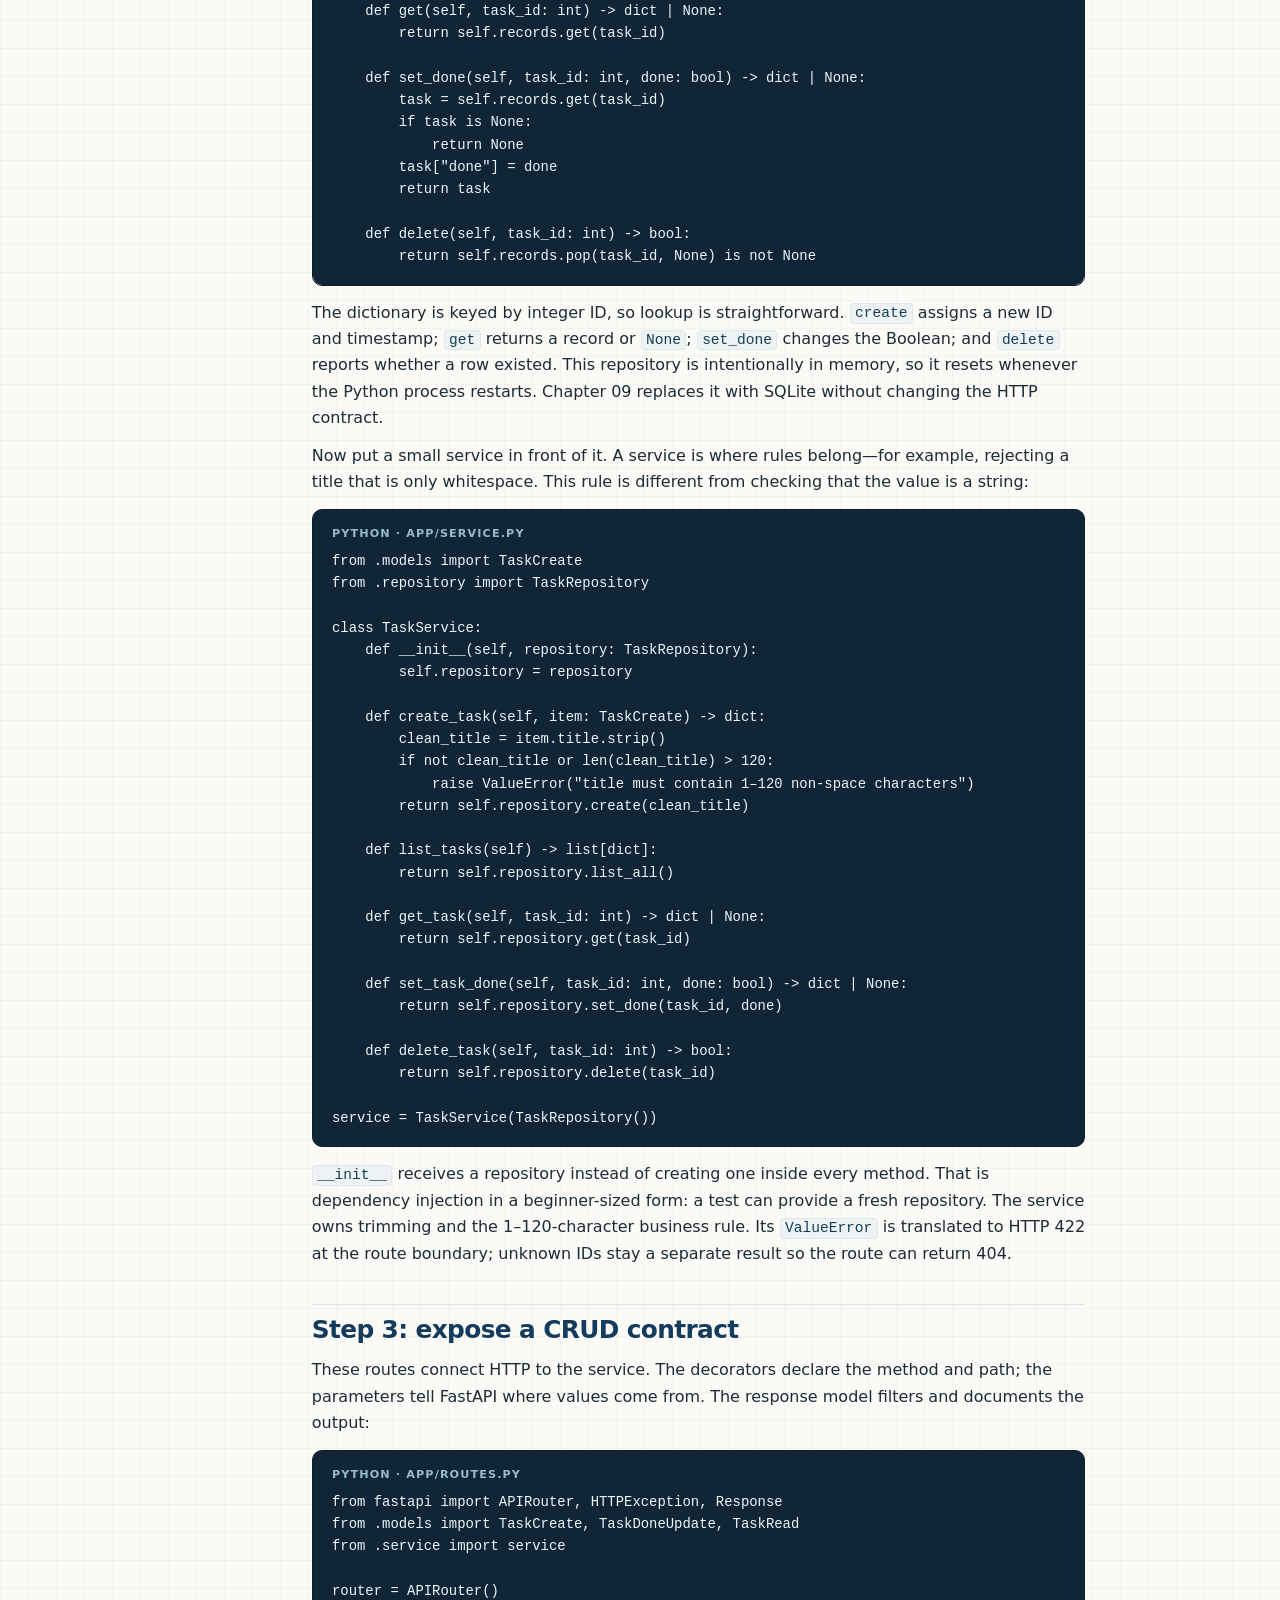
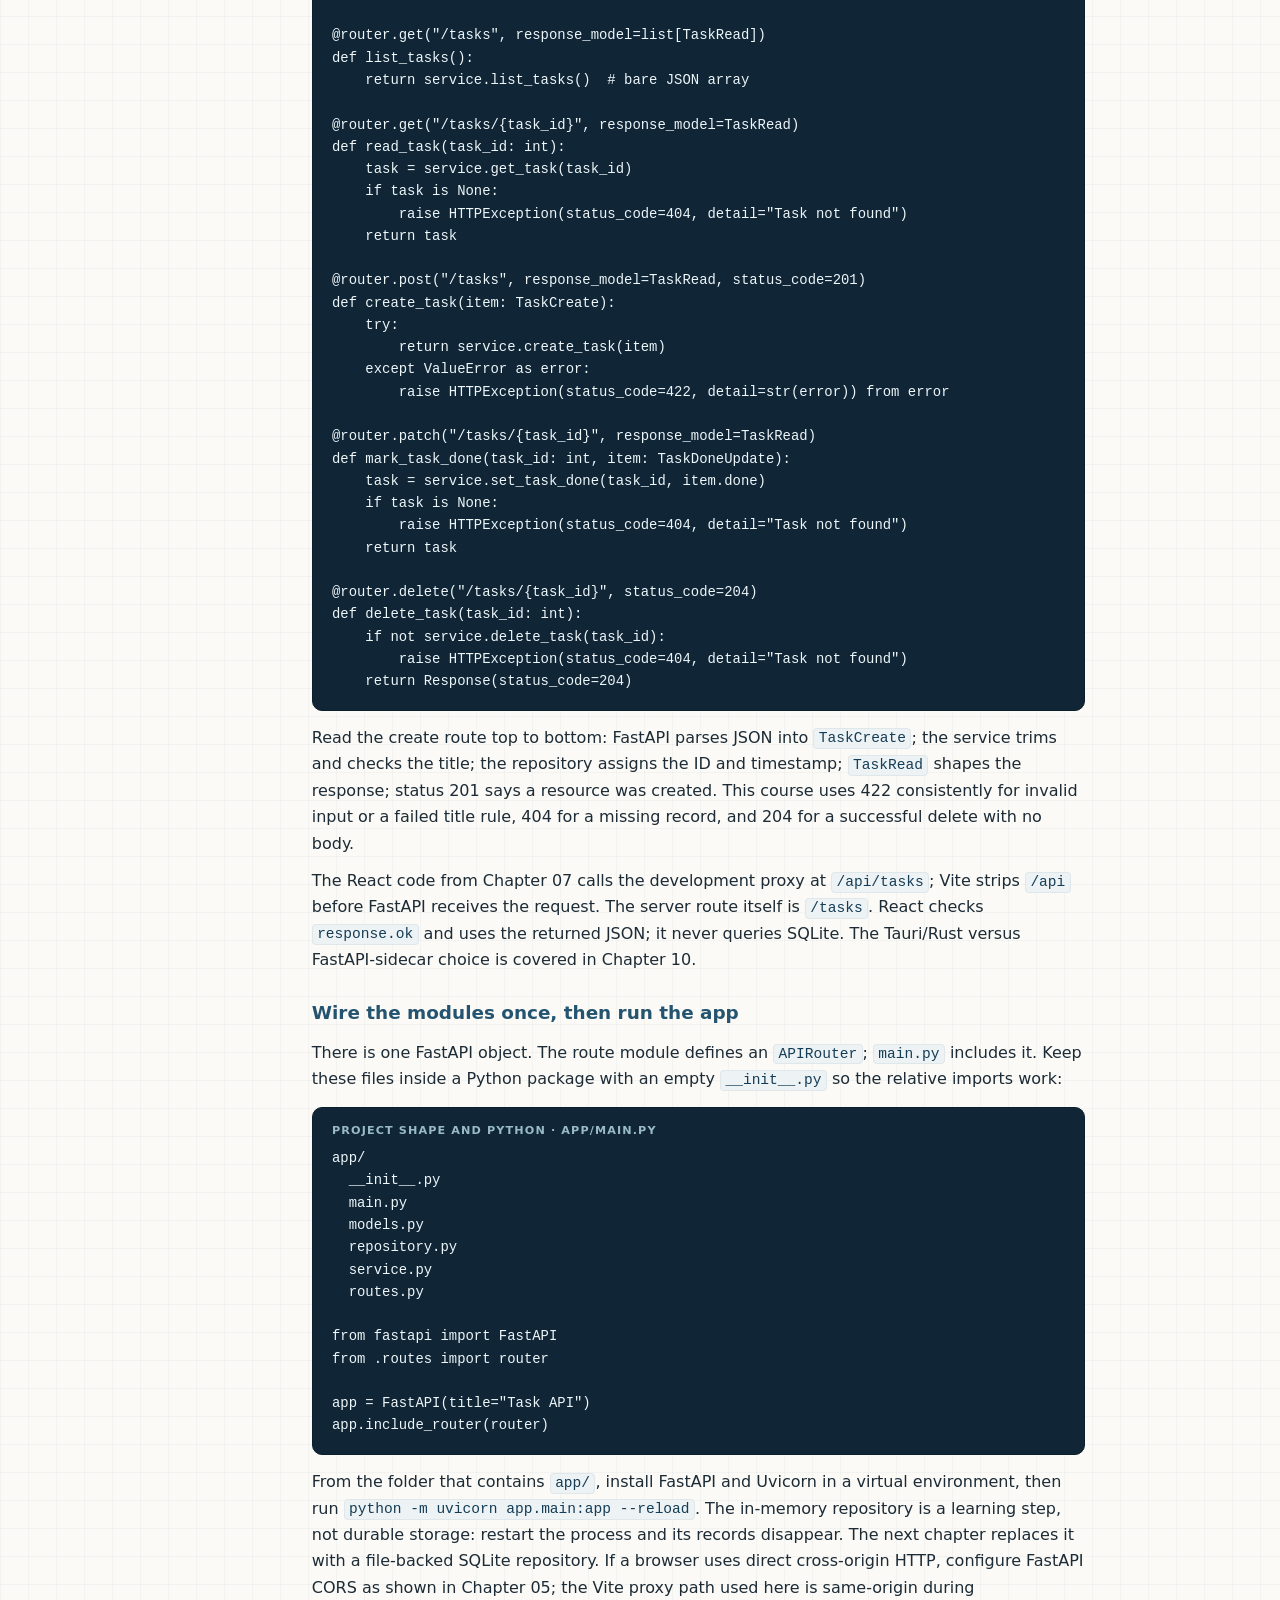
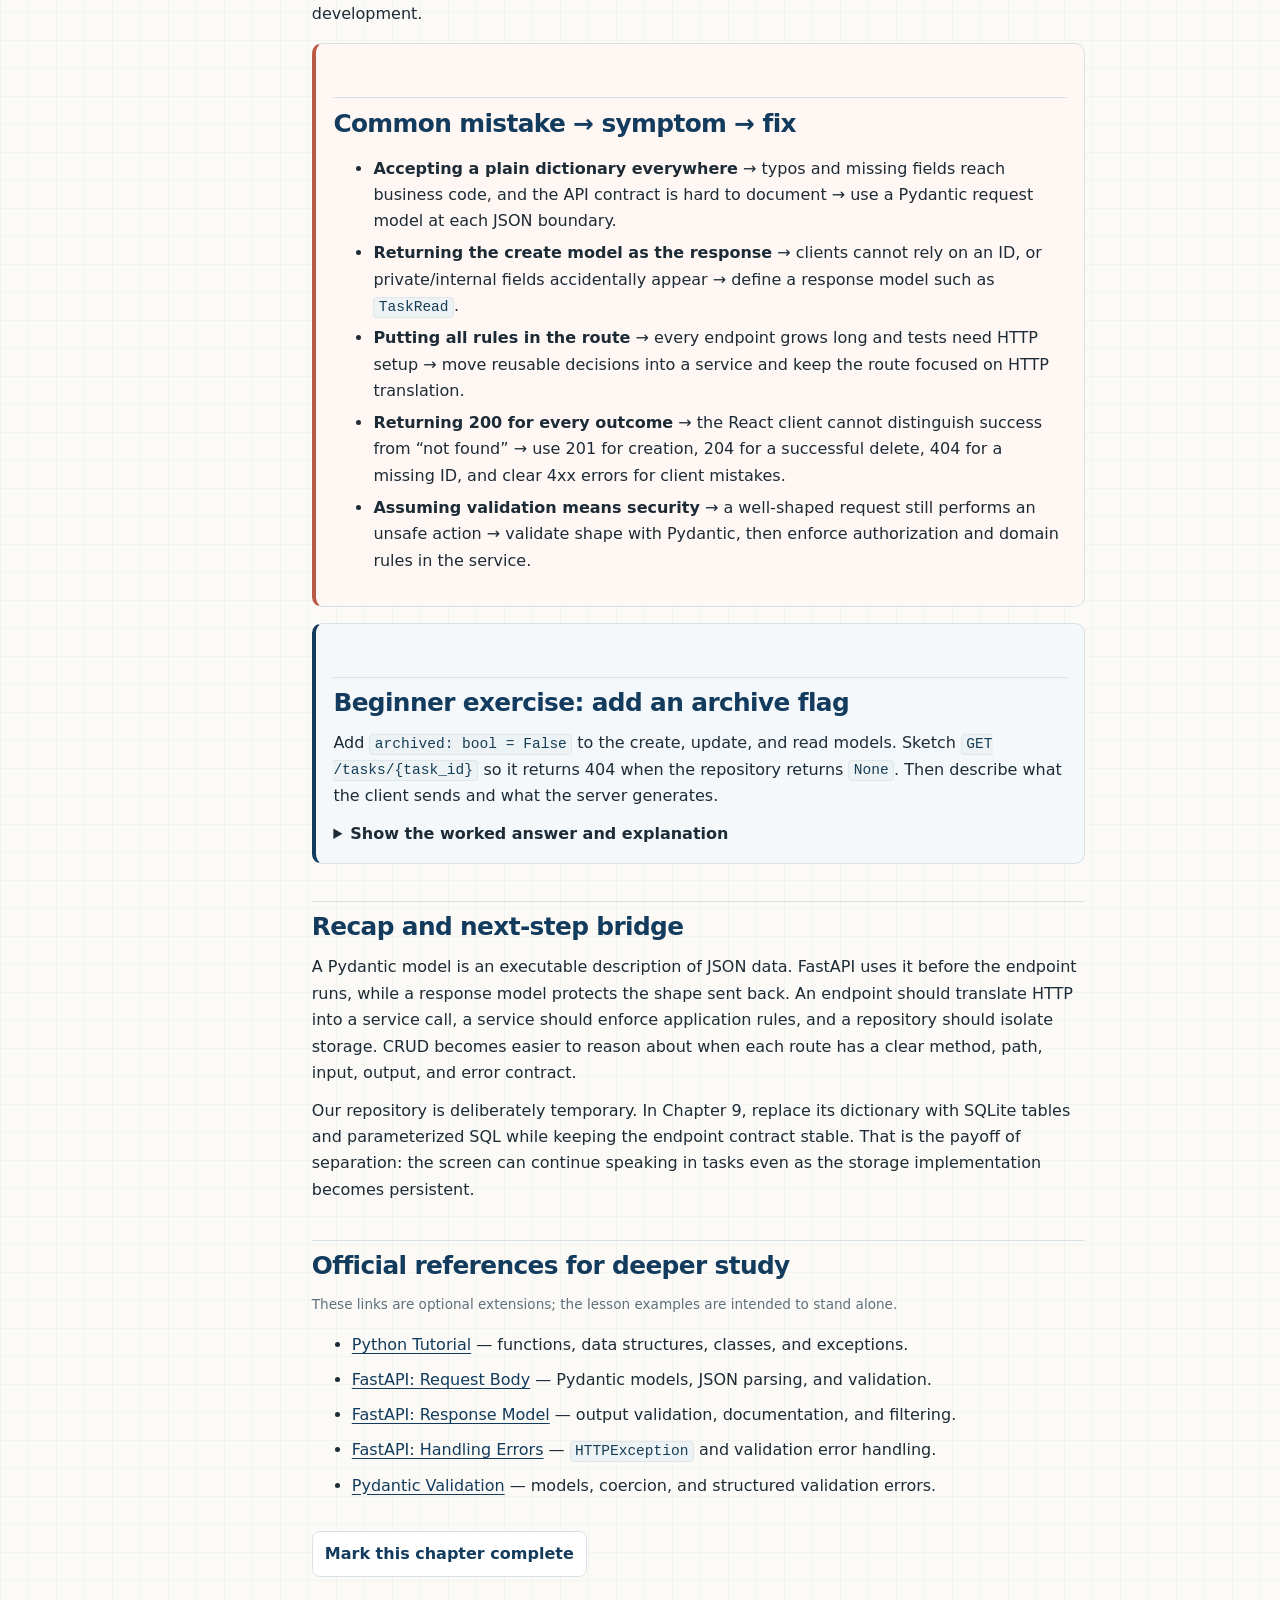
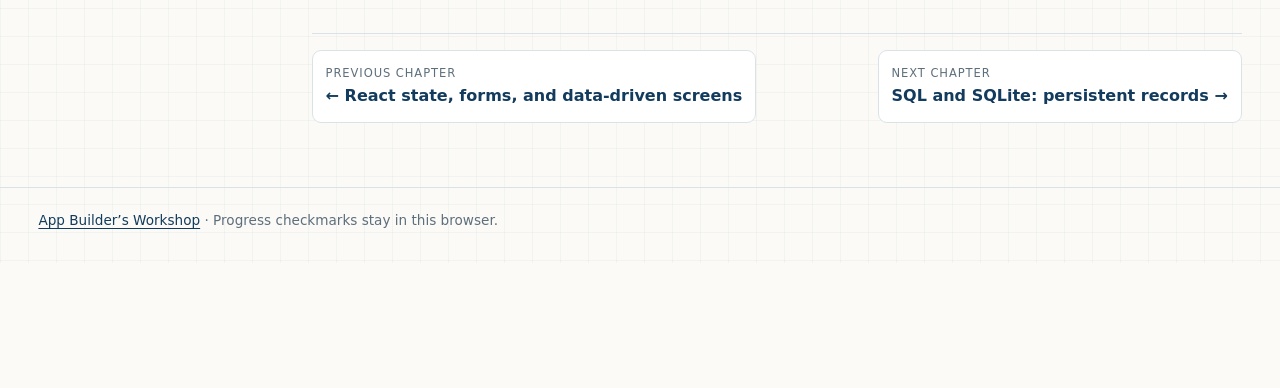
<file: chapters/08-python-fastapi.html>
<!doctype html>
<html lang="en"><head><meta charset="utf-8"><meta name="viewport" content="width=device-width, initial-scale=1">
<meta name="description" content="You already know some Python. Reuse that knowledge to build a small HTTP API: functions receive validated input, apply rules, call data-access code, and return a response."><title>08 — Python refresh and FastAPI endpoints · App Builder’s Workshop</title>
<link rel="icon" href="../assets/course-mark.svg" type="image/svg+xml"><script>(()=>{let saved=null;try{saved=localStorage.getItem("app-workshop-theme");}catch{}const theme=saved==="dark"||saved==="light"?saved:(matchMedia("(prefers-color-scheme: dark)").matches?"dark":"light");document.documentElement.dataset.theme=theme;})();</script><link rel="stylesheet" href="../assets/site.css"></head>
<body data-chapter="08-python-fastapi"><a class="skip-link" href="#main">Skip to lesson</a>
<header class="topbar"><div class="topbar-inner"><a class="brand" href="../index.html"><img src="../assets/course-mark.svg" alt=""><span>App Builder’s Workshop</span></a><nav class="topnav" aria-label="Main navigation"><a href="../index.html#roadmap">All chapters</a><button class="theme-toggle" type="button" data-theme-toggle aria-pressed="false">Dark mode: off</button><a class="nav-pill" href="11-capstone.html">Capstone</a></nav></div></header>
<div class="reading-progress" aria-hidden="true"><span data-reading-progress></span></div>
<main id="main" class="layout"><aside class="rail" aria-label="Course chapters"><div class="rail-label">Course chapters</div>
<a href="01-app-map.html"><span class="rail-number">01</span>Map the app before writing code</a>
<a href="02-html-css.html"><span class="rail-number">02</span>HTML, CSS, and the browser</a>
<a href="03-js-data.html"><span class="rail-number">03</span>JavaScript values and data structures</a>
<a href="04-js-logic.html"><span class="rail-number">04</span>Decisions, functions, and useful array methods</a>
<a href="05-async-json.html"><span class="rail-number">05</span>Async JavaScript, HTTP, and JSON</a>
<a href="06-react-components.html"><span class="rail-number">06</span>React components, JSX, props, and events</a>
<a href="07-react-state.html"><span class="rail-number">07</span>React state, forms, and data-driven screens</a>
<a href="08-python-fastapi.html" aria-current="page"><span class="rail-number">08</span>Python refresh and FastAPI endpoints</a>
<a href="09-sqlite.html"><span class="rail-number">09</span>SQL and SQLite: persistent records</a>
<a href="10-tauri-rust.html"><span class="rail-number">10</span>Tauri, Rust, and the desktop boundary</a>
<a href="11-capstone.html"><span class="rail-number">11</span>Capstone: build one complete feature</a></aside><div class="main">
<div class="crumbs"><a href="../index.html">Course home</a> / Chapter 08</div>
<header class="lesson-header"><div class="eyebrow">Chapter 08 · Backend foundation</div><h1>Python refresh and FastAPI endpoints</h1><p class="lead">You already know some Python. Reuse that knowledge to build a small HTTP API: functions receive validated input, apply rules, call data-access code, and return a response.</p><div class="lesson-meta"><span>Estimated time: 50–70 min</span><span>Read, type, explain, practice</span></div></header>
<p class="small muted course-mode-switch">Prefer a shorter refresher? <a href="../short-chapters/08-python-fastapi.html">Open the concise version of Chapter 08</a>.</p>
<article class="lesson-content">
<section class="outcomes" id="purpose">
  <h2>Purpose and objectives</h2>
  <p>Chapter 7 showed how a React form holds state and waits for an HTTP response. Now we will build the Python side of that conversation. You will follow one task record from JSON at the request boundary, through validation and business rules, to a response that the screen can safely render.</p>
  <p>By the end, you can:</p>
  <ul>
    <li>Define separate Pydantic models for data coming in and going out.</li>
    <li>Explain what FastAPI validates automatically and what your service must still decide.</li>
    <li>Sketch readable CRUD endpoints with a service/repository boundary.</li>
    <li>Choose useful status codes and return errors without leaking implementation details.</li>
  </ul>
</section>

<section class="lesson-section" id="mental-model">
  <h2>Vocabulary and a mental model <a class="section-anchor" href="#mental-model" aria-label="Link to Vocabulary and a mental model">¶</a></h2>
  <p>An <strong>endpoint</strong> is a Python function reached by an HTTP method and path, such as <code>POST /tasks</code>. An API <strong>contract</strong> is the agreed shape of its request, response, and errors. <strong>CRUD</strong> names the four common operations: create, read, update, and delete.</p>
  <p>A <strong>request model</strong> describes what the client may send. A <strong>response model</strong> describes what the server promises to send back. Pydantic turns type declarations into runtime checks, while FastAPI uses models to parse JSON and document the endpoint.</p>
  <div class="callout">
    <h2>Keep the layers in order</h2>
    <p>Think of the flow as <strong>React form → HTTP/JSON → FastAPI endpoint → service rule → repository/data store → response model → React state</strong>. The endpoint translates HTTP concerns. The service decides application rules. The repository later translates those decisions into SQLite operations in Chapter 9. Do not put database code in React.</p>
  </div>
</section>

<section class="lesson-section" id="models">
  <h2>Step 1: describe the data boundary <a class="section-anchor" href="#models" aria-label="Link to Step 1 describe the data boundary">¶</a></h2>
  <p>Suppose our app follows the shared contract from Chapter 01. The create request contains only a title; the server supplies the ID, initial <code>done</code> value, and timestamp. A narrow completion request contains a Boolean. The read model describes the full record that comes back:</p>
  <pre><span class="code-label">Python · models.py</span><code>from pydantic import BaseModel, Field, StrictBool, field_validator

class TaskCreate(BaseModel):
    title: str = Field(min_length=1, max_length=120)

    @field_validator("title", mode="before")
    @classmethod
    def trim_title(cls, value):
        return value.strip() if isinstance(value, str) else value

class TaskDoneUpdate(BaseModel):
    done: StrictBool

class TaskRead(BaseModel):
    id: int
    title: str
    done: bool
    created_at: str</code></pre>
  <p><code>BaseModel</code> gives each class Pydantic’s parsing and validation behavior. The annotation <code>title: str</code> says the value is text. The <code>field_validator</code> trims the incoming string first; then <code>Field</code> enforces a 1–120-character limit on the trimmed title. Thus 120 meaningful characters with surrounding spaces are accepted, while blank and overlong trimmed titles are rejected. The backend still repeats its business-rule check before writing.</p>
  <p><code>TaskDoneUpdate</code> uses <code>StrictBool</code>, so JSON must contain <code>true</code> or <code>false</code>; values such as <code>1</code>, <code>0</code>, <code>"true"</code>, and <code>null</code> are not silently coerced. The read model includes the generated ID and timestamp, which the client cannot choose. This narrow endpoint avoids confusing “field omitted” with “field explicitly set to null”; add more editable fields only when the contract and storage change together.</p>
  <p>If a request sends a title with the wrong type or too many characters after trimming, Pydantic checks it before the endpoint runs and returns a validation response, normally HTTP <code>422</code>. A whitespace-only string becomes empty in the validator and fails the minimum length. Treat model validation as a boundary, not as permission to skip business rules.</p>
</section>

<section class="lesson-section" id="worked-example">
  <h2>Step 2: separate endpoint, service, and storage <a class="section-anchor" href="#worked-example" aria-label="Link to Step 2 separate endpoint service and storage">¶</a></h2>
  <p>Start with an in-memory repository so the data flow is visible. It is a teaching stand-in: restarting the process loses records. Later, the repository methods can issue SQLite statements without forcing the endpoint to know SQL.</p>
  <pre><span class="code-label">Python · app/repository.py</span><code>class TaskRepository:
    def __init__(self):
        self.records: dict[int, dict] = {}
        self.next_id = 1

    def create(self, title: str) -&gt; dict:
        from datetime import datetime, timezone
        task = {
            "id": self.next_id,
            "title": title,
            "done": False,
            "created_at": datetime.now(timezone.utc).isoformat(timespec="seconds").replace("+00:00", "Z"),
        }
        self.records[self.next_id] = task
        self.next_id += 1
        return task

    def list_all(self) -&gt; list[dict]:
        return [self.records[key] for key in sorted(self.records)]

    def get(self, task_id: int) -&gt; dict | None:
        return self.records.get(task_id)

    def set_done(self, task_id: int, done: bool) -&gt; dict | None:
        task = self.records.get(task_id)
        if task is None:
            return None
        task["done"] = done
        return task

    def delete(self, task_id: int) -&gt; bool:
        return self.records.pop(task_id, None) is not None</code></pre>
  <p>The dictionary is keyed by integer ID, so lookup is straightforward. <code>create</code> assigns a new ID and timestamp; <code>get</code> returns a record or <code>None</code>; <code>set_done</code> changes the Boolean; and <code>delete</code> reports whether a row existed. This repository is intentionally in memory, so it resets whenever the Python process restarts. Chapter 09 replaces it with SQLite without changing the HTTP contract.</p>
  <p>Now put a small service in front of it. A service is where rules belong—for example, rejecting a title that is only whitespace. This rule is different from checking that the value is a string:</p>
  <pre><span class="code-label">Python · app/service.py</span><code>from .models import TaskCreate
from .repository import TaskRepository

class TaskService:
    def __init__(self, repository: TaskRepository):
        self.repository = repository

    def create_task(self, item: TaskCreate) -&gt; dict:
        clean_title = item.title.strip()
        if not clean_title or len(clean_title) &gt; 120:
            raise ValueError("title must contain 1–120 non-space characters")
        return self.repository.create(clean_title)

    def list_tasks(self) -&gt; list[dict]:
        return self.repository.list_all()

    def get_task(self, task_id: int) -&gt; dict | None:
        return self.repository.get(task_id)

    def set_task_done(self, task_id: int, done: bool) -&gt; dict | None:
        return self.repository.set_done(task_id, done)

    def delete_task(self, task_id: int) -&gt; bool:
        return self.repository.delete(task_id)

service = TaskService(TaskRepository())</code></pre>
  <p><code>__init__</code> receives a repository instead of creating one inside every method. That is dependency injection in a beginner-sized form: a test can provide a fresh repository. The service owns trimming and the 1–120-character business rule. Its <code>ValueError</code> is translated to HTTP 422 at the route boundary; unknown IDs stay a separate result so the route can return 404.</p>
</section>

<section class="lesson-section" id="crud-contract">
  <h2>Step 3: expose a CRUD contract <a class="section-anchor" href="#crud-contract" aria-label="Link to Step 3 expose a CRUD contract">¶</a></h2>
  <p>These routes connect HTTP to the service. The decorators declare the method and path; the parameters tell FastAPI where values come from. The response model filters and documents the output:</p>
  <pre><span class="code-label">Python · app/routes.py</span><code>from fastapi import APIRouter, HTTPException, Response
from .models import TaskCreate, TaskDoneUpdate, TaskRead
from .service import service

router = APIRouter()

@router.get("/tasks", response_model=list[TaskRead])
def list_tasks():
    return service.list_tasks()  # bare JSON array

@router.get("/tasks/{task_id}", response_model=TaskRead)
def read_task(task_id: int):
    task = service.get_task(task_id)
    if task is None:
        raise HTTPException(status_code=404, detail="Task not found")
    return task

@router.post("/tasks", response_model=TaskRead, status_code=201)
def create_task(item: TaskCreate):
    try:
        return service.create_task(item)
    except ValueError as error:
        raise HTTPException(status_code=422, detail=str(error)) from error

@router.patch("/tasks/{task_id}", response_model=TaskRead)
def mark_task_done(task_id: int, item: TaskDoneUpdate):
    task = service.set_task_done(task_id, item.done)
    if task is None:
        raise HTTPException(status_code=404, detail="Task not found")
    return task

@router.delete("/tasks/{task_id}", status_code=204)
def delete_task(task_id: int):
    if not service.delete_task(task_id):
        raise HTTPException(status_code=404, detail="Task not found")
    return Response(status_code=204)</code></pre>
  <p>Read the create route top to bottom: FastAPI parses JSON into <code>TaskCreate</code>; the service trims and checks the title; the repository assigns the ID and timestamp; <code>TaskRead</code> shapes the response; status 201 says a resource was created. This course uses 422 consistently for invalid input or a failed title rule, 404 for a missing record, and 204 for a successful delete with no body.</p>
  <p>The React code from Chapter 07 calls the development proxy at <code>/api/tasks</code>; Vite strips <code>/api</code> before FastAPI receives the request. The server route itself is <code>/tasks</code>. React checks <code>response.ok</code> and uses the returned JSON; it never queries SQLite. The Tauri/Rust versus FastAPI-sidecar choice is covered in Chapter 10.</p>
  <h3>Wire the modules once, then run the app</h3>
  <p>There is one FastAPI object. The route module defines an <code>APIRouter</code>; <code>main.py</code> includes it. Keep these files inside a Python package with an empty <code>__init__.py</code> so the relative imports work:</p>
  <pre><span class="code-label">Project shape and Python · app/main.py</span><code>app/
  __init__.py
  main.py
  models.py
  repository.py
  service.py
  routes.py

from fastapi import FastAPI
from .routes import router

app = FastAPI(title="Task API")
app.include_router(router)</code></pre>
  <p>From the folder that contains <code>app/</code>, install FastAPI and Uvicorn in a virtual environment, then run <code>python -m uvicorn app.main:app --reload</code>. The in-memory repository is a learning step, not durable storage: restart the process and its records disappear. The next chapter replaces it with a file-backed SQLite repository. If a browser uses direct cross-origin HTTP, configure FastAPI CORS as shown in Chapter 05; the Vite proxy path used here is same-origin during development.</p>

</section>

<section class="mistake" id="mistakes">
  <h2>Common mistake → symptom → fix</h2>
  <ul>
    <li><strong>Accepting a plain dictionary everywhere</strong> → typos and missing fields reach business code, and the API contract is hard to document → use a Pydantic request model at each JSON boundary.</li>
    <li><strong>Returning the create model as the response</strong> → clients cannot rely on an ID, or private/internal fields accidentally appear → define a response model such as <code>TaskRead</code>.</li>
    <li><strong>Putting all rules in the route</strong> → every endpoint grows long and tests need HTTP setup → move reusable decisions into a service and keep the route focused on HTTP translation.</li>
    <li><strong>Returning 200 for every outcome</strong> → the React client cannot distinguish success from “not found” → use 201 for creation, 204 for a successful delete, 404 for a missing ID, and clear 4xx errors for client mistakes.</li>
    <li><strong>Assuming validation means security</strong> → a well-shaped request still performs an unsafe action → validate shape with Pydantic, then enforce authorization and domain rules in the service.</li>
  </ul>
</section>

<section class="exercise" id="practice">
  <h2>Beginner exercise: add an archive flag</h2>
  <p>Add <code>archived: bool = False</code> to the create, update, and read models. Sketch <code>GET /tasks/{task_id}</code> so it returns 404 when the repository returns <code>None</code>. Then describe what the client sends and what the server generates.</p>
  <details><summary><strong>Show the worked answer and explanation</strong></summary>
    <div class="answer">
      <pre><code><span class="code-label">Python · the essential changes</span>class TaskCreate(BaseModel):
    title: str = Field(min_length=1, max_length=120)
    done: bool = False
    archived: bool = False

class TaskRead(BaseModel):
    id: int
    title: str
    done: bool
    archived: bool

@app.get("/tasks/{task_id}", response_model=TaskRead)
def read_task(task_id: int):
    task = service.get_task(task_id)
    if task is None:
        raise HTTPException(status_code=404, detail="Task not found")
    return task</code></pre>
      <p>This is an optional extension, not the shared Task contract. If you add <code>archived</code>, update the create/read models, an explicit update request, repository and database schema, returned JSON, and tests together. The baseline completion endpoint deliberately accepts only <code>{"done": boolean}</code>. The route asks the service first, then turns “no record” into 404.</p>
    </div>
  </details>
</section>

<section class="lesson-section" id="recap">
  <h2>Recap and next-step bridge <a class="section-anchor" href="#recap" aria-label="Link to Recap and next-step bridge">¶</a></h2>
  <p>A Pydantic model is an executable description of JSON data. FastAPI uses it before the endpoint runs, while a response model protects the shape sent back. An endpoint should translate HTTP into a service call, a service should enforce application rules, and a repository should isolate storage. CRUD becomes easier to reason about when each route has a clear method, path, input, output, and error contract.</p>
  <p>Our repository is deliberately temporary. In Chapter 9, replace its dictionary with SQLite tables and parameterized SQL while keeping the endpoint contract stable. That is the payoff of separation: the screen can continue speaking in tasks even as the storage implementation becomes persistent.</p>
</section>

<section class="resource-list" id="references">
  <h2>Official references for deeper study</h2>
  <p class="small muted">These links are optional extensions; the lesson examples are intended to stand alone.</p>
  <ul>
    <li><a href="https://docs.python.org/3/tutorial/" target="_blank" rel="noopener noreferrer">Python Tutorial</a> — functions, data structures, classes, and exceptions.</li>
    <li><a href="https://fastapi.tiangolo.com/tutorial/body/" target="_blank" rel="noopener noreferrer">FastAPI: Request Body</a> — Pydantic models, JSON parsing, and validation.</li>
    <li><a href="https://fastapi.tiangolo.com/tutorial/response-model/" target="_blank" rel="noopener noreferrer">FastAPI: Response Model</a> — output validation, documentation, and filtering.</li>
    <li><a href="https://fastapi.tiangolo.com/tutorial/handling-errors/" target="_blank" rel="noopener noreferrer">FastAPI: Handling Errors</a> — <code>HTTPException</code> and validation error handling.</li>
    <li><a href="https://pydantic.dev/docs/validation/dev/get-started/" target="_blank" rel="noopener noreferrer">Pydantic Validation</a> — models, coercion, and structured validation errors.</li>
  </ul>
</section>
</article>
<button class="mark-complete" type="button" data-complete aria-pressed="false">Mark this chapter complete</button>
<nav class="lesson-nav" aria-label="Previous and next chapters"><a href="07-react-state.html"><small>Previous chapter</small><strong>← React state, forms, and data-driven screens</strong></a><a href="09-sqlite.html"><small>Next chapter</small><strong>SQL and SQLite: persistent records →</strong></a></nav>
</div></main><footer class="footer"><a href="../index.html">App Builder’s Workshop</a> · Progress checkmarks stay in this browser.</footer><script src="../assets/site.js" defer></script></body></html>
</file>
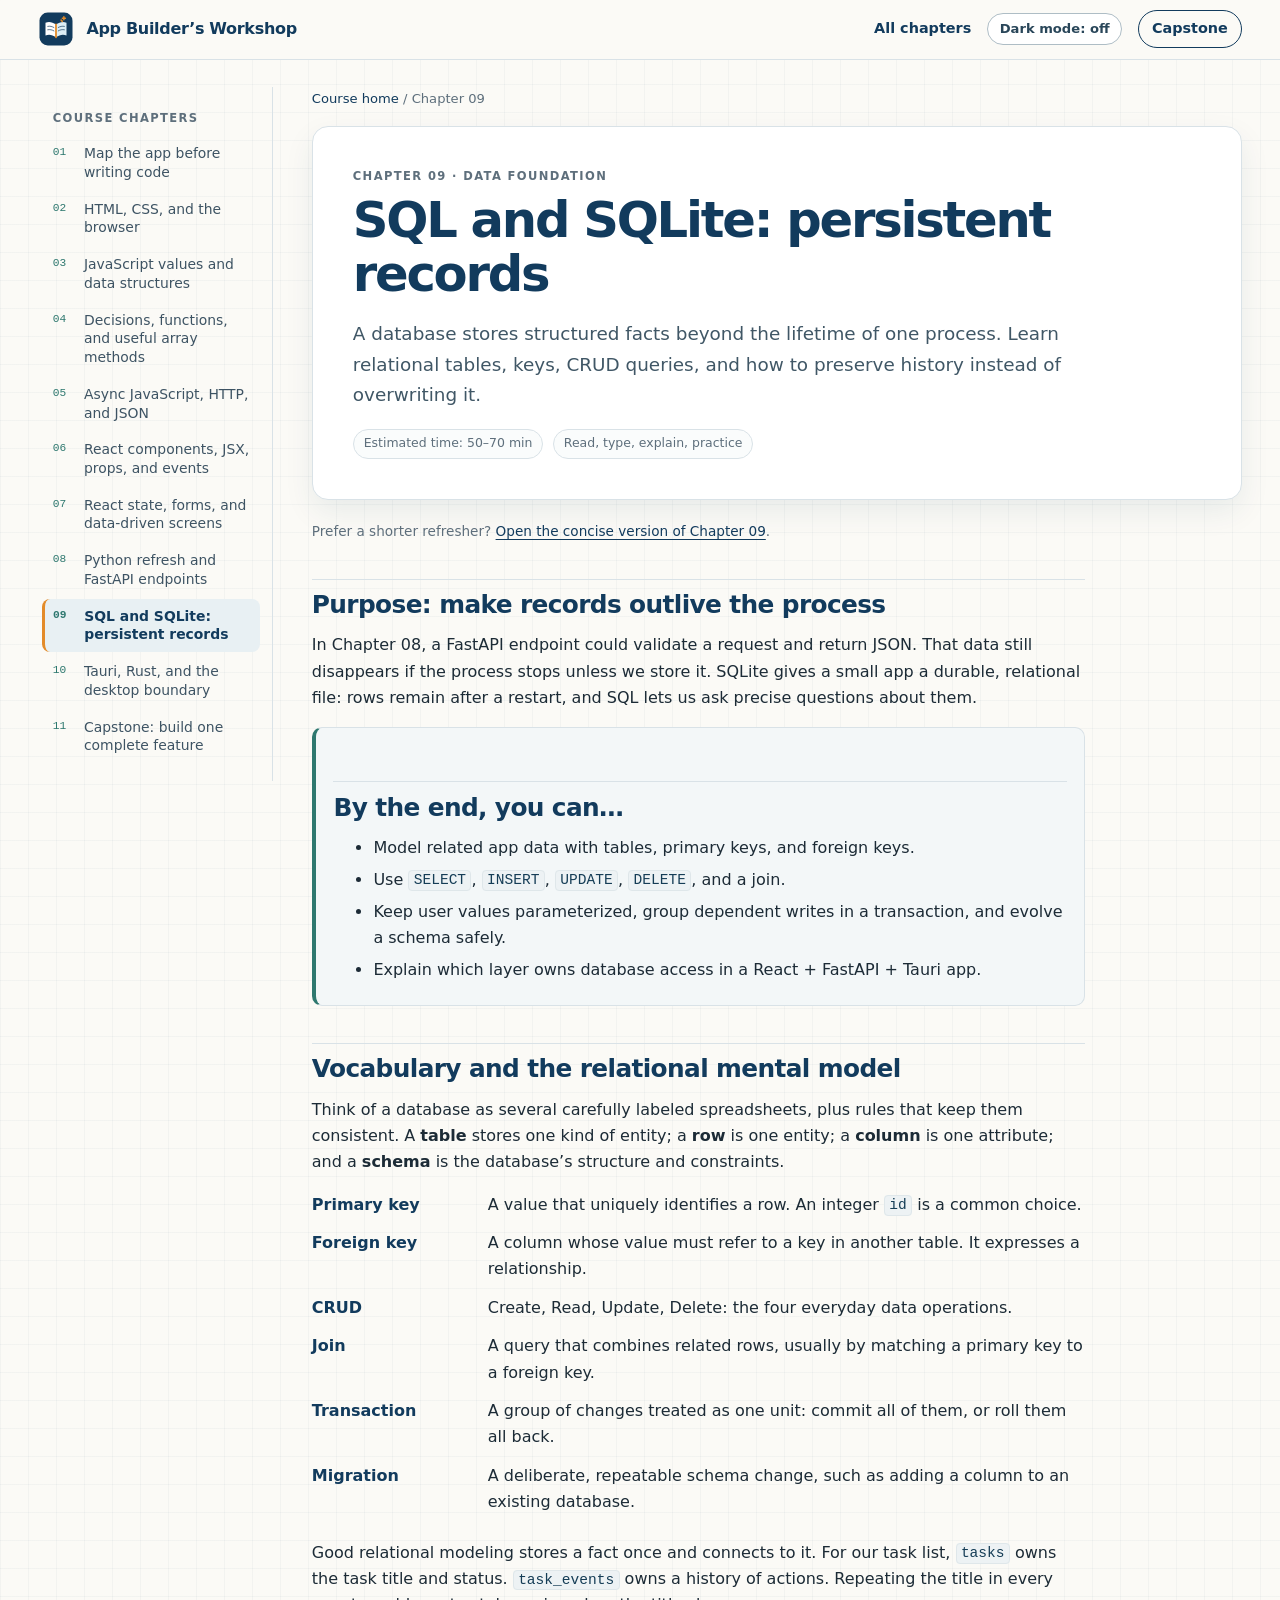
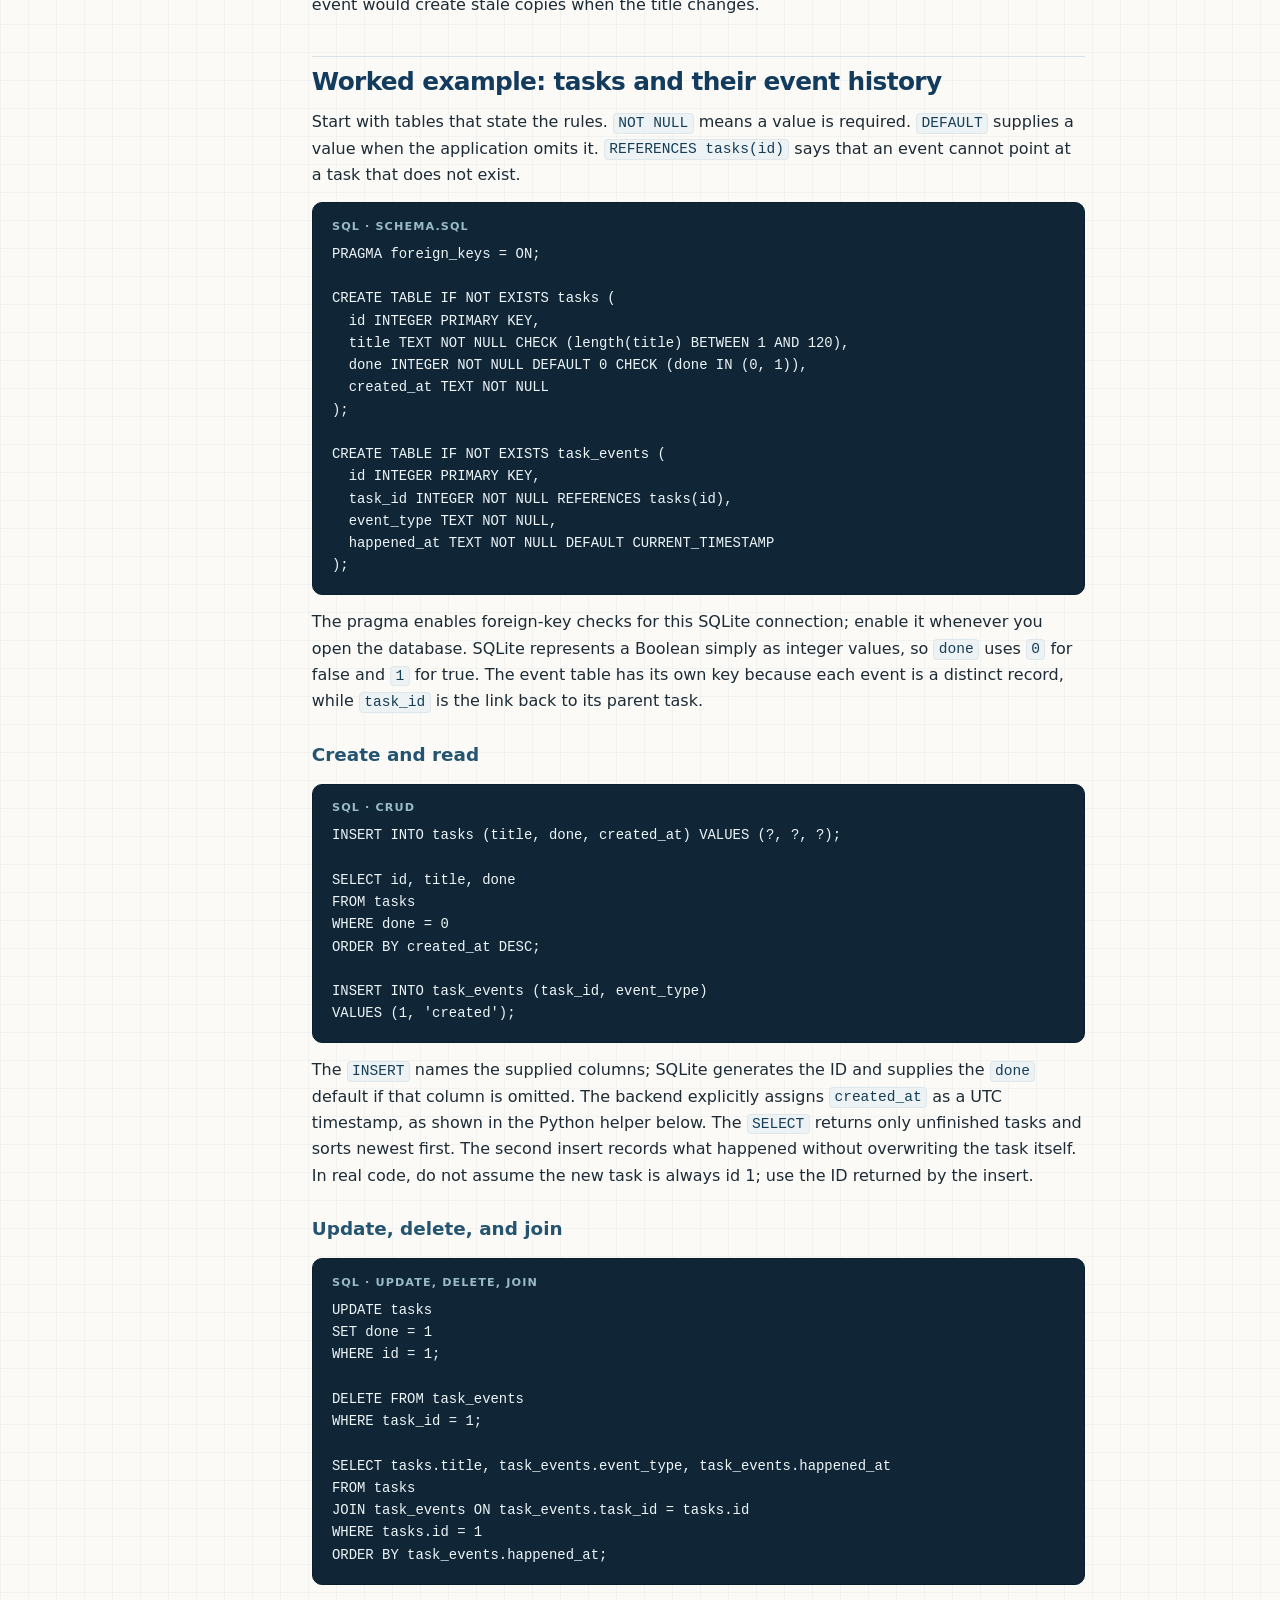
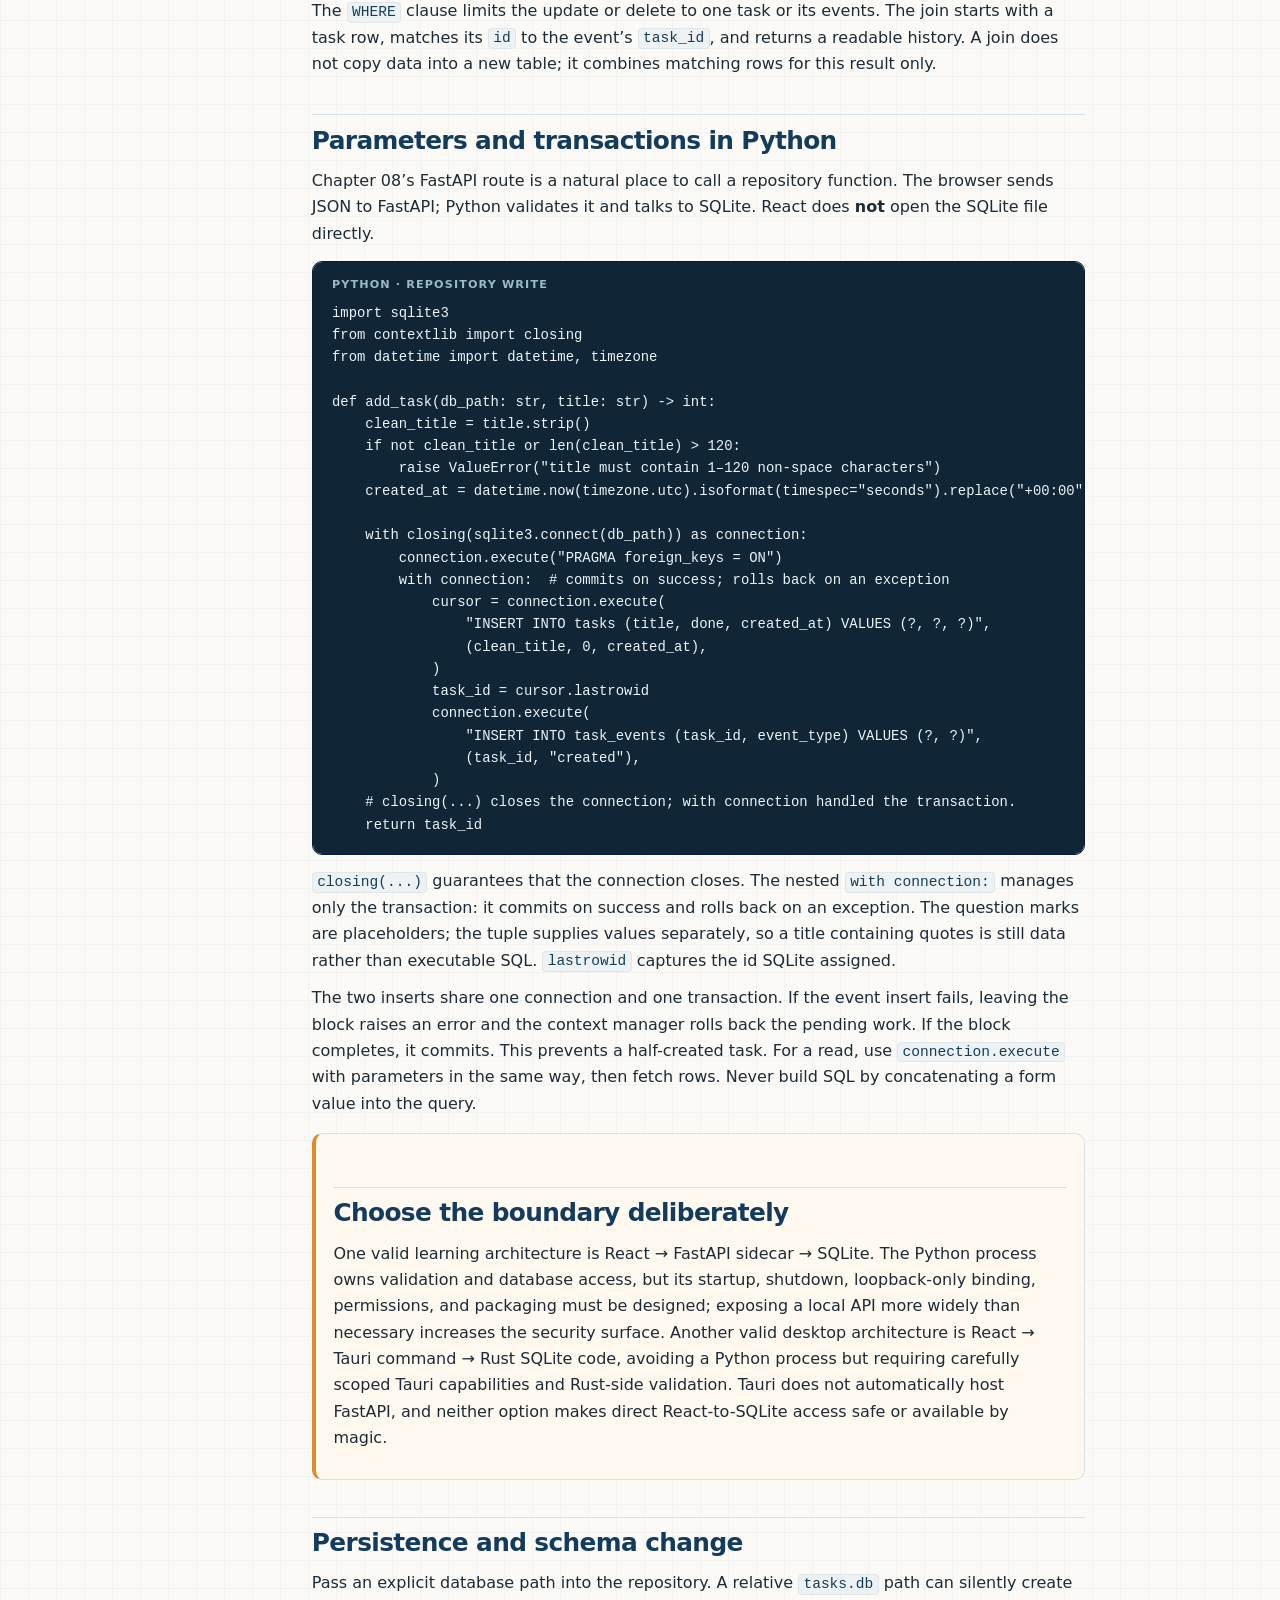
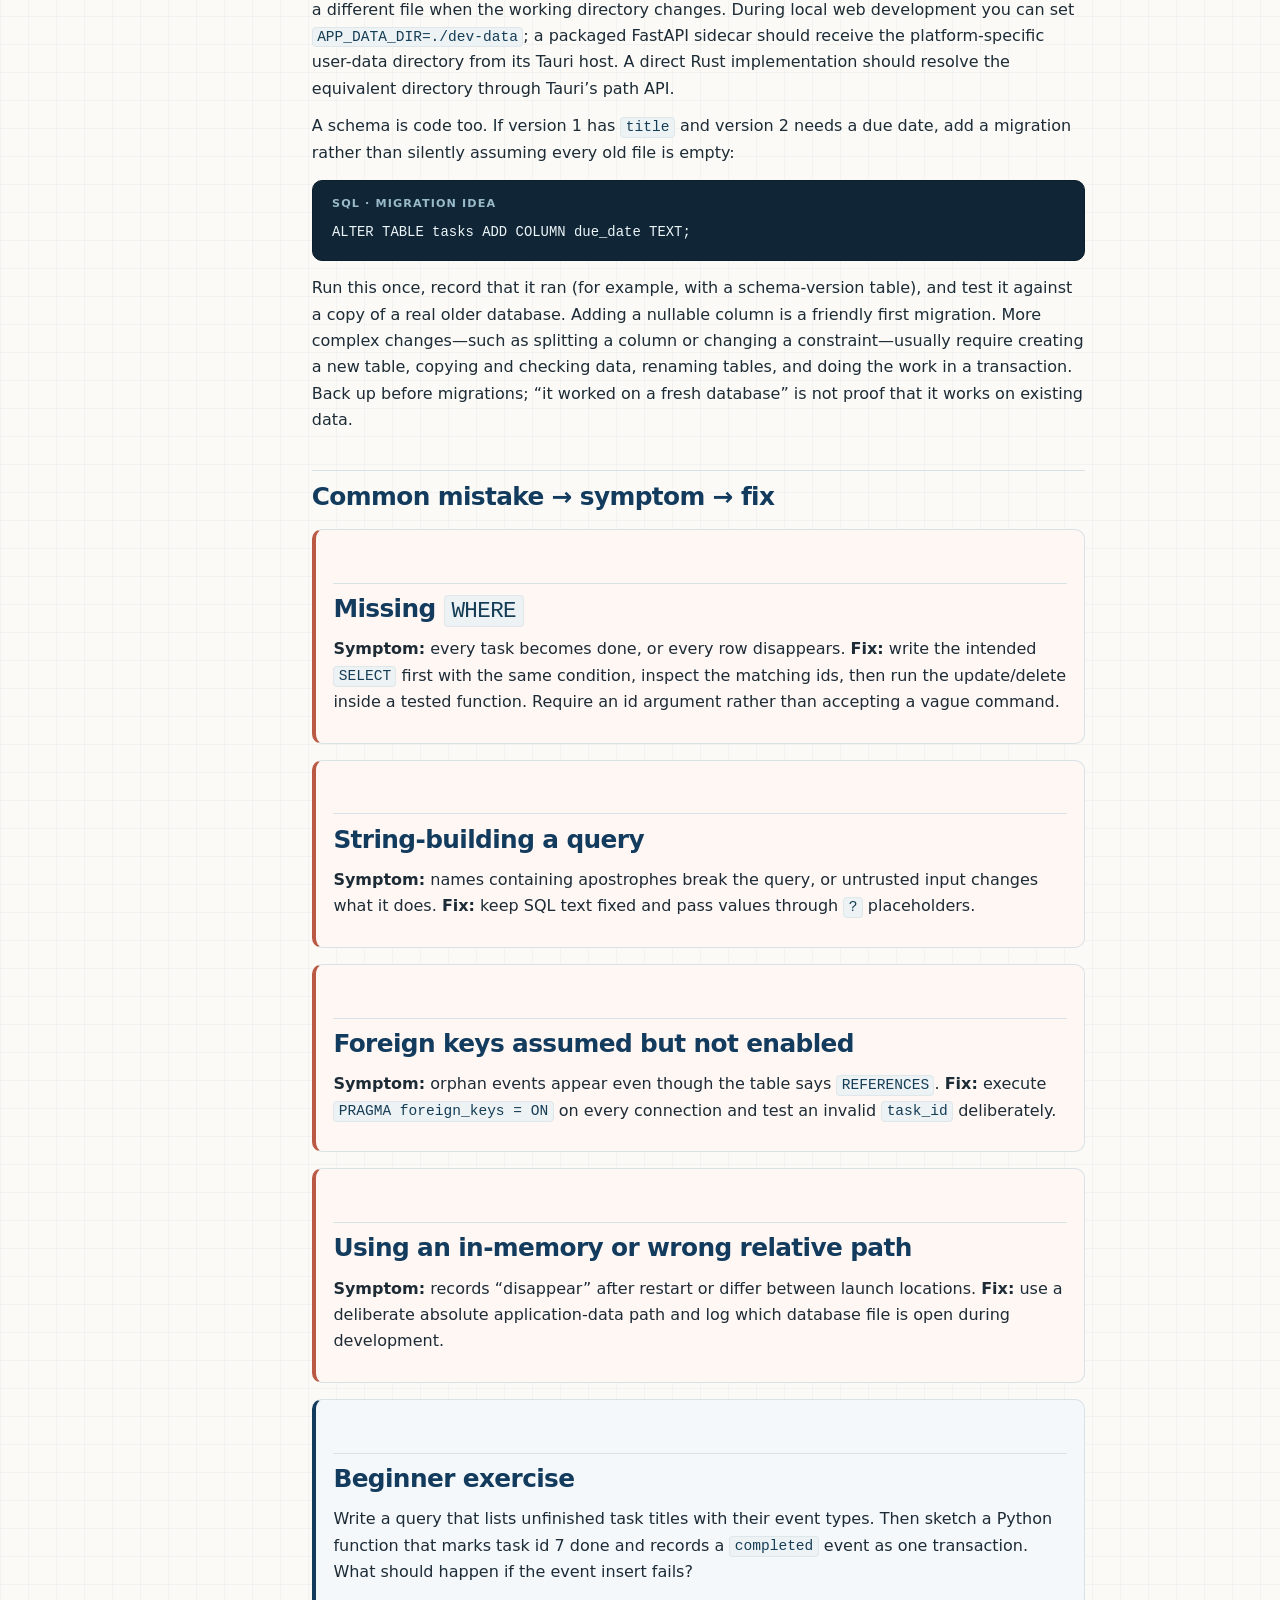
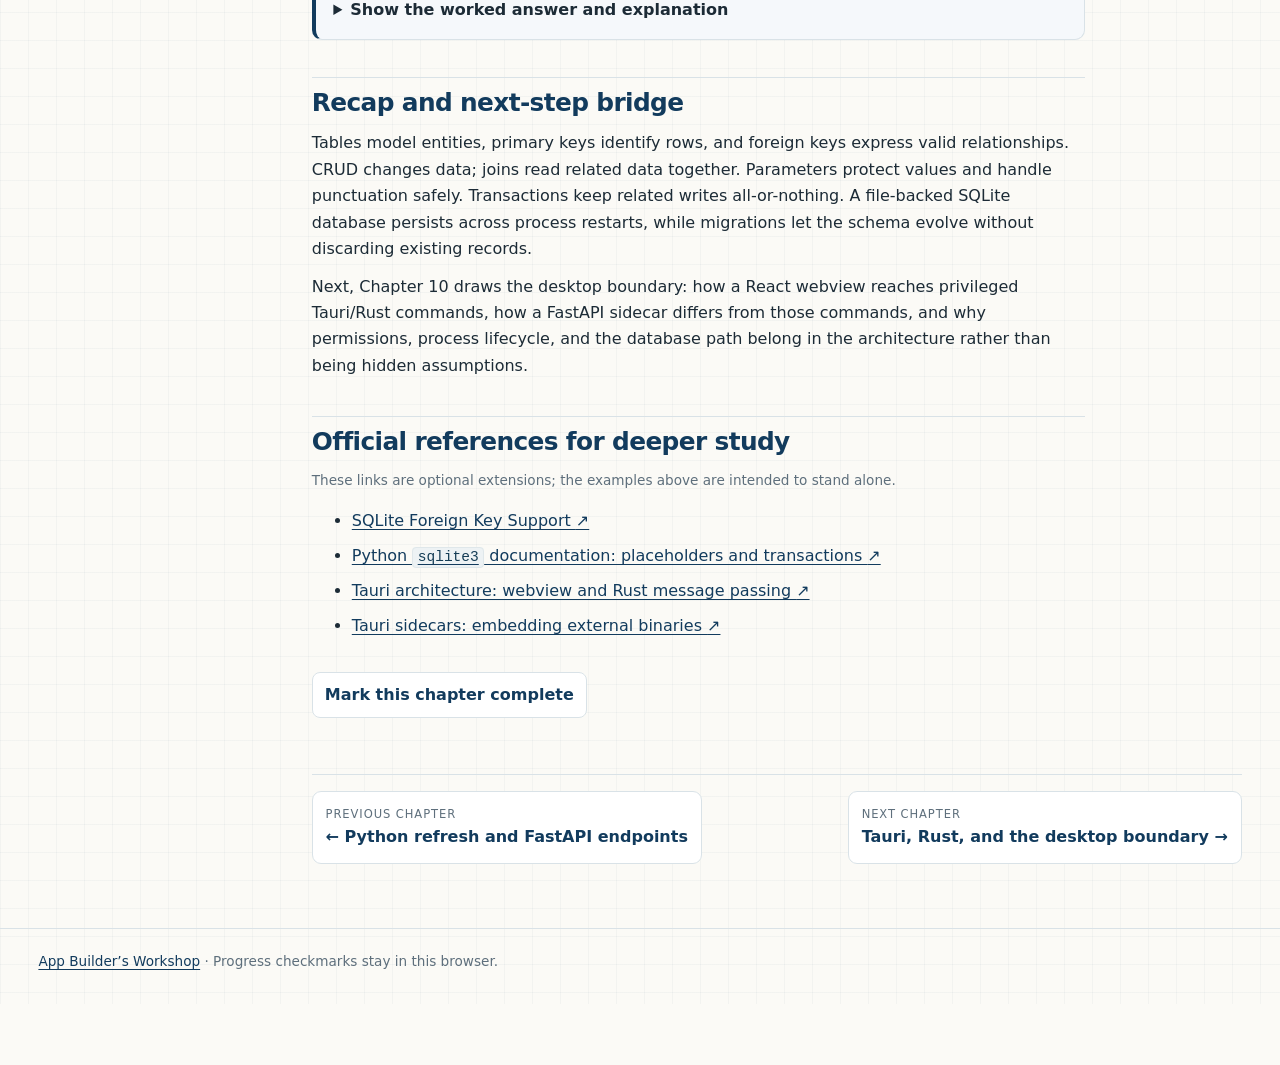
<file: chapters/09-sqlite.html>
<!doctype html>
<html lang="en"><head><meta charset="utf-8"><meta name="viewport" content="width=device-width, initial-scale=1">
<meta name="description" content="A database stores structured facts beyond the lifetime of one process. Learn relational tables, keys, CRUD queries, and how to preserve history instead of overwriting it."><title>09 — SQL and SQLite: persistent records · App Builder’s Workshop</title>
<link rel="icon" href="../assets/course-mark.svg" type="image/svg+xml"><script>(()=>{let saved=null;try{saved=localStorage.getItem("app-workshop-theme");}catch{}const theme=saved==="dark"||saved==="light"?saved:(matchMedia("(prefers-color-scheme: dark)").matches?"dark":"light");document.documentElement.dataset.theme=theme;})();</script><link rel="stylesheet" href="../assets/site.css"></head>
<body data-chapter="09-sqlite"><a class="skip-link" href="#main">Skip to lesson</a>
<header class="topbar"><div class="topbar-inner"><a class="brand" href="../index.html"><img src="../assets/course-mark.svg" alt=""><span>App Builder’s Workshop</span></a><nav class="topnav" aria-label="Main navigation"><a href="../index.html#roadmap">All chapters</a><button class="theme-toggle" type="button" data-theme-toggle aria-pressed="false">Dark mode: off</button><a class="nav-pill" href="11-capstone.html">Capstone</a></nav></div></header>
<div class="reading-progress" aria-hidden="true"><span data-reading-progress></span></div>
<main id="main" class="layout"><aside class="rail" aria-label="Course chapters"><div class="rail-label">Course chapters</div>
<a href="01-app-map.html"><span class="rail-number">01</span>Map the app before writing code</a>
<a href="02-html-css.html"><span class="rail-number">02</span>HTML, CSS, and the browser</a>
<a href="03-js-data.html"><span class="rail-number">03</span>JavaScript values and data structures</a>
<a href="04-js-logic.html"><span class="rail-number">04</span>Decisions, functions, and useful array methods</a>
<a href="05-async-json.html"><span class="rail-number">05</span>Async JavaScript, HTTP, and JSON</a>
<a href="06-react-components.html"><span class="rail-number">06</span>React components, JSX, props, and events</a>
<a href="07-react-state.html"><span class="rail-number">07</span>React state, forms, and data-driven screens</a>
<a href="08-python-fastapi.html"><span class="rail-number">08</span>Python refresh and FastAPI endpoints</a>
<a href="09-sqlite.html" aria-current="page"><span class="rail-number">09</span>SQL and SQLite: persistent records</a>
<a href="10-tauri-rust.html"><span class="rail-number">10</span>Tauri, Rust, and the desktop boundary</a>
<a href="11-capstone.html"><span class="rail-number">11</span>Capstone: build one complete feature</a></aside><div class="main">
<div class="crumbs"><a href="../index.html">Course home</a> / Chapter 09</div>
<header class="lesson-header"><div class="eyebrow">Chapter 09 · Data foundation</div><h1>SQL and SQLite: persistent records</h1><p class="lead">A database stores structured facts beyond the lifetime of one process. Learn relational tables, keys, CRUD queries, and how to preserve history instead of overwriting it.</p><div class="lesson-meta"><span>Estimated time: 50–70 min</span><span>Read, type, explain, practice</span></div></header>
<p class="small muted course-mode-switch">Prefer a shorter refresher? <a href="../short-chapters/09-sqlite.html">Open the concise version of Chapter 09</a>.</p>
<article class="lesson-content">
<section class="lesson-section" id="purpose">
  <h2>Purpose: make records outlive the process</h2>
  <p>In Chapter 08, a FastAPI endpoint could validate a request and return JSON. That data still disappears if the process stops unless we store it. SQLite gives a small app a durable, relational file: rows remain after a restart, and SQL lets us ask precise questions about them.</p>
  <div class="outcomes">
    <h2>By the end, you can…</h2>
    <ul>
      <li>Model related app data with tables, primary keys, and foreign keys.</li>
      <li>Use <code>SELECT</code>, <code>INSERT</code>, <code>UPDATE</code>, <code>DELETE</code>, and a join.</li>
      <li>Keep user values parameterized, group dependent writes in a transaction, and evolve a schema safely.</li>
      <li>Explain which layer owns database access in a React + FastAPI + Tauri app.</li>
    </ul>
  </div>
</section>

<section class="lesson-section" id="mental-model">
  <h2>Vocabulary and the relational mental model</h2>
  <p>Think of a database as several carefully labeled spreadsheets, plus rules that keep them consistent. A <strong>table</strong> stores one kind of entity; a <strong>row</strong> is one entity; a <strong>column</strong> is one attribute; and a <strong>schema</strong> is the database’s structure and constraints.</p>
  <dl class="glossary">
    <dt>Primary key</dt><dd>A value that uniquely identifies a row. An integer <code>id</code> is a common choice.</dd>
    <dt>Foreign key</dt><dd>A column whose value must refer to a key in another table. It expresses a relationship.</dd>
    <dt>CRUD</dt><dd>Create, Read, Update, Delete: the four everyday data operations.</dd>
    <dt>Join</dt><dd>A query that combines related rows, usually by matching a primary key to a foreign key.</dd>
    <dt>Transaction</dt><dd>A group of changes treated as one unit: commit all of them, or roll them all back.</dd>
    <dt>Migration</dt><dd>A deliberate, repeatable schema change, such as adding a column to an existing database.</dd>
  </dl>
  <p>Good relational modeling stores a fact once and connects to it. For our task list, <code>tasks</code> owns the task title and status. <code>task_events</code> owns a history of actions. Repeating the title in every event would create stale copies when the title changes.</p>
</section>

<section class="lesson-section" id="worked-example">
  <h2>Worked example: tasks and their event history</h2>
  <p>Start with tables that state the rules. <code>NOT NULL</code> means a value is required. <code>DEFAULT</code> supplies a value when the application omits it. <code>REFERENCES tasks(id)</code> says that an event cannot point at a task that does not exist.</p>
  <pre><code><span class="code-label">SQL · schema.sql</span>PRAGMA foreign_keys = ON;

CREATE TABLE IF NOT EXISTS tasks (
  id INTEGER PRIMARY KEY,
  title TEXT NOT NULL CHECK (length(title) BETWEEN 1 AND 120),
  done INTEGER NOT NULL DEFAULT 0 CHECK (done IN (0, 1)),
  created_at TEXT NOT NULL
);

CREATE TABLE IF NOT EXISTS task_events (
  id INTEGER PRIMARY KEY,
  task_id INTEGER NOT NULL REFERENCES tasks(id),
  event_type TEXT NOT NULL,
  happened_at TEXT NOT NULL DEFAULT CURRENT_TIMESTAMP
);</code></pre>
  <p>The pragma enables foreign-key checks for this SQLite connection; enable it whenever you open the database. SQLite represents a Boolean simply as integer values, so <code>done</code> uses <code>0</code> for false and <code>1</code> for true. The event table has its own key because each event is a distinct record, while <code>task_id</code> is the link back to its parent task.</p>

  <h3>Create and read</h3>
  <pre><code><span class="code-label">SQL · CRUD</span>INSERT INTO tasks (title, done, created_at) VALUES (?, ?, ?);

SELECT id, title, done
FROM tasks
WHERE done = 0
ORDER BY created_at DESC;

INSERT INTO task_events (task_id, event_type)
VALUES (1, 'created');</code></pre>
  <p>The <code>INSERT</code> names the supplied columns; SQLite generates the ID and supplies the <code>done</code> default if that column is omitted. The backend explicitly assigns <code>created_at</code> as a UTC timestamp, as shown in the Python helper below. The <code>SELECT</code> returns only unfinished tasks and sorts newest first. The second insert records what happened without overwriting the task itself. In real code, do not assume the new task is always id 1; use the ID returned by the insert.</p>

  <h3>Update, delete, and join</h3>
  <pre><code><span class="code-label">SQL · update, delete, join</span>UPDATE tasks
SET done = 1
WHERE id = 1;

DELETE FROM task_events
WHERE task_id = 1;

SELECT tasks.title, task_events.event_type, task_events.happened_at
FROM tasks
JOIN task_events ON task_events.task_id = tasks.id
WHERE tasks.id = 1
ORDER BY task_events.happened_at;</code></pre>
  <p>The <code>WHERE</code> clause limits the update or delete to one task or its events. The join starts with a task row, matches its <code>id</code> to the event’s <code>task_id</code>, and returns a readable history. A join does not copy data into a new table; it combines matching rows for this result only.</p>
</section>

<section class="lesson-section" id="python">
  <h2>Parameters and transactions in Python</h2>
  <p>Chapter 08’s FastAPI route is a natural place to call a repository function. The browser sends JSON to FastAPI; Python validates it and talks to SQLite. React does <strong>not</strong> open the SQLite file directly.</p>
  <pre><span class="code-label">Python · repository write</span><code>import sqlite3
from contextlib import closing
from datetime import datetime, timezone

def add_task(db_path: str, title: str) -&gt; int:
    clean_title = title.strip()
    if not clean_title or len(clean_title) &gt; 120:
        raise ValueError("title must contain 1–120 non-space characters")
    created_at = datetime.now(timezone.utc).isoformat(timespec="seconds").replace("+00:00", "Z")

    with closing(sqlite3.connect(db_path)) as connection:
        connection.execute("PRAGMA foreign_keys = ON")
        with connection:  # commits on success; rolls back on an exception
            cursor = connection.execute(
                "INSERT INTO tasks (title, done, created_at) VALUES (?, ?, ?)",
                (clean_title, 0, created_at),
            )
            task_id = cursor.lastrowid
            connection.execute(
                "INSERT INTO task_events (task_id, event_type) VALUES (?, ?)",
                (task_id, "created"),
            )
    # closing(...) closes the connection; with connection handled the transaction.
    return task_id</code></pre>
  <p><code>closing(...)</code> guarantees that the connection closes. The nested <code>with connection:</code> manages only the transaction: it commits on success and rolls back on an exception. The question marks are placeholders; the tuple supplies values separately, so a title containing quotes is still data rather than executable SQL. <code>lastrowid</code> captures the id SQLite assigned.</p>
  <p>The two inserts share one connection and one transaction. If the event insert fails, leaving the block raises an error and the context manager rolls back the pending work. If the block completes, it commits. This prevents a half-created task. For a read, use <code>connection.execute</code> with parameters in the same way, then fetch rows. Never build SQL by concatenating a form value into the query.</p>
  <div class="callout">
    <h2>Choose the boundary deliberately</h2>
    <p>One valid learning architecture is React → FastAPI sidecar → SQLite. The Python process owns validation and database access, but its startup, shutdown, loopback-only binding, permissions, and packaging must be designed; exposing a local API more widely than necessary increases the security surface. Another valid desktop architecture is React → Tauri command → Rust SQLite code, avoiding a Python process but requiring carefully scoped Tauri capabilities and Rust-side validation. Tauri does not automatically host FastAPI, and neither option makes direct React-to-SQLite access safe or available by magic.</p>
  </div>
</section>

<section class="lesson-section" id="persistence-schema">
  <h2>Persistence and schema change</h2>
  <p>Pass an explicit database path into the repository. A relative <code>tasks.db</code> path can silently create a different file when the working directory changes. During local web development you can set <code>APP_DATA_DIR=./dev-data</code>; a packaged FastAPI sidecar should receive the platform-specific user-data directory from its Tauri host. A direct Rust implementation should resolve the equivalent directory through Tauri’s path API.</p>
  <p>A schema is code too. If version 1 has <code>title</code> and version 2 needs a due date, add a migration rather than silently assuming every old file is empty:</p>
  <pre><code><span class="code-label">SQL · migration idea</span>ALTER TABLE tasks ADD COLUMN due_date TEXT;</code></pre>
  <p>Run this once, record that it ran (for example, with a schema-version table), and test it against a copy of a real older database. Adding a nullable column is a friendly first migration. More complex changes—such as splitting a column or changing a constraint—usually require creating a new table, copying and checking data, renaming tables, and doing the work in a transaction. Back up before migrations; “it worked on a fresh database” is not proof that it works on existing data.</p>
</section>

<section class="lesson-section" id="mistakes">
  <h2>Common mistake → symptom → fix</h2>
  <div class="mistake">
    <h2>Missing <code>WHERE</code></h2>
    <p><strong>Symptom:</strong> every task becomes done, or every row disappears. <strong>Fix:</strong> write the intended <code>SELECT</code> first with the same condition, inspect the matching ids, then run the update/delete inside a tested function. Require an id argument rather than accepting a vague command.</p>
  </div>
  <div class="mistake">
    <h2>String-building a query</h2>
    <p><strong>Symptom:</strong> names containing apostrophes break the query, or untrusted input changes what it does. <strong>Fix:</strong> keep SQL text fixed and pass values through <code>?</code> placeholders.</p>
  </div>
  <div class="mistake">
    <h2>Foreign keys assumed but not enabled</h2>
    <p><strong>Symptom:</strong> orphan events appear even though the table says <code>REFERENCES</code>. <strong>Fix:</strong> execute <code>PRAGMA foreign_keys = ON</code> on every connection and test an invalid <code>task_id</code> deliberately.</p>
  </div>
  <div class="mistake">
    <h2>Using an in-memory or wrong relative path</h2>
    <p><strong>Symptom:</strong> records “disappear” after restart or differ between launch locations. <strong>Fix:</strong> use a deliberate absolute application-data path and log which database file is open during development.</p>
  </div>
</section>

<section class="exercise" id="practice">
  <h2>Beginner exercise</h2>
  <p>Write a query that lists unfinished task titles with their event types. Then sketch a Python function that marks task id 7 done and records a <code>completed</code> event as one transaction. What should happen if the event insert fails?</p>
  <details><summary><strong>Show the worked answer and explanation</strong></summary>
    <div class="answer">
      <pre><code><span class="code-label">SQL · answer</span>SELECT tasks.title, task_events.event_type
FROM tasks
JOIN task_events ON task_events.task_id = tasks.id
WHERE tasks.done = 0
ORDER BY tasks.id;</code></pre>
      <p>The join connects the two tables, and <code>WHERE tasks.done = 0</code> filters the parent rows. A Python solution would open one connection, run <code>UPDATE tasks SET done = 1 WHERE id = ?</code> with <code>(7,)</code>, then run <code>INSERT INTO task_events (task_id, event_type) VALUES (?, ?)</code> with <code>(7, "completed")</code> inside the same <code>with</code> block. If the second statement fails, the first change rolls back, so the task is not falsely marked complete without its history.</p>
    </div>
  </details>
</section>

<section class="lesson-section" id="recap">
  <h2>Recap and next-step bridge</h2>
  <p>Tables model entities, primary keys identify rows, and foreign keys express valid relationships. CRUD changes data; joins read related data together. Parameters protect values and handle punctuation safely. Transactions keep related writes all-or-nothing. A file-backed SQLite database persists across process restarts, while migrations let the schema evolve without discarding existing records.</p>
  <p>Next, Chapter 10 draws the desktop boundary: how a React webview reaches privileged Tauri/Rust commands, how a FastAPI sidecar differs from those commands, and why permissions, process lifecycle, and the database path belong in the architecture rather than being hidden assumptions.</p>
</section>

<section class="resource-list" id="references">
  <h2>Official references for deeper study</h2>
  <p class="small muted">These links are optional extensions; the examples above are intended to stand alone.</p>
  <ul>
    <li><a href="https://sqlite.org/foreignkeys.html" target="_blank" rel="noopener noreferrer">SQLite Foreign Key Support <span aria-hidden="true">↗</span></a></li>
    <li><a href="https://docs.python.org/3/library/sqlite3.html" target="_blank" rel="noopener noreferrer">Python <code>sqlite3</code> documentation: placeholders and transactions <span aria-hidden="true">↗</span></a></li>
    <li><a href="https://v2.tauri.app/concept/architecture/" target="_blank" rel="noopener noreferrer">Tauri architecture: webview and Rust message passing <span aria-hidden="true">↗</span></a></li>
    <li><a href="https://v2.tauri.app/develop/sidecar/" target="_blank" rel="noopener noreferrer">Tauri sidecars: embedding external binaries <span aria-hidden="true">↗</span></a></li>
  </ul>
</section>
</article>
<button class="mark-complete" type="button" data-complete aria-pressed="false">Mark this chapter complete</button>
<nav class="lesson-nav" aria-label="Previous and next chapters"><a href="08-python-fastapi.html"><small>Previous chapter</small><strong>← Python refresh and FastAPI endpoints</strong></a><a href="10-tauri-rust.html"><small>Next chapter</small><strong>Tauri, Rust, and the desktop boundary →</strong></a></nav>
</div></main><footer class="footer"><a href="../index.html">App Builder’s Workshop</a> · Progress checkmarks stay in this browser.</footer><script src="../assets/site.js" defer></script></body></html>
</file>
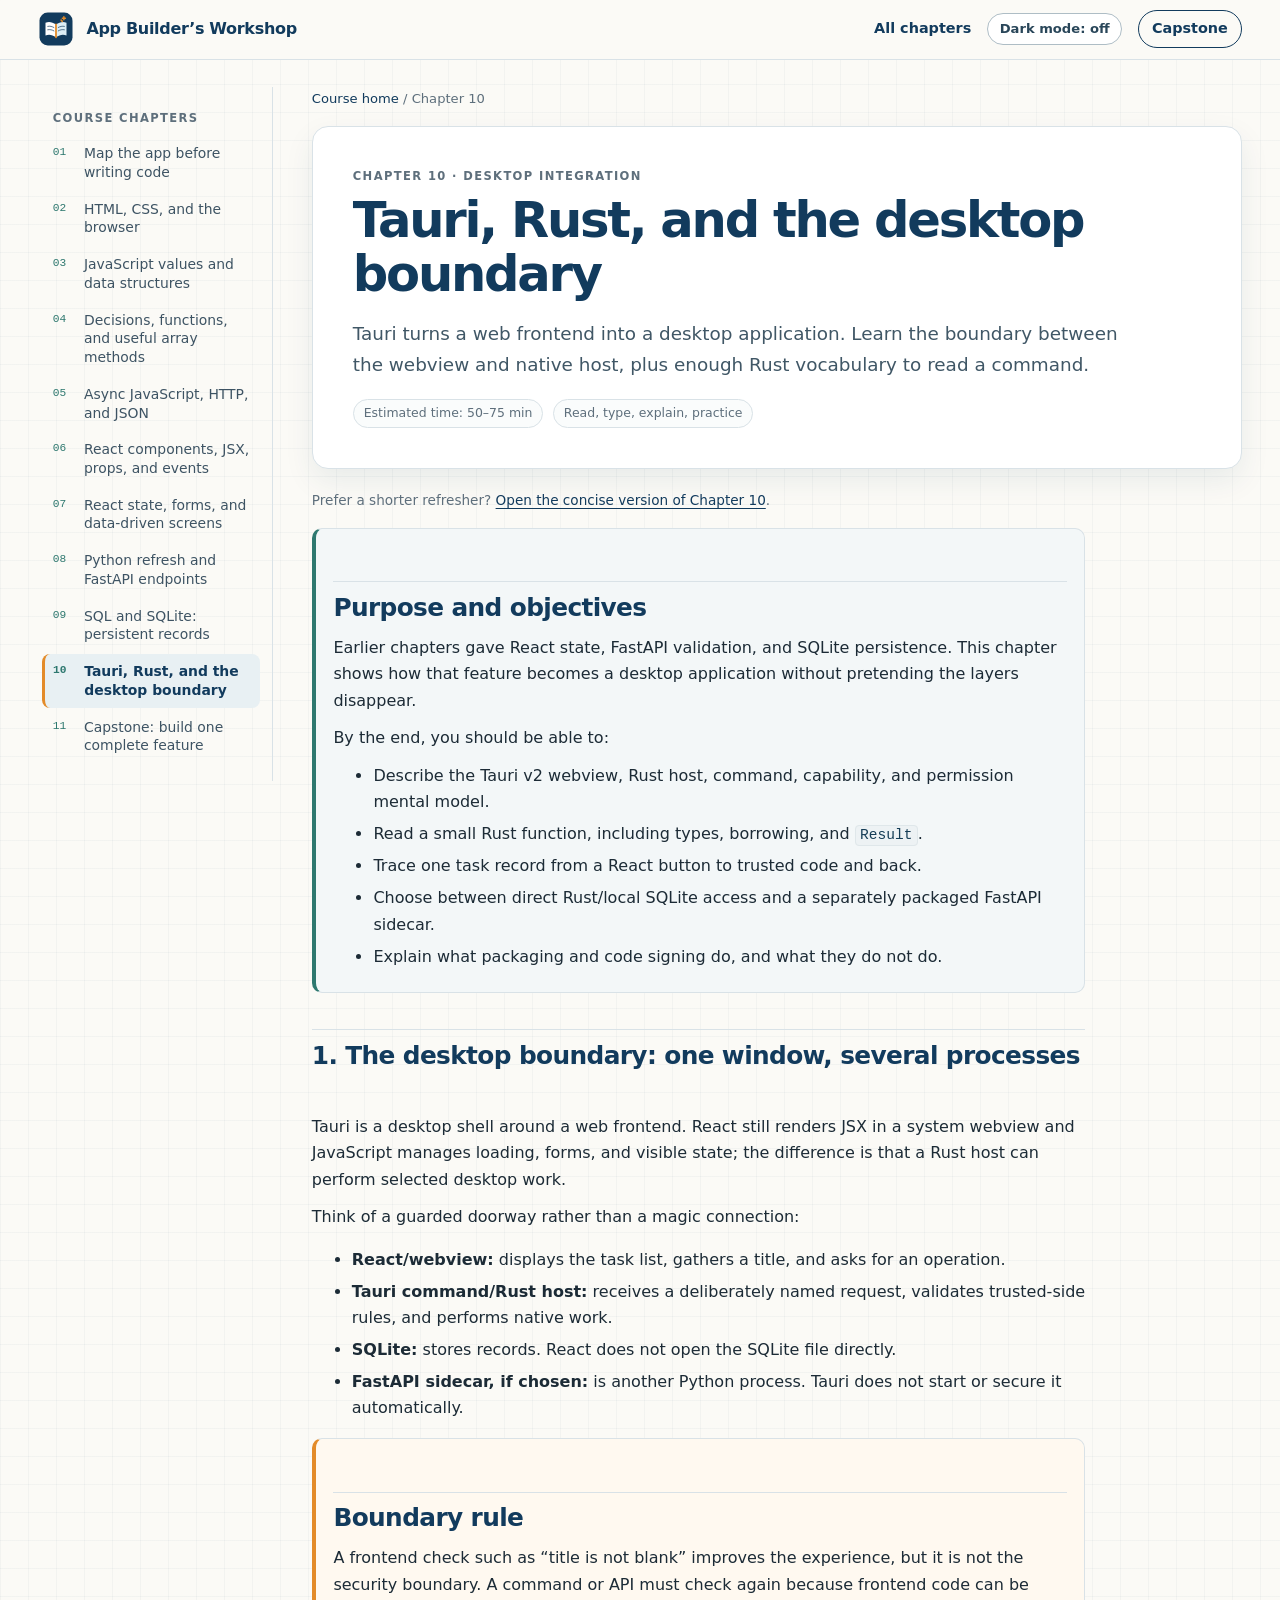
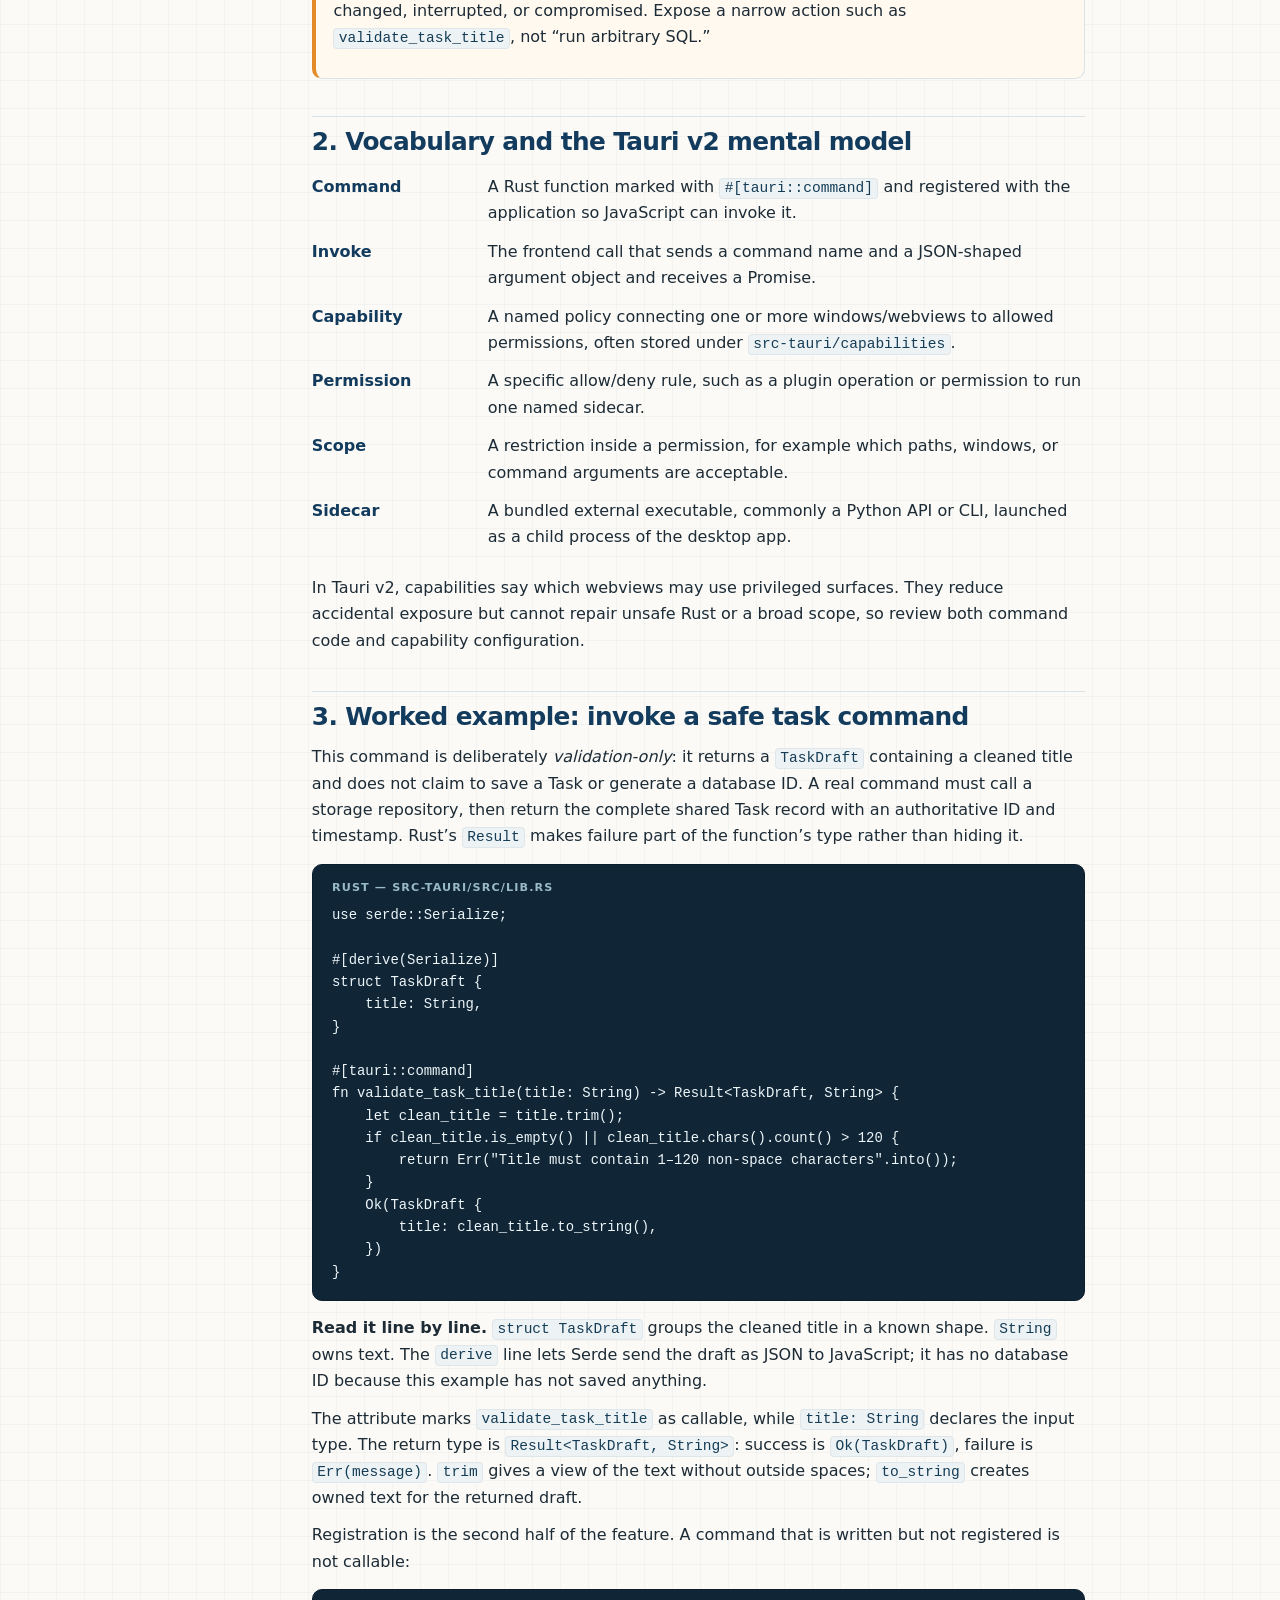
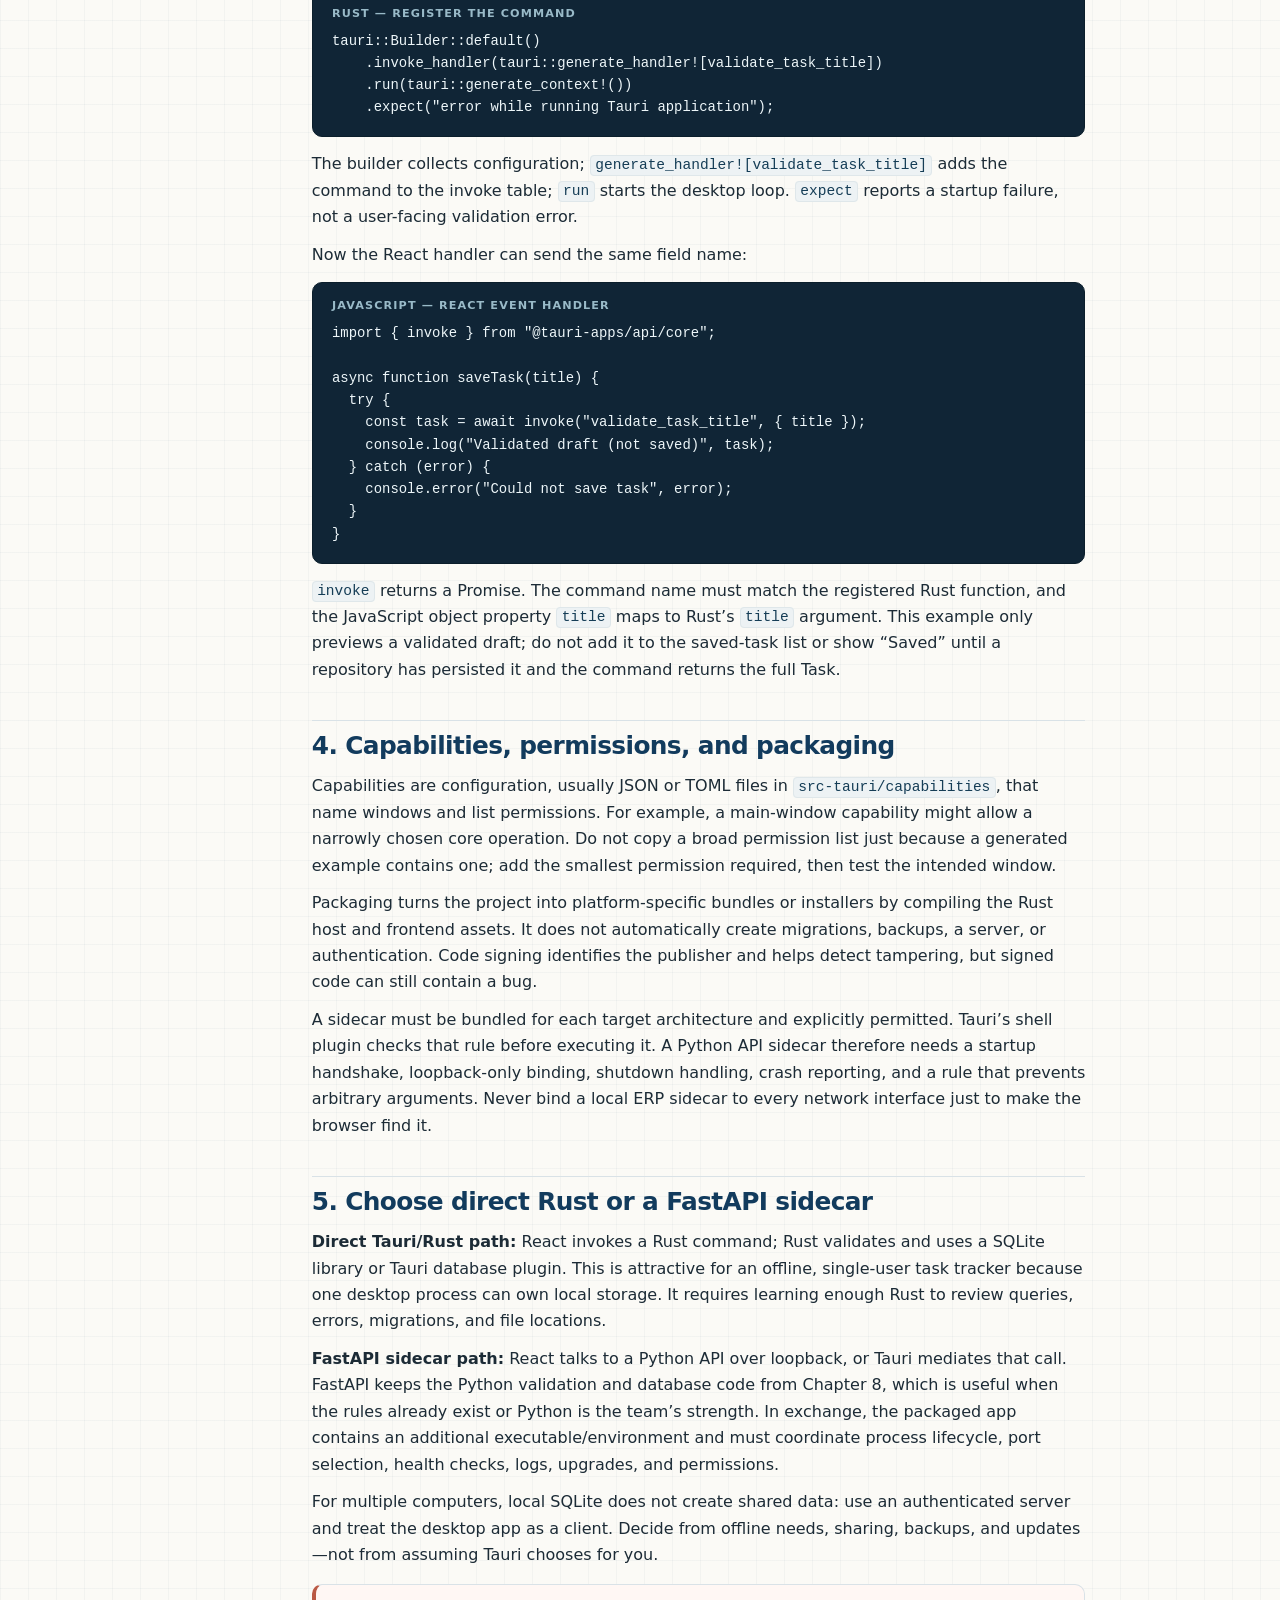
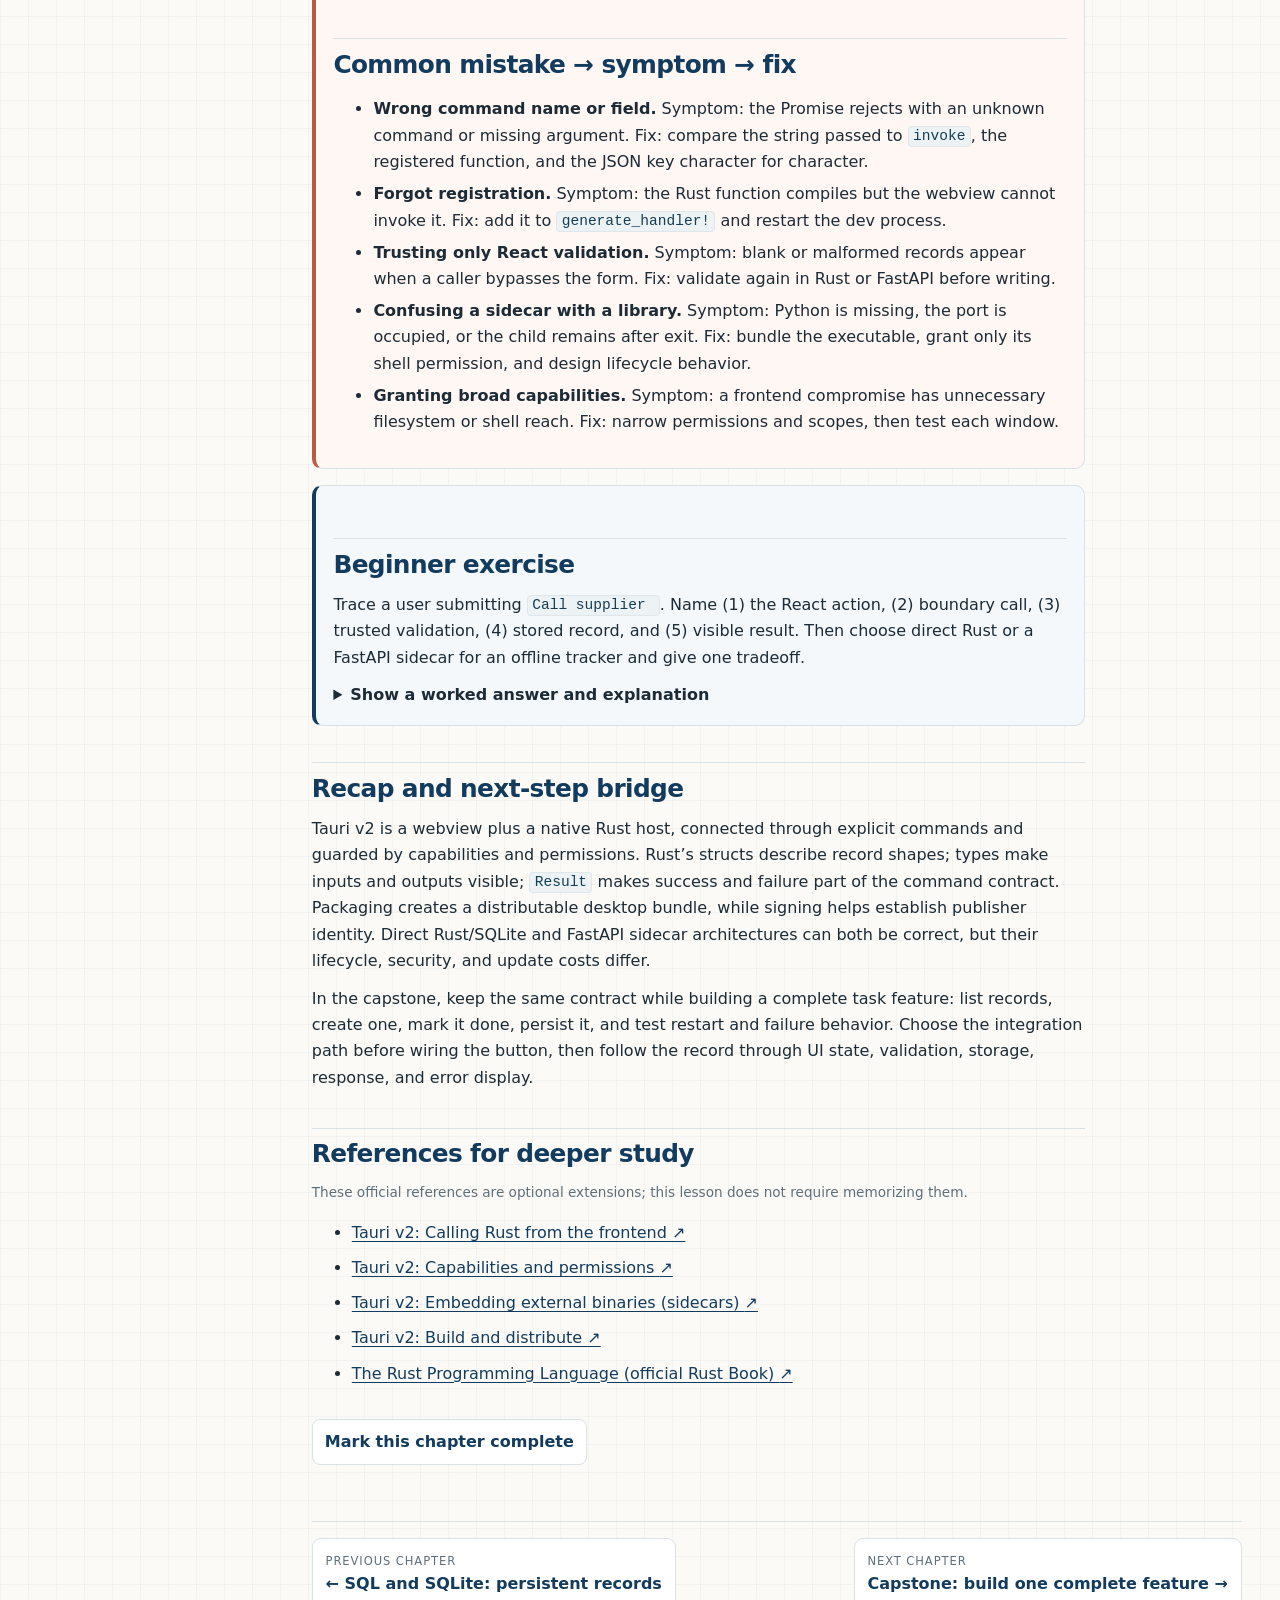
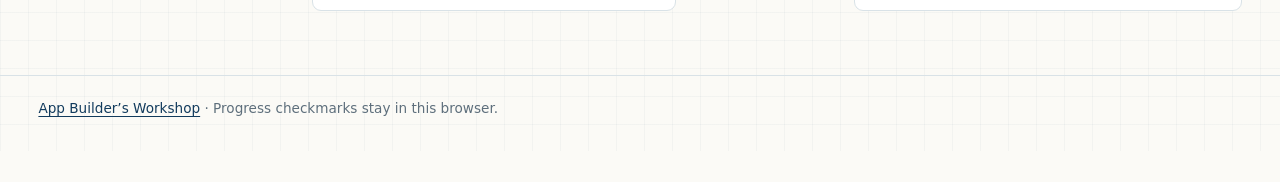
<file: chapters/10-tauri-rust.html>
<!doctype html>
<html lang="en"><head><meta charset="utf-8"><meta name="viewport" content="width=device-width, initial-scale=1">
<meta name="description" content="Tauri turns a web frontend into a desktop application. Learn the boundary between the webview and native host, plus enough Rust vocabulary to read a command."><title>10 — Tauri, Rust, and the desktop boundary · App Builder’s Workshop</title>
<link rel="icon" href="../assets/course-mark.svg" type="image/svg+xml"><script>(()=>{let saved=null;try{saved=localStorage.getItem("app-workshop-theme");}catch{}const theme=saved==="dark"||saved==="light"?saved:(matchMedia("(prefers-color-scheme: dark)").matches?"dark":"light");document.documentElement.dataset.theme=theme;})();</script><link rel="stylesheet" href="../assets/site.css"></head>
<body data-chapter="10-tauri-rust"><a class="skip-link" href="#main">Skip to lesson</a>
<header class="topbar"><div class="topbar-inner"><a class="brand" href="../index.html"><img src="../assets/course-mark.svg" alt=""><span>App Builder’s Workshop</span></a><nav class="topnav" aria-label="Main navigation"><a href="../index.html#roadmap">All chapters</a><button class="theme-toggle" type="button" data-theme-toggle aria-pressed="false">Dark mode: off</button><a class="nav-pill" href="11-capstone.html">Capstone</a></nav></div></header>
<div class="reading-progress" aria-hidden="true"><span data-reading-progress></span></div>
<main id="main" class="layout"><aside class="rail" aria-label="Course chapters"><div class="rail-label">Course chapters</div>
<a href="01-app-map.html"><span class="rail-number">01</span>Map the app before writing code</a>
<a href="02-html-css.html"><span class="rail-number">02</span>HTML, CSS, and the browser</a>
<a href="03-js-data.html"><span class="rail-number">03</span>JavaScript values and data structures</a>
<a href="04-js-logic.html"><span class="rail-number">04</span>Decisions, functions, and useful array methods</a>
<a href="05-async-json.html"><span class="rail-number">05</span>Async JavaScript, HTTP, and JSON</a>
<a href="06-react-components.html"><span class="rail-number">06</span>React components, JSX, props, and events</a>
<a href="07-react-state.html"><span class="rail-number">07</span>React state, forms, and data-driven screens</a>
<a href="08-python-fastapi.html"><span class="rail-number">08</span>Python refresh and FastAPI endpoints</a>
<a href="09-sqlite.html"><span class="rail-number">09</span>SQL and SQLite: persistent records</a>
<a href="10-tauri-rust.html" aria-current="page"><span class="rail-number">10</span>Tauri, Rust, and the desktop boundary</a>
<a href="11-capstone.html"><span class="rail-number">11</span>Capstone: build one complete feature</a></aside><div class="main">
<div class="crumbs"><a href="../index.html">Course home</a> / Chapter 10</div>
<header class="lesson-header"><div class="eyebrow">Chapter 10 · Desktop integration</div><h1>Tauri, Rust, and the desktop boundary</h1><p class="lead">Tauri turns a web frontend into a desktop application. Learn the boundary between the webview and native host, plus enough Rust vocabulary to read a command.</p><div class="lesson-meta"><span>Estimated time: 50–75 min</span><span>Read, type, explain, practice</span></div></header>
<p class="small muted course-mode-switch">Prefer a shorter refresher? <a href="../short-chapters/10-tauri-rust.html">Open the concise version of Chapter 10</a>.</p>
<article class="lesson-content">
<section class="outcomes" id="purpose">
  <h2>Purpose and objectives</h2>
  <p>Earlier chapters gave React state, FastAPI validation, and SQLite persistence. This chapter shows how that feature becomes a desktop application without pretending the layers disappear.</p>
  <p>By the end, you should be able to:</p>
  <ul>
    <li>Describe the Tauri v2 webview, Rust host, command, capability, and permission mental model.</li>
    <li>Read a small Rust function, including types, borrowing, and <code>Result</code>.</li>
    <li>Trace one task record from a React button to trusted code and back.</li>
    <li>Choose between direct Rust/local SQLite access and a separately packaged FastAPI sidecar.</li>
    <li>Explain what packaging and code signing do, and what they do not do.</li>
  </ul>
</section>

<section id="section-1">
  <h2>1. The desktop boundary: one window, several processes <a class="section-anchor" href="#section-1" aria-label="Link to The desktop boundary">¶</a></h2>
  <p>Tauri is a desktop shell around a web frontend. React still renders JSX in a system webview and JavaScript manages loading, forms, and visible state; the difference is that a Rust host can perform selected desktop work.</p>
  <p>Think of a guarded doorway rather than a magic connection:</p>
  <ul>
    <li><strong>React/webview:</strong> displays the task list, gathers a title, and asks for an operation.</li>
    <li><strong>Tauri command/Rust host:</strong> receives a deliberately named request, validates trusted-side rules, and performs native work.</li>
    <li><strong>SQLite:</strong> stores records. React does not open the SQLite file directly.</li>
    <li><strong>FastAPI sidecar, if chosen:</strong> is another Python process. Tauri does not start or secure it automatically.</li>
  </ul>
  <div class="callout">
    <h2>Boundary rule</h2>
    <p>A frontend check such as “title is not blank” improves the experience, but it is not the security boundary. A command or API must check again because frontend code can be changed, interrupted, or compromised. Expose a narrow action such as <code>validate_task_title</code>, not “run arbitrary SQL.”</p>
  </div>
</section>

<section id="section-2">
  <h2>2. Vocabulary and the Tauri v2 mental model <a class="section-anchor" href="#section-2" aria-label="Link to Vocabulary and the Tauri v2 mental model">¶</a></h2>
  <dl class="glossary">
    <dt>Command</dt><dd>A Rust function marked with <code>#[tauri::command]</code> and registered with the application so JavaScript can invoke it.</dd>
    <dt>Invoke</dt><dd>The frontend call that sends a command name and a JSON-shaped argument object and receives a Promise.</dd>
    <dt>Capability</dt><dd>A named policy connecting one or more windows/webviews to allowed permissions, often stored under <code>src-tauri/capabilities</code>.</dd>
    <dt>Permission</dt><dd>A specific allow/deny rule, such as a plugin operation or permission to run one named sidecar.</dd>
    <dt>Scope</dt><dd>A restriction inside a permission, for example which paths, windows, or command arguments are acceptable.</dd>
    <dt>Sidecar</dt><dd>A bundled external executable, commonly a Python API or CLI, launched as a child process of the desktop app.</dd>
  </dl>
  <p>In Tauri v2, capabilities say which webviews may use privileged surfaces. They reduce accidental exposure but cannot repair unsafe Rust or a broad scope, so review both command code and capability configuration.</p>
</section>

<section id="section-3">
  <h2>3. Worked example: invoke a safe task command <a class="section-anchor" href="#section-3" aria-label="Link to Worked example">¶</a></h2>
  <p>This command is deliberately <em>validation-only</em>: it returns a <code>TaskDraft</code> containing a cleaned title and does not claim to save a Task or generate a database ID. A real command must call a storage repository, then return the complete shared Task record with an authoritative ID and timestamp. Rust’s <code>Result</code> makes failure part of the function’s type rather than hiding it.</p>
  <pre><span class="code-label">Rust — src-tauri/src/lib.rs</span><code>use serde::Serialize;

#[derive(Serialize)]
struct TaskDraft {
    title: String,
}

#[tauri::command]
fn validate_task_title(title: String) -&gt; Result&lt;TaskDraft, String&gt; {
    let clean_title = title.trim();
    if clean_title.is_empty() || clean_title.chars().count() &gt; 120 {
        return Err("Title must contain 1–120 non-space characters".into());
    }
    Ok(TaskDraft {
        title: clean_title.to_string(),
    })
}</code></pre>
  <p><strong>Read it line by line.</strong> <code>struct TaskDraft</code> groups the cleaned title in a known shape. <code>String</code> owns text. The <code>derive</code> line lets Serde send the draft as JSON to JavaScript; it has no database ID because this example has not saved anything.</p>
  <p>The attribute marks <code>validate_task_title</code> as callable, while <code>title: String</code> declares the input type. The return type is <code>Result&lt;TaskDraft, String&gt;</code>: success is <code>Ok(TaskDraft)</code>, failure is <code>Err(message)</code>. <code>trim</code> gives a view of the text without outside spaces; <code>to_string</code> creates owned text for the returned draft.</p>
  <p>Registration is the second half of the feature. A command that is written but not registered is not callable:</p>
  <pre><span class="code-label">Rust — register the command</span><code>tauri::Builder::default()
    .invoke_handler(tauri::generate_handler![validate_task_title])
    .run(tauri::generate_context!())
    .expect("error while running Tauri application");</code></pre>
  <p>The builder collects configuration; <code>generate_handler![validate_task_title]</code> adds the command to the invoke table; <code>run</code> starts the desktop loop. <code>expect</code> reports a startup failure, not a user-facing validation error.</p>
  <p>Now the React handler can send the same field name:</p>
  <pre><span class="code-label">JavaScript — React event handler</span><code>import { invoke } from "@tauri-apps/api/core";

async function saveTask(title) {
  try {
    const task = await invoke("validate_task_title", { title });
    console.log("Validated draft (not saved)", task);
  } catch (error) {
    console.error("Could not save task", error);
  }
}</code></pre>
  <p><code>invoke</code> returns a Promise. The command name must match the registered Rust function, and the JavaScript object property <code>title</code> maps to Rust’s <code>title</code> argument. This example only previews a validated draft; do not add it to the saved-task list or show “Saved” until a repository has persisted it and the command returns the full Task.</p>
</section>

<section id="section-4">
  <h2>4. Capabilities, permissions, and packaging <a class="section-anchor" href="#section-4" aria-label="Link to Capabilities, permissions, and packaging">¶</a></h2>
  <p>Capabilities are configuration, usually JSON or TOML files in <code>src-tauri/capabilities</code>, that name windows and list permissions. For example, a main-window capability might allow a narrowly chosen core operation. Do not copy a broad permission list just because a generated example contains one; add the smallest permission required, then test the intended window.</p>
  <p>Packaging turns the project into platform-specific bundles or installers by compiling the Rust host and frontend assets. It does not automatically create migrations, backups, a server, or authentication. Code signing identifies the publisher and helps detect tampering, but signed code can still contain a bug.</p>
  <p>A sidecar must be bundled for each target architecture and explicitly permitted. Tauri’s shell plugin checks that rule before executing it. A Python API sidecar therefore needs a startup handshake, loopback-only binding, shutdown handling, crash reporting, and a rule that prevents arbitrary arguments. Never bind a local ERP sidecar to every network interface just to make the browser find it.</p>
</section>

<section id="section-5">
  <h2>5. Choose direct Rust or a FastAPI sidecar <a class="section-anchor" href="#section-5" aria-label="Link to Choose direct Rust or a FastAPI sidecar">¶</a></h2>
  <p><strong>Direct Tauri/Rust path:</strong> React invokes a Rust command; Rust validates and uses a SQLite library or Tauri database plugin. This is attractive for an offline, single-user task tracker because one desktop process can own local storage. It requires learning enough Rust to review queries, errors, migrations, and file locations.</p>
  <p><strong>FastAPI sidecar path:</strong> React talks to a Python API over loopback, or Tauri mediates that call. FastAPI keeps the Python validation and database code from Chapter 8, which is useful when the rules already exist or Python is the team’s strength. In exchange, the packaged app contains an additional executable/environment and must coordinate process lifecycle, port selection, health checks, logs, upgrades, and permissions.</p>
  <p>For multiple computers, local SQLite does not create shared data: use an authenticated server and treat the desktop app as a client. Decide from offline needs, sharing, backups, and updates—not from assuming Tauri chooses for you.</p>
</section>

<section class="mistake" id="mistakes">
  <h2>Common mistake → symptom → fix</h2>
  <ul>
    <li><strong>Wrong command name or field.</strong> Symptom: the Promise rejects with an unknown command or missing argument. Fix: compare the string passed to <code>invoke</code>, the registered function, and the JSON key character for character.</li>
    <li><strong>Forgot registration.</strong> Symptom: the Rust function compiles but the webview cannot invoke it. Fix: add it to <code>generate_handler!</code> and restart the dev process.</li>
    <li><strong>Trusting only React validation.</strong> Symptom: blank or malformed records appear when a caller bypasses the form. Fix: validate again in Rust or FastAPI before writing.</li>
    <li><strong>Confusing a sidecar with a library.</strong> Symptom: Python is missing, the port is occupied, or the child remains after exit. Fix: bundle the executable, grant only its shell permission, and design lifecycle behavior.</li>
    <li><strong>Granting broad capabilities.</strong> Symptom: a frontend compromise has unnecessary filesystem or shell reach. Fix: narrow permissions and scopes, then test each window.</li>
  </ul>
</section>

<section class="exercise" id="practice">
  <h2>Beginner exercise</h2>
  <p>Trace a user submitting <code>  Call supplier  </code>. Name (1) the React action, (2) boundary call, (3) trusted validation, (4) stored record, and (5) visible result. Then choose direct Rust or a FastAPI sidecar for an offline tracker and give one tradeoff.</p>
  <details><summary><strong>Show a worked answer and explanation</strong></summary>
    <div class="answer">
      <ol>
        <li>React’s submit handler reads the controlled input and may show a loading state.</li>
        <li>It calls <code>invoke("validate_task_title", { title: "  Call supplier  " })</code>, or calls the chosen FastAPI endpoint if the project keeps Python.</li>
        <li>The trusted layer trims the value, rejects an empty result, and applies the same rule even if the UI is bypassed.</li>
        <li>The saved record is <code>{ title: "Call supplier", done: false }</code>, plus an ID and timestamp when persistence is implemented.</li>
        <li>React adds the returned record to state on success; on failure it stops loading and displays a retryable message.</li>
      </ol>
      <p>Direct Rust with local SQLite is reasonable offline: fewer processes and no port lifecycle, but database code and errors move into Rust. A sidecar is valid when Python rules matter more; its executable, permissions, health check, and shutdown path become part of the feature.</p>
    </div>
  </details>
</section>

<section id="recap">
  <h2>Recap and next-step bridge <a class="section-anchor" href="#recap" aria-label="Link to Recap and next-step bridge">¶</a></h2>
  <p>Tauri v2 is a webview plus a native Rust host, connected through explicit commands and guarded by capabilities and permissions. Rust’s structs describe record shapes; types make inputs and outputs visible; <code>Result</code> makes success and failure part of the command contract. Packaging creates a distributable desktop bundle, while signing helps establish publisher identity. Direct Rust/SQLite and FastAPI sidecar architectures can both be correct, but their lifecycle, security, and update costs differ.</p>
  <p>In the capstone, keep the same contract while building a complete task feature: list records, create one, mark it done, persist it, and test restart and failure behavior. Choose the integration path before wiring the button, then follow the record through UI state, validation, storage, response, and error display.</p>
</section>

<section class="resource-list" id="references">
  <h2>References for deeper study</h2>
  <p class="small muted">These official references are optional extensions; this lesson does not require memorizing them.</p>
  <ul>
    <li><a href="https://v2.tauri.app/develop/calling-rust/" target="_blank" rel="noopener noreferrer">Tauri v2: Calling Rust from the frontend <span aria-hidden="true">↗</span></a></li>
    <li><a href="https://v2.tauri.app/security/capabilities/" target="_blank" rel="noopener noreferrer">Tauri v2: Capabilities and permissions <span aria-hidden="true">↗</span></a></li>
    <li><a href="https://v2.tauri.app/develop/sidecar/" target="_blank" rel="noopener noreferrer">Tauri v2: Embedding external binaries (sidecars) <span aria-hidden="true">↗</span></a></li>
    <li><a href="https://v2.tauri.app/distribute/" target="_blank" rel="noopener noreferrer">Tauri v2: Build and distribute <span aria-hidden="true">↗</span></a></li>
    <li><a href="https://doc.rust-lang.org/book/" target="_blank" rel="noopener noreferrer">The Rust Programming Language (official Rust Book) <span aria-hidden="true">↗</span></a></li>
  </ul>
</section>
</article>
<button class="mark-complete" type="button" data-complete aria-pressed="false">Mark this chapter complete</button>
<nav class="lesson-nav" aria-label="Previous and next chapters"><a href="09-sqlite.html"><small>Previous chapter</small><strong>← SQL and SQLite: persistent records</strong></a><a href="11-capstone.html"><small>Next chapter</small><strong>Capstone: build one complete feature →</strong></a></nav>
</div></main><footer class="footer"><a href="../index.html">App Builder’s Workshop</a> · Progress checkmarks stay in this browser.</footer><script src="../assets/site.js" defer></script></body></html>
</file>
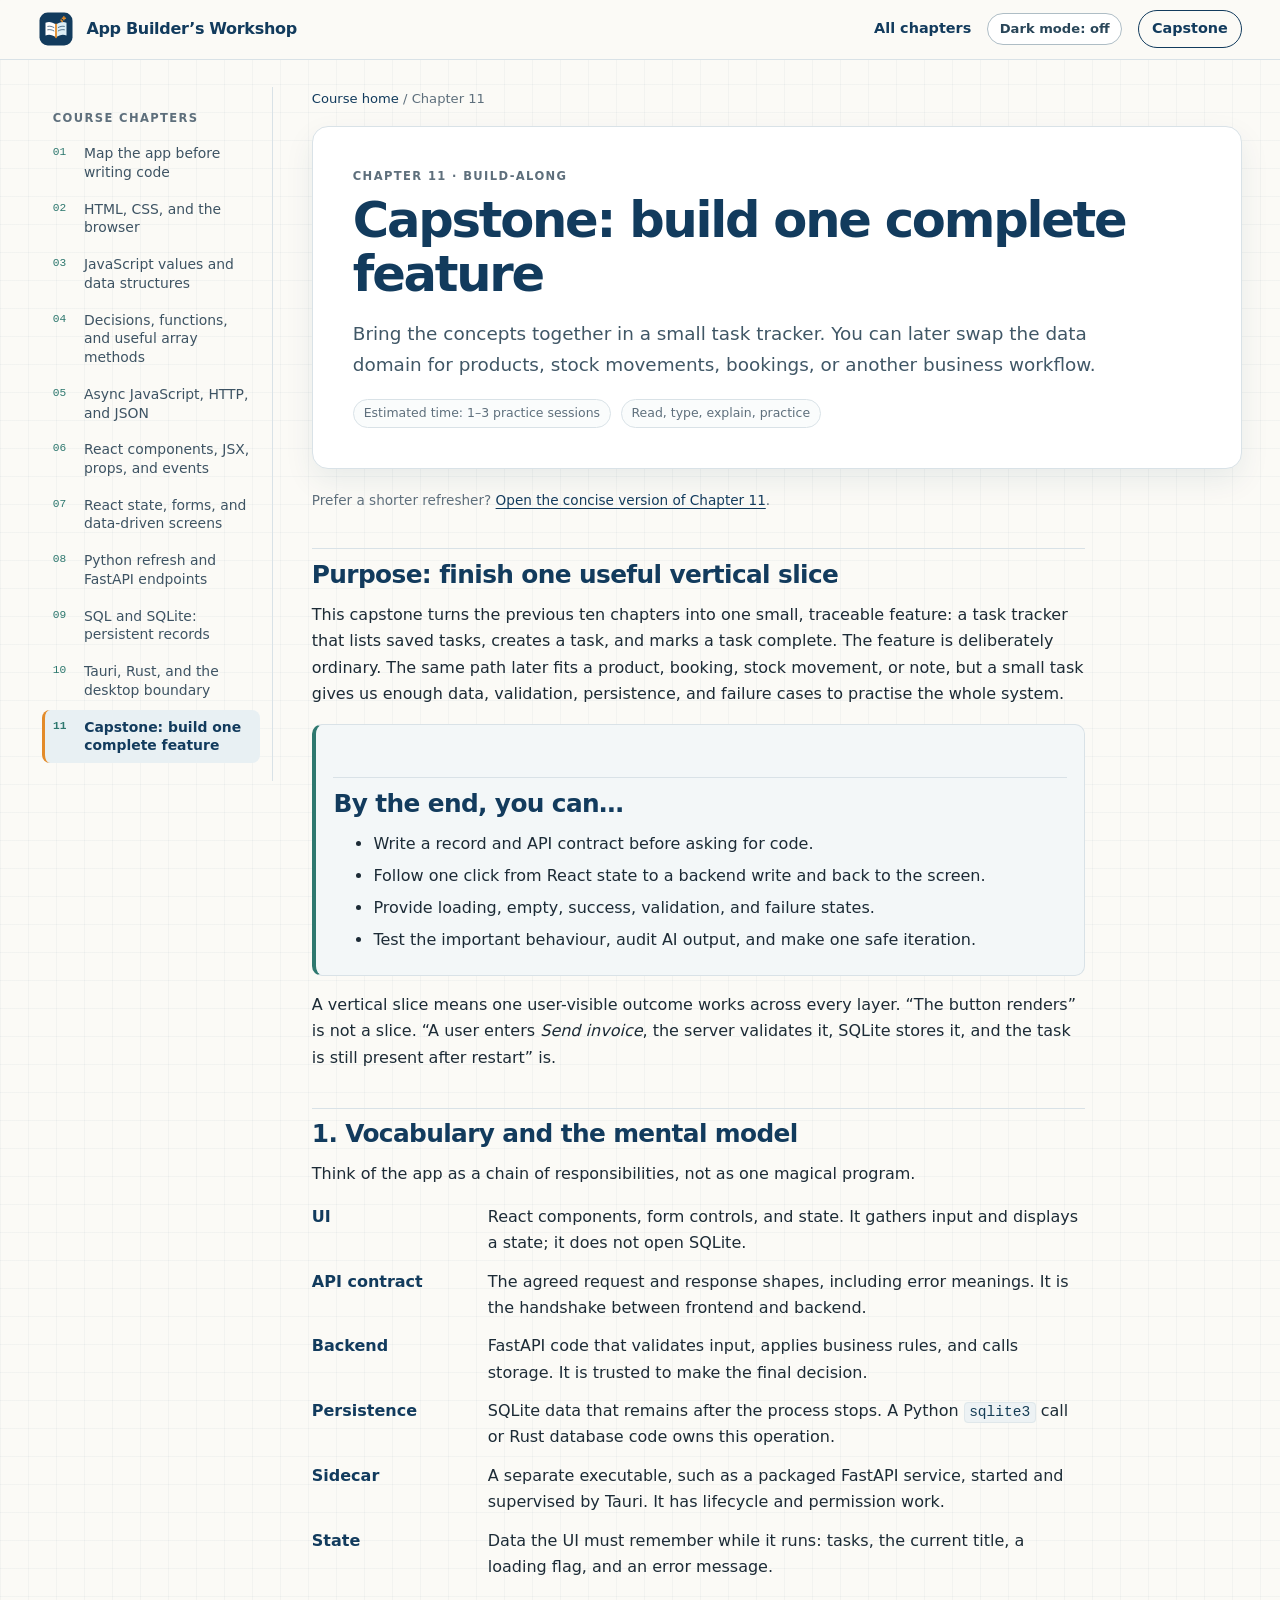
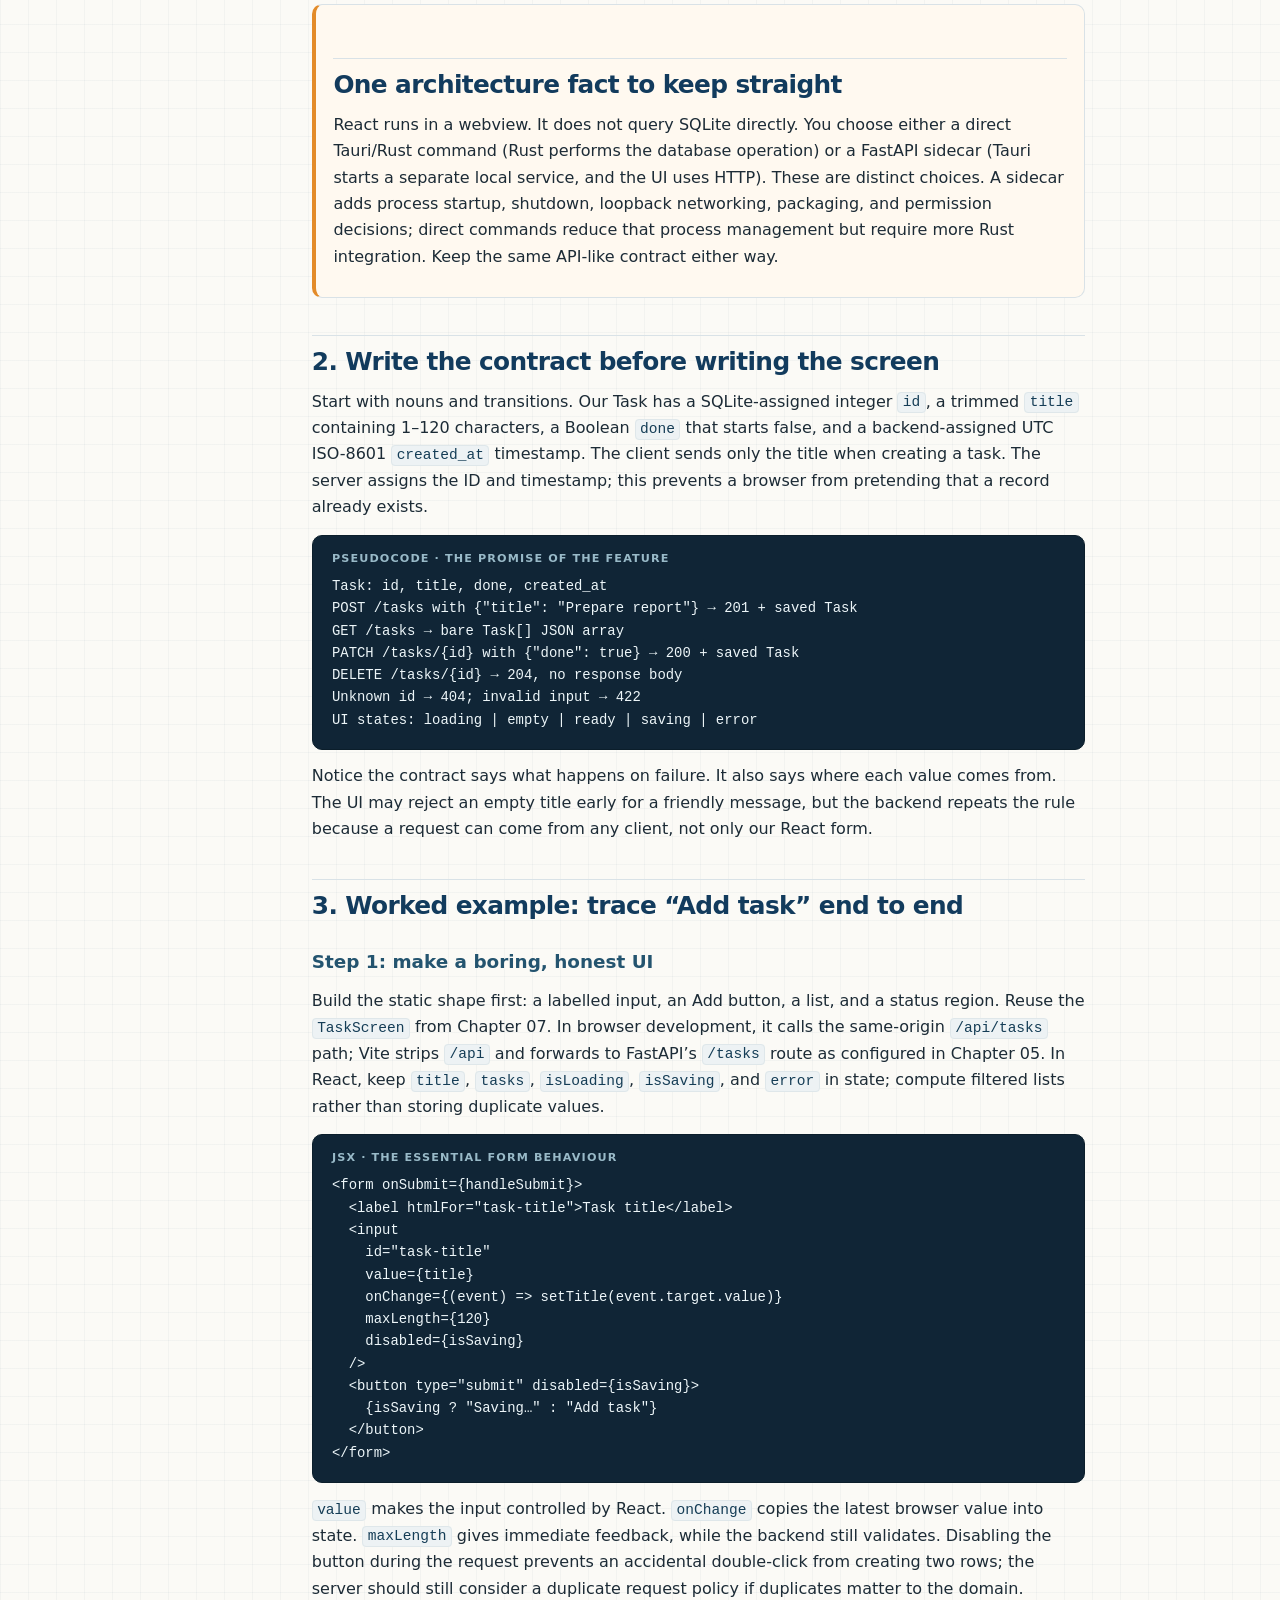
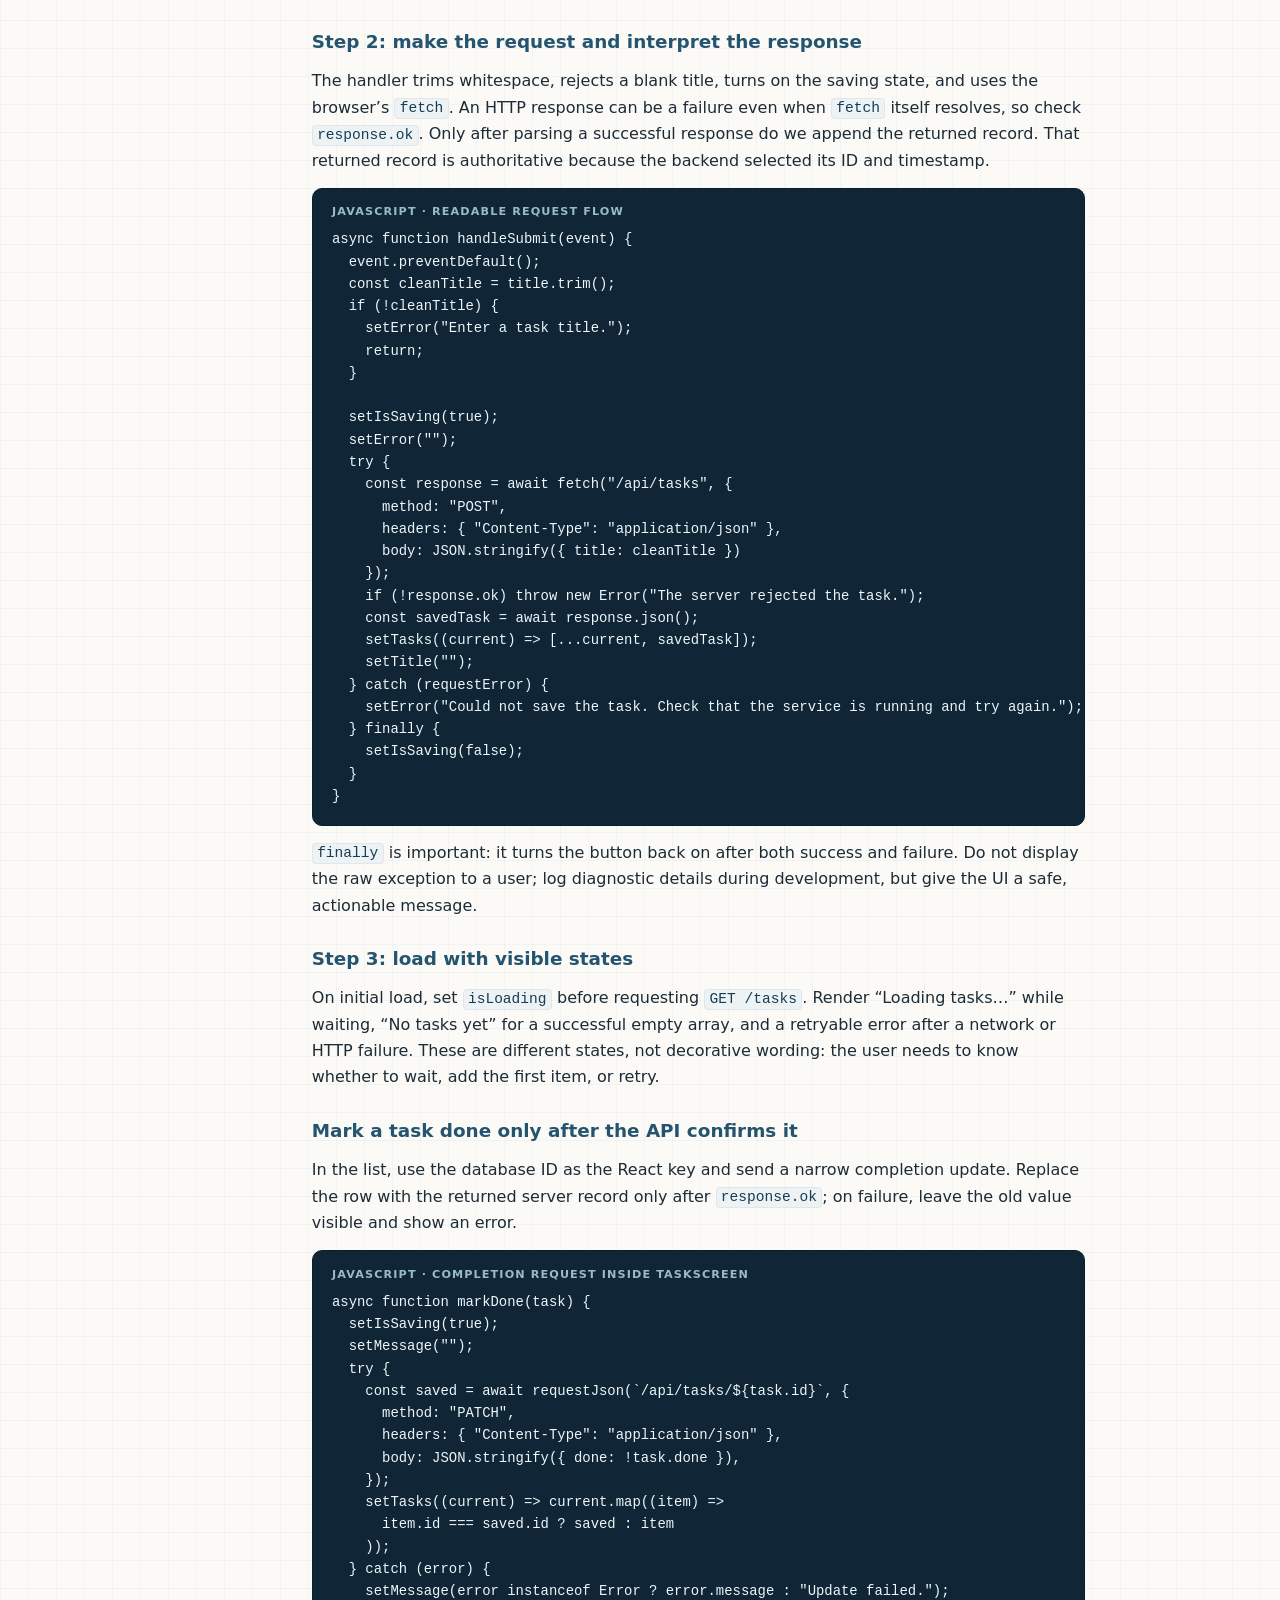
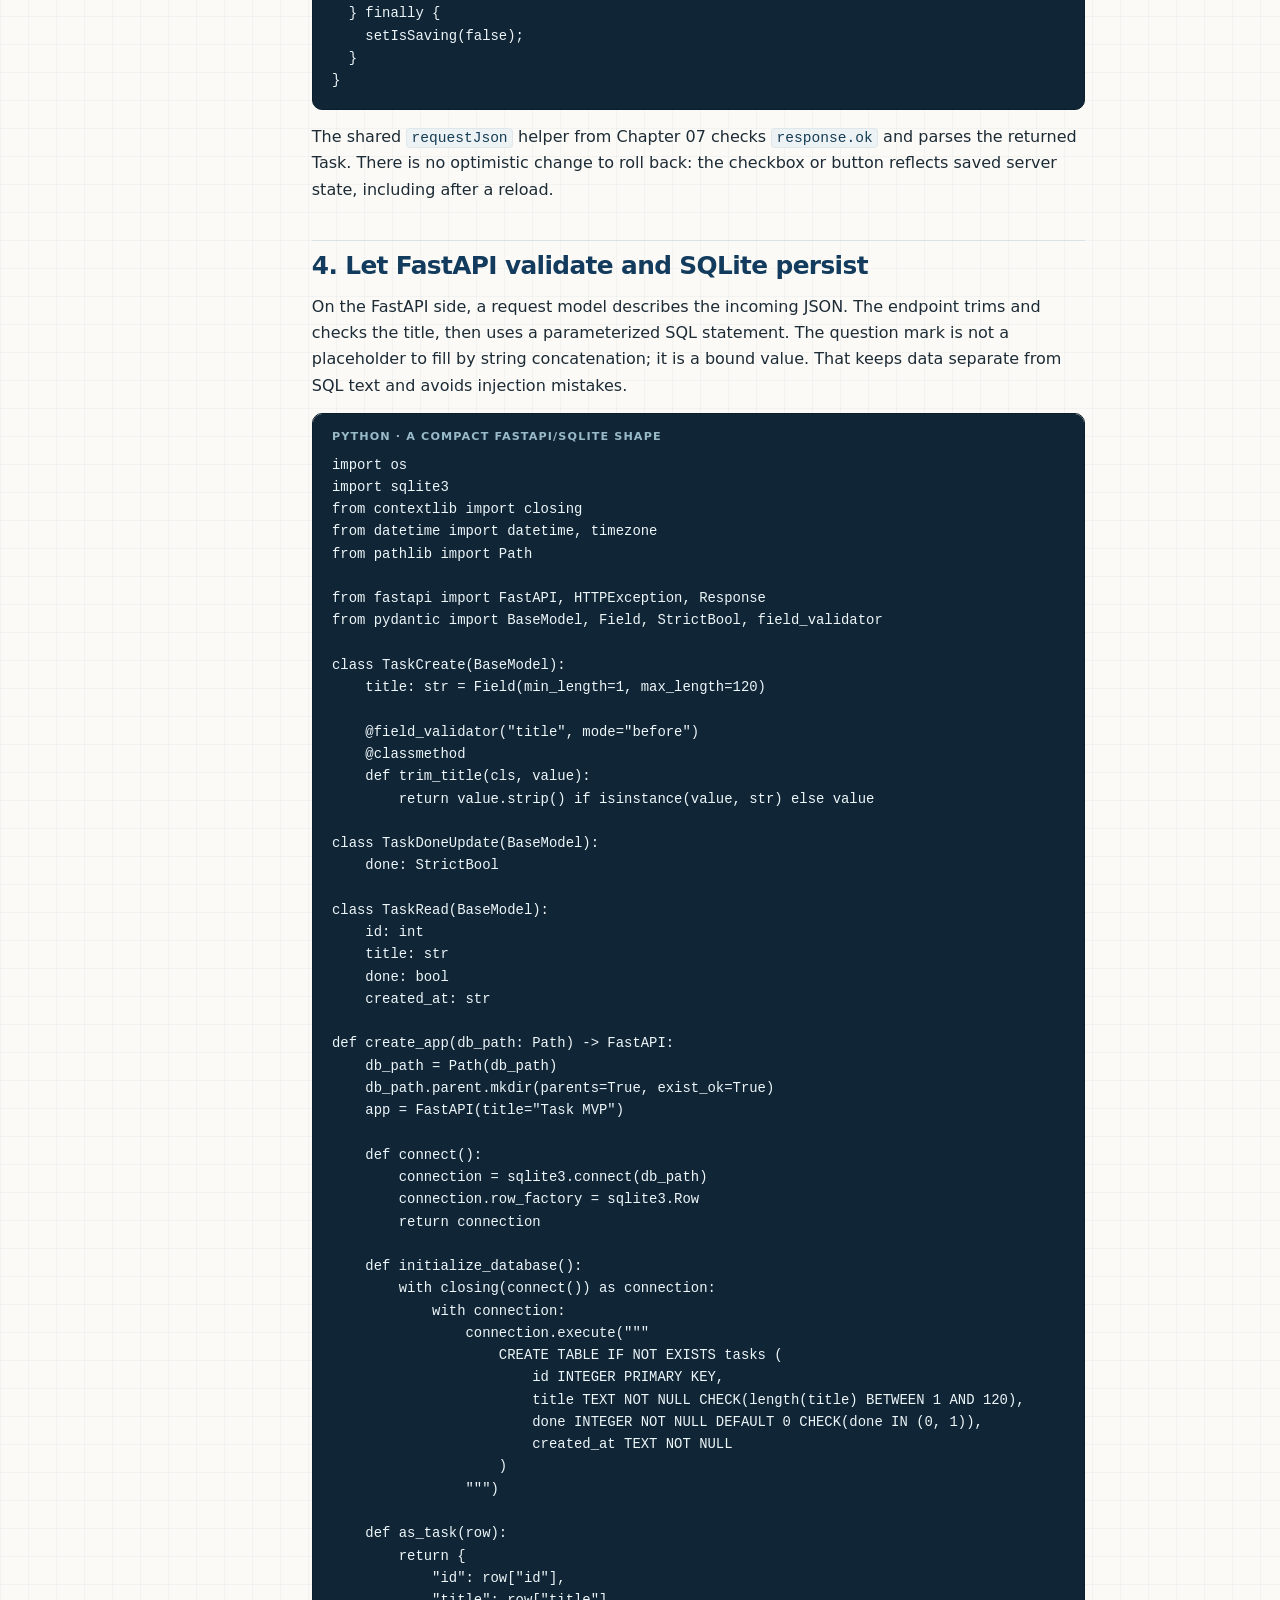
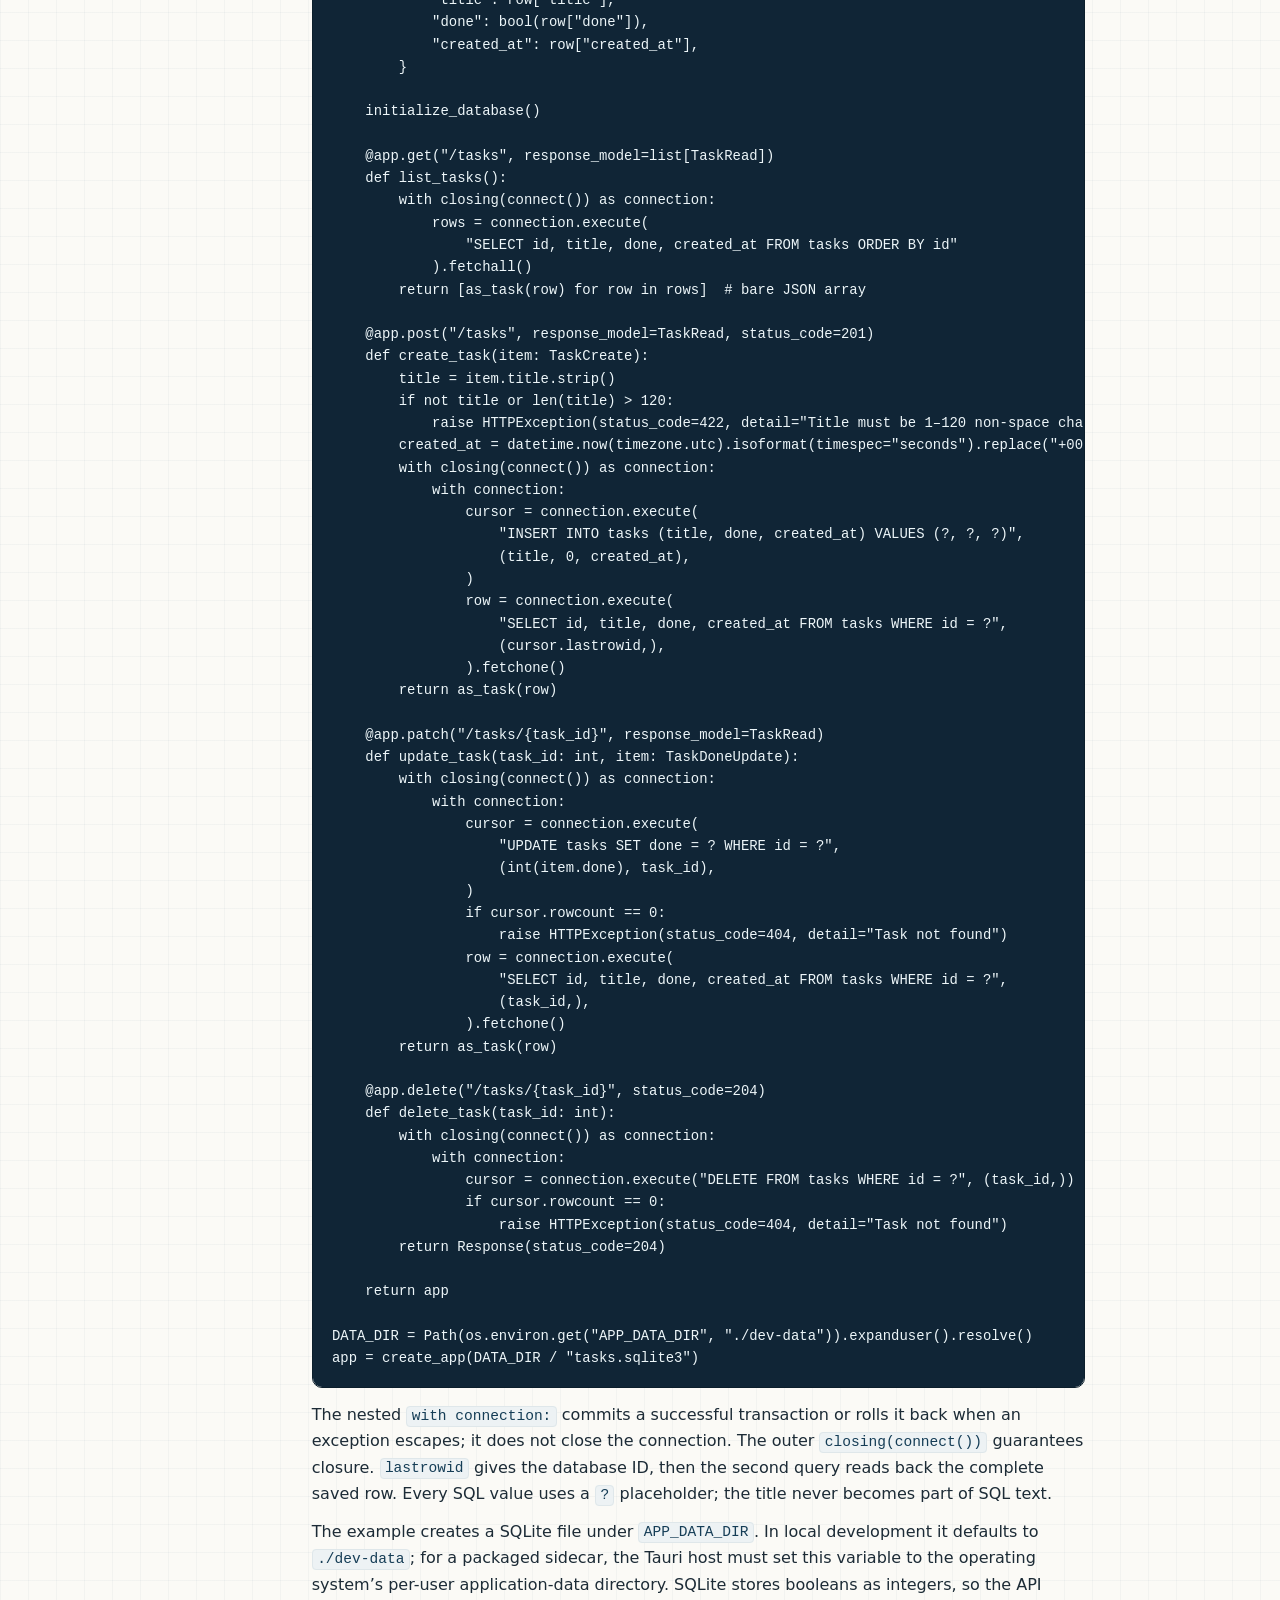
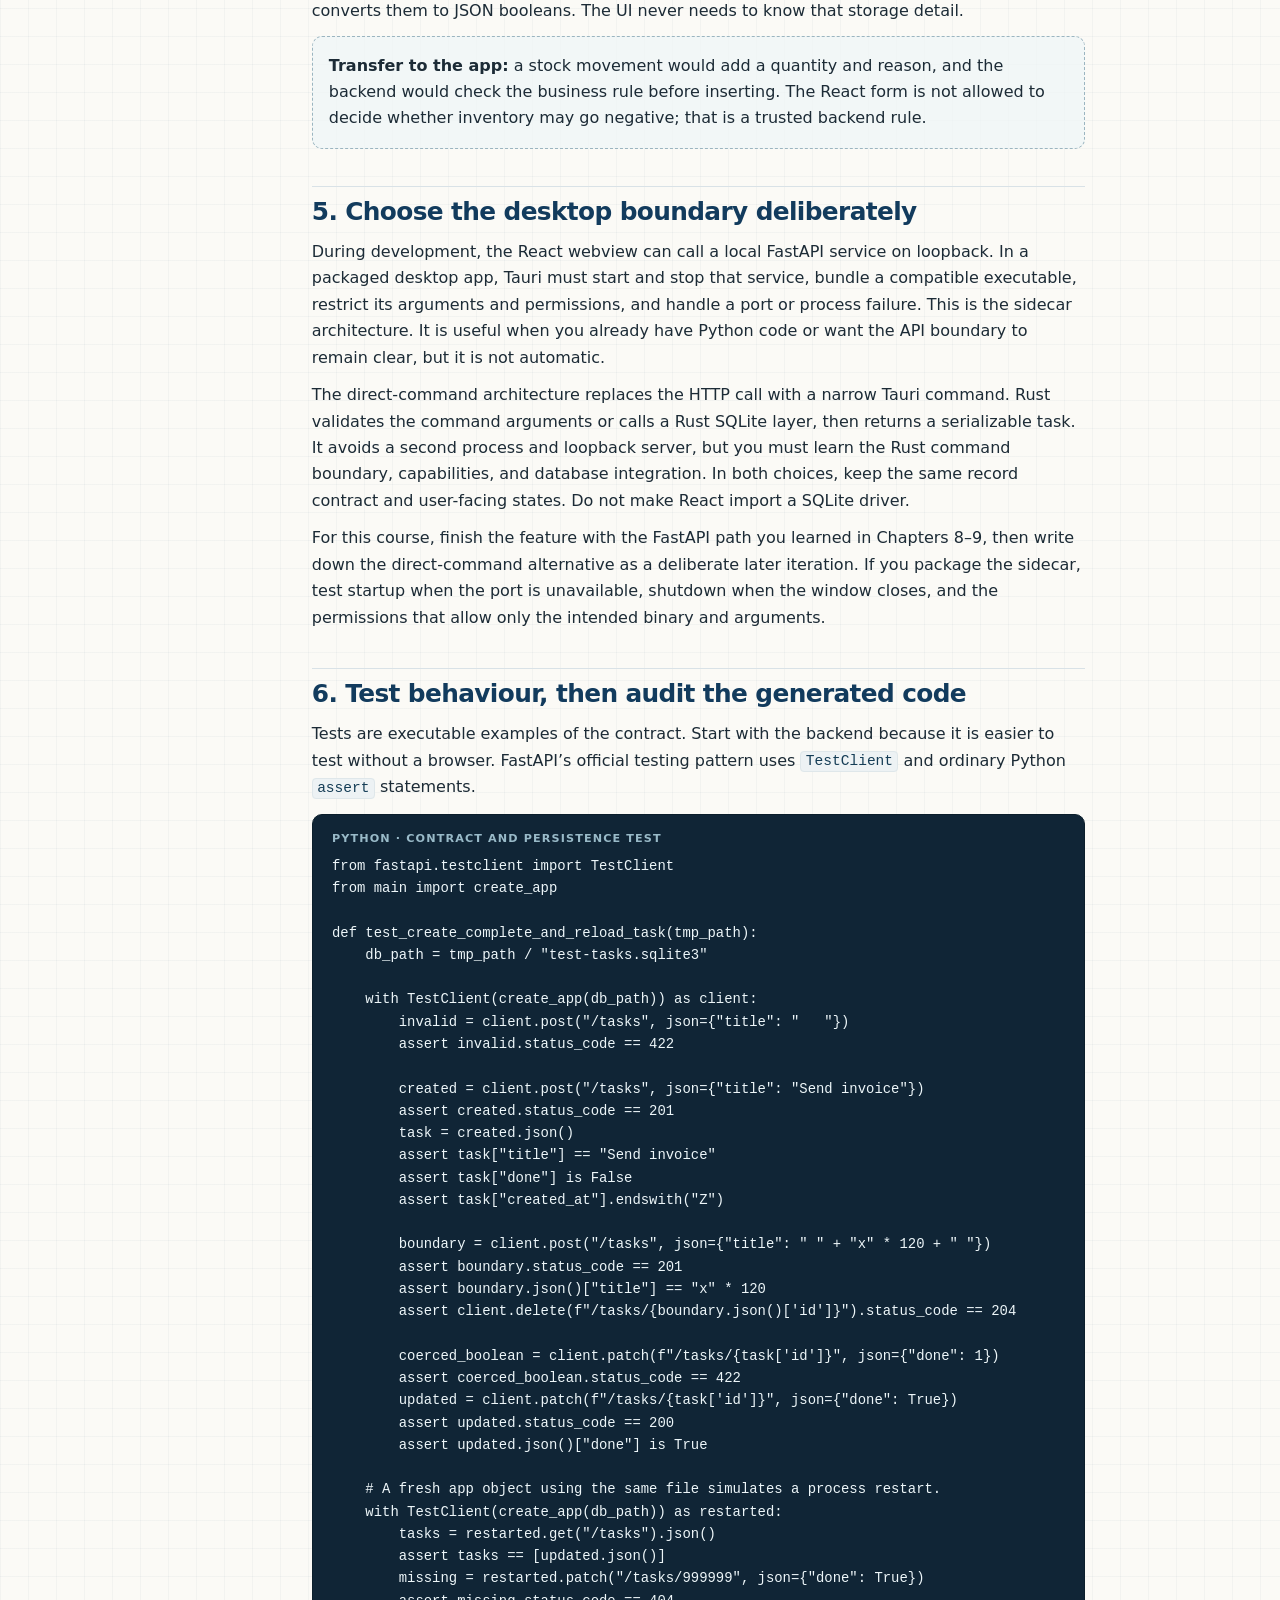
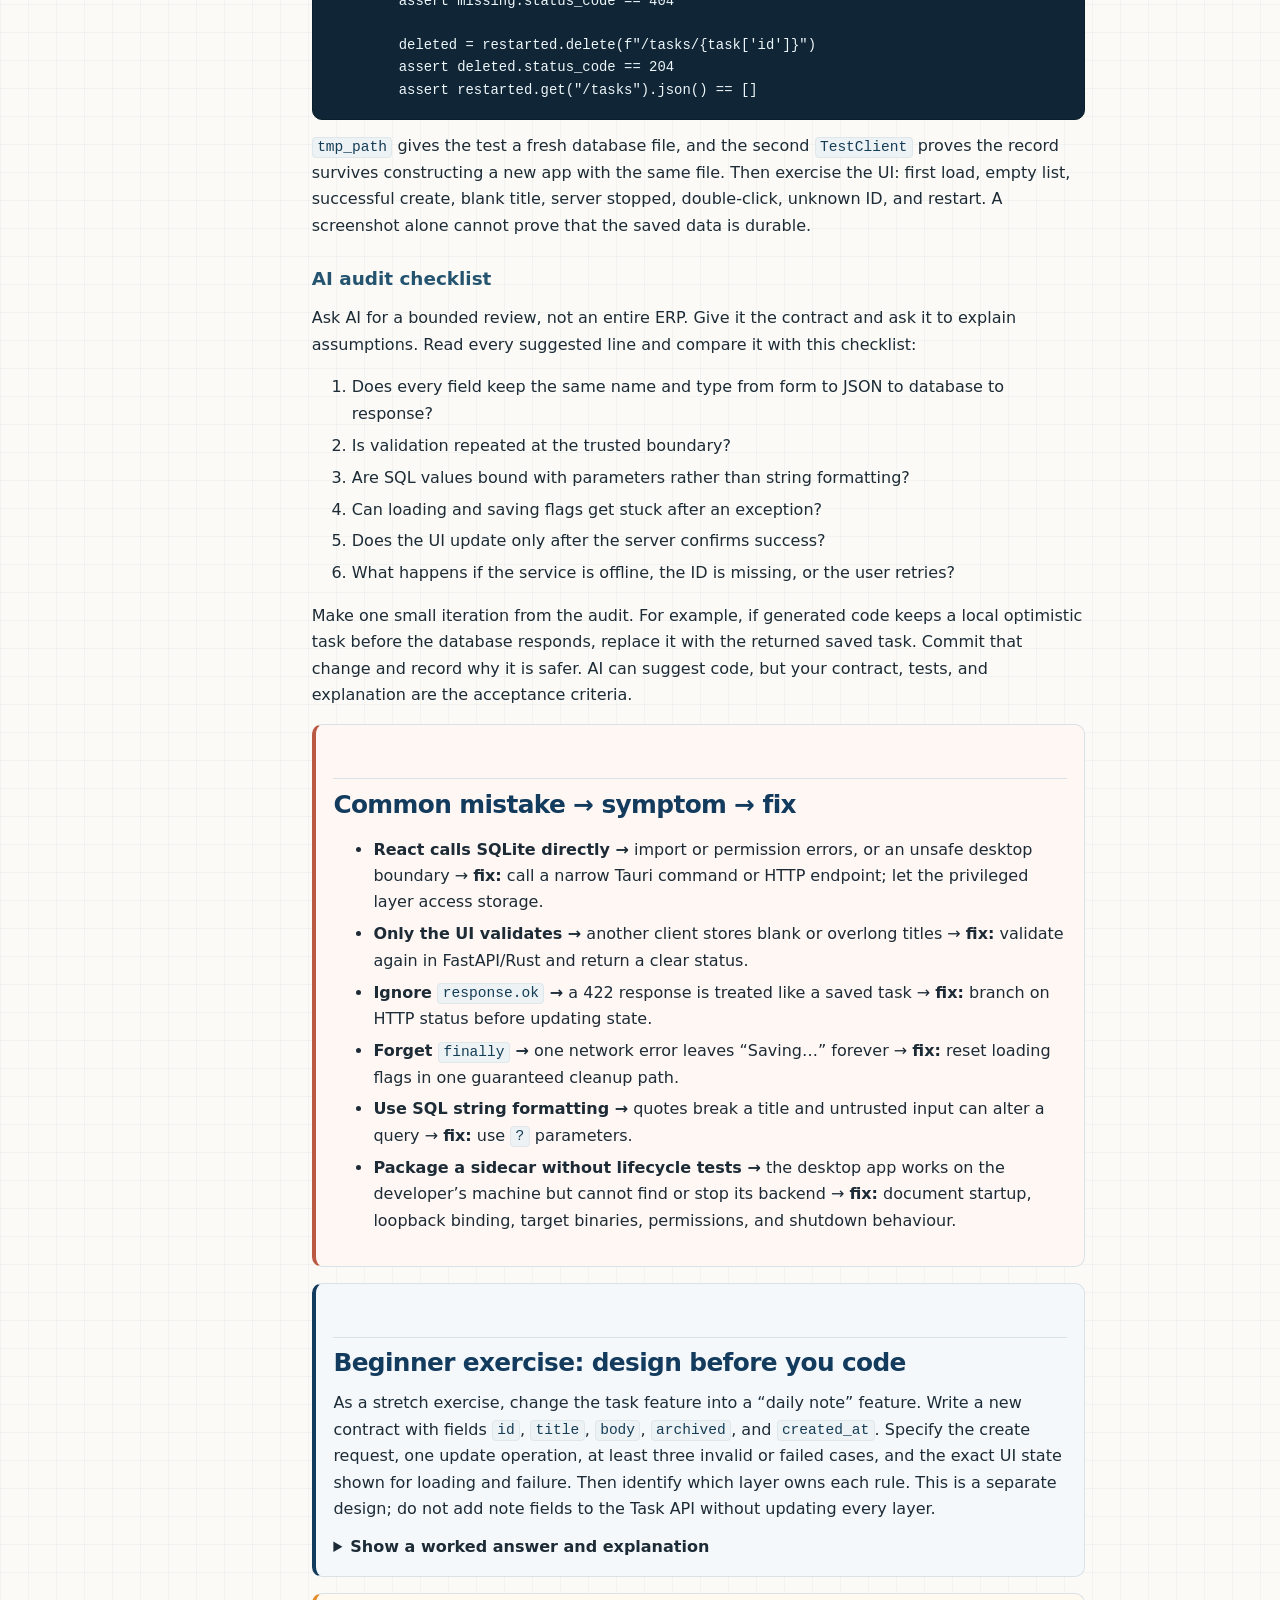
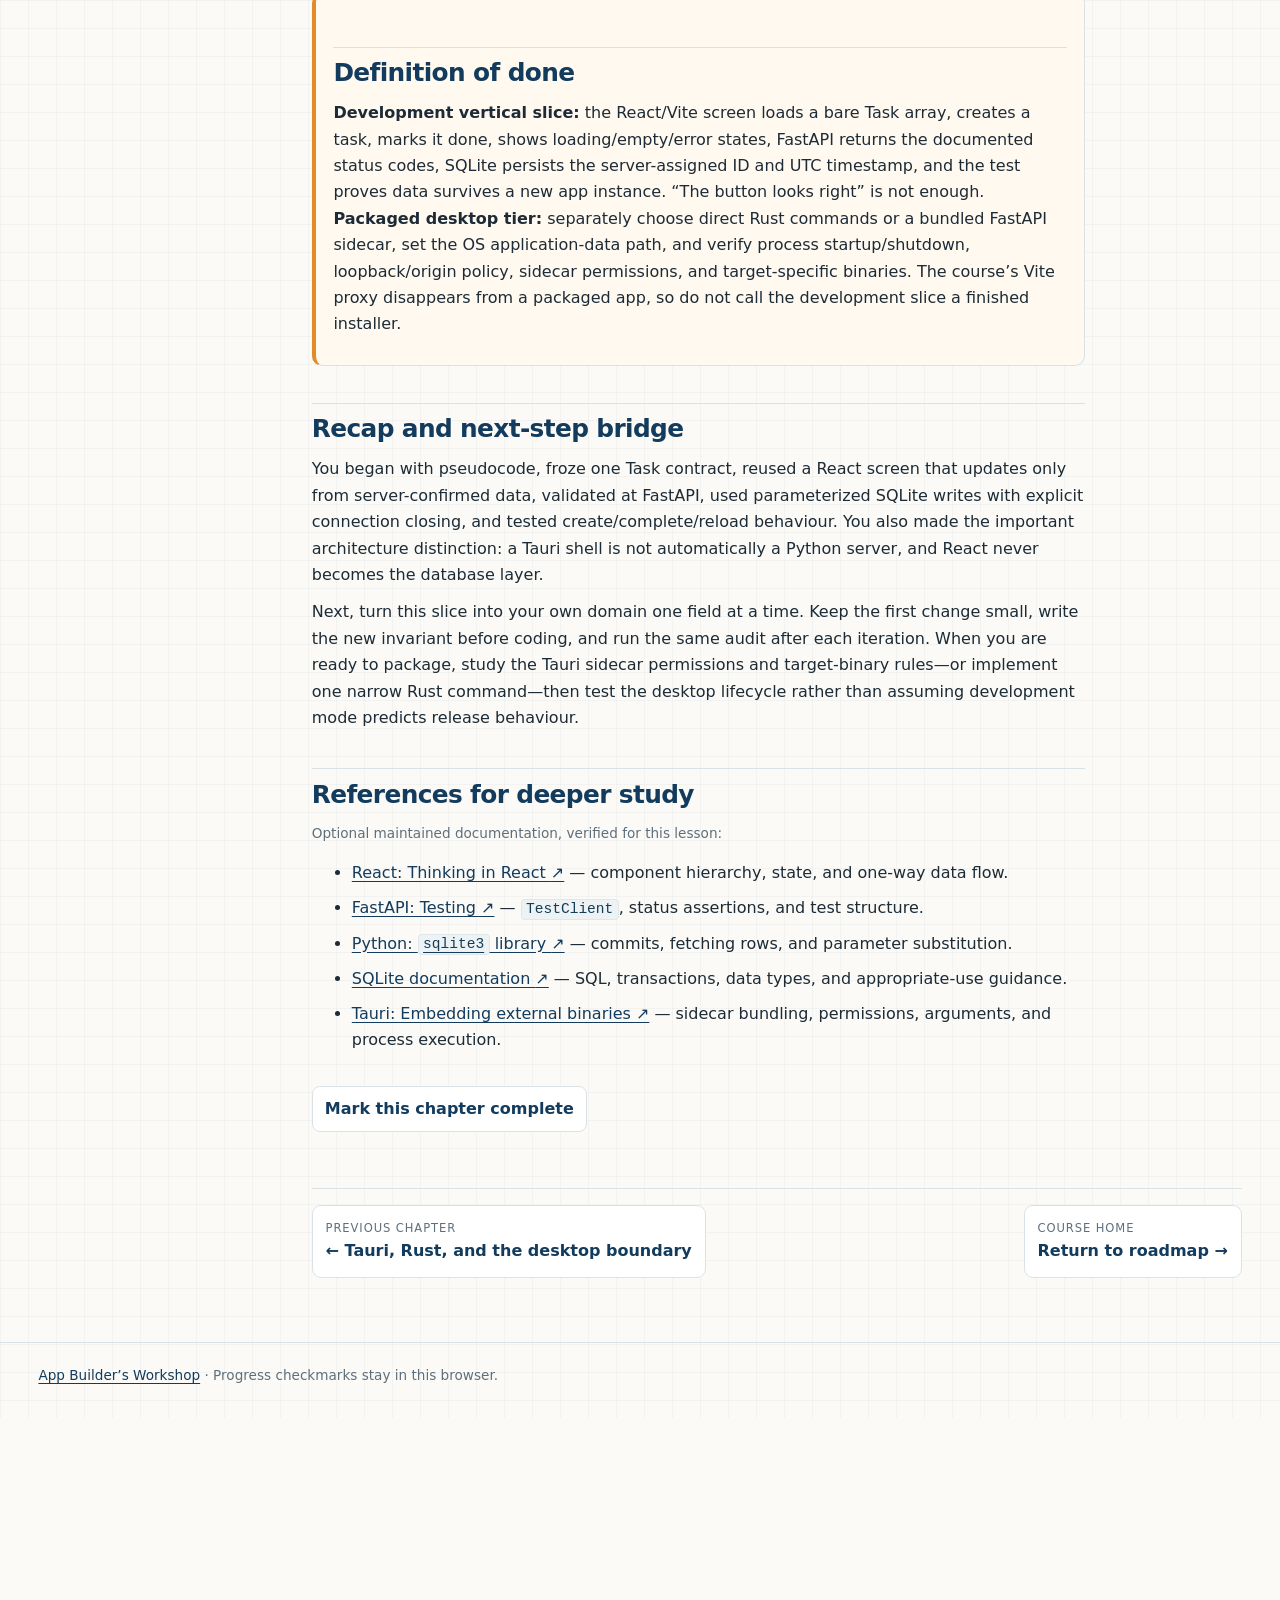
<file: chapters/11-capstone.html>
<!doctype html>
<html lang="en"><head><meta charset="utf-8"><meta name="viewport" content="width=device-width, initial-scale=1">
<meta name="description" content="Bring the concepts together in a small task tracker. You can later swap the data domain for products, stock movements, bookings, or another business workflow."><title>11 — Capstone: build one complete feature · App Builder’s Workshop</title>
<link rel="icon" href="../assets/course-mark.svg" type="image/svg+xml"><script>(()=>{let saved=null;try{saved=localStorage.getItem("app-workshop-theme");}catch{}const theme=saved==="dark"||saved==="light"?saved:(matchMedia("(prefers-color-scheme: dark)").matches?"dark":"light");document.documentElement.dataset.theme=theme;})();</script><link rel="stylesheet" href="../assets/site.css"></head>
<body data-chapter="11-capstone"><a class="skip-link" href="#main">Skip to lesson</a>
<header class="topbar"><div class="topbar-inner"><a class="brand" href="../index.html"><img src="../assets/course-mark.svg" alt=""><span>App Builder’s Workshop</span></a><nav class="topnav" aria-label="Main navigation"><a href="../index.html#roadmap">All chapters</a><button class="theme-toggle" type="button" data-theme-toggle aria-pressed="false">Dark mode: off</button><a class="nav-pill" href="11-capstone.html">Capstone</a></nav></div></header>
<div class="reading-progress" aria-hidden="true"><span data-reading-progress></span></div>
<main id="main" class="layout"><aside class="rail" aria-label="Course chapters"><div class="rail-label">Course chapters</div>
<a href="01-app-map.html"><span class="rail-number">01</span>Map the app before writing code</a>
<a href="02-html-css.html"><span class="rail-number">02</span>HTML, CSS, and the browser</a>
<a href="03-js-data.html"><span class="rail-number">03</span>JavaScript values and data structures</a>
<a href="04-js-logic.html"><span class="rail-number">04</span>Decisions, functions, and useful array methods</a>
<a href="05-async-json.html"><span class="rail-number">05</span>Async JavaScript, HTTP, and JSON</a>
<a href="06-react-components.html"><span class="rail-number">06</span>React components, JSX, props, and events</a>
<a href="07-react-state.html"><span class="rail-number">07</span>React state, forms, and data-driven screens</a>
<a href="08-python-fastapi.html"><span class="rail-number">08</span>Python refresh and FastAPI endpoints</a>
<a href="09-sqlite.html"><span class="rail-number">09</span>SQL and SQLite: persistent records</a>
<a href="10-tauri-rust.html"><span class="rail-number">10</span>Tauri, Rust, and the desktop boundary</a>
<a href="11-capstone.html" aria-current="page"><span class="rail-number">11</span>Capstone: build one complete feature</a></aside><div class="main">
<div class="crumbs"><a href="../index.html">Course home</a> / Chapter 11</div>
<header class="lesson-header"><div class="eyebrow">Chapter 11 · Build-along</div><h1>Capstone: build one complete feature</h1><p class="lead">Bring the concepts together in a small task tracker. You can later swap the data domain for products, stock movements, bookings, or another business workflow.</p><div class="lesson-meta"><span>Estimated time: 1–3 practice sessions</span><span>Read, type, explain, practice</span></div></header>
<p class="small muted course-mode-switch">Prefer a shorter refresher? <a href="../short-chapters/11-capstone.html">Open the concise version of Chapter 11</a>.</p>
<article class="lesson-content">
<section class="lesson-section" id="purpose">
  <h2>Purpose: finish one useful vertical slice</h2>
  <p>This capstone turns the previous ten chapters into one small, traceable feature: a task tracker that lists saved tasks, creates a task, and marks a task complete. The feature is deliberately ordinary. The same path later fits a product, booking, stock movement, or note, but a small task gives us enough data, validation, persistence, and failure cases to practise the whole system.</p>
  <div class="outcomes">
    <h2>By the end, you can…</h2>
    <ul>
      <li>Write a record and API contract before asking for code.</li>
      <li>Follow one click from React state to a backend write and back to the screen.</li>
      <li>Provide loading, empty, success, validation, and failure states.</li>
      <li>Test the important behaviour, audit AI output, and make one safe iteration.</li>
    </ul>
  </div>
  <p class="lead">A vertical slice means one user-visible outcome works across every layer. “The button renders” is not a slice. “A user enters <em>Send invoice</em>, the server validates it, SQLite stores it, and the task is still present after restart” is.</p>
</section>

<section class="lesson-section" id="mental-model">
  <h2>1. Vocabulary and the mental model</h2>
  <p>Think of the app as a chain of responsibilities, not as one magical program.</p>
  <dl class="glossary">
    <dt>UI</dt><dd>React components, form controls, and state. It gathers input and displays a state; it does not open SQLite.</dd>
    <dt>API contract</dt><dd>The agreed request and response shapes, including error meanings. It is the handshake between frontend and backend.</dd>
    <dt>Backend</dt><dd>FastAPI code that validates input, applies business rules, and calls storage. It is trusted to make the final decision.</dd>
    <dt>Persistence</dt><dd>SQLite data that remains after the process stops. A Python <code>sqlite3</code> call or Rust database code owns this operation.</dd>
    <dt>Sidecar</dt><dd>A separate executable, such as a packaged FastAPI service, started and supervised by Tauri. It has lifecycle and permission work.</dd>
    <dt>State</dt><dd>Data the UI must remember while it runs: tasks, the current title, a loading flag, and an error message.</dd>
  </dl>
  <div class="callout">
    <h2>One architecture fact to keep straight</h2>
    <p>React runs in a webview. It does not query SQLite directly. You choose either a direct Tauri/Rust command (Rust performs the database operation) or a FastAPI sidecar (Tauri starts a separate local service, and the UI uses HTTP). These are distinct choices. A sidecar adds process startup, shutdown, loopback networking, packaging, and permission decisions; direct commands reduce that process management but require more Rust integration. Keep the same API-like contract either way.</p>
  </div>
</section>

<section class="lesson-section" id="contract">
  <h2>2. Write the contract before writing the screen</h2>
  <p>Start with nouns and transitions. Our Task has a SQLite-assigned integer <code>id</code>, a trimmed <code>title</code> containing 1–120 characters, a Boolean <code>done</code> that starts false, and a backend-assigned UTC ISO-8601 <code>created_at</code> timestamp. The client sends only the title when creating a task. The server assigns the ID and timestamp; this prevents a browser from pretending that a record already exists.</p>
  <pre><span class="code-label">Pseudocode · the promise of the feature</span><code>Task: id, title, done, created_at
POST /tasks with {"title": "Prepare report"} → 201 + saved Task
GET /tasks → bare Task[] JSON array
PATCH /tasks/{id} with {"done": true} → 200 + saved Task
DELETE /tasks/{id} → 204, no response body
Unknown id → 404; invalid input → 422
UI states: loading | empty | ready | saving | error</code></pre>
  <p>Notice the contract says what happens on failure. It also says where each value comes from. The UI may reject an empty title early for a friendly message, but the backend repeats the rule because a request can come from any client, not only our React form.</p>
</section>

<section class="lesson-section" id="worked-example">
  <h2>3. Worked example: trace “Add task” end to end</h2>
  <h3>Step 1: make a boring, honest UI</h3>
  <p>Build the static shape first: a labelled input, an Add button, a list, and a status region. Reuse the <code>TaskScreen</code> from Chapter 07. In browser development, it calls the same-origin <code>/api/tasks</code> path; Vite strips <code>/api</code> and forwards to FastAPI’s <code>/tasks</code> route as configured in Chapter 05. In React, keep <code>title</code>, <code>tasks</code>, <code>isLoading</code>, <code>isSaving</code>, and <code>error</code> in state; compute filtered lists rather than storing duplicate values.</p>
  <pre><span class="code-label">JSX · the essential form behaviour</span><code>&lt;form onSubmit={handleSubmit}&gt;
  &lt;label htmlFor="task-title"&gt;Task title&lt;/label&gt;
  &lt;input
    id="task-title"
    value={title}
    onChange={(event) =&gt; setTitle(event.target.value)}
    maxLength={120}
    disabled={isSaving}
  /&gt;
  &lt;button type="submit" disabled={isSaving}&gt;
    {isSaving ? "Saving…" : "Add task"}
  &lt;/button&gt;
&lt;/form&gt;</code></pre>
  <p><code>value</code> makes the input controlled by React. <code>onChange</code> copies the latest browser value into state. <code>maxLength</code> gives immediate feedback, while the backend still validates. Disabling the button during the request prevents an accidental double-click from creating two rows; the server should still consider a duplicate request policy if duplicates matter to the domain.</p>
  <h3>Step 2: make the request and interpret the response</h3>
  <p>The handler trims whitespace, rejects a blank title, turns on the saving state, and uses the browser’s <code>fetch</code>. An HTTP response can be a failure even when <code>fetch</code> itself resolves, so check <code>response.ok</code>. Only after parsing a successful response do we append the returned record. That returned record is authoritative because the backend selected its ID and timestamp.</p>
  <pre><span class="code-label">JavaScript · readable request flow</span><code>async function handleSubmit(event) {
  event.preventDefault();
  const cleanTitle = title.trim();
  if (!cleanTitle) {
    setError("Enter a task title.");
    return;
  }

  setIsSaving(true);
  setError("");
  try {
    const response = await fetch("/api/tasks", {
      method: "POST",
      headers: { "Content-Type": "application/json" },
      body: JSON.stringify({ title: cleanTitle })
    });
    if (!response.ok) throw new Error("The server rejected the task.");
    const savedTask = await response.json();
    setTasks((current) =&gt; [...current, savedTask]);
    setTitle("");
  } catch (requestError) {
    setError("Could not save the task. Check that the service is running and try again.");
  } finally {
    setIsSaving(false);
  }
}</code></pre>
  <p><code>finally</code> is important: it turns the button back on after both success and failure. Do not display the raw exception to a user; log diagnostic details during development, but give the UI a safe, actionable message.</p>
  <h3>Step 3: load with visible states</h3>
  <p>On initial load, set <code>isLoading</code> before requesting <code>GET /tasks</code>. Render “Loading tasks…” while waiting, “No tasks yet” for a successful empty array, and a retryable error after a network or HTTP failure. These are different states, not decorative wording: the user needs to know whether to wait, add the first item, or retry.</p>
  <h3>Mark a task done only after the API confirms it</h3>
  <p>In the list, use the database ID as the React key and send a narrow completion update. Replace the row with the returned server record only after <code>response.ok</code>; on failure, leave the old value visible and show an error.</p>
  <pre><span class="code-label">JavaScript · completion request inside TaskScreen</span><code>async function markDone(task) {
  setIsSaving(true);
  setMessage("");
  try {
    const saved = await requestJson(`/api/tasks/${task.id}`, {
      method: "PATCH",
      headers: { "Content-Type": "application/json" },
      body: JSON.stringify({ done: !task.done }),
    });
    setTasks((current) =&gt; current.map((item) =&gt;
      item.id === saved.id ? saved : item
    ));
  } catch (error) {
    setMessage(error instanceof Error ? error.message : "Update failed.");
  } finally {
    setIsSaving(false);
  }
}</code></pre>
  <p>The shared <code>requestJson</code> helper from Chapter 07 checks <code>response.ok</code> and parses the returned Task. There is no optimistic change to roll back: the checkbox or button reflects saved server state, including after a reload.</p>

</section>

<section class="lesson-section" id="backend-storage">
  <h2>4. Let FastAPI validate and SQLite persist</h2>
  <p>On the FastAPI side, a request model describes the incoming JSON. The endpoint trims and checks the title, then uses a parameterized SQL statement. The question mark is not a placeholder to fill by string concatenation; it is a bound value. That keeps data separate from SQL text and avoids injection mistakes.</p>
  <pre><span class="code-label">Python · a compact FastAPI/SQLite shape</span><code>import os
import sqlite3
from contextlib import closing
from datetime import datetime, timezone
from pathlib import Path

from fastapi import FastAPI, HTTPException, Response
from pydantic import BaseModel, Field, StrictBool, field_validator

class TaskCreate(BaseModel):
    title: str = Field(min_length=1, max_length=120)

    @field_validator("title", mode="before")
    @classmethod
    def trim_title(cls, value):
        return value.strip() if isinstance(value, str) else value

class TaskDoneUpdate(BaseModel):
    done: StrictBool

class TaskRead(BaseModel):
    id: int
    title: str
    done: bool
    created_at: str

def create_app(db_path: Path) -&gt; FastAPI:
    db_path = Path(db_path)
    db_path.parent.mkdir(parents=True, exist_ok=True)
    app = FastAPI(title="Task MVP")

    def connect():
        connection = sqlite3.connect(db_path)
        connection.row_factory = sqlite3.Row
        return connection

    def initialize_database():
        with closing(connect()) as connection:
            with connection:
                connection.execute("""
                    CREATE TABLE IF NOT EXISTS tasks (
                        id INTEGER PRIMARY KEY,
                        title TEXT NOT NULL CHECK(length(title) BETWEEN 1 AND 120),
                        done INTEGER NOT NULL DEFAULT 0 CHECK(done IN (0, 1)),
                        created_at TEXT NOT NULL
                    )
                """)

    def as_task(row):
        return {
            "id": row["id"],
            "title": row["title"],
            "done": bool(row["done"]),
            "created_at": row["created_at"],
        }

    initialize_database()

    @app.get("/tasks", response_model=list[TaskRead])
    def list_tasks():
        with closing(connect()) as connection:
            rows = connection.execute(
                "SELECT id, title, done, created_at FROM tasks ORDER BY id"
            ).fetchall()
        return [as_task(row) for row in rows]  # bare JSON array

    @app.post("/tasks", response_model=TaskRead, status_code=201)
    def create_task(item: TaskCreate):
        title = item.title.strip()
        if not title or len(title) &gt; 120:
            raise HTTPException(status_code=422, detail="Title must be 1–120 non-space characters")
        created_at = datetime.now(timezone.utc).isoformat(timespec="seconds").replace("+00:00", "Z")
        with closing(connect()) as connection:
            with connection:
                cursor = connection.execute(
                    "INSERT INTO tasks (title, done, created_at) VALUES (?, ?, ?)",
                    (title, 0, created_at),
                )
                row = connection.execute(
                    "SELECT id, title, done, created_at FROM tasks WHERE id = ?",
                    (cursor.lastrowid,),
                ).fetchone()
        return as_task(row)

    @app.patch("/tasks/{task_id}", response_model=TaskRead)
    def update_task(task_id: int, item: TaskDoneUpdate):
        with closing(connect()) as connection:
            with connection:
                cursor = connection.execute(
                    "UPDATE tasks SET done = ? WHERE id = ?",
                    (int(item.done), task_id),
                )
                if cursor.rowcount == 0:
                    raise HTTPException(status_code=404, detail="Task not found")
                row = connection.execute(
                    "SELECT id, title, done, created_at FROM tasks WHERE id = ?",
                    (task_id,),
                ).fetchone()
        return as_task(row)

    @app.delete("/tasks/{task_id}", status_code=204)
    def delete_task(task_id: int):
        with closing(connect()) as connection:
            with connection:
                cursor = connection.execute("DELETE FROM tasks WHERE id = ?", (task_id,))
                if cursor.rowcount == 0:
                    raise HTTPException(status_code=404, detail="Task not found")
        return Response(status_code=204)

    return app

DATA_DIR = Path(os.environ.get("APP_DATA_DIR", "./dev-data")).expanduser().resolve()
app = create_app(DATA_DIR / "tasks.sqlite3")</code></pre>
  <p>The nested <code>with connection:</code> commits a successful transaction or rolls it back when an exception escapes; it does not close the connection. The outer <code>closing(connect())</code> guarantees closure. <code>lastrowid</code> gives the database ID, then the second query reads back the complete saved row. Every SQL value uses a <code>?</code> placeholder; the title never becomes part of SQL text.</p>
  <p>The example creates a SQLite file under <code>APP_DATA_DIR</code>. In local development it defaults to <code>./dev-data</code>; for a packaged sidecar, the Tauri host must set this variable to the operating system’s per-user application-data directory. SQLite stores booleans as integers, so the API converts them to JSON booleans. The UI never needs to know that storage detail.</p>
  <div class="note-box"><strong>Transfer to the app:</strong> a stock movement would add a quantity and reason, and the backend would check the business rule before inserting. The React form is not allowed to decide whether inventory may go negative; that is a trusted backend rule.</div>
</section>

<section class="lesson-section" id="architecture">
  <h2>5. Choose the desktop boundary deliberately</h2>
  <p>During development, the React webview can call a local FastAPI service on loopback. In a packaged desktop app, Tauri must start and stop that service, bundle a compatible executable, restrict its arguments and permissions, and handle a port or process failure. This is the sidecar architecture. It is useful when you already have Python code or want the API boundary to remain clear, but it is not automatic.</p>
  <p>The direct-command architecture replaces the HTTP call with a narrow Tauri command. Rust validates the command arguments or calls a Rust SQLite layer, then returns a serializable task. It avoids a second process and loopback server, but you must learn the Rust command boundary, capabilities, and database integration. In both choices, keep the same record contract and user-facing states. Do not make React import a SQLite driver.</p>
  <p>For this course, finish the feature with the FastAPI path you learned in Chapters 8–9, then write down the direct-command alternative as a deliberate later iteration. If you package the sidecar, test startup when the port is unavailable, shutdown when the window closes, and the permissions that allow only the intended binary and arguments.</p>
</section>

<section class="lesson-section" id="tests-audit">
  <h2>6. Test behaviour, then audit the generated code</h2>
  <p>Tests are executable examples of the contract. Start with the backend because it is easier to test without a browser. FastAPI’s official testing pattern uses <code>TestClient</code> and ordinary Python <code>assert</code> statements.</p>
  <pre><span class="code-label">Python · contract and persistence test</span><code>from fastapi.testclient import TestClient
from main import create_app

def test_create_complete_and_reload_task(tmp_path):
    db_path = tmp_path / "test-tasks.sqlite3"

    with TestClient(create_app(db_path)) as client:
        invalid = client.post("/tasks", json={"title": "   "})
        assert invalid.status_code == 422

        created = client.post("/tasks", json={"title": "Send invoice"})
        assert created.status_code == 201
        task = created.json()
        assert task["title"] == "Send invoice"
        assert task["done"] is False
        assert task["created_at"].endswith("Z")

        boundary = client.post("/tasks", json={"title": " " + "x" * 120 + " "})
        assert boundary.status_code == 201
        assert boundary.json()["title"] == "x" * 120
        assert client.delete(f"/tasks/{boundary.json()['id']}").status_code == 204

        coerced_boolean = client.patch(f"/tasks/{task['id']}", json={"done": 1})
        assert coerced_boolean.status_code == 422
        updated = client.patch(f"/tasks/{task['id']}", json={"done": True})
        assert updated.status_code == 200
        assert updated.json()["done"] is True

    # A fresh app object using the same file simulates a process restart.
    with TestClient(create_app(db_path)) as restarted:
        tasks = restarted.get("/tasks").json()
        assert tasks == [updated.json()]
        missing = restarted.patch("/tasks/999999", json={"done": True})
        assert missing.status_code == 404

        deleted = restarted.delete(f"/tasks/{task['id']}")
        assert deleted.status_code == 204
        assert restarted.get("/tasks").json() == []</code></pre>
  <p><code>tmp_path</code> gives the test a fresh database file, and the second <code>TestClient</code> proves the record survives constructing a new app with the same file. Then exercise the UI: first load, empty list, successful create, blank title, server stopped, double-click, unknown ID, and restart. A screenshot alone cannot prove that the saved data is durable.</p>
  <h3>AI audit checklist</h3>
  <p>Ask AI for a bounded review, not an entire ERP. Give it the contract and ask it to explain assumptions. Read every suggested line and compare it with this checklist:</p>
  <ol>
    <li>Does every field keep the same name and type from form to JSON to database to response?</li>
    <li>Is validation repeated at the trusted boundary?</li>
    <li>Are SQL values bound with parameters rather than string formatting?</li>
    <li>Can loading and saving flags get stuck after an exception?</li>
    <li>Does the UI update only after the server confirms success?</li>
    <li>What happens if the service is offline, the ID is missing, or the user retries?</li>
  </ol>
  <p>Make one small iteration from the audit. For example, if generated code keeps a local optimistic task before the database responds, replace it with the returned saved task. Commit that change and record why it is safer. AI can suggest code, but your contract, tests, and explanation are the acceptance criteria.</p>
</section>

<section class="mistake" id="mistakes">
  <h2>Common mistake → symptom → fix</h2>
  <ul>
    <li><strong>React calls SQLite directly →</strong> import or permission errors, or an unsafe desktop boundary → <strong>fix:</strong> call a narrow Tauri command or HTTP endpoint; let the privileged layer access storage.</li>
    <li><strong>Only the UI validates →</strong> another client stores blank or overlong titles → <strong>fix:</strong> validate again in FastAPI/Rust and return a clear status.</li>
    <li><strong>Ignore <code>response.ok</code> →</strong> a 422 response is treated like a saved task → <strong>fix:</strong> branch on HTTP status before updating state.</li>
    <li><strong>Forget <code>finally</code> →</strong> one network error leaves “Saving…” forever → <strong>fix:</strong> reset loading flags in one guaranteed cleanup path.</li>
    <li><strong>Use SQL string formatting →</strong> quotes break a title and untrusted input can alter a query → <strong>fix:</strong> use <code>?</code> parameters.</li>
    <li><strong>Package a sidecar without lifecycle tests →</strong> the desktop app works on the developer’s machine but cannot find or stop its backend → <strong>fix:</strong> document startup, loopback binding, target binaries, permissions, and shutdown behaviour.</li>
  </ul>
</section>

<section class="exercise" id="practice">
  <h2>Beginner exercise: design before you code</h2>
  <p>As a stretch exercise, change the task feature into a “daily note” feature. Write a new contract with fields <code>id</code>, <code>title</code>, <code>body</code>, <code>archived</code>, and <code>created_at</code>. Specify the create request, one update operation, at least three invalid or failed cases, and the exact UI state shown for loading and failure. Then identify which layer owns each rule. This is a separate design; do not add note fields to the Task API without updating every layer.</p>
  <details>
    <summary><strong>Show a worked answer and explanation</strong></summary>
    <div class="answer">
      <pre><span class="code-label">Contract · one possible answer</span><code>Note: id integer, title 1–80 chars, body 0–2000 chars,
      archived boolean, created_at timestamp

POST /notes with {title, body}
  trim title; reject blank/overlong title or overlong body
  insert archived=false; return saved Note

PATCH /notes/{id} with {archived: boolean}
  return 404 when id is not present

UI states:
  loading: “Loading notes…”
  empty: “No notes yet.”
  failure: “Notes could not be loaded. Retry.”
  success: render the server-returned note</code></pre>
      <p>The answer is strong because it names boundaries. The input control can show character counts, but FastAPI or a direct Tauri command makes the final decision. SQLite stores the record and transaction; React owns temporary input and visible state. The same tests from the task example now become note tests: blank title returns 422, creation returns a server ID, and archiving an unknown ID returns 404.</p>
    </div>
  </details>
</section>

<section class="callout" id="definition-of-done">
  <h2>Definition of done</h2>
  <p><strong>Development vertical slice:</strong> the React/Vite screen loads a bare Task array, creates a task, marks it done, shows loading/empty/error states, FastAPI returns the documented status codes, SQLite persists the server-assigned ID and UTC timestamp, and the test proves data survives a new app instance. “The button looks right” is not enough. <strong>Packaged desktop tier:</strong> separately choose direct Rust commands or a bundled FastAPI sidecar, set the OS application-data path, and verify process startup/shutdown, loopback/origin policy, sidecar permissions, and target-specific binaries. The course’s Vite proxy disappears from a packaged app, so do not call the development slice a finished installer.</p>
</section>

<section class="lesson-section" id="recap">
  <h2>Recap and next-step bridge</h2>
  <p>You began with pseudocode, froze one Task contract, reused a React screen that updates only from server-confirmed data, validated at FastAPI, used parameterized SQLite writes with explicit connection closing, and tested create/complete/reload behaviour. You also made the important architecture distinction: a Tauri shell is not automatically a Python server, and React never becomes the database layer.</p>
  <p>Next, turn this slice into your own domain one field at a time. Keep the first change small, write the new invariant before coding, and run the same audit after each iteration. When you are ready to package, study the Tauri sidecar permissions and target-binary rules—or implement one narrow Rust command—then test the desktop lifecycle rather than assuming development mode predicts release behaviour.</p>
</section>

<section class="resource-list" id="references">
  <h2>References for deeper study</h2>
  <p class="small muted">Optional maintained documentation, verified for this lesson:</p>
  <ul>
    <li><a href="https://react.dev/learn/thinking-in-react" target="_blank" rel="noopener noreferrer">React: Thinking in React <span aria-hidden="true">↗</span></a> — component hierarchy, state, and one-way data flow.</li>
    <li><a href="https://fastapi.tiangolo.com/tutorial/testing/" target="_blank" rel="noopener noreferrer">FastAPI: Testing <span aria-hidden="true">↗</span></a> — <code>TestClient</code>, status assertions, and test structure.</li>
    <li><a href="https://docs.python.org/3/library/sqlite3.html" target="_blank" rel="noopener noreferrer">Python: <code>sqlite3</code> library <span aria-hidden="true">↗</span></a> — commits, fetching rows, and parameter substitution.</li>
    <li><a href="https://www.sqlite.org/docs.html" target="_blank" rel="noopener noreferrer">SQLite documentation <span aria-hidden="true">↗</span></a> — SQL, transactions, data types, and appropriate-use guidance.</li>
    <li><a href="https://v2.tauri.app/develop/sidecar/" target="_blank" rel="noopener noreferrer">Tauri: Embedding external binaries <span aria-hidden="true">↗</span></a> — sidecar bundling, permissions, arguments, and process execution.</li>
  </ul>
</section>
</article>
<button class="mark-complete" type="button" data-complete aria-pressed="false">Mark this chapter complete</button>
<nav class="lesson-nav" aria-label="Previous and next chapters"><a href="10-tauri-rust.html"><small>Previous chapter</small><strong>← Tauri, Rust, and the desktop boundary</strong></a><a href="../index.html#roadmap"><small>Course home</small><strong>Return to roadmap →</strong></a></nav>
</div></main><footer class="footer"><a href="../index.html">App Builder’s Workshop</a> · Progress checkmarks stay in this browser.</footer><script src="../assets/site.js" defer></script></body></html>
</file>
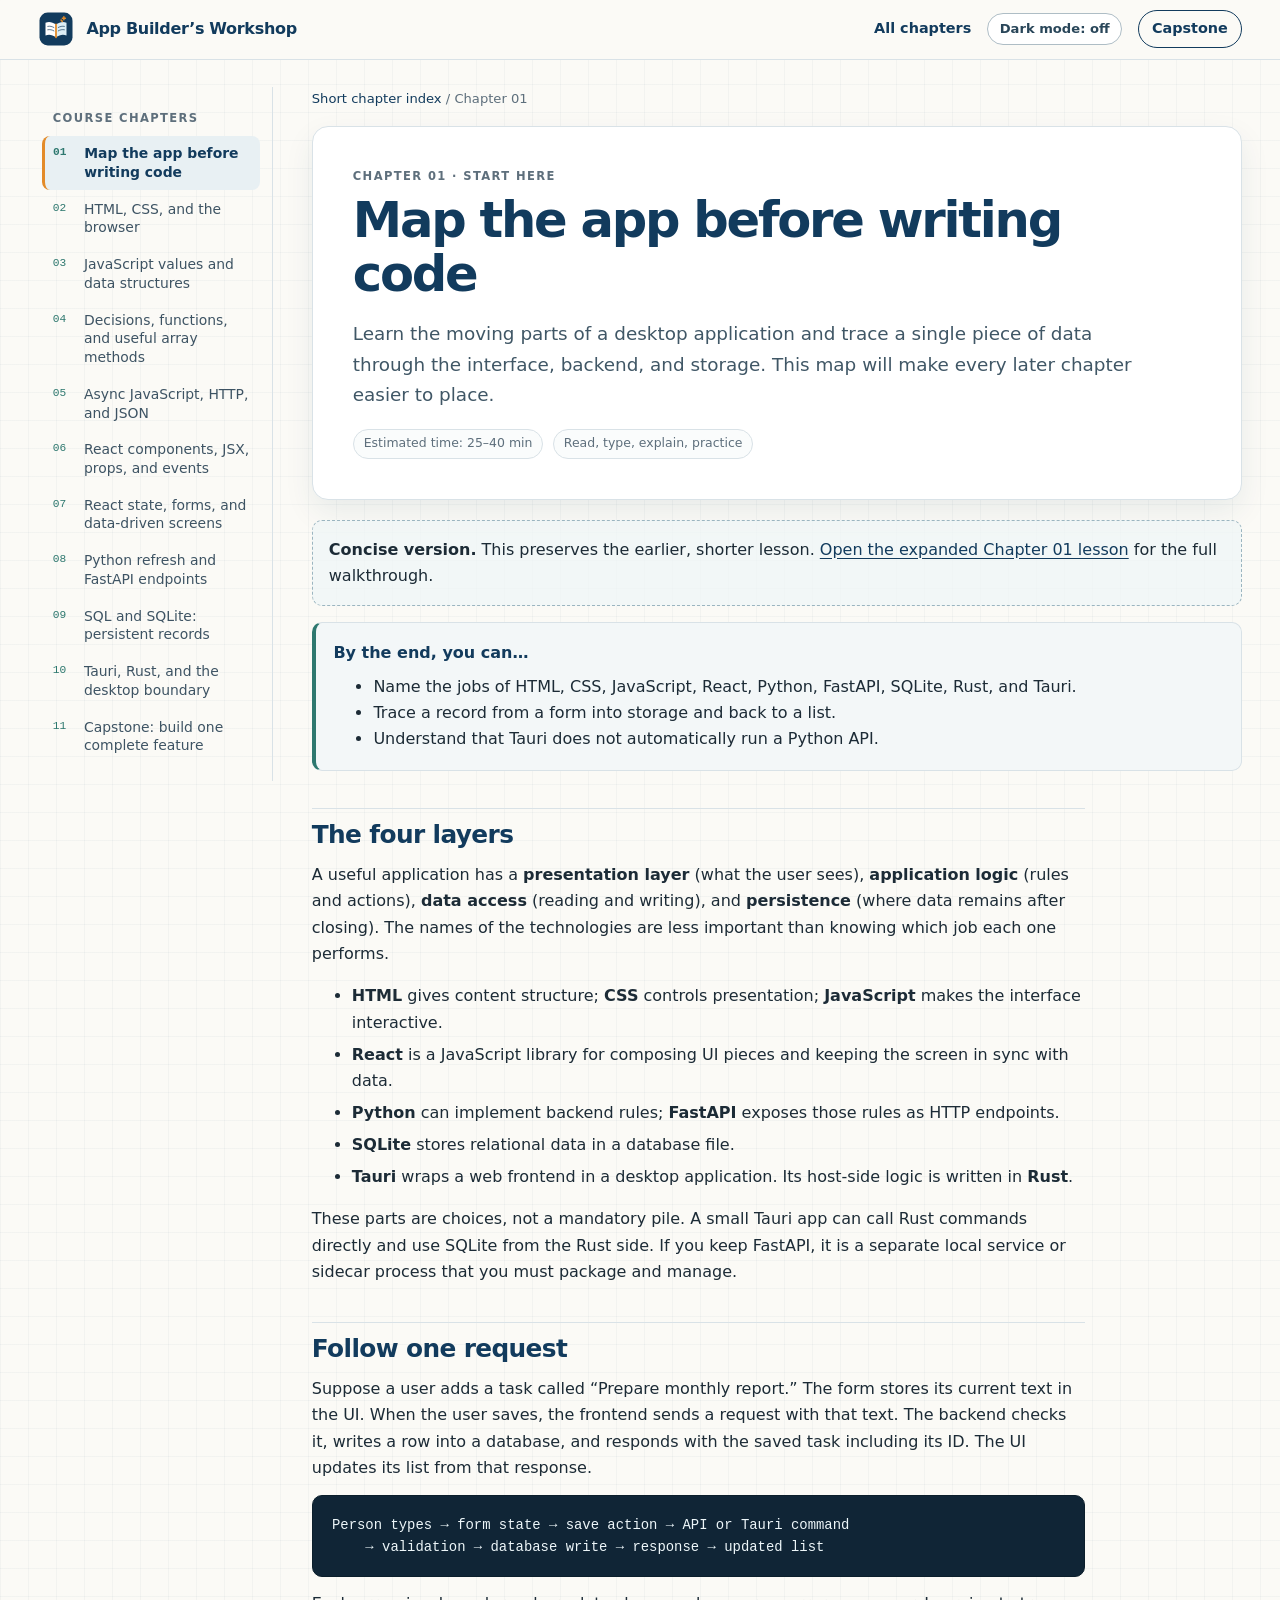
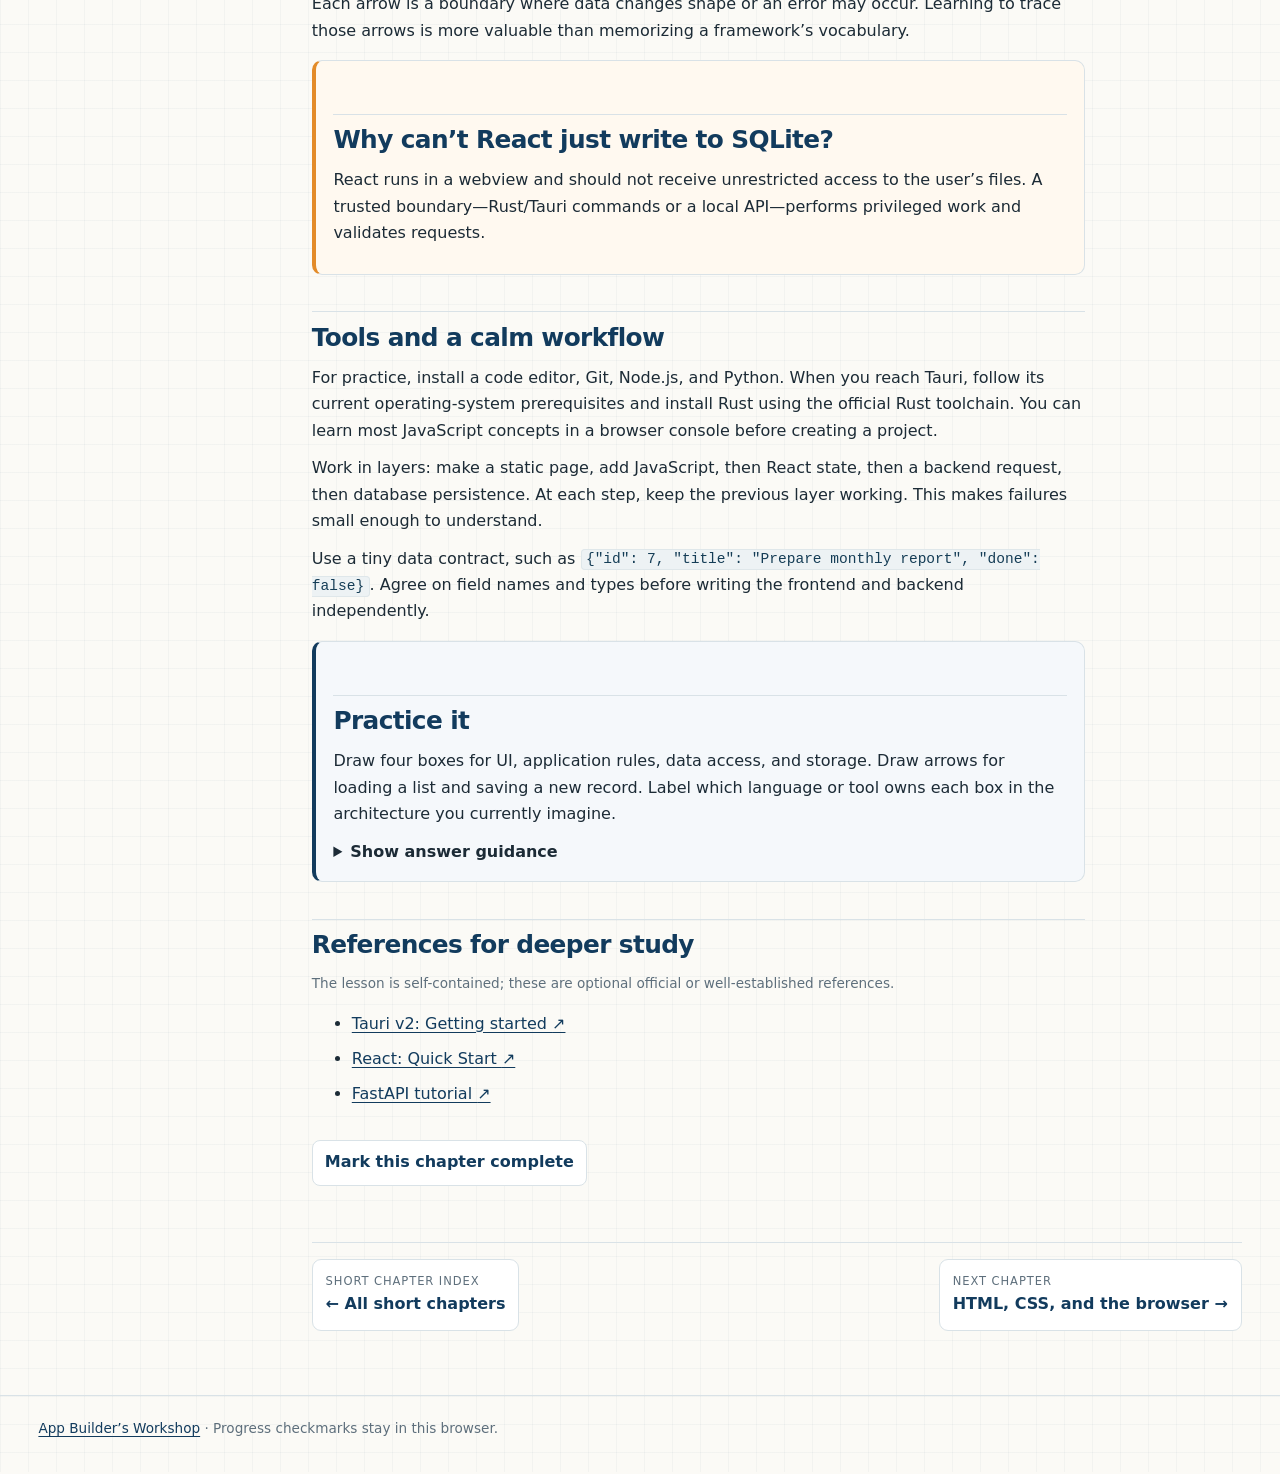
<file: short-chapters/01-app-map.html>
<!doctype html>
<html lang="en"><head><meta charset="utf-8"><meta name="viewport" content="width=device-width, initial-scale=1">
<meta name="description" content="Learn the moving parts of a desktop application and trace a single piece of data through the interface, backend, and storage. This map will make every later chapter easier to place."><title>01 — Map the app before writing code · App Builder’s Workshop</title>
<link rel="icon" href="../assets/course-mark.svg" type="image/svg+xml"><script>(()=>{let saved=null;try{saved=localStorage.getItem("app-workshop-theme");}catch{}const theme=saved==="dark"||saved==="light"?saved:(matchMedia("(prefers-color-scheme: dark)").matches?"dark":"light");document.documentElement.dataset.theme=theme;})();</script><link rel="stylesheet" href="../assets/site.css"></head>
<body data-track="short" data-chapter="01-app-map"><a class="skip-link" href="#main">Skip to lesson</a>
<header class="topbar"><div class="topbar-inner"><a class="brand" href="../index.html"><img src="../assets/course-mark.svg" alt=""><span>App Builder’s Workshop</span></a><nav class="topnav" aria-label="Main navigation"><a href="index.html">All chapters</a><button class="theme-toggle" type="button" data-theme-toggle aria-pressed="false">Dark mode: off</button><a class="nav-pill" href="11-capstone.html">Capstone</a></nav></div></header>
<div class="reading-progress" aria-hidden="true"><span data-reading-progress></span></div>
<main id="main" class="layout"><aside class="rail" aria-label="Course chapters"><div class="rail-label">Course chapters</div>
<a href="01-app-map.html" aria-current="page"><span class="rail-number">01</span>Map the app before writing code</a>
<a href="02-html-css.html"><span class="rail-number">02</span>HTML, CSS, and the browser</a>
<a href="03-js-data.html"><span class="rail-number">03</span>JavaScript values and data structures</a>
<a href="04-js-logic.html"><span class="rail-number">04</span>Decisions, functions, and useful array methods</a>
<a href="05-async-json.html"><span class="rail-number">05</span>Async JavaScript, HTTP, and JSON</a>
<a href="06-react-components.html"><span class="rail-number">06</span>React components, JSX, props, and events</a>
<a href="07-react-state.html"><span class="rail-number">07</span>React state, forms, and data-driven screens</a>
<a href="08-python-fastapi.html"><span class="rail-number">08</span>Python refresh and FastAPI endpoints</a>
<a href="09-sqlite.html"><span class="rail-number">09</span>SQL and SQLite: persistent records</a>
<a href="10-tauri-rust.html"><span class="rail-number">10</span>Tauri, Rust, and the desktop boundary</a>
<a href="11-capstone.html"><span class="rail-number">11</span>Capstone: build one complete feature</a></aside><div class="main">
<div class="crumbs"><a href="index.html">Short chapter index</a> / Chapter 01</div>
<header class="lesson-header"><div class="eyebrow">Chapter 01 · Start here</div><h1>Map the app before writing code</h1><p class="lead">Learn the moving parts of a desktop application and trace a single piece of data through the interface, backend, and storage. This map will make every later chapter easier to place.</p><div class="lesson-meta"><span>Estimated time: 25–40 min</span><span>Read, type, explain, practice</span></div></header>
<div class="note-box short-version-note"><strong>Concise version.</strong> This preserves the earlier, shorter lesson. <a href="../chapters/01-app-map.html">Open the expanded Chapter 01 lesson</a> for the full walkthrough.</div>
<section class="outcomes"><h2>By the end, you can…</h2><ul><li>Name the jobs of HTML, CSS, JavaScript, React, Python, FastAPI, SQLite, Rust, and Tauri.</li><li>Trace a record from a form into storage and back to a list.</li><li>Understand that Tauri does not automatically run a Python API.</li></ul></section>
<article class="lesson-content"><section id="section-1"><h2>The four layers <a class="section-anchor" href="#section-1" aria-label="Link to The four layers">¶</a></h2><p>A useful application has a <strong>presentation layer</strong> (what the user sees), <strong>application logic</strong> (rules and actions), <strong>data access</strong> (reading and writing), and <strong>persistence</strong> (where data remains after closing). The names of the technologies are less important than knowing which job each one performs.</p><ul><li><strong>HTML</strong> gives content structure; <strong>CSS</strong> controls presentation; <strong>JavaScript</strong> makes the interface interactive.</li><li><strong>React</strong> is a JavaScript library for composing UI pieces and keeping the screen in sync with data.</li><li><strong>Python</strong> can implement backend rules; <strong>FastAPI</strong> exposes those rules as HTTP endpoints.</li><li><strong>SQLite</strong> stores relational data in a database file.</li><li><strong>Tauri</strong> wraps a web frontend in a desktop application. Its host-side logic is written in <strong>Rust</strong>.</li></ul><p>These parts are choices, not a mandatory pile. A small Tauri app can call Rust commands directly and use SQLite from the Rust side. If you keep FastAPI, it is a separate local service or sidecar process that you must package and manage.</p></section>
<section id="section-2"><h2>Follow one request <a class="section-anchor" href="#section-2" aria-label="Link to Follow one request">¶</a></h2><p>Suppose a user adds a task called “Prepare monthly report.” The form stores its current text in the UI. When the user saves, the frontend sends a request with that text. The backend checks it, writes a row into a database, and responds with the saved task including its ID. The UI updates its list from that response.</p><pre><code>Person types → form state → save action → API or Tauri command
    → validation → database write → response → updated list</code></pre><p>Each arrow is a boundary where data changes shape or an error may occur. Learning to trace those arrows is more valuable than memorizing a framework’s vocabulary.</p><div class="callout"><h2>Why can’t React just write to SQLite?</h2><p>React runs in a webview and should not receive unrestricted access to the user’s files. A trusted boundary—Rust/Tauri commands or a local API—performs privileged work and validates requests.</p></div></section>
<section id="section-3"><h2>Tools and a calm workflow <a class="section-anchor" href="#section-3" aria-label="Link to Tools and a calm workflow">¶</a></h2><p>For practice, install a code editor, Git, Node.js, and Python. When you reach Tauri, follow its current operating-system prerequisites and install Rust using the official Rust toolchain. You can learn most JavaScript concepts in a browser console before creating a project.</p><p>Work in layers: make a static page, add JavaScript, then React state, then a backend request, then database persistence. At each step, keep the previous layer working. This makes failures small enough to understand.</p><p>Use a tiny data contract, such as <code>{"id": 7, "title": "Prepare monthly report", "done": false}</code>. Agree on field names and types before writing the frontend and backend independently.</p></section>
<section class="exercise" id="practice"><h2>Practice it</h2><p>Draw four boxes for UI, application rules, data access, and storage. Draw arrows for loading a list and saving a new record. Label which language or tool owns each box in the architecture you currently imagine.</p><details><summary><strong>Show answer guidance</strong></summary><div class="answer"><p>One reasonable diagram is React in the Tauri webview → a Rust command or FastAPI endpoint → validation/business logic → SQLite. If FastAPI is used, add a separate-process box and explicitly plan how Tauri starts and stops it.</p></div></details></section>
<section class="resource-list" id="references"><h2>References for deeper study</h2><p class="small muted">The lesson is self-contained; these are optional official or well-established references.</p><ul><li><a href="https://v2.tauri.app/start/" target="_blank" rel="noopener noreferrer">Tauri v2: Getting started <span aria-hidden="true">↗</span></a></li><li><a href="https://react.dev/learn" target="_blank" rel="noopener noreferrer">React: Quick Start <span aria-hidden="true">↗</span></a></li><li><a href="https://fastapi.tiangolo.com/tutorial/" target="_blank" rel="noopener noreferrer">FastAPI tutorial <span aria-hidden="true">↗</span></a></li></ul></section>
</article>
<button class="mark-complete" type="button" data-complete aria-pressed="false">Mark this chapter complete</button>
<nav class="lesson-nav" aria-label="Previous and next chapters"><a href="index.html"><small>Short chapter index</small><strong>← All short chapters</strong></a><a href="02-html-css.html"><small>Next chapter</small><strong>HTML, CSS, and the browser →</strong></a></nav>
</div></main><footer class="footer"><a href="../index.html">App Builder’s Workshop</a> · Progress checkmarks stay in this browser.</footer><script src="../assets/site.js" defer></script></body></html>
</file>
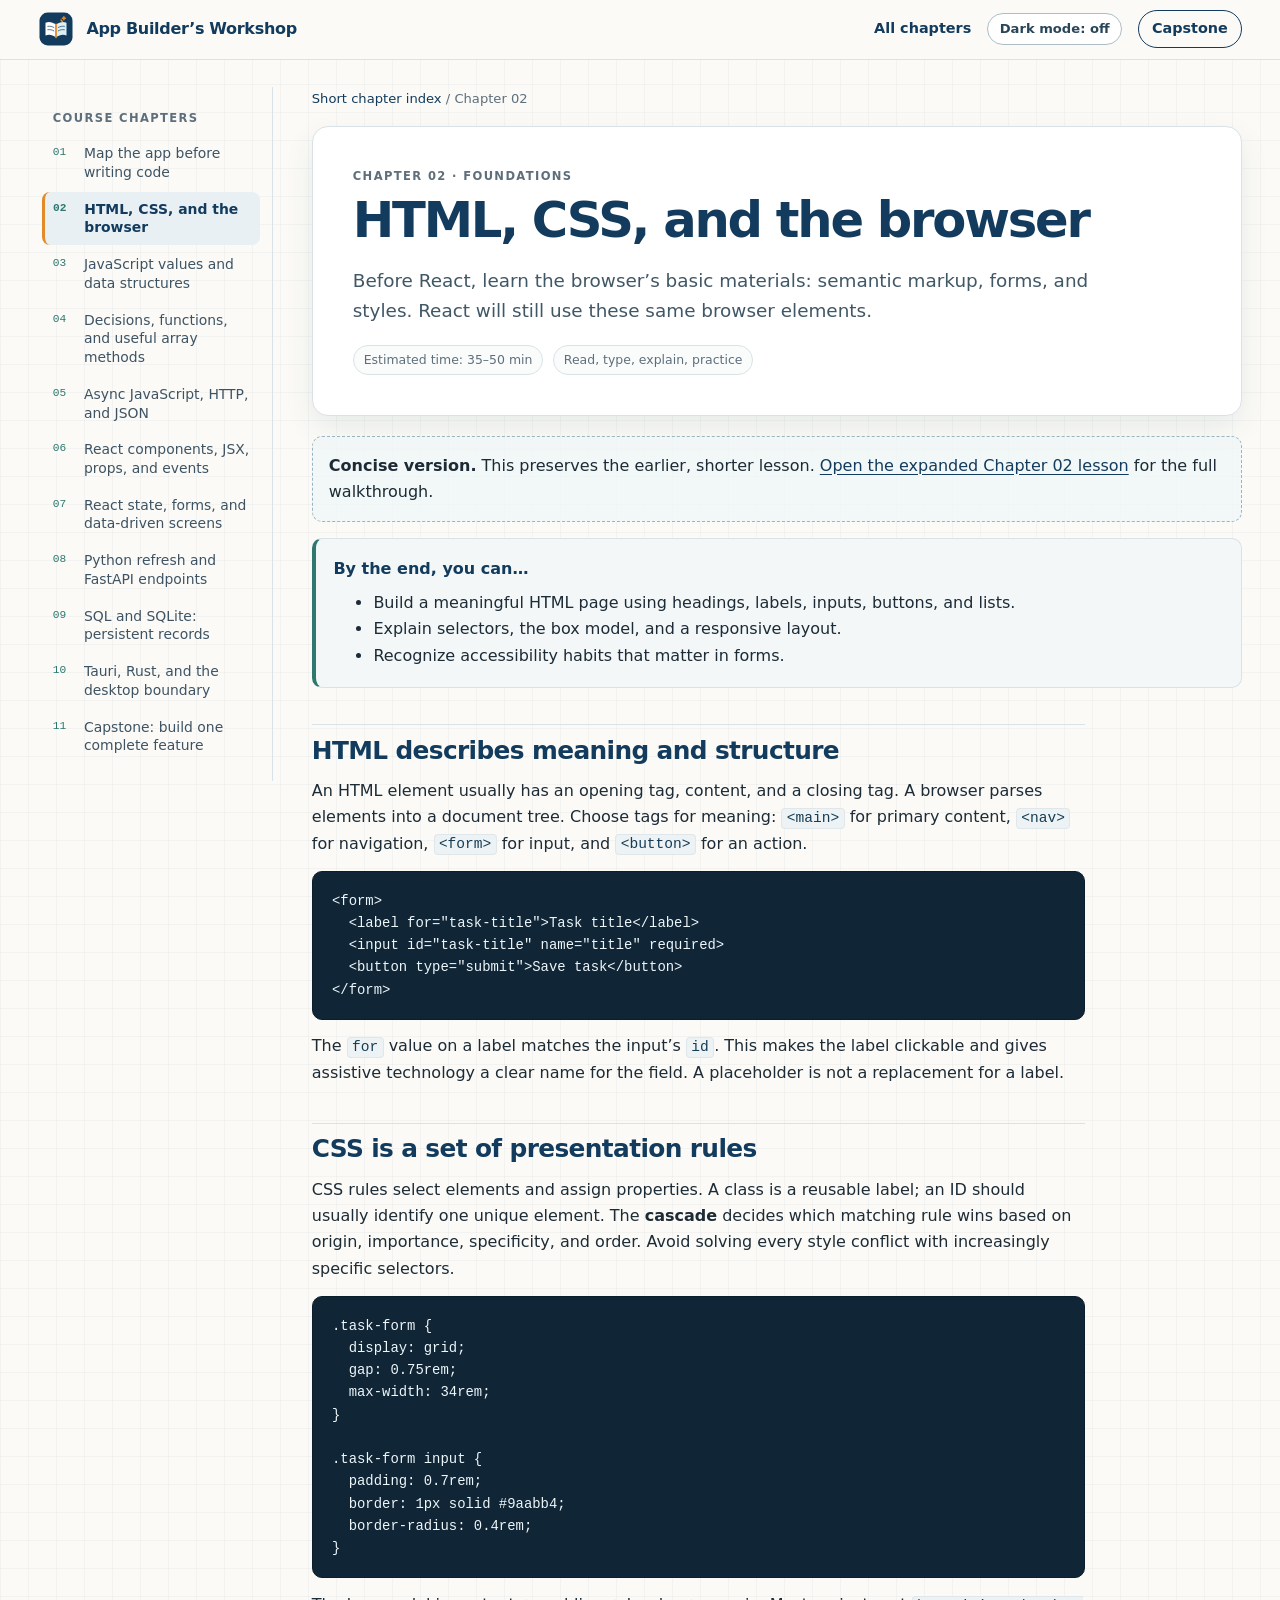
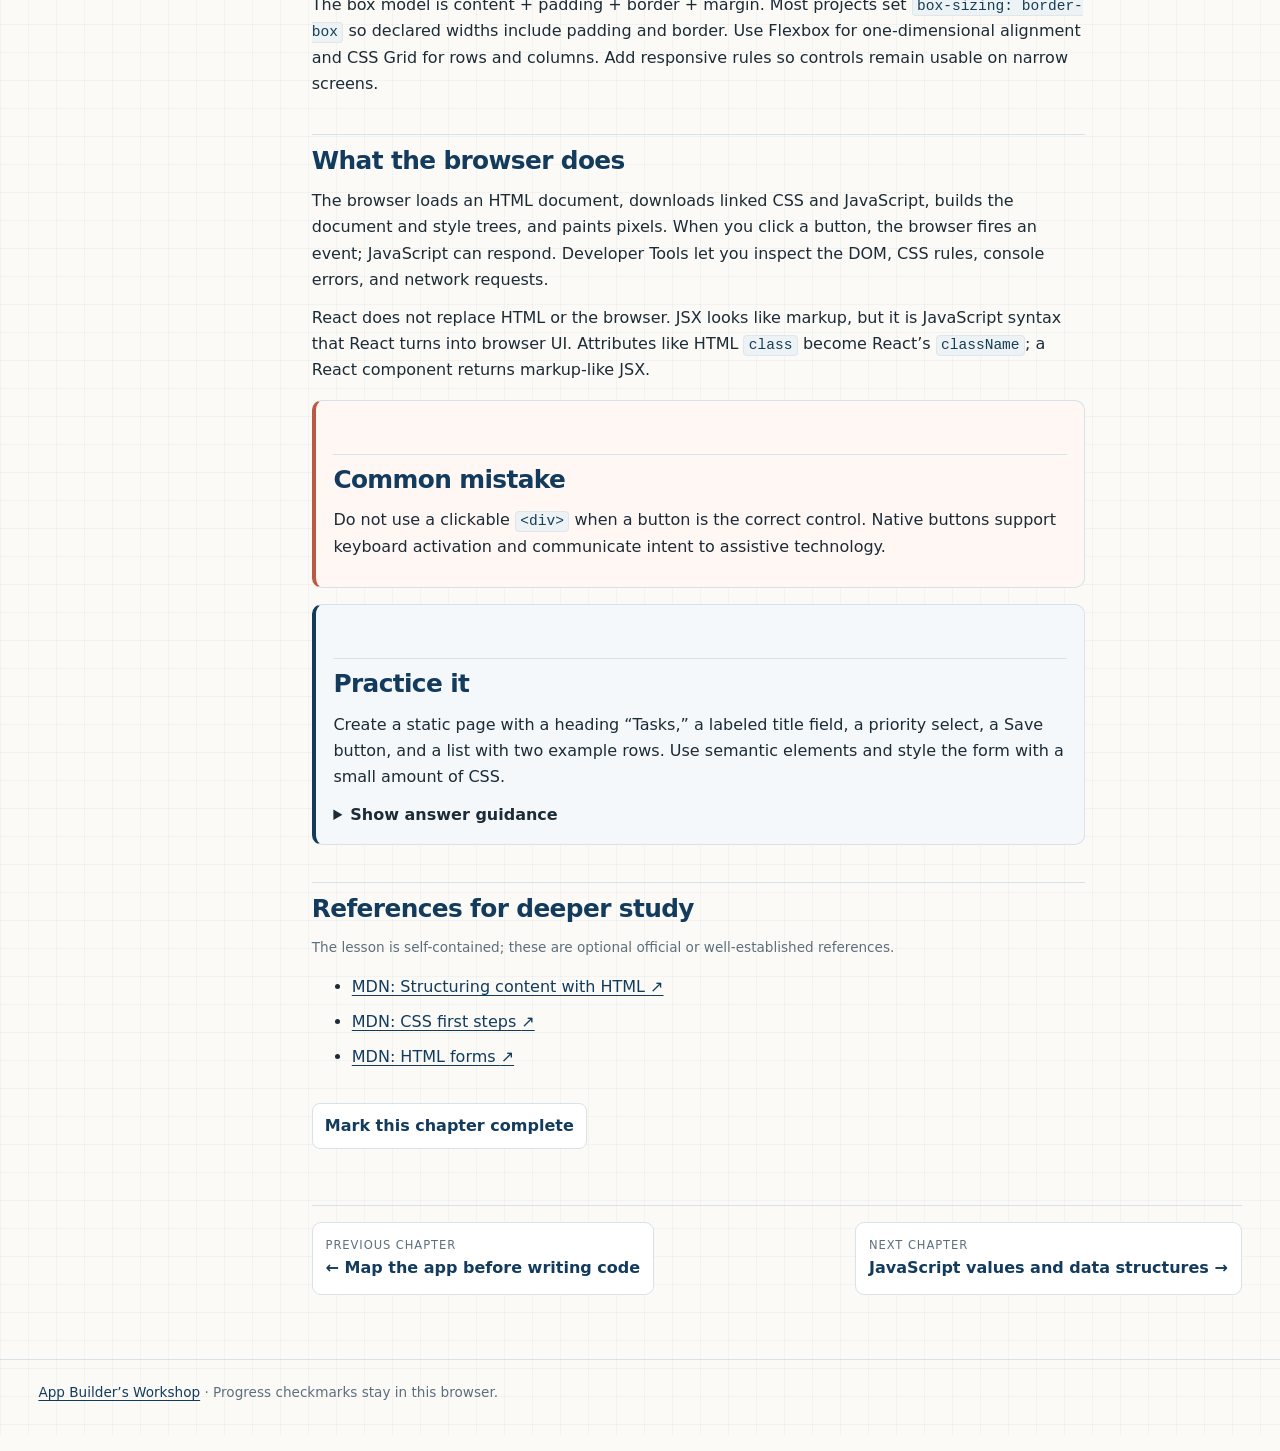
<file: short-chapters/02-html-css.html>
<!doctype html>
<html lang="en"><head><meta charset="utf-8"><meta name="viewport" content="width=device-width, initial-scale=1">
<meta name="description" content="Before React, learn the browser’s basic materials: semantic markup, forms, and styles. React will still use these same browser elements."><title>02 — HTML, CSS, and the browser · App Builder’s Workshop</title>
<link rel="icon" href="../assets/course-mark.svg" type="image/svg+xml"><script>(()=>{let saved=null;try{saved=localStorage.getItem("app-workshop-theme");}catch{}const theme=saved==="dark"||saved==="light"?saved:(matchMedia("(prefers-color-scheme: dark)").matches?"dark":"light");document.documentElement.dataset.theme=theme;})();</script><link rel="stylesheet" href="../assets/site.css"></head>
<body data-track="short" data-chapter="02-html-css"><a class="skip-link" href="#main">Skip to lesson</a>
<header class="topbar"><div class="topbar-inner"><a class="brand" href="../index.html"><img src="../assets/course-mark.svg" alt=""><span>App Builder’s Workshop</span></a><nav class="topnav" aria-label="Main navigation"><a href="index.html">All chapters</a><button class="theme-toggle" type="button" data-theme-toggle aria-pressed="false">Dark mode: off</button><a class="nav-pill" href="11-capstone.html">Capstone</a></nav></div></header>
<div class="reading-progress" aria-hidden="true"><span data-reading-progress></span></div>
<main id="main" class="layout"><aside class="rail" aria-label="Course chapters"><div class="rail-label">Course chapters</div>
<a href="01-app-map.html"><span class="rail-number">01</span>Map the app before writing code</a>
<a href="02-html-css.html" aria-current="page"><span class="rail-number">02</span>HTML, CSS, and the browser</a>
<a href="03-js-data.html"><span class="rail-number">03</span>JavaScript values and data structures</a>
<a href="04-js-logic.html"><span class="rail-number">04</span>Decisions, functions, and useful array methods</a>
<a href="05-async-json.html"><span class="rail-number">05</span>Async JavaScript, HTTP, and JSON</a>
<a href="06-react-components.html"><span class="rail-number">06</span>React components, JSX, props, and events</a>
<a href="07-react-state.html"><span class="rail-number">07</span>React state, forms, and data-driven screens</a>
<a href="08-python-fastapi.html"><span class="rail-number">08</span>Python refresh and FastAPI endpoints</a>
<a href="09-sqlite.html"><span class="rail-number">09</span>SQL and SQLite: persistent records</a>
<a href="10-tauri-rust.html"><span class="rail-number">10</span>Tauri, Rust, and the desktop boundary</a>
<a href="11-capstone.html"><span class="rail-number">11</span>Capstone: build one complete feature</a></aside><div class="main">
<div class="crumbs"><a href="index.html">Short chapter index</a> / Chapter 02</div>
<header class="lesson-header"><div class="eyebrow">Chapter 02 · Foundations</div><h1>HTML, CSS, and the browser</h1><p class="lead">Before React, learn the browser’s basic materials: semantic markup, forms, and styles. React will still use these same browser elements.</p><div class="lesson-meta"><span>Estimated time: 35–50 min</span><span>Read, type, explain, practice</span></div></header>
<div class="note-box short-version-note"><strong>Concise version.</strong> This preserves the earlier, shorter lesson. <a href="../chapters/02-html-css.html">Open the expanded Chapter 02 lesson</a> for the full walkthrough.</div>
<section class="outcomes"><h2>By the end, you can…</h2><ul><li>Build a meaningful HTML page using headings, labels, inputs, buttons, and lists.</li><li>Explain selectors, the box model, and a responsive layout.</li><li>Recognize accessibility habits that matter in forms.</li></ul></section>
<article class="lesson-content"><section id="section-1"><h2>HTML describes meaning and structure <a class="section-anchor" href="#section-1" aria-label="Link to HTML describes meaning and structure">¶</a></h2><p>An HTML element usually has an opening tag, content, and a closing tag. A browser parses elements into a document tree. Choose tags for meaning: <code>&lt;main&gt;</code> for primary content, <code>&lt;nav&gt;</code> for navigation, <code>&lt;form&gt;</code> for input, and <code>&lt;button&gt;</code> for an action.</p><pre><code>&lt;form&gt;
  &lt;label for="task-title"&gt;Task title&lt;/label&gt;
  &lt;input id="task-title" name="title" required&gt;
  &lt;button type="submit"&gt;Save task&lt;/button&gt;
&lt;/form&gt;</code></pre><p>The <code>for</code> value on a label matches the input’s <code>id</code>. This makes the label clickable and gives assistive technology a clear name for the field. A placeholder is not a replacement for a label.</p></section>
<section id="section-2"><h2>CSS is a set of presentation rules <a class="section-anchor" href="#section-2" aria-label="Link to CSS is a set of presentation rules">¶</a></h2><p>CSS rules select elements and assign properties. A class is a reusable label; an ID should usually identify one unique element. The <strong>cascade</strong> decides which matching rule wins based on origin, importance, specificity, and order. Avoid solving every style conflict with increasingly specific selectors.</p><pre><code>.task-form {
  display: grid;
  gap: 0.75rem;
  max-width: 34rem;
}

.task-form input {
  padding: 0.7rem;
  border: 1px solid #9aabb4;
  border-radius: 0.4rem;
}</code></pre><p>The box model is content + padding + border + margin. Most projects set <code>box-sizing: border-box</code> so declared widths include padding and border. Use Flexbox for one-dimensional alignment and CSS Grid for rows and columns. Add responsive rules so controls remain usable on narrow screens.</p></section>
<section id="section-3"><h2>What the browser does <a class="section-anchor" href="#section-3" aria-label="Link to What the browser does">¶</a></h2><p>The browser loads an HTML document, downloads linked CSS and JavaScript, builds the document and style trees, and paints pixels. When you click a button, the browser fires an event; JavaScript can respond. Developer Tools let you inspect the DOM, CSS rules, console errors, and network requests.</p><p>React does not replace HTML or the browser. JSX looks like markup, but it is JavaScript syntax that React turns into browser UI. Attributes like HTML <code>class</code> become React’s <code>className</code>; a React component returns markup-like JSX.</p><div class="mistake"><h2>Common mistake</h2><p>Do not use a clickable <code>&lt;div&gt;</code> when a button is the correct control. Native buttons support keyboard activation and communicate intent to assistive technology.</p></div></section>
<section class="exercise" id="practice"><h2>Practice it</h2><p>Create a static page with a heading “Tasks,” a labeled title field, a priority select, a Save button, and a list with two example rows. Use semantic elements and style the form with a small amount of CSS.</p><details><summary><strong>Show answer guidance</strong></summary><div class="answer"><p>Check that every field has a visible label, the button is a real button, headings follow a sensible order, and the page remains readable when the viewport is narrow. Do not add React yet; this lesson is about browser fundamentals.</p></div></details></section>
<section class="resource-list" id="references"><h2>References for deeper study</h2><p class="small muted">The lesson is self-contained; these are optional official or well-established references.</p><ul><li><a href="https://developer.mozilla.org/en-US/docs/Learn_web_development/Core/Structuring_content" target="_blank" rel="noopener noreferrer">MDN: Structuring content with HTML <span aria-hidden="true">↗</span></a></li><li><a href="https://developer.mozilla.org/en-US/docs/Learn_web_development/Core/Styling_basics" target="_blank" rel="noopener noreferrer">MDN: CSS first steps <span aria-hidden="true">↗</span></a></li><li><a href="https://developer.mozilla.org/en-US/docs/Learn_web_development/Extensions/Forms" target="_blank" rel="noopener noreferrer">MDN: HTML forms <span aria-hidden="true">↗</span></a></li></ul></section>
</article>
<button class="mark-complete" type="button" data-complete aria-pressed="false">Mark this chapter complete</button>
<nav class="lesson-nav" aria-label="Previous and next chapters"><a href="01-app-map.html"><small>Previous chapter</small><strong>← Map the app before writing code</strong></a><a href="03-js-data.html"><small>Next chapter</small><strong>JavaScript values and data structures →</strong></a></nav>
</div></main><footer class="footer"><a href="../index.html">App Builder’s Workshop</a> · Progress checkmarks stay in this browser.</footer><script src="../assets/site.js" defer></script></body></html>
</file>
<file: assets/site.css>
:root{--navy:#123b5d;--navy-2:#0c2b46;--orange:#e38b29;--teal:#2e786f;--ink:#1c2b36;--muted:#5e6f7c;--paper:#fbfaf6;--card:#fff;--line:#d9e2e7;--soft:#eef4f6;--code:#102536;--shadow:0 12px 30px rgba(18,59,93,.08);--sans:"IBM Plex Sans",Inter,ui-sans-serif,system-ui,-apple-system,"Segoe UI",sans-serif;--mono:ui-monospace,SFMono-Regular,Consolas,"Liberation Mono",monospace;--measure:76ch}*{box-sizing:border-box}html{scroll-behavior:smooth;scroll-padding-top:5rem}body{margin:0;color:var(--ink);background-color:var(--paper);background-image:linear-gradient(rgba(18,59,93,.035) 1px,transparent 1px),linear-gradient(90deg,rgba(18,59,93,.035) 1px,transparent 1px);background-size:28px 28px;font:16px/1.65 var(--sans)}a{color:var(--navy);text-underline-offset:.2em}a:hover{color:#0a6e80}button,input{font:inherit}.skip-link{position:absolute;left:-999px;top:auto;background:#fff;padding:.7rem;z-index:99}.skip-link:focus{left:1rem;top:1rem}.topbar{position:sticky;top:0;z-index:20;background:rgba(251,250,246,.94);backdrop-filter:blur(10px);border-bottom:1px solid var(--line)}.topbar-inner{max-width:1440px;margin:auto;padding:.65rem clamp(1rem,3vw,2.5rem);display:flex;align-items:center;justify-content:space-between;gap:1rem}.brand{display:flex;align-items:center;gap:.75rem;text-decoration:none;font-weight:750;letter-spacing:-.02em;color:var(--navy)}.brand img{width:36px;height:36px}.topnav{display:flex;gap:1rem;align-items:center}.topnav a{font-size:.9rem;font-weight:650;text-decoration:none}.topnav .nav-pill{border:1px solid var(--navy);border-radius:999px;padding:.38rem .8rem}.layout{max-width:1440px;margin:0 auto;padding:1.5rem clamp(1rem,3vw,2.5rem) 4rem;display:grid;grid-template-columns:235px minmax(0,1fr);gap:clamp(1.25rem,3vw,3.25rem);align-items:start}.rail{position:sticky;top:5rem;max-height:calc(100vh - 6rem);overflow:auto;padding:.9rem .75rem 1rem .25rem;border-right:1px solid var(--line)}.rail-label,.eyebrow,.micro-label{font-size:.72rem;letter-spacing:.12em;text-transform:uppercase;color:var(--muted);font-weight:750}.rail-label{padding:0 .65rem;margin:.5rem 0}.rail a{display:flex;gap:.6rem;align-items:flex-start;text-decoration:none;padding:.5rem .65rem;margin:.12rem 0;border-radius:8px;font-size:.87rem;line-height:1.35;color:#3d5363}.rail a:hover,.rail a[aria-current=page]{background:#e8f0f3;color:var(--navy)}.rail a[aria-current=page]{font-weight:750;border-left:3px solid var(--orange);padding-left:.48rem}.rail-number{font-family:var(--mono);font-size:.7rem;color:var(--teal);min-width:1.35rem;padding-top:.08rem}.main{min-width:0}.crumbs{font-size:.82rem;color:var(--muted);margin:.1rem 0 1rem}.crumbs a{text-decoration:none}.hero,.lesson-header,.content-card{background:var(--card);border:1px solid var(--line);box-shadow:var(--shadow);border-radius:16px}.hero{padding:clamp(1.5rem,4vw,3.25rem);position:relative;overflow:hidden}.hero:after{content:"";position:absolute;right:-3rem;top:-4rem;width:19rem;height:19rem;border-radius:50%;border:1px solid rgba(18,59,93,.11);box-shadow:0 0 0 20px rgba(18,59,93,.025),0 0 0 40px rgba(18,59,93,.025),0 0 0 60px rgba(18,59,93,.025);pointer-events:none}.hero h1,.lesson-header h1{color:var(--navy);font-size:clamp(2rem,5vw,3.8rem);line-height:1.08;letter-spacing:-.045em;max-width:18ch;margin:.5rem 0 1rem}.hero p.lead,.lesson-header p.lead{max-width:68ch;font-size:1.15rem;color:#405766}.hero-actions{display:flex;flex-wrap:wrap;gap:.75rem;margin-top:1.5rem}.button{display:inline-flex;align-items:center;justify-content:center;text-decoration:none;font-weight:700;padding:.7rem 1rem;border-radius:8px;border:1px solid var(--navy);background:var(--navy);color:white}.button:hover{background:var(--navy-2);color:#fff}.button.secondary{background:white;color:var(--navy)}.hero-diagram{position:relative;z-index:1;margin:2rem 0 .4rem;background:#f3f7f8;border:1px solid var(--line);border-radius:12px;padding:1rem;overflow:auto}.diagram-row{display:flex;align-items:stretch;justify-content:center;gap:.7rem;min-width:640px}.diagram-box{flex:1;background:white;border:1px solid #bed0d8;border-top:3px solid var(--teal);border-radius:8px;padding:.85rem;min-width:120px}.diagram-box strong{display:block;color:var(--navy);font-size:.9rem}.diagram-box span{display:block;color:var(--muted);font-size:.78rem}.diagram-arrow{align-self:center;color:var(--orange);font-weight:900;font-size:1.3rem}.section-heading{display:flex;justify-content:space-between;gap:1rem;align-items:end;margin:2.6rem 0 1rem;border-bottom:1px solid var(--line);padding-bottom:.65rem}.section-heading h2{margin:0;color:var(--navy);font-size:1.5rem;letter-spacing:-.025em}.section-heading p{margin:0;color:var(--muted);font-size:.88rem}.roadmap{display:grid;grid-template-columns:repeat(2,minmax(0,1fr));gap:.8rem}.chapter-card{display:grid;grid-template-columns:auto 1fr;gap:.9rem;background:white;border:1px solid var(--line);border-radius:12px;padding:1rem;text-decoration:none;box-shadow:0 4px 12px rgba(18,59,93,.04);transition:transform .16s ease,border-color .16s ease}.chapter-card:hover{transform:translateY(-2px);border-color:#9db9c5}.chapter-card .index{display:grid;place-items:center;width:2.3rem;height:2.3rem;border-radius:7px;background:#e9f1f4;color:var(--navy);font:700 .8rem var(--mono)}.chapter-card strong{display:block;color:var(--ink);line-height:1.3}.chapter-card small{display:block;color:var(--muted);margin-top:.3rem;line-height:1.45}.status-strip{display:flex;flex-wrap:wrap;gap:.6rem;margin-top:1.2rem}.status-chip{padding:.28rem .62rem;border:1px solid var(--line);border-radius:999px;color:#49606d;background:#fff;font-size:.78rem;font-weight:650}.lesson-header{padding:clamp(1.4rem,3.5vw,2.5rem);margin-bottom:1.25rem}.lesson-header h1{font-size:clamp(2rem,4vw,3.1rem);max-width:24ch}.lesson-meta{display:flex;flex-wrap:wrap;gap:.6rem;margin-top:1.1rem}.lesson-meta span{font-size:.78rem;color:var(--muted);border:1px solid var(--line);background:#fafcfc;border-radius:999px;padding:.22rem .62rem}.outcomes,.callout,.exercise,.mistake,.answer{padding:1rem 1.1rem;border-radius:10px;margin:1rem 0;background:#f3f7f8;border:1px solid var(--line)}.outcomes{border-left:4px solid var(--teal)}.callout{border-left:4px solid var(--orange);background:#fff9f0}.mistake{border-left:4px solid #ba5944;background:#fff7f4}.exercise{border-left:4px solid var(--navy);background:#f5f8fb}.answer{background:#f3faf7;border-left:4px solid var(--teal)}.outcomes h2,.callout h2,.exercise h2,.mistake h2,.answer h2{font-size:1rem;margin:.05rem 0 .45rem;color:var(--navy)}.outcomes ul,.exercise ul,.exercise ol{margin:.4rem 0 .1rem}.lesson-content{max-width:var(--measure)}.lesson-content h2{margin:2.3rem 0 .7rem;padding-top:.65rem;color:var(--navy);font-size:1.55rem;line-height:1.25;letter-spacing:-.025em;border-top:1px solid var(--line)}.lesson-content h3{margin:1.55rem 0 .4rem;color:#24546f;font-size:1.15rem}.lesson-content p{margin:.7rem 0}.lesson-content li{margin:.35rem 0}.lesson-content code:not(pre code),.inline-code{font: .91em var(--mono);background:#edf2f4;border:1px solid #dfe7ea;border-radius:4px;padding:.1em .3em;color:#153d56}.lesson-content pre{overflow:auto;background:var(--code);color:#edf6f9;padding:1.1rem 1.2rem;border-radius:10px;border:1px solid #0b1e2b;line-height:1.55;font: .87rem/1.6 var(--mono);tab-size:2}.lesson-content pre code{color:inherit}.code-label{display:block;font-size:.7rem;text-transform:uppercase;letter-spacing:.1em;color:#99bac8;margin:-.2rem 0 .45rem;font-family:var(--sans);font-weight:700}.lesson-content table{width:100%;border-collapse:collapse;margin:1rem 0;font-size:.93rem;background:white}.lesson-content th,.lesson-content td{border:1px solid var(--line);padding:.65rem .72rem;text-align:left;vertical-align:top}.lesson-content th{background:#eff4f6;color:var(--navy)}.lesson-content blockquote{margin:1rem 0;padding:.6rem 1rem;border-left:3px solid var(--orange);background:#fff9f0;color:#495b63}.section-anchor{font-size:.75rem;opacity:0;text-decoration:none;margin-left:.45rem}.lesson-content h2:hover .section-anchor,.lesson-content h2:focus-within .section-anchor{opacity:1}.mark-complete{display:inline-flex;gap:.5rem;align-items:center;margin:1rem 0;padding:.55rem .75rem;border:1px solid var(--line);border-radius:8px;background:white;color:var(--navy);font-weight:650;cursor:pointer}.mark-complete[aria-pressed=true]{border-color:#9dc6b9;background:#eef8f3;color:#23634f}.lesson-nav{display:flex;justify-content:space-between;gap:1rem;margin:2.5rem 0 0;padding-top:1rem;border-top:1px solid var(--line)}.lesson-nav a{max-width:48%;text-decoration:none;border:1px solid var(--line);background:white;padding:.8rem;border-radius:9px}.lesson-nav a:hover{border-color:#92b3c0}.lesson-nav small{display:block;color:var(--muted);font-size:.72rem;text-transform:uppercase;letter-spacing:.08em}.lesson-nav strong{display:block}.footer{max-width:1440px;margin:0 auto;padding:1.3rem clamp(1rem,3vw,2.5rem) 2rem;border-top:1px solid var(--line);color:var(--muted);font-size:.85rem}.reading-progress{height:3px;background:transparent}.reading-progress span{height:100%;display:block;width:0;background:var(--orange);transition:width .1s linear}.resource-list a{overflow-wrap:anywhere}.resource-list li{margin:.55rem 0}.course-progress{display:flex;align-items:center;gap:.75rem;background:#f2f6f7;border:1px solid var(--line);padding:.75rem .9rem;border-radius:10px}.progress-track{height:8px;background:#d9e4e8;border-radius:999px;flex:1;overflow:hidden}.progress-track span{display:block;height:100%;width:0;background:var(--teal);border-radius:inherit;transition:width .2s}.muted{color:var(--muted)}.mono{font-family:var(--mono)}.small{font-size:.85rem}.glossary{display:grid;grid-template-columns:10rem 1fr;gap:.25rem 1rem}.glossary dt{font-weight:700;color:var(--navy)}.glossary dd{margin:0 0 .5rem}.note-box{padding:1rem;border:1px dashed #9bb5c0;background:rgba(239,245,247,.72);border-radius:10px}.sr-only{position:absolute;width:1px;height:1px;padding:0;margin:-1px;overflow:hidden;clip:rect(0,0,0,0);white-space:nowrap;border:0}*:focus-visible{outline:3px solid rgba(227,139,41,.75);outline-offset:3px}@media(max-width:850px){.layout{grid-template-columns:1fr;gap:.9rem}.rail{position:static;max-height:none;border-right:0;border-bottom:1px solid var(--line);padding:.25rem 0 .8rem;display:flex;gap:.25rem;overflow-x:auto}.rail-label{display:none}.rail a{white-space:nowrap;align-items:center}.rail-number{min-width:auto}.roadmap{grid-template-columns:1fr}.hero:after{opacity:.45}.topnav{gap:.6rem}.topnav a{font-size:.82rem}}@media(max-width:520px){body{font-size:15px}.topbar-inner{padding:.55rem .8rem}.brand{font-size:.9rem}.brand img{width:31px;height:31px}.topnav a:not(.nav-pill){display:none}.layout{padding:1rem .8rem 2.5rem}.hero,.lesson-header{padding:1.2rem;border-radius:12px}.lesson-content pre{font-size:.79rem;padding:.85rem}.lesson-nav a{font-size:.85rem}.section-heading{align-items:start;flex-direction:column}.glossary{grid-template-columns:1fr;gap:0}.glossary dd{margin-bottom:.8rem}}@media(prefers-reduced-motion:reduce){html{scroll-behavior:auto}*,*::before,*::after{transition:none!important;animation:none!important}}@media print{.topbar,.rail,.hero-actions,.mark-complete,.lesson-nav,.footer{display:none!important}body{background:white;color:black}.layout{display:block;max-width:none;padding:0}.lesson-header,.content-card{box-shadow:none;border:0;padding:0}.lesson-content{max-width:none}.lesson-content pre{white-space:pre-wrap;overflow-wrap:anywhere;background:#f1f1f1;color:#111;border:1px solid #bbb}.lesson-content a{color:#111;text-decoration:underline}}


/* Persistent dark theme */
:root[data-theme="dark"]{color-scheme:dark;--navy:#a8d6f2;--navy-2:#d0eaff;--orange:#f3ad52;--teal:#79cabb;--ink:#e3edf3;--muted:#a8bac6;--paper:#111a21;--card:#1a2730;--line:#344651;--soft:#202f39;--code:#0b141b;--shadow:0 12px 30px rgba(0,0,0,.22)}
:root[data-theme="dark"] body{background-color:var(--paper);background-image:linear-gradient(rgba(180,210,225,.035) 1px,transparent 1px),linear-gradient(90deg,rgba(180,210,225,.035) 1px,transparent 1px)}
:root[data-theme="dark"] a{color:#9ed8f5}:root[data-theme="dark"] a:hover{color:#c2e9ff}
:root[data-theme="dark"] .skip-link{background:#24343e;color:#fff}
:root[data-theme="dark"] .topbar{background:rgba(17,26,33,.94)}
:root[data-theme="dark"] .rail a{color:#c0d0da}:root[data-theme="dark"] .rail a:hover,:root[data-theme="dark"] .rail a[aria-current="page"]{background:#263943;color:#e2f2fa}
:root[data-theme="dark"] .hero:after{border-color:rgba(168,214,242,.13);box-shadow:0 0 0 20px rgba(168,214,242,.025),0 0 0 40px rgba(168,214,242,.025),0 0 0 60px rgba(168,214,242,.025)}
:root[data-theme="dark"] .hero p.lead,:root[data-theme="dark"] .lesson-header p.lead{color:#bdcbd4}
:root[data-theme="dark"] .button{background:#35799e;border-color:#35799e;color:#fff}:root[data-theme="dark"] .button:hover{background:#438fb5;color:#fff}
:root[data-theme="dark"] .button.secondary{background:#202f39;color:#d8edf7;border-color:#577184}
:root[data-theme="dark"] .hero-diagram{background:#17242d}:root[data-theme="dark"] .diagram-box{background:#1e2e38;border-color:#415663}:root[data-theme="dark"] .diagram-box strong{color:#b9e2f6}
:root[data-theme="dark"] .chapter-card{background:var(--card);box-shadow:0 4px 12px rgba(0,0,0,.16)}:root[data-theme="dark"] .chapter-card strong{color:var(--ink)}:root[data-theme="dark"] .chapter-card .index{background:#263b47;color:#c6e9fa}
:root[data-theme="dark"] .status-chip{background:#202f39;color:#c1d0d9}
:root[data-theme="dark"] .lesson-meta span{background:#202f39;color:#c2d0d8}
:root[data-theme="dark"] .outcomes,:root[data-theme="dark"] .exercise{background:#202f39}
:root[data-theme="dark"] .callout{background:#352d22}:root[data-theme="dark"] .mistake{background:#382926}:root[data-theme="dark"] .answer{background:#20352f}
:root[data-theme="dark"] .lesson-content code:not(pre code),:root[data-theme="dark"] .inline-code{background:#293944;border-color:#40535f;color:#d1e8f3}
:root[data-theme="dark"] .lesson-content table{background:#19262f}:root[data-theme="dark"] .lesson-content th{background:#243640;color:#d2ebf6}:root[data-theme="dark"] .lesson-content td,:root[data-theme="dark"] .lesson-content th{border-color:#40515c}
:root[data-theme="dark"] .lesson-content blockquote{background:#352d22;color:#e1d3c1}
:root[data-theme="dark"] .mark-complete,:root[data-theme="dark"] .lesson-nav a{background:#1a2730;color:#c8e6f4}
:root[data-theme="dark"] .mark-complete[aria-pressed="true"]{background:#203a32;color:#a8e0ca;border-color:#42725f}
:root[data-theme="dark"] .course-progress{background:#202f39}:root[data-theme="dark"] .progress-track{background:#3b4d58}
:root[data-theme="dark"] .note-box{background:rgba(32,47,57,.8);border-color:#526a77}
:root[data-theme="dark"] input[type="search"]{background:#202f39!important;color:var(--ink);border-color:#526875!important}
:root[data-theme="dark"] .theme-toggle{background:#253640;color:#e2edf3;border-color:#526875}
.theme-toggle{display:inline-flex;align-items:center;justify-content:center;white-space:nowrap;border:1px solid #aebdc5;border-radius:999px;padding:.38rem .72rem;background:#fff;color:#294659;font-size:.82rem;font-weight:700;cursor:pointer;line-height:1.35}
.theme-toggle:hover{border-color:var(--teal);background:var(--soft)}
.theme-toggle[aria-pressed="true"]{border-color:var(--teal)}
@media(max-width:850px){.theme-toggle{font-size:.78rem;padding:.35rem .58rem}}
@media(max-width:520px){.theme-toggle{font-size:.74rem;padding:.32rem .48rem}.topnav .nav-pill{display:none}}
@media print{:root[data-theme="dark"]{color-scheme:light;--ink:#111;--paper:#fff;--card:#fff;--muted:#444;--line:#bbb}:root[data-theme="dark"] body{background:#fff;color:#111}:root[data-theme="dark"] .outcomes,:root[data-theme="dark"] .callout,:root[data-theme="dark"] .exercise,:root[data-theme="dark"] .mistake,:root[data-theme="dark"] .answer,:root[data-theme="dark"] .lesson-nav a,:root[data-theme="dark"] .mark-complete{background:#fff;color:#111}}

/* Backend course track */
.module-list{display:flex;flex-direction:column;gap:1rem}.module-card{padding:1rem 1.25rem}.module-card h2{margin:.15rem 0 .4rem;color:var(--navy);font-size:1.22rem}.module-card p{margin:.4rem 0;color:var(--muted)}.module-card ol{margin:.6rem 0 .1rem;padding-left:1.4rem}.module-card li{margin:.35rem 0}.module-kicker{color:var(--teal);font-size:.72rem;font-weight:800;letter-spacing:.11em;text-transform:uppercase}.module-card a{font-weight:650}.module-card a:hover{text-decoration-thickness:2px}

.backend-lesson h2{scroll-margin-top:5rem}.backend-lesson h3{scroll-margin-top:5rem}.lesson-tools{display:flex;flex-wrap:wrap;gap:.7rem 1rem;align-items:center;padding:.7rem .9rem;margin:0 0 1rem;border:1px solid var(--line);border-radius:9px;background:var(--card);font-size:.84rem}.lesson-tools a{font-weight:700;text-decoration:none}.lesson-tools span{color:var(--muted)}.backend-lesson pre{margin:1rem 0}.backend-lesson h2{border-top:1px solid var(--line)}:root[data-theme="dark"] .lesson-tools{background:var(--card)}

.course-references{margin:2.4rem 0 0;padding-top:.8rem;border-top:1px solid var(--line)}.course-references h2{border:0!important;padding:0!important;margin:.6rem 0;color:var(--navy)}.course-references ol{padding-left:1.35rem}.course-references li{margin:.45rem 0;overflow-wrap:anywhere}.course-references a{font-size:.9rem;font-weight:650}.backend-lesson #capstone-step,.backend-lesson #references{scroll-margin-top:5.5rem}
</file>
